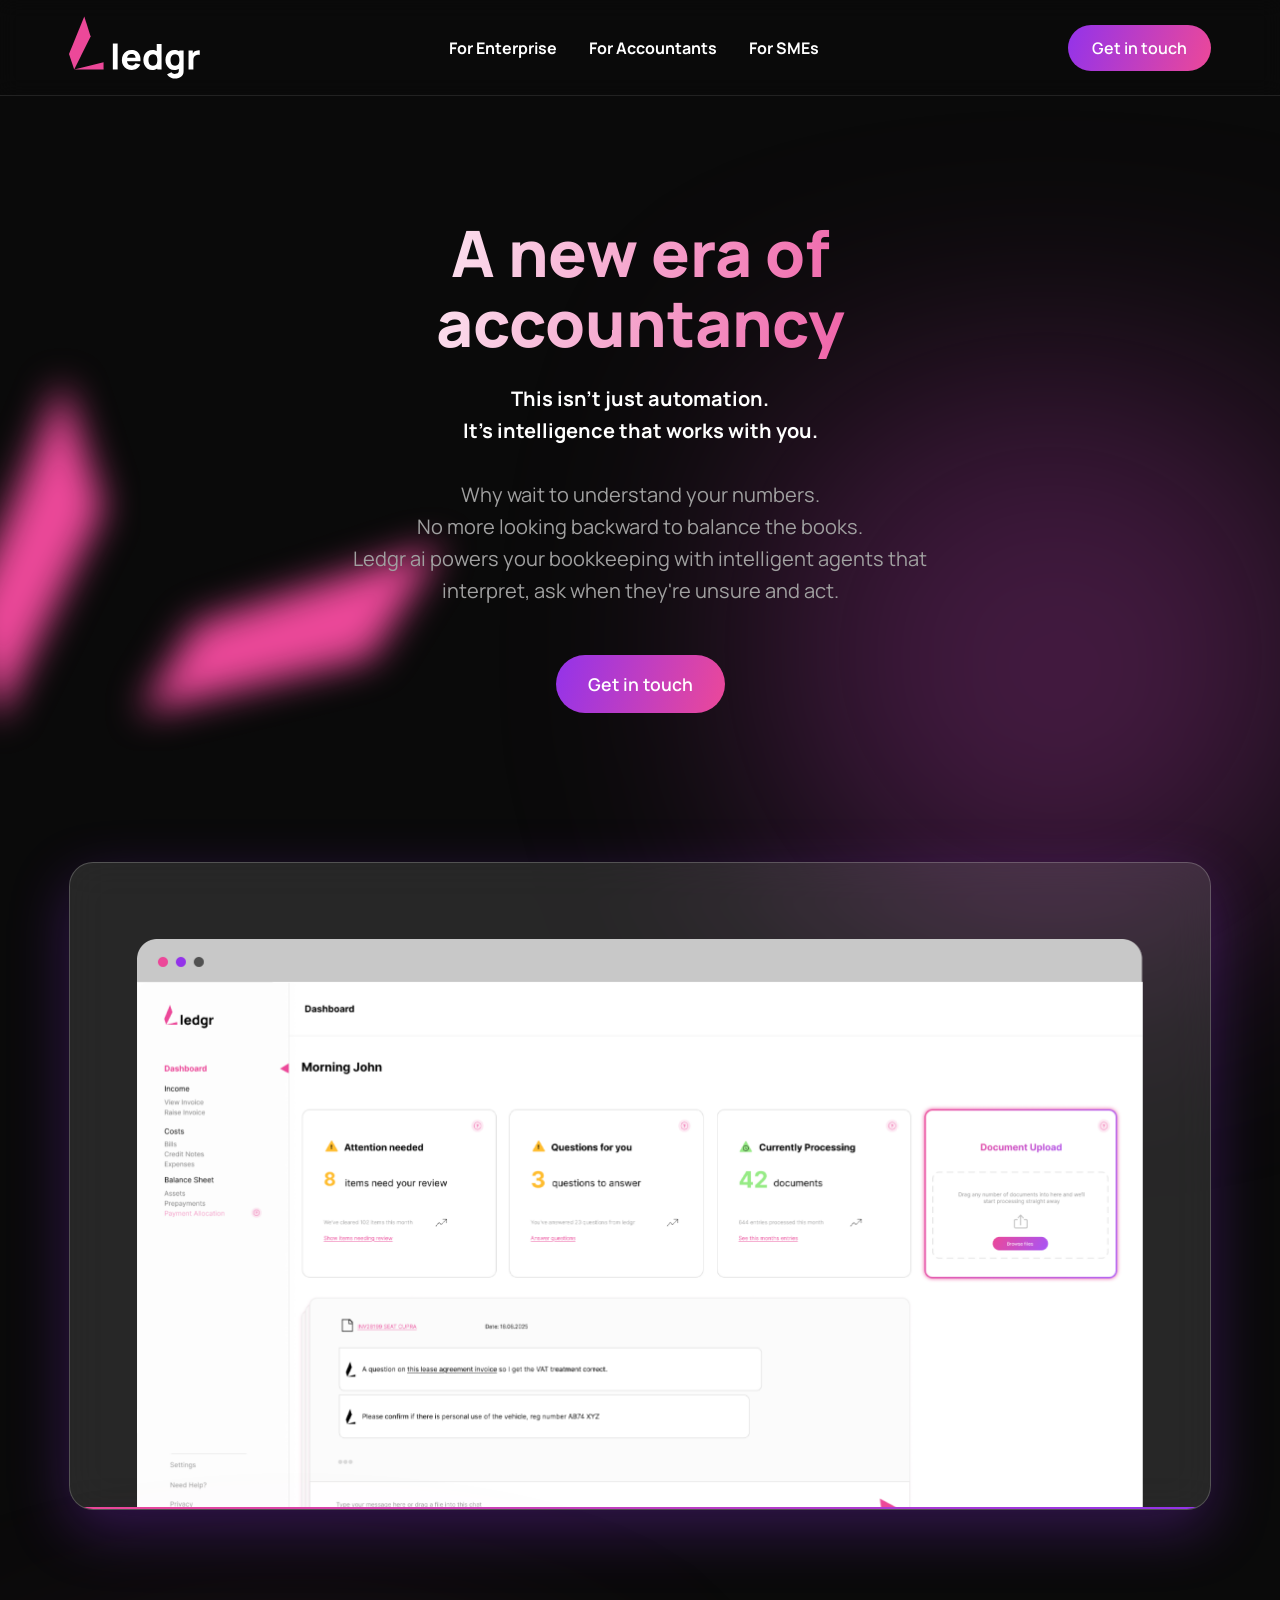
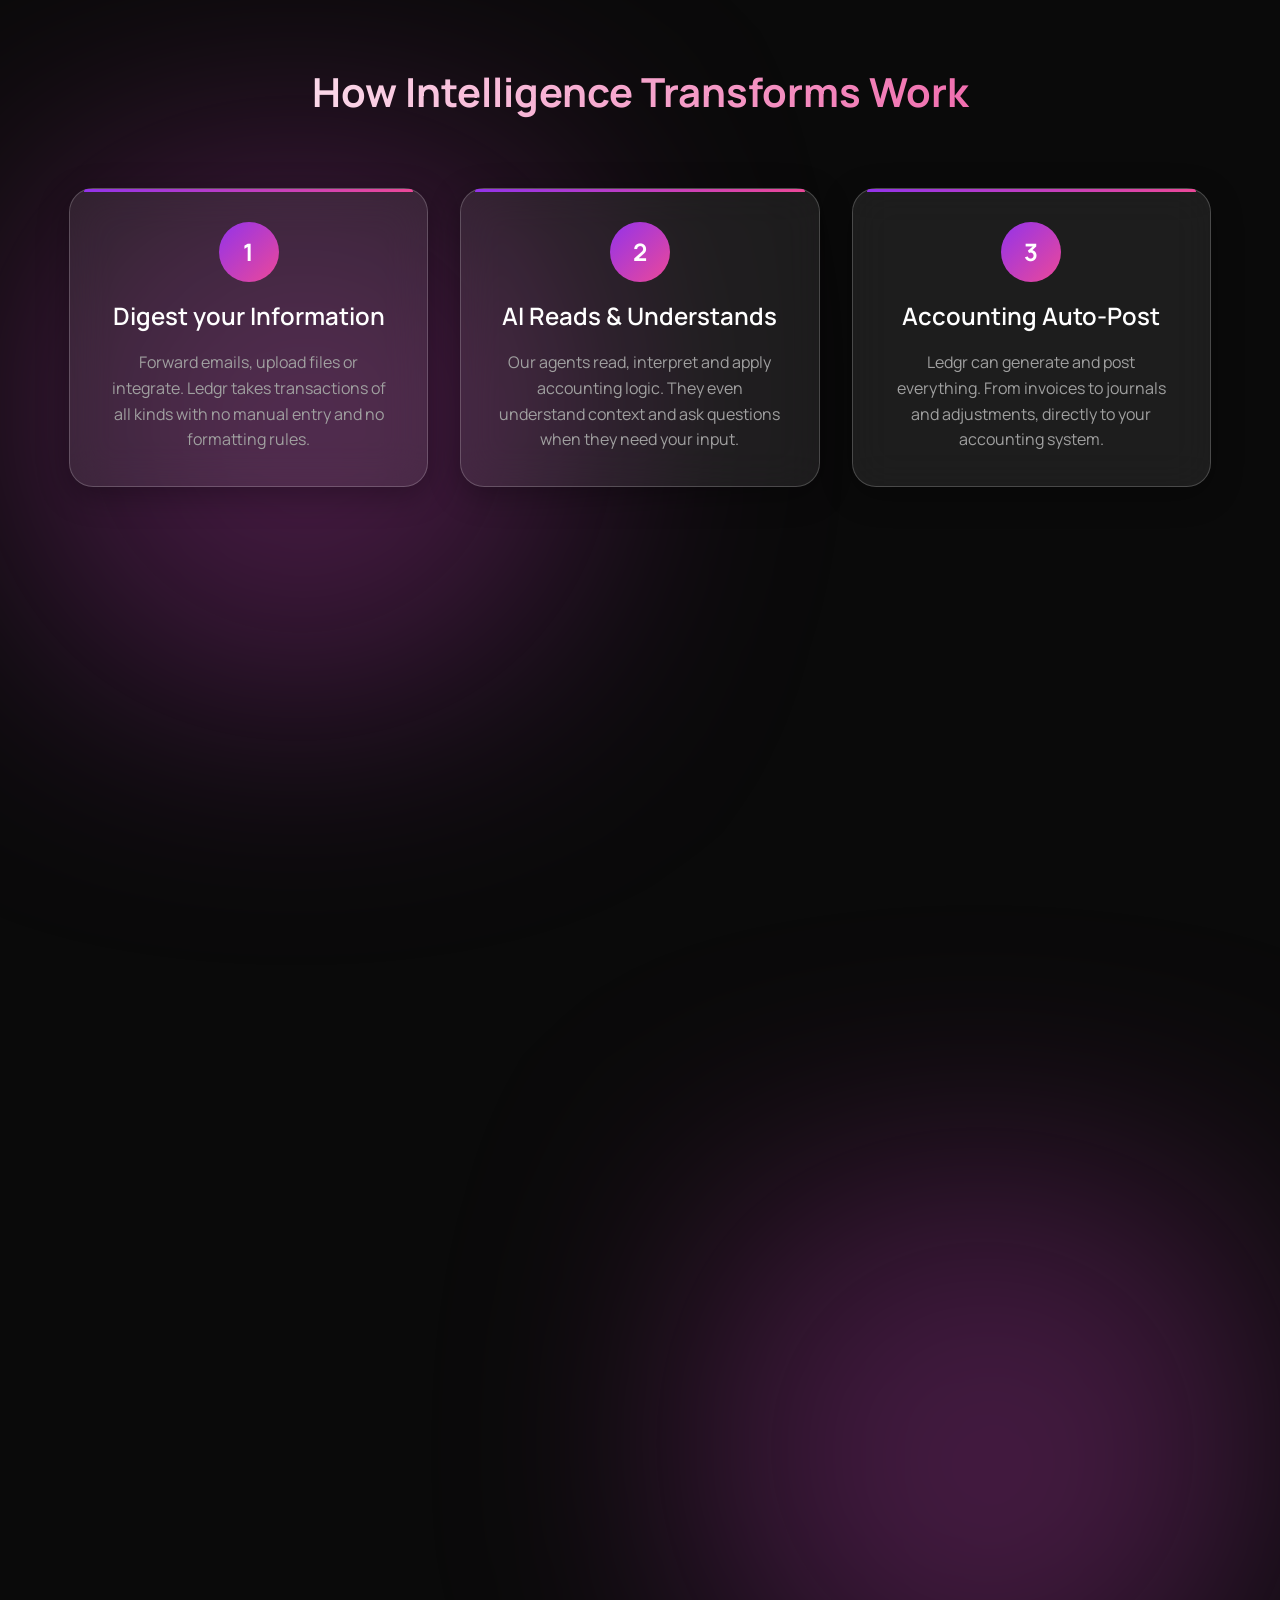
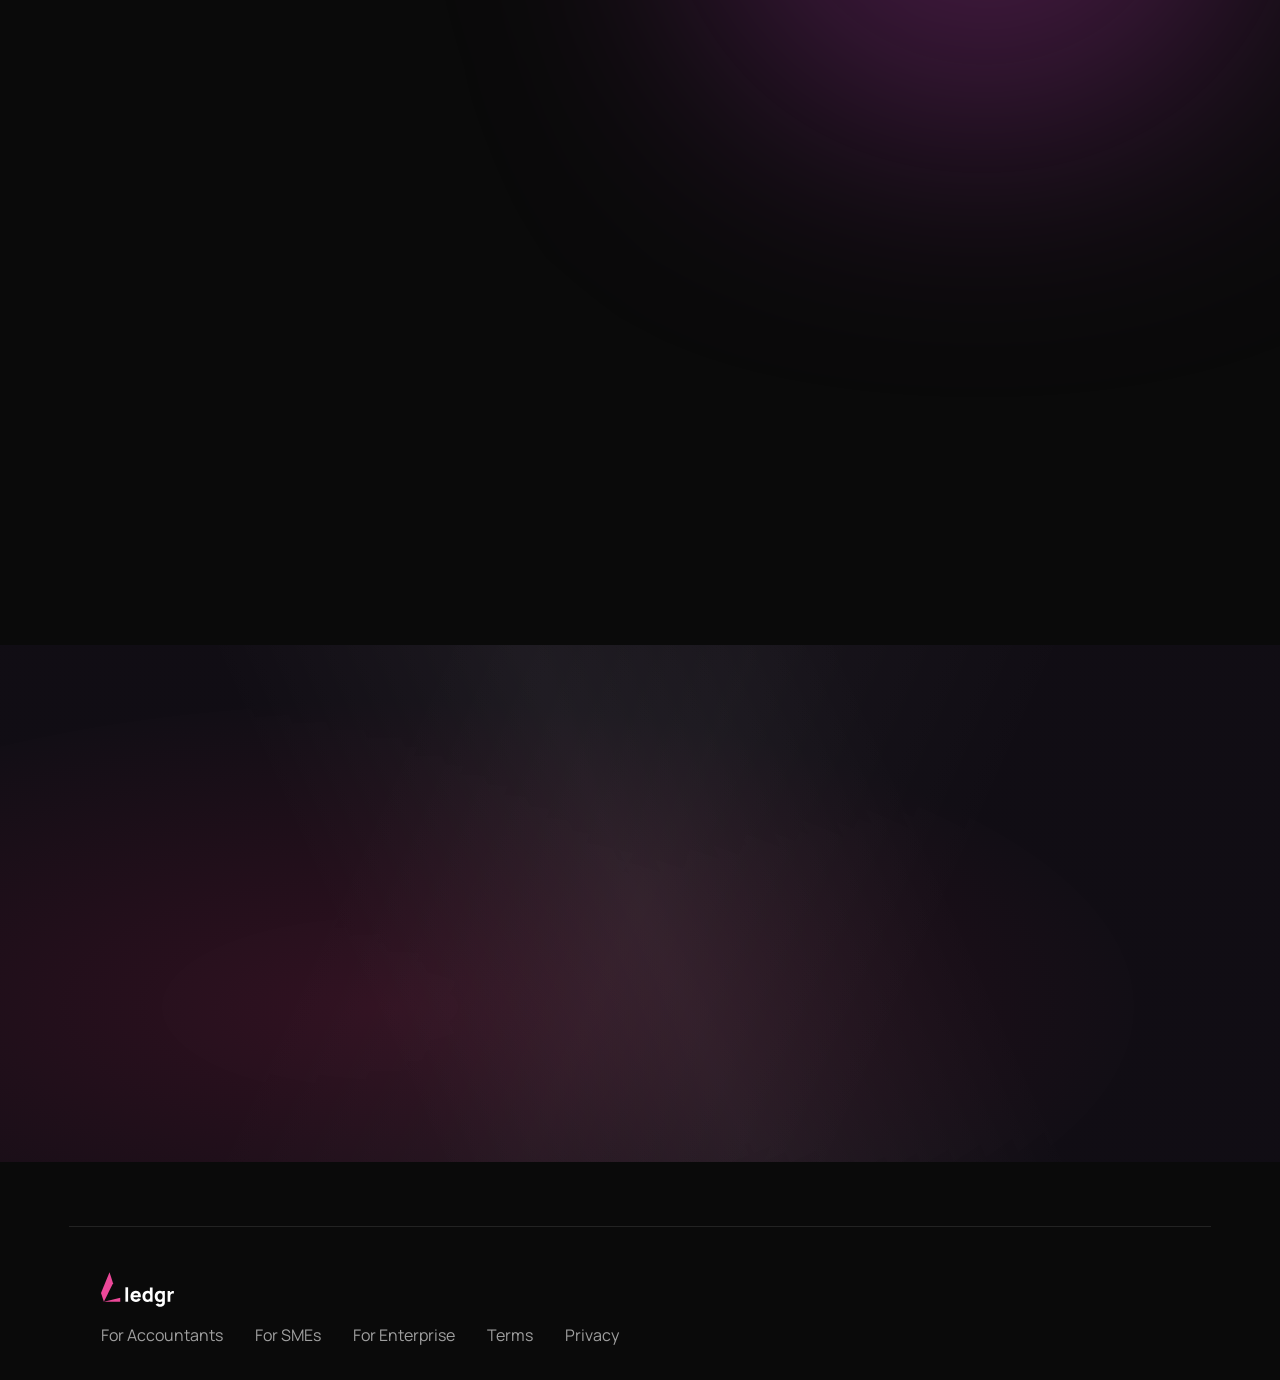
<file: index.html>
<!DOCTYPE html>
<html lang="en-GB">
<head>
	<meta charset="utf-8">
	<meta name="viewport" content="width=device-width, initial-scale=1">
	<link rel="shortcut icon" href="./images/favicon.png" />

	<link rel="preconnect" href="https://fonts.googleapis.com">
	<link rel="preconnect" href="https://fonts.gstatic.com" crossorigin>
	<link href="https://fonts.googleapis.com/css2?family=Manrope:wght@200..800&display=swap" rel="stylesheet">
	<link rel="stylesheet" href="https://sibforms.com/forms/end-form/build/sib-styles.css">
	<link rel="stylesheet" href="./css/main.css?v=2" type="text/css" media="all" />

	<title>Ledgr - A new era of accountancy</title>
</head>
<body>

	<header id="site-header">
		<div class="container">
			<a href="/"><img src="./images/logo.svg" alt="ledgr logo" /></a>
			<nav>
				<ul>
					<li><a href="./for-enterprise">For Enterprise</a></li>
					<li><a href="./for-accountants">For Accountants</a></li>
					<li><a href="./for-business">For SMEs</a></li>
				</ul>
			</nav>
			<div class="header-right">
				<a href="#get-a-demo" class="button modal-link"><span>Get in touch</span></a>
				<a href="#" class="button button-secondary toggle-nav"><span>Menu</span></a>
			</div>
		</div>
	</header>

	<div id="primary">

		<section class="page-block page-block-masthead">
			<span class="masthead-parallax-a"></span>
			<span class="masthead-parallax-b"></span>
			<div class="container">
				<article class="animate" data-animate="fadeInUp">
					<h1>A new era of accountancy</h1>
					<h2>This isn't just automation. <br/>It's intelligence that works with you.</h2>
					<p>Why wait to understand your numbers. <br/>No more looking backward to balance the books. <br/>Ledgr ai powers your bookkeeping with intelligent agents that interpret, ask when they're unsure and act.</p>
				</article>
				<div class="buttons">
					<a href="#get-a-demo" class="button modal-link animate animated-delay-600" data-animate="fadeInUp"><span>Get in touch</span></a>
				</div>
			</div>
		</section>

		<section class="page-block page-block-video">
			<div class="container">
				<div class="video-holder">
					<img src="./images/video-demo-placholder.png" alt="Screenshot of ledgr dashboard" class="animate" data-animate="fadeInUp" />
				</div>
			</div>
		</section>

		<section class="page-block page-block-how-it-works">
			<div class="container">
				<h2 class="animate" data-animate="fadeInUp">How Intelligence Transforms Work</h2>
				<div class="how-it-works">
					<div class="how-it-works-card animate animated-delay-200" data-animate="fadeInUp">
						<span class="how-it-works-card-number">1</span>
						<h3>Digest your Information</h3>
						<p>Forward emails, upload files or integrate. Ledgr takes transactions of all kinds with no manual entry and no formatting rules.</p>
					</div>
					<div class="how-it-works-card animate animated-delay-400" data-animate="fadeInUp">
						<span class="how-it-works-card-number">2</span>
						<h3>AI Reads & Understands</h3>
						<p>Our agents read, interpret and apply accounting logic. They even understand context and ask questions when they need your input.</p>
					</div>
					<div class="how-it-works-card animate animated-delay-600" data-animate="fadeInUp">
						<span class="how-it-works-card-number">3</span>
						<h3>Accounting Auto-Post</h3>
						<p>Ledgr can generate and post everything. From invoices to journals and adjustments, directly to your accounting system.</p>
					</div>
				</div>
				<div class="buttons animate" data-animate="fadeInUp">
					<a href="#get-a-demo" class="button modal-link"><span>Get in touch</span></a>
				</div>
			</div>
		</section>

		<section class="page-block page-block-built-for">
			<div class="container">
				<h2 class="animate" data-animate="fadeInUp">Built for the Future of Finance</h2>
				<div class="built-for">
					<div class="built-for-card built-for-card-two-thirds animate animated-delay-200" data-animate="fadeInUp">
						<span class="built-for-card-icon">🧠</span>
						<h3>Intelligence On Tap</h3>
						<p>Ledgr’s specialist agents handle every step — from understanding documents and applying VAT to generating journals and posting the entries. Smart, coordinated, and always working in the background</p>
					</div>
					<div class="built-for-card built-for-card-third animate animated-delay-400" data-animate="fadeInUp">
						<span class="built-for-card-icon">⚡</span>
						<h3>Real-Time Processing</h3>
						<p>Transactions are interpreted, coded and posted within minutes, not hours or days.</p>
					</div>
					<div class="built-for-card built-for-card-third animate animated-delay-600" data-animate="fadeInUp">
						<span class="built-for-card-icon">🔒</span>
						<h3>Secure By Design</h3>
						<p>Enterprise-grade encryption, audit trails and secure infrastructure. Ledgr is built for trust.</p>
					</div>
					<div class="built-for-card built-for-card-two-thirds animate animated-delay-800" data-animate="fadeInUp">
						<span class="built-for-card-icon">🕹️</span>
						<h3>Stay In Control</h3>
						<p>Review, approve or override entries before or after they're posted. Ledgr handles the work but you make the calls. </p>
					</div>
					<div class="built-for-card built-for-card-half animate animated-delay-1000" data-animate="fadeInUp">
						<span class="built-for-card-icon">🎯</span>
						<h3>Designed to Add Value</h3>
						<p>Ledgr reduces effort, increases accuracy and scales your capacity so you can grow and deliver more without adding overhead.</p>
					</div>
					<div class="built-for-card built-for-card-half animate animated-delay-1200" data-animate="fadeInUp">
						<span class="built-for-card-icon">🚀</span>
						<h3>Scale Effortlessly</h3>
						<p>Handle 10 or 10,000. Ledgr scales with your workload so you don't have to add complexity or headcount.</p>
					</div>
				</div>
			</div>
		</section>

		<section class="page-block page-block-works-with">
			<div class="container">
				<div class="works-with-heading animate" data-animate="fadeInUp">
					<h2>Built To Work With Your Existing Tools</h2>
				</div>
				<div class="works-with">
					<img src="./images/works-with-logos/xero.png" alt="Xero" class="animate animated-delay-200" data-animate="fadeInUp" />
					<img src="./images/works-with-logos/qb.png" alt="QuickBooks" class="animate animated-delay-400" data-animate="fadeInUp" />
					<img src="./images/works-with-logos/iris.png" alt="Iris" class="animate animated-delay-600" data-animate="fadeInUp" />
					<img src="./images/works-with-logos/api.png" alt="api" class="animate animated-delay-800" data-animate="fadeInUp" />
					<img src="./images/works-with-logos/excel.png" alt="Excel" class="animate animated-delay-1000" data-animate="fadeInUp" />
				</div>
			</div>
		</section>

		<section class="page-block page-block-shape-the-future">
			<div class="container">
				<h2 class="animate" data-animate="fadeInUp">Shape the Future</h2>
				<p class="animate animated-delay-200" data-animate="fadeInUp">Join forward-thinking accountants and business owners who are defining what comes next. Early access means early advantage.</p>
				<div class="buttons animate animated-delay-400" data-animate="fadeInUp">
					<a href="#get-a-demo" class="button modal-link"><span>Get in touch</span></a>
				</div>
			</div>
		</section>

		<footer id="site-footer">
			<div class="container">
				<img src="./images/logo.svg" alt="ledgr logo" class="footer-logo" />
				<nav>
					<ul>
						<li><a href="./for-accountants">For Accountants</a></li>
						<li><a href="./for-business">For SMEs</a></li>
						<li><a href="./for-enterprise">For Enterprise</a></li>
						<li><a href="./terms">Terms</a></li>
						<li><a href="./privacy">Privacy</a></li>
					</ul>
				</nav>
			</div>
		</footer>

	</div>

	<!-- Start of modal forms -->
	<div class="modal-back"></div>
	<div class="modal-window">
		<span class="modal-window-gradient"></span>
		<a href="#" class="close-modal-window-link close-modal-window">Close</a>
		<div class="modal-window-content">

			<div class="modal-form">
				<div class="modal-form-heading">
					<h5>Get in touch with Ledgr</h5>
					<p>Contact us for more information or to book a meeting or start a conversation with the team.</p>
				</div>

				<div class="sib-form">
				    <div id="sib-form-container" class="sib-form-container">
				        <div
				            id="error-message"
				            class="sib-form-message-panel"
				        >
				            <div class="sib-form-message-panel__text sib-form-message-panel__text--center">
				                <svg viewBox="0 0 512 512" class="sib-icon sib-notification__icon">
				                    <path
				                        d="M256 40c118.621 0 216 96.075 216 216 0 119.291-96.61 216-216 216-119.244 0-216-96.562-216-216 0-119.203 96.602-216 216-216m0-32C119.043 8 8 119.083 8 256c0 136.997 111.043 248 248 248s248-111.003 248-248C504 119.083 392.957 8 256 8zm-11.49 120h22.979c6.823 0 12.274 5.682 11.99 12.5l-7 168c-.268 6.428-5.556 11.5-11.99 11.5h-8.979c-6.433 0-11.722-5.073-11.99-11.5l-7-168c-.283-6.818 5.167-12.5 11.99-12.5zM256 340c-15.464 0-28 12.536-28 28s12.536 28 28 28 28-12.536 28-28-12.536-28-28-28z"
				                    />
				                </svg>
				                <span class="sib-form-message-panel__inner-text"> Your data could not be saved. Please try again. </span>
				            </div>
				        </div>
				        <div></div>
				        <div
				            id="success-message"
				            class="sib-form-message-panel"
				            
				        >
				        	<div class="modal-form-success">
								<h5>Thanks, we've got it!</h5>
								<p>Thanks for reaching out.<br/>A member of the Ledgr team will be in touch shortly.</p>
								<div class="buttons">
									<a href="/" class="button close-modal-window-link"><span>Back to site</span></a>
								</div>
							</div>
				        	<span class="sib-form-message-panel__inner-text" style="position: absolute; left: -9999px;">
				        	</span>
				        </div>
				        <div></div>
				        <div
				            id="sib-container"
				            class="sib-container--large sib-container--vertical"
				            
				        >
				            <form
				                id="sib-form"
				                method="POST"
				                action="https://a8857b0c.sibforms.com/serve/[base64]"
				                data-type="subscription"
				            >
				                <div>
				                    <div class="modal-form-field sib-input sib-form-block">
				                        <div class="form__entry entry_block">
				                            <div class="form__label-row">
				                                <label
				                                    class="entry__label"
				                                    for="FIRSTNAME"
				                                    data-required="*"
				                                >
				                                    First name
				                                </label>
				                                <div class="entry__field"><input class="input" maxlength="200" type="text" id="FIRSTNAME" name="FIRSTNAME" autocomplete="off" placeholder="" data-required="true" required /></div>
				                            </div>
				                            <label
				                                class="entry__error entry__error--primary"
				                            >
				                            </label>
				                        </div>
				                    </div>
				                </div>
				                <div>
				                    <div class="modal-form-field sib-input sib-form-block">
				                        <div class="form__entry entry_block">
				                            <div class="form__label-row">
				                                <label
				                                    class="entry__label"
				                                    for="LASTNAME"
				                                    data-required="*"
				                                >
				                                    Last name
				                                </label>
				                                <div class="entry__field"><input class="input" maxlength="200" type="text" id="LASTNAME" name="LASTNAME" autocomplete="off" placeholder="" data-required="true" required /></div>
				                            </div>
				                            <label
				                                class="entry__error entry__error--primary"
				                            >
				                            </label>
				                        </div>
				                    </div>
				                </div>
				                <div>
				                    <div class="modal-form-field sib-input sib-form-block">
				                        <div class="form__entry entry_block">
				                            <div class="form__label-row">
				                                <label
				                                    class="entry__label"
				                                    for="COMPANY"
				                                    data-required="*"
				                                >
				                                    Company
				                                </label>
				                                <div class="entry__field"><input class="input" maxlength="200" type="text" id="COMPANY" name="COMPANY" autocomplete="off" placeholder="" data-required="true" required /></div>
				                            </div>
				                            <label
				                                class="entry__error entry__error--primary"
				                            >
				                            </label>
				                        </div>
				                    </div>
				                </div>
				                <div>
				                    <div class="modal-form-field sib-input sib-form-block">
				                        <div class="form__entry entry_block">
				                            <div class="form__label-row">
				                                <label class="entry__label" for="EMAIL" data-required="*">
				                                    Email
				                                </label>
				                                <div class="entry__field"><input class="input" type="text" id="EMAIL" name="EMAIL" autocomplete="off" placeholder="" data-required="true" required /></div>
				                            </div>
				                            <label
				                                class="entry__error entry__error--primary"
				                            >
				                            </label>
				                        </div>
				                    </div>
				                </div>
				                <div>
				                    <div class="sib-form-block">
				                        <button
				                            class="sib-form-block__button sib-form-block__button-with-loader button"
				                            form="sib-form"
				                            type="submit"
				                        >
				                            <svg class="icon clickable__icon progress-indicator__icon sib-hide-loader-icon" viewBox="0 0 512 512">
				                                <path
				                                    d="M460.116 373.846l-20.823-12.022c-5.541-3.199-7.54-10.159-4.663-15.874 30.137-59.886 28.343-131.652-5.386-189.946-33.641-58.394-94.896-95.833-161.827-99.676C261.028 55.961 256 50.751 256 44.352V20.309c0-6.904 5.808-12.337 12.703-11.982 83.556 4.306 160.163 50.864 202.11 123.677 42.063 72.696 44.079 162.316 6.031 236.832-3.14 6.148-10.75 8.461-16.728 5.01z"
				                                />
				                            </svg>
				                            Submit
				                        </button>
				                    </div>
				                </div>
				                <input type="text" name="email_address_check" value="" class="input--hidden" /> <input type="hidden" name="locale" value="en" />
				            </form>
				        </div>
				    </div>
				</div>





			

		</div>
	</div>
	<!-- End of modal forms -->

<script>
    window.REQUIRED_CODE_ERROR_MESSAGE = "Please choose a country code";
    window.LOCALE = "en";
    window.EMAIL_INVALID_MESSAGE = window.SMS_INVALID_MESSAGE = "The information provided is invalid. Please review the field format and try again.";
    window.REQUIRED_ERROR_MESSAGE = "This field cannot be left blank. ";
    window.GENERIC_INVALID_MESSAGE = "The information provided is invalid. Please review the field format and try again.";
    window.translation = { common: { selectedList: "{quantity} list selected", selectedLists: "{quantity} lists selected", selectedOption: "{quantity} selected", selectedOptions: "{quantity} selected" } };
    var AUTOHIDE = Boolean(0);
</script>
<script defer src="https://sibforms.com/forms/end-form/build/main.js"></script>


	<script type="text/javascript" src="./js/jquery.js"></script>
	<script type="text/javascript" src="./js/script.js?v=1"></script>

</body>
</html>
</file>
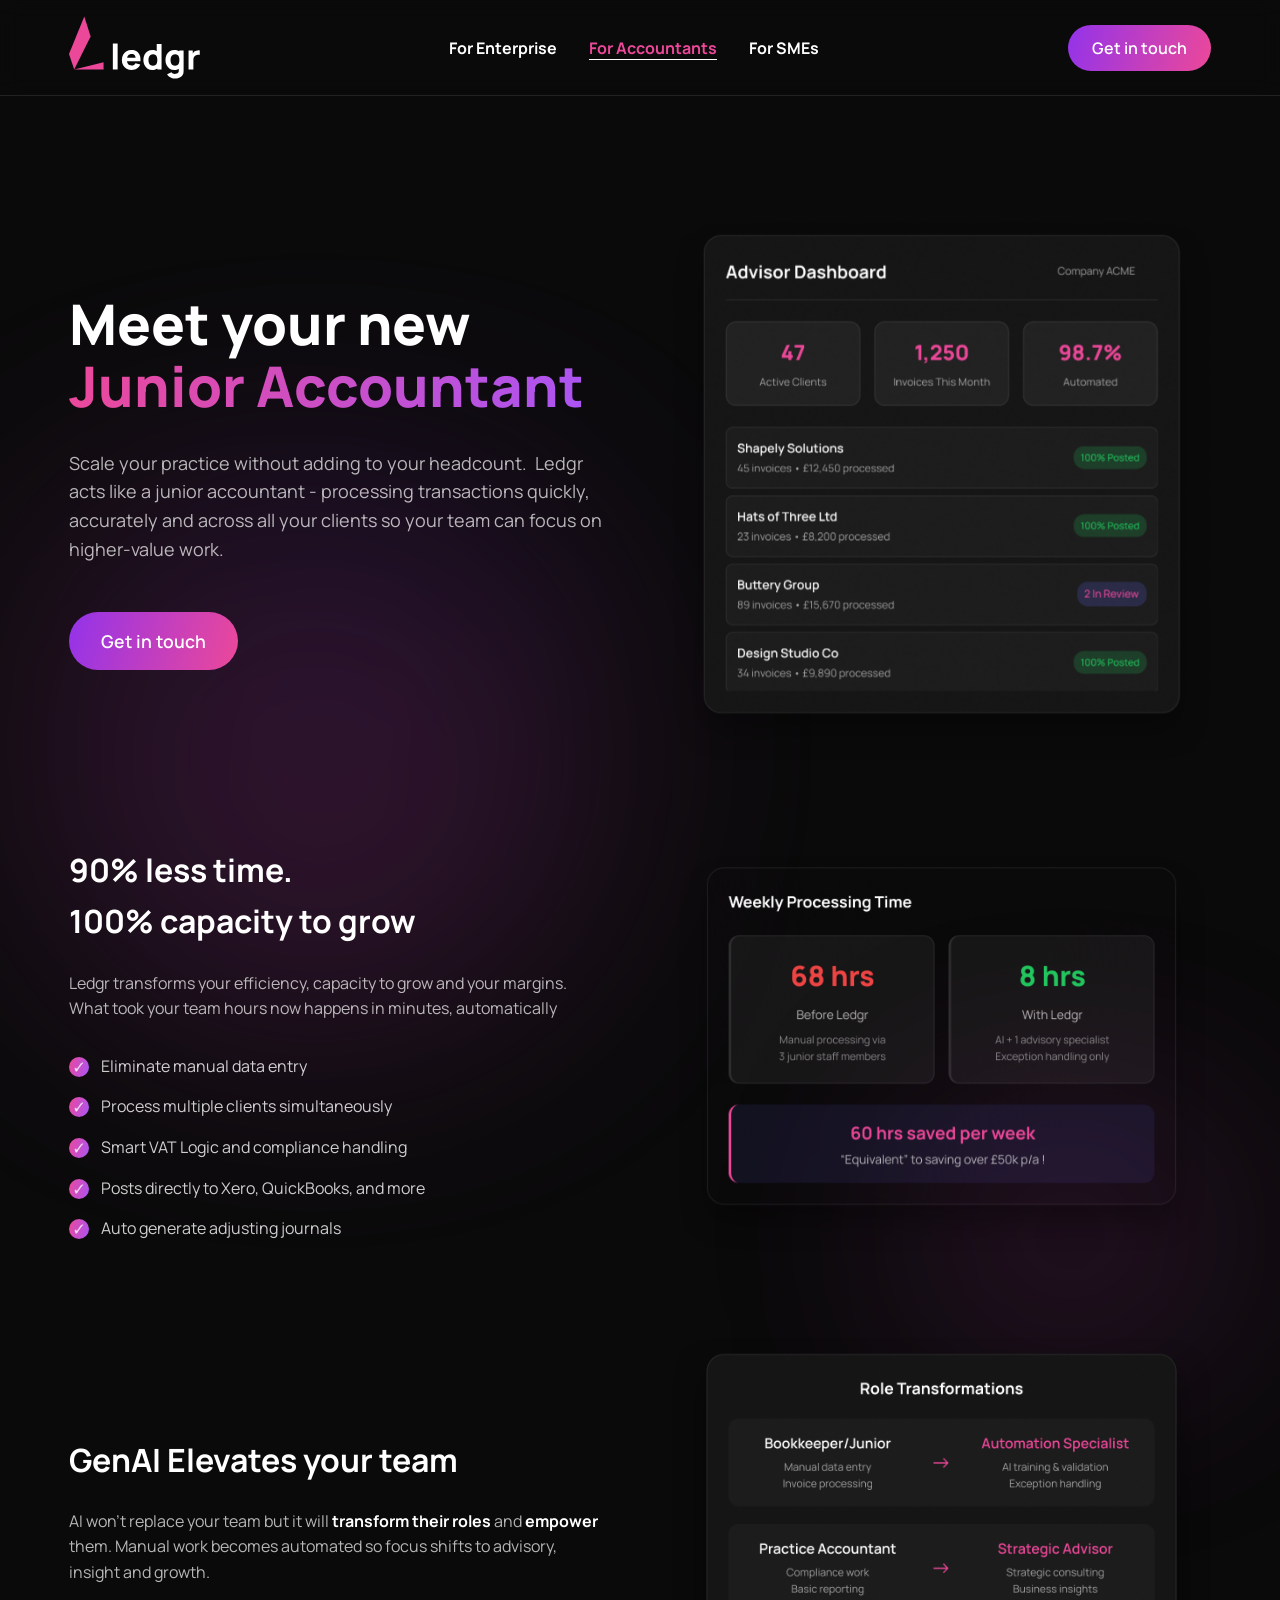
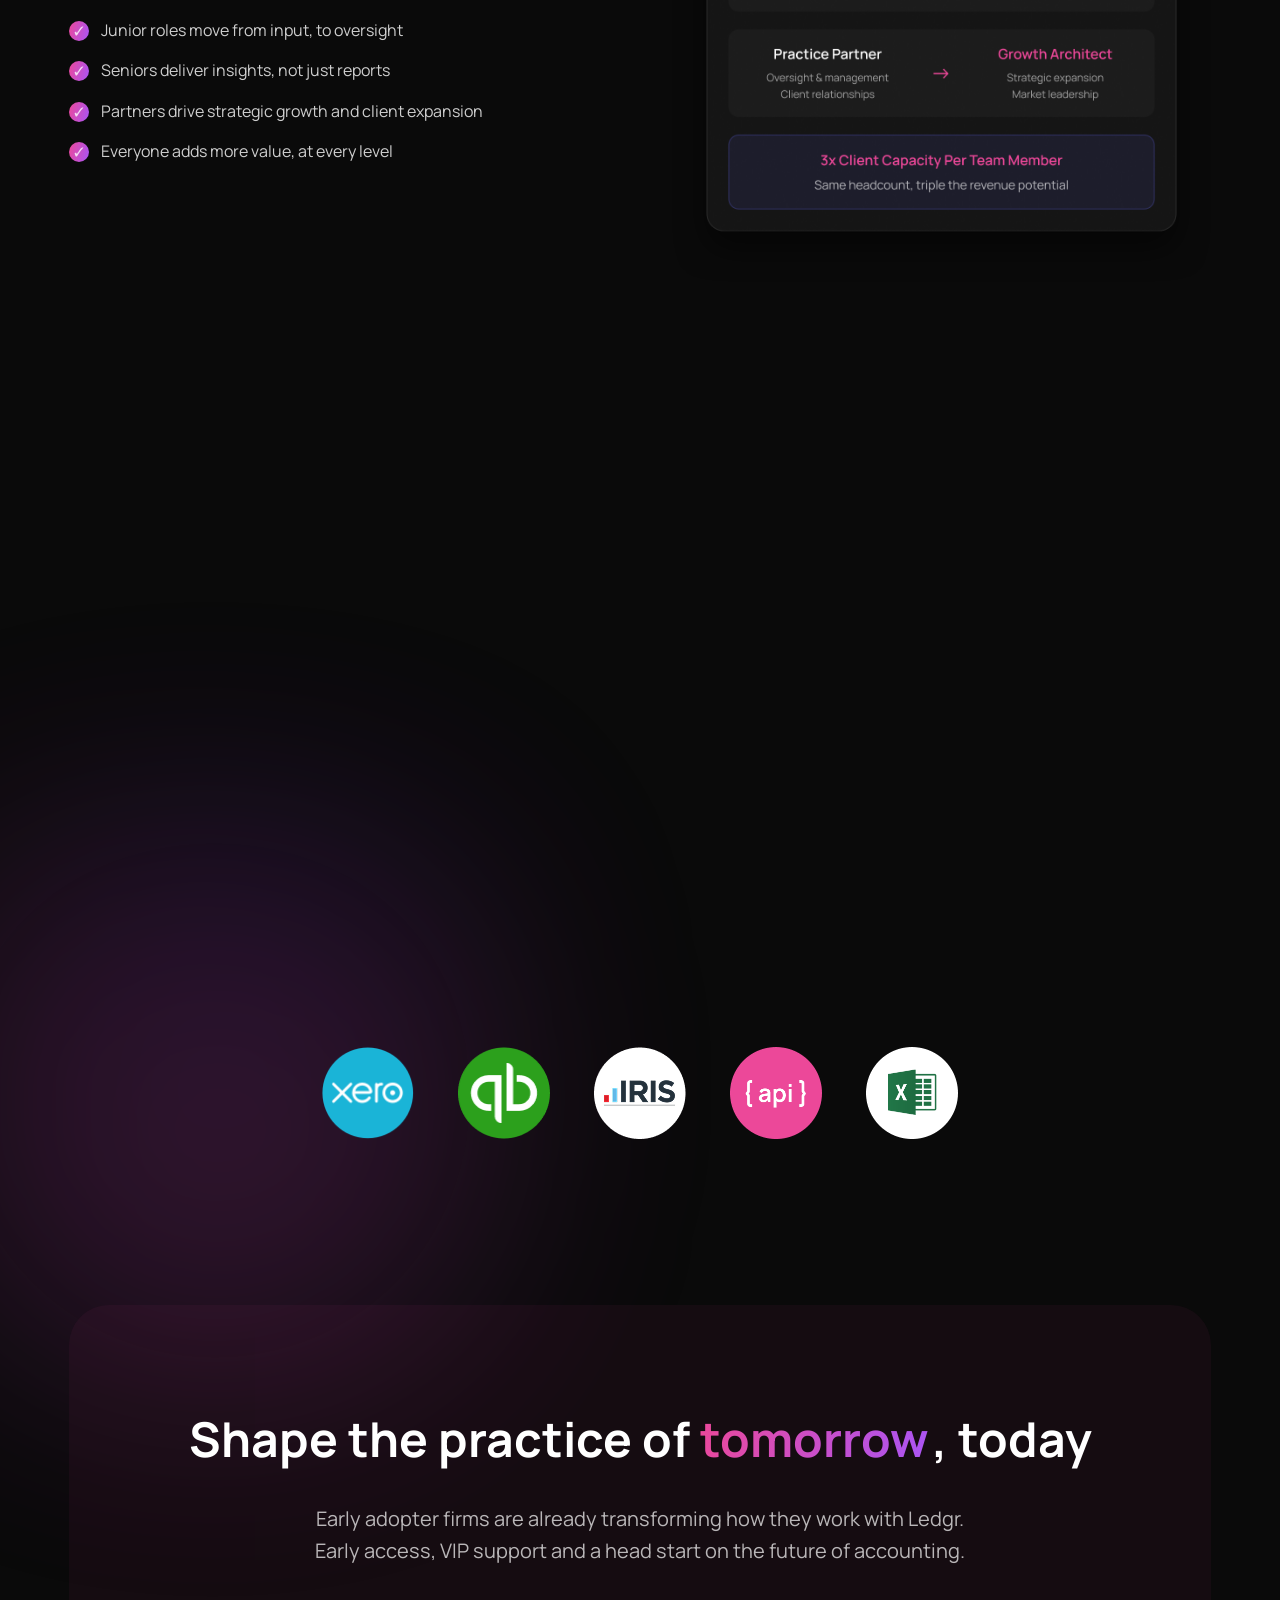
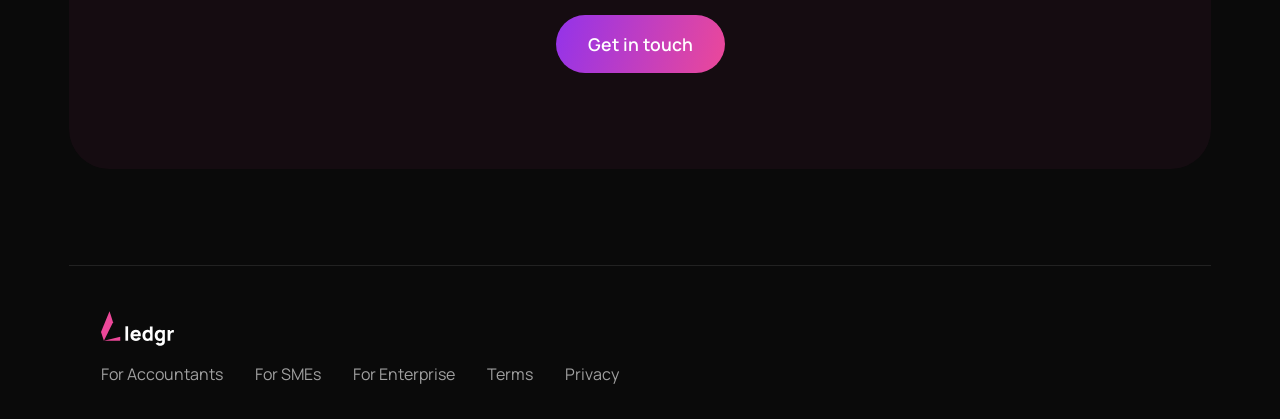
<file: for-accountants/index.html>
<!DOCTYPE html>
<html lang="en-GB">
<head>
	<meta charset="utf-8">
	<meta name="viewport" content="width=device-width, initial-scale=1">
	<link rel="shortcut icon" href="../images/favicon.png" />

	<link rel="preconnect" href="https://fonts.googleapis.com">
	<link rel="preconnect" href="https://fonts.gstatic.com" crossorigin>
	<link href="https://fonts.googleapis.com/css2?family=Manrope:wght@200..800&display=swap" rel="stylesheet">
	<link rel="stylesheet" href="https://sibforms.com/forms/end-form/build/sib-styles.css">
	<link rel="stylesheet" href="../css/main.css?v=2" type="text/css" media="all" />

	<title>Ledgr - A new era of accountancy</title>
</head>
<body>

	<header id="site-header">
		<div class="container">
			<a href="/"><img src="../images/logo.svg" alt="ledgr logo" /></a>
			<nav>
				<ul>
					<li><a href="../for-enterprise">For Enterprise</a></li>
					<li class="current-page"><a href="../for-accountants">For Accountants</a></li>
					<li><a href="../for-business">For SMEs</a></li>
				</ul>
			</nav>
			<div class="header-right">
				<a href="#get-a-demo" class="button modal-link"><span>Get in touch</span></a>
				<a href="#" class="button button-secondary toggle-nav"><span>Menu</span></a>
			</div>
		</div>
	</header>

	<div id="primary">

		<section class="page-block page-block-image-and-content page-block-accountants-banner">
			<div class="container">
				<div class="image-and-content image-on-right">
					<figure class="image-holder animate animated-delay-200" data-animate="fadeInUp">
						<img src="../images/accountants-image-1.png" alt="" />
					</figure>
					<article class="page-banner-text animate" data-animate="fadeInUp">
						<h1>Meet your new <span>Junior Accountant</span></h1>
						<p>Scale your practice without adding to your headcount.  Ledgr acts like a junior accountant - processing transactions quickly, accurately and across all your clients so your team can focus on higher-value work.</p>
						<div class="buttons">
							<a href="#get-a-demo" class="button modal-link animate animated-delay-600" data-animate="fadeInUp"><span>Get in touch</span></a>
						</div>
					</article>
				</div>
			</div>
		</section>

		<section class="page-block page-block-image-and-content page-block-accountants-content-1">
			<div class="container">
				<div class="image-and-content image-on-right">
					<figure class="image-holder animate animated-delay-200" data-animate="fadeInUp">
						<img src="../images/accountants-image-savings.png" alt="" />
					</figure>
					<article class="animate" data-animate="fadeInUp">
						<h2>90% less time. <br/>100% capacity to grow</h2>
						<p>Ledgr transforms your efficiency, capacity to grow and your margins. What took your team hours now happens in minutes, automatically</p>
						<ul class="tick-list">
							<li>Eliminate manual data entry </li>
							<li>Process multiple clients simultaneously</li>
							<li>Smart VAT Logic and compliance handling</li>
							<li>Posts directly to Xero, QuickBooks, and more</li>
							<li>Auto generate adjusting journals</li>
						</ul>
					</article>
				</div>
			</div>
		</section>

		<section class="page-block page-block-image-and-content page-block-accountants-content-2">
			<div class="container">
				<div class="image-and-content image-on-right">
					<figure class="image-holder animate animated-delay-200" data-animate="fadeInUp">
						<img src="../images/accountants-image-3.png" alt="" />
					</figure>
					<article class="animate" data-animate="fadeInUp">
						<h2>GenAI Elevates your team</h2>
						<p>AI won't replace your team but it will <strong>transform their roles</strong> and <strong>empower</strong> them. Manual work becomes automated so focus shifts to advisory, insight and growth.</p>
						<ul class="tick-list">
							<li>Junior roles move from input, to oversight</li>
							<li>Seniors deliver insights, not just reports</li>
							<li>Partners drive strategic growth and client expansion</li>
							<li>Everyone adds more value, at every level</li>
						</ul>
					</article>
				</div>
			</div>
		</section>

		<section class="page-block page-block-stats page-block-accountants-stats">
			<div class="container">
				<div class="stats-header animate" data-animate="fadeInUp">
					<h2>Numbers matter. <span>Here’s what to expect</span></h2>
					<p>Working closely with early adopters to deliver these outcomes and start to add real value</p>
				</div>
				<div class="stats-bar">
					<div class="stat animate animated-delay-200" data-animate="fadeInUp">
						<div class="stat-number">90%</div>
						<p>Reduction in <br/>processing time</p>
					</div>
					<div class="stat animate animated-delay-400" data-animate="fadeInUp">
						<div class="stat-number">3x</div>
						<p>Client capacity per team member</p>
					</div>
					<div class="stat animate animated-delay-600" data-animate="fadeInUp">
						<div class="stat-number">£125k +</div>
						<p>Estimated additional billable time p/a</p>
					</div>
					<div class="stat animate animated-delay-800" data-animate="fadeInUp">
						<div class="stat-number">48 hrs</div>
						<p>Setup and integration time</p>
					</div>
				</div>
			</div>
		</section>

		<section class="page-block page-block-works-with page-block-accountants-works-with">
			<div class="container">
				<div class="works-with-heading animate" data-animate="fadeInUp">
					<h2>Built To Work With Your Existing Tools</h2>
					<p>*Contact us for any specific tool at hello@ledgr.team</p>
				</div>
				<div class="works-with">
					<img src="../images/works-with-logos/xero.png" alt="Xero" class="animate animated-delay-200" data-animate="fadeInUp" />
					<img src="../images/works-with-logos/qb.png" alt="QuickBooks" class="animate animated-delay-400" data-animate="fadeInUp" />
					<img src="../images/works-with-logos/iris.png" alt="Iris" class="animate animated-delay-600" data-animate="fadeInUp" />
					<img src="../images/works-with-logos/api.png" alt="api" class="animate animated-delay-800" data-animate="fadeInUp" />
					<img src="../images/works-with-logos/excel.png" alt="Excel" class="animate animated-delay-1000" data-animate="fadeInUp" />
				</div>
			</div>
		</section>

		<section class="page-block page-block-call-to-action page-block-accountants-call-to-action">
			<div class="container">
				<div class="call-to-action">
					<h2 class="animate" data-animate="fadeInUp">Shape the practice of <span>tomorrow</span>, today</h2>
					<p class="animate animated-delay-200" data-animate="fadeInUp">Early adopter firms are already transforming how they work with Ledgr.<br/>Early access, VIP support and a head start on the future of accounting.</p>
					<div class="buttons animate animated-delay-400" data-animate="fadeInUp">
						<a href="#get-a-demo" class="button modal-link"><span>Get in touch</span></a>
					</div>
				</div>
			</div>
		</section>

		<footer id="site-footer">
			<div class="container">
				<img src="../images/logo.svg" alt="ledgr logo" class="footer-logo" />
				<nav>
					<ul>
						<li><a href="../for-accountants">For Accountants</a></li>
						<li><a href="../for-business">For SMEs</a></li>
						<li><a href="../for-enterprise">For Enterprise</a></li>
						<li><a href="../terms">Terms</a></li>
						<li><a href="../privacy">Privacy</a></li>
					</ul>
				</nav>
			</div>
		</footer>

	</div>

	<!-- Start of modal forms -->
	<div class="modal-back"></div>
	<div class="modal-window">
		<span class="modal-window-gradient"></span>
		<a href="#" class="close-modal-window-link close-modal-window">Close</a>
		<div class="modal-window-content">

			<div class="modal-form">
				<div class="modal-form-heading">
					<h5>Get in touch with Ledgr</h5>
					<p>Contact us for more information or to book a meeting or start a conversation with the team.</p>
				</div>

				<div class="sib-form">
				    <div id="sib-form-container" class="sib-form-container">
				        <div
				            id="error-message"
				            class="sib-form-message-panel"
				        >
				            <div class="sib-form-message-panel__text sib-form-message-panel__text--center">
				                <svg viewBox="0 0 512 512" class="sib-icon sib-notification__icon">
				                    <path
				                        d="M256 40c118.621 0 216 96.075 216 216 0 119.291-96.61 216-216 216-119.244 0-216-96.562-216-216 0-119.203 96.602-216 216-216m0-32C119.043 8 8 119.083 8 256c0 136.997 111.043 248 248 248s248-111.003 248-248C504 119.083 392.957 8 256 8zm-11.49 120h22.979c6.823 0 12.274 5.682 11.99 12.5l-7 168c-.268 6.428-5.556 11.5-11.99 11.5h-8.979c-6.433 0-11.722-5.073-11.99-11.5l-7-168c-.283-6.818 5.167-12.5 11.99-12.5zM256 340c-15.464 0-28 12.536-28 28s12.536 28 28 28 28-12.536 28-28-12.536-28-28-28z"
				                    />
				                </svg>
				                <span class="sib-form-message-panel__inner-text"> Your data could not be saved. Please try again. </span>
				            </div>
				        </div>
				        <div></div>
				        <div
				            id="success-message"
				            class="sib-form-message-panel"
				            
				        >
				        	<div class="modal-form-success">
								<h5>Thanks, we've got it!</h5>
								<p>Thanks for reaching out.<br/>A member of the Ledgr team will be in touch shortly.</p>
								<div class="buttons">
									<a href="/" class="button close-modal-window-link"><span>Back to site</span></a>
								</div>
							</div>
				        	<span class="sib-form-message-panel__inner-text" style="position: absolute; left: -9999px;">
				        	</span>
				        </div>
				        <div></div>
				        <div
				            id="sib-container"
				            class="sib-container--large sib-container--vertical"
				            
				        >
				            <form
				                id="sib-form"
				                method="POST"
				                action="https://a8857b0c.sibforms.com/serve/[base64]"
				                data-type="subscription"
				            >
				                <div>
				                    <div class="modal-form-field sib-input sib-form-block">
				                        <div class="form__entry entry_block">
				                            <div class="form__label-row">
				                                <label
				                                    class="entry__label"
				                                    for="FIRSTNAME"
				                                    data-required="*"
				                                >
				                                    First name
				                                </label>
				                                <div class="entry__field"><input class="input" maxlength="200" type="text" id="FIRSTNAME" name="FIRSTNAME" autocomplete="off" placeholder="" data-required="true" required /></div>
				                            </div>
				                            <label
				                                class="entry__error entry__error--primary"
				                            >
				                            </label>
				                        </div>
				                    </div>
				                </div>
				                <div>
				                    <div class="modal-form-field sib-input sib-form-block">
				                        <div class="form__entry entry_block">
				                            <div class="form__label-row">
				                                <label
				                                    class="entry__label"
				                                    for="LASTNAME"
				                                    data-required="*"
				                                >
				                                    Last name
				                                </label>
				                                <div class="entry__field"><input class="input" maxlength="200" type="text" id="LASTNAME" name="LASTNAME" autocomplete="off" placeholder="" data-required="true" required /></div>
				                            </div>
				                            <label
				                                class="entry__error entry__error--primary"
				                            >
				                            </label>
				                        </div>
				                    </div>
				                </div>
				                <div>
				                    <div class="modal-form-field sib-input sib-form-block">
				                        <div class="form__entry entry_block">
				                            <div class="form__label-row">
				                                <label
				                                    class="entry__label"
				                                    for="COMPANY"
				                                    data-required="*"
				                                >
				                                    Company
				                                </label>
				                                <div class="entry__field"><input class="input" maxlength="200" type="text" id="COMPANY" name="COMPANY" autocomplete="off" placeholder="" data-required="true" required /></div>
				                            </div>
				                            <label
				                                class="entry__error entry__error--primary"
				                            >
				                            </label>
				                        </div>
				                    </div>
				                </div>
				                <div>
				                    <div class="modal-form-field sib-input sib-form-block">
				                        <div class="form__entry entry_block">
				                            <div class="form__label-row">
				                                <label class="entry__label" for="EMAIL" data-required="*">
				                                    Email
				                                </label>
				                                <div class="entry__field"><input class="input" type="text" id="EMAIL" name="EMAIL" autocomplete="off" placeholder="" data-required="true" required /></div>
				                            </div>
				                            <label
				                                class="entry__error entry__error--primary"
				                            >
				                            </label>
				                        </div>
				                    </div>
				                </div>
				                <div>
				                    <div class="sib-form-block">
				                        <button
				                            class="sib-form-block__button sib-form-block__button-with-loader button"
				                            form="sib-form"
				                            type="submit"
				                        >
				                            <svg class="icon clickable__icon progress-indicator__icon sib-hide-loader-icon" viewBox="0 0 512 512">
				                                <path
				                                    d="M460.116 373.846l-20.823-12.022c-5.541-3.199-7.54-10.159-4.663-15.874 30.137-59.886 28.343-131.652-5.386-189.946-33.641-58.394-94.896-95.833-161.827-99.676C261.028 55.961 256 50.751 256 44.352V20.309c0-6.904 5.808-12.337 12.703-11.982 83.556 4.306 160.163 50.864 202.11 123.677 42.063 72.696 44.079 162.316 6.031 236.832-3.14 6.148-10.75 8.461-16.728 5.01z"
				                                />
				                            </svg>
				                            Submit
				                        </button>
				                    </div>
				                </div>
				                <input type="text" name="email_address_check" value="" class="input--hidden" /> <input type="hidden" name="locale" value="en" />
				            </form>
				        </div>
				    </div>
				</div>





			

		</div>
	</div>
	<!-- End of modal forms -->

<script>
    window.REQUIRED_CODE_ERROR_MESSAGE = "Please choose a country code";
    window.LOCALE = "en";
    window.EMAIL_INVALID_MESSAGE = window.SMS_INVALID_MESSAGE = "The information provided is invalid. Please review the field format and try again.";
    window.REQUIRED_ERROR_MESSAGE = "This field cannot be left blank. ";
    window.GENERIC_INVALID_MESSAGE = "The information provided is invalid. Please review the field format and try again.";
    window.translation = { common: { selectedList: "{quantity} list selected", selectedLists: "{quantity} lists selected", selectedOption: "{quantity} selected", selectedOptions: "{quantity} selected" } };
    var AUTOHIDE = Boolean(0);
</script>
<script defer src="https://sibforms.com/forms/end-form/build/main.js"></script>


	<script type="text/javascript" src="../js/jquery.js"></script>
	<script type="text/javascript" src="../js/script.js?v=1"></script>

</body>
</html>
</file>
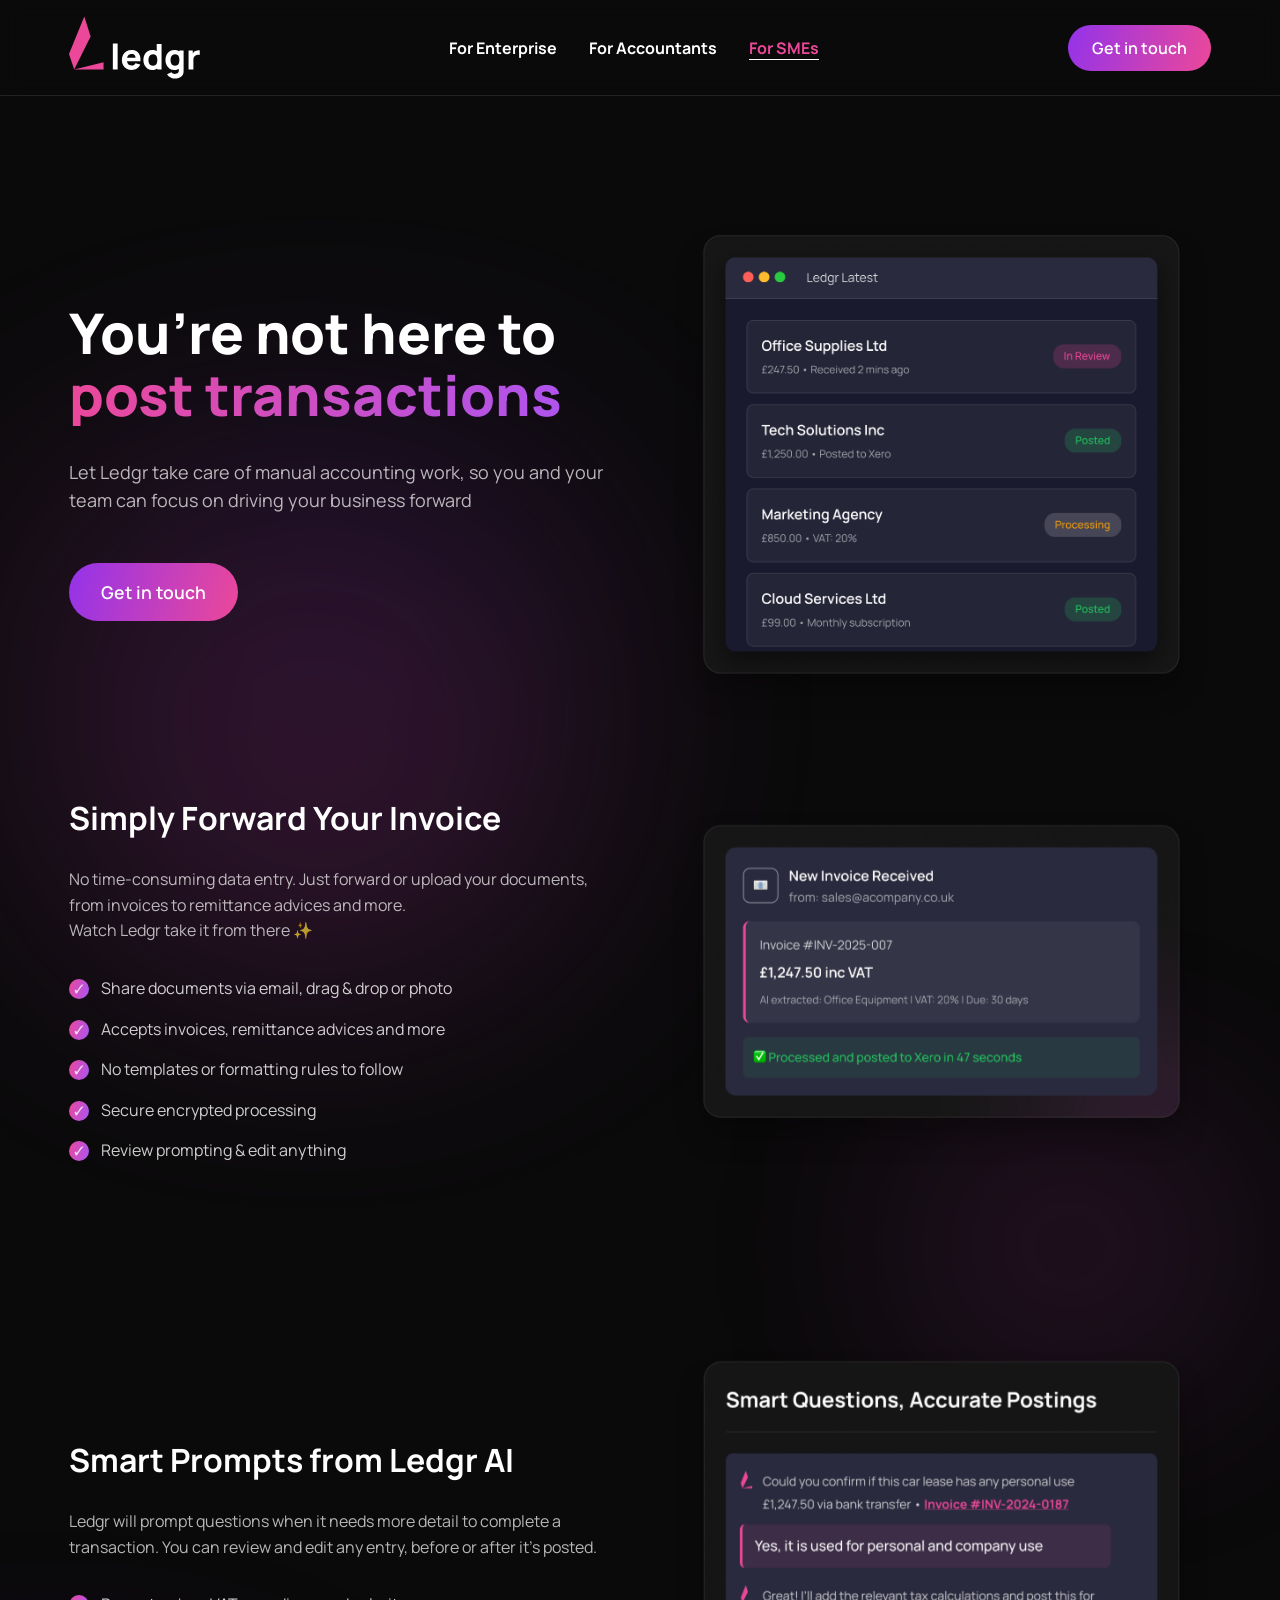
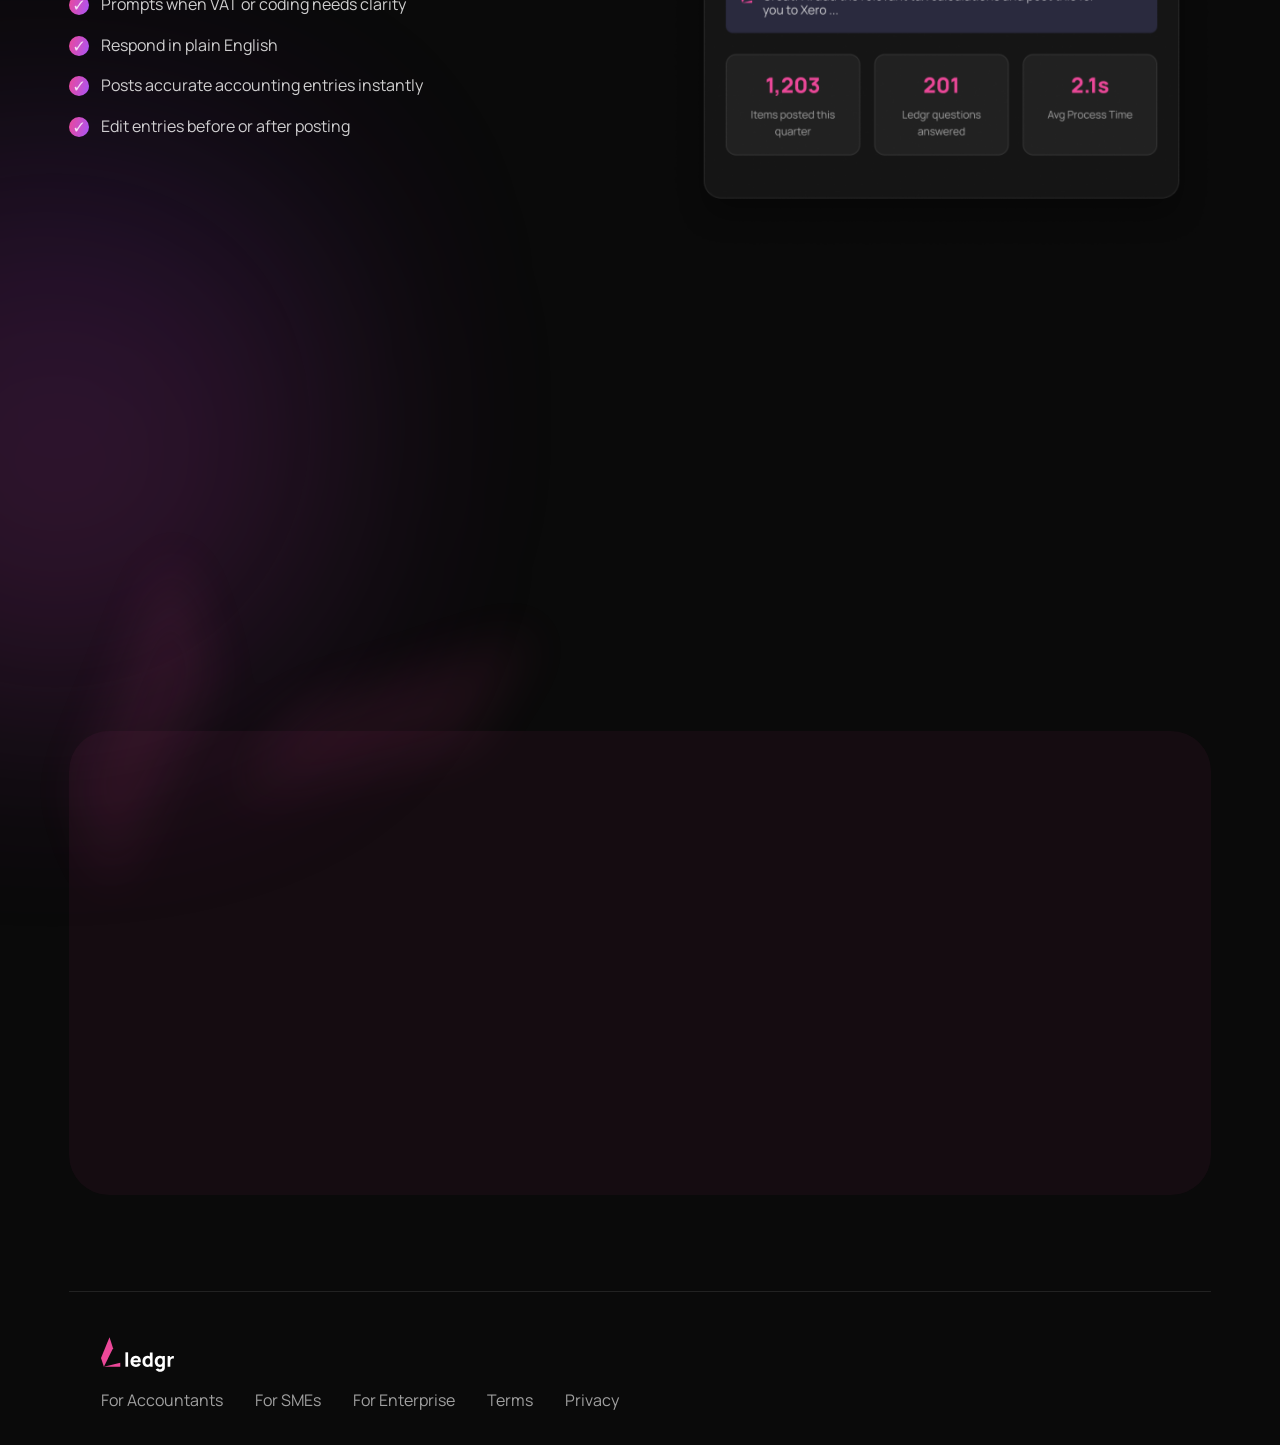
<file: for-business/index.html>
<!DOCTYPE html>
<html lang="en-GB">
<head>
	<meta charset="utf-8">
	<meta name="viewport" content="width=device-width, initial-scale=1">
	<link rel="shortcut icon" href="../images/favicon.png" />

	<link rel="preconnect" href="https://fonts.googleapis.com">
	<link rel="preconnect" href="https://fonts.gstatic.com" crossorigin>
	<link href="https://fonts.googleapis.com/css2?family=Manrope:wght@200..800&display=swap" rel="stylesheet">
	<link rel="stylesheet" href="https://sibforms.com/forms/end-form/build/sib-styles.css">
	<link rel="stylesheet" href="../css/main.css?v=2" type="text/css" media="all" />

	<title>Ledgr - A new era of accountancy</title>
</head>
<body>

	<header id="site-header">
		<div class="container">
			<a href="/"><img src="../images/logo.svg" alt="ledgr logo" /></a>
			<nav>
				<ul>
					<li><a href="../for-enterprise">For Enterprise</a></li>
					<li><a href="../for-accountants">For Accountants</a></li>
					<li class="current-page"><a href="../for-business">For SMEs</a></li>
				</ul>
			</nav>
			<div class="header-right">
				<a href="#get-a-demo" class="button modal-link"><span>Get in touch</span></a>
				<a href="#" class="button button-secondary toggle-nav"><span>Menu</span></a>
			</div>
		</div>
	</header>

	<div id="primary">

		<section class="page-block page-block-image-and-content page-block-business-banner">
			<div class="container">
				<div class="image-and-content image-on-right">
					<figure class="image-holder animate animated-delay-200" data-animate="fadeInUp">
						<img src="../images/business-image-1.png" alt="" />
					</figure>
					<article class="page-banner-text animate" data-animate="fadeInUp">
						<h1>You’re not here to <span>post transactions</span></h1>
						<p>Let Ledgr take care of manual accounting work, so you and your team can focus on driving your business forward</p>
						<div class="buttons">
							<a href="#get-a-demo" class="button modal-link animate animated-delay-600" data-animate="fadeInUp"><span>Get in touch</span></a>
						</div>
					</article>
				</div>
			</div>
		</section>

		<section class="page-block page-block-image-and-content page-block-business-content-1">
			<div class="container">
				<div class="image-and-content image-on-right">
					<figure class="image-holder animate animated-delay-200" data-animate="fadeInUp">
						<img src="../images/business-image-2.png" alt="" />
					</figure>
					<article class="animate" data-animate="fadeInUp">
						<h2>Simply Forward Your Invoice</h2>
						<p>No time-consuming data entry. Just forward or upload your documents, from invoices to remittance advices and more. <br/>Watch Ledgr take it from there ✨</p>
						<ul class="tick-list">
							<li>Share documents via email, drag & drop or photo</li>
							<li>Accepts invoices, remittance advices and more</li>
							<li>No templates or formatting rules to follow</li>
							<li>Secure encrypted processing</li>
							<li>Review prompting & edit anything</li>
						</ul>
					</article>
				</div>
			</div>
		</section>

		<section class="page-block page-block-image-and-content page-block-business-content-2">
			<div class="container">
				<div class="image-and-content image-on-right">
					<figure class="image-holder animate animated-delay-200" data-animate="fadeInUp">
						<img src="../images/business-image-3.png" alt="" />
					</figure>
					<article class="animate" data-animate="fadeInUp">
						<h2>Smart Prompts from Ledgr AI</h2>
						<p>Ledgr will prompt questions when it needs more detail to complete a transaction. You can review and edit any entry, before or after it’s posted.</p>
						<ul class="tick-list">
							<li>Prompts when VAT or coding needs clarity</li>
							<li>Respond in plain English</li>
							<li>Posts accurate accounting entries instantly</li>
							<li>Edit entries before or after posting</li>
						</ul>
					</article>
				</div>
			</div>
		</section>

		<section class="page-block page-block-works-with page-block-business-works-with">
			<div class="container">
				<div class="works-with-heading animate" data-animate="fadeInUp">
					<h2>Built To Work With Your Existing Tools</h2>
					<p>*Contact us for any specific tool at hello@ledgr.team</p>
				</div>
				<div class="works-with">
					<img src="../images/works-with-logos/xero.png" alt="Xero" class="animate animated-delay-200" data-animate="fadeInUp" />
					<img src="../images/works-with-logos/qb.png" alt="QuickBooks" class="animate animated-delay-400" data-animate="fadeInUp" />
					<img src="../images/works-with-logos/iris.png" alt="Iris" class="animate animated-delay-600" data-animate="fadeInUp" />
					<img src="../images/works-with-logos/api.png" alt="api" class="animate animated-delay-800" data-animate="fadeInUp" />
					<img src="../images/works-with-logos/excel.png" alt="Excel" class="animate animated-delay-1000" data-animate="fadeInUp" />
				</div>
			</div>
		</section>

		<section class="page-block page-block-call-to-action page-block-business-call-to-action">
			<div class="container">
				<div class="call-to-action">
					<h2 class="animate" data-animate="fadeInUp">Less admin, more <span>growing</span></h2>
					<p class="animate animated-delay-200" data-animate="fadeInUp">Experience what our early adopters are already automating with Ledgr.</p>
					<div class="buttons animate animated-delay-400" data-animate="fadeInUp">
						<a href="#get-a-demo" class="button modal-link"><span>Get in touch</span></a>
					</div>
				</div>
			</div>
		</section>

		<footer id="site-footer">
			<div class="container">
				<img src="../images/logo.svg" alt="ledgr logo" class="footer-logo" />
				<nav>
					<ul>
						<li><a href="../for-accountants">For Accountants</a></li>
						<li><a href="../for-business">For SMEs</a></li>
						<li><a href="../for-enterprise">For Enterprise</a></li>
						<li><a href="../terms">Terms</a></li>
						<li><a href="../privacy">Privacy</a></li>
					</ul>
				</nav>
			</div>
		</footer>

	</div>

	<!-- Start of modal forms -->
	<div class="modal-back"></div>
	<div class="modal-window">
		<span class="modal-window-gradient"></span>
		<a href="#" class="close-modal-window-link close-modal-window">Close</a>
		<div class="modal-window-content">

			<div class="modal-form">
				<div class="modal-form-heading">
					<h5>Get in touch with Ledgr</h5>
					<p>Contact us for more information or to book a meeting or start a conversation with the team.</p>
				</div>

				<div class="sib-form">
				    <div id="sib-form-container" class="sib-form-container">
				        <div
				            id="error-message"
				            class="sib-form-message-panel"
				        >
				            <div class="sib-form-message-panel__text sib-form-message-panel__text--center">
				                <svg viewBox="0 0 512 512" class="sib-icon sib-notification__icon">
				                    <path
				                        d="M256 40c118.621 0 216 96.075 216 216 0 119.291-96.61 216-216 216-119.244 0-216-96.562-216-216 0-119.203 96.602-216 216-216m0-32C119.043 8 8 119.083 8 256c0 136.997 111.043 248 248 248s248-111.003 248-248C504 119.083 392.957 8 256 8zm-11.49 120h22.979c6.823 0 12.274 5.682 11.99 12.5l-7 168c-.268 6.428-5.556 11.5-11.99 11.5h-8.979c-6.433 0-11.722-5.073-11.99-11.5l-7-168c-.283-6.818 5.167-12.5 11.99-12.5zM256 340c-15.464 0-28 12.536-28 28s12.536 28 28 28 28-12.536 28-28-12.536-28-28-28z"
				                    />
				                </svg>
				                <span class="sib-form-message-panel__inner-text"> Your data could not be saved. Please try again. </span>
				            </div>
				        </div>
				        <div></div>
				        <div
				            id="success-message"
				            class="sib-form-message-panel"
				            
				        >
				        	<div class="modal-form-success">
								<h5>Thanks, we've got it!</h5>
								<p>Thanks for reaching out.<br/>A member of the Ledgr team will be in touch shortly.</p>
								<div class="buttons">
									<a href="/" class="button close-modal-window-link"><span>Back to site</span></a>
								</div>
							</div>
				        	<span class="sib-form-message-panel__inner-text" style="position: absolute; left: -9999px;">
				        	</span>
				        </div>
				        <div></div>
				        <div
				            id="sib-container"
				            class="sib-container--large sib-container--vertical"
				            
				        >
				            <form
				                id="sib-form"
				                method="POST"
				                action="https://a8857b0c.sibforms.com/serve/[base64]"
				                data-type="subscription"
				            >
				                <div>
				                    <div class="modal-form-field sib-input sib-form-block">
				                        <div class="form__entry entry_block">
				                            <div class="form__label-row">
				                                <label
				                                    class="entry__label"
				                                    for="FIRSTNAME"
				                                    data-required="*"
				                                >
				                                    First name
				                                </label>
				                                <div class="entry__field"><input class="input" maxlength="200" type="text" id="FIRSTNAME" name="FIRSTNAME" autocomplete="off" placeholder="" data-required="true" required /></div>
				                            </div>
				                            <label
				                                class="entry__error entry__error--primary"
				                            >
				                            </label>
				                        </div>
				                    </div>
				                </div>
				                <div>
				                    <div class="modal-form-field sib-input sib-form-block">
				                        <div class="form__entry entry_block">
				                            <div class="form__label-row">
				                                <label
				                                    class="entry__label"
				                                    for="LASTNAME"
				                                    data-required="*"
				                                >
				                                    Last name
				                                </label>
				                                <div class="entry__field"><input class="input" maxlength="200" type="text" id="LASTNAME" name="LASTNAME" autocomplete="off" placeholder="" data-required="true" required /></div>
				                            </div>
				                            <label
				                                class="entry__error entry__error--primary"
				                            >
				                            </label>
				                        </div>
				                    </div>
				                </div>
				                <div>
				                    <div class="modal-form-field sib-input sib-form-block">
				                        <div class="form__entry entry_block">
				                            <div class="form__label-row">
				                                <label
				                                    class="entry__label"
				                                    for="COMPANY"
				                                    data-required="*"
				                                >
				                                    Company
				                                </label>
				                                <div class="entry__field"><input class="input" maxlength="200" type="text" id="COMPANY" name="COMPANY" autocomplete="off" placeholder="" data-required="true" required /></div>
				                            </div>
				                            <label
				                                class="entry__error entry__error--primary"
				                            >
				                            </label>
				                        </div>
				                    </div>
				                </div>
				                <div>
				                    <div class="modal-form-field sib-input sib-form-block">
				                        <div class="form__entry entry_block">
				                            <div class="form__label-row">
				                                <label class="entry__label" for="EMAIL" data-required="*">
				                                    Email
				                                </label>
				                                <div class="entry__field"><input class="input" type="text" id="EMAIL" name="EMAIL" autocomplete="off" placeholder="" data-required="true" required /></div>
				                            </div>
				                            <label
				                                class="entry__error entry__error--primary"
				                            >
				                            </label>
				                        </div>
				                    </div>
				                </div>
				                <div>
				                    <div class="sib-form-block">
				                        <button
				                            class="sib-form-block__button sib-form-block__button-with-loader button"
				                            form="sib-form"
				                            type="submit"
				                        >
				                            <svg class="icon clickable__icon progress-indicator__icon sib-hide-loader-icon" viewBox="0 0 512 512">
				                                <path
				                                    d="M460.116 373.846l-20.823-12.022c-5.541-3.199-7.54-10.159-4.663-15.874 30.137-59.886 28.343-131.652-5.386-189.946-33.641-58.394-94.896-95.833-161.827-99.676C261.028 55.961 256 50.751 256 44.352V20.309c0-6.904 5.808-12.337 12.703-11.982 83.556 4.306 160.163 50.864 202.11 123.677 42.063 72.696 44.079 162.316 6.031 236.832-3.14 6.148-10.75 8.461-16.728 5.01z"
				                                />
				                            </svg>
				                            Submit
				                        </button>
				                    </div>
				                </div>
				                <input type="text" name="email_address_check" value="" class="input--hidden" /> <input type="hidden" name="locale" value="en" />
				            </form>
				        </div>
				    </div>
				</div>





			

		</div>
	</div>
	<!-- End of modal forms -->

<script>
    window.REQUIRED_CODE_ERROR_MESSAGE = "Please choose a country code";
    window.LOCALE = "en";
    window.EMAIL_INVALID_MESSAGE = window.SMS_INVALID_MESSAGE = "The information provided is invalid. Please review the field format and try again.";
    window.REQUIRED_ERROR_MESSAGE = "This field cannot be left blank. ";
    window.GENERIC_INVALID_MESSAGE = "The information provided is invalid. Please review the field format and try again.";
    window.translation = { common: { selectedList: "{quantity} list selected", selectedLists: "{quantity} lists selected", selectedOption: "{quantity} selected", selectedOptions: "{quantity} selected" } };
    var AUTOHIDE = Boolean(0);
</script>
<script defer src="https://sibforms.com/forms/end-form/build/main.js"></script>


	<script type="text/javascript" src="../js/jquery.js"></script>
	<script type="text/javascript" src="../js/script.js?v=1"></script>

</body>
</html>
</file>
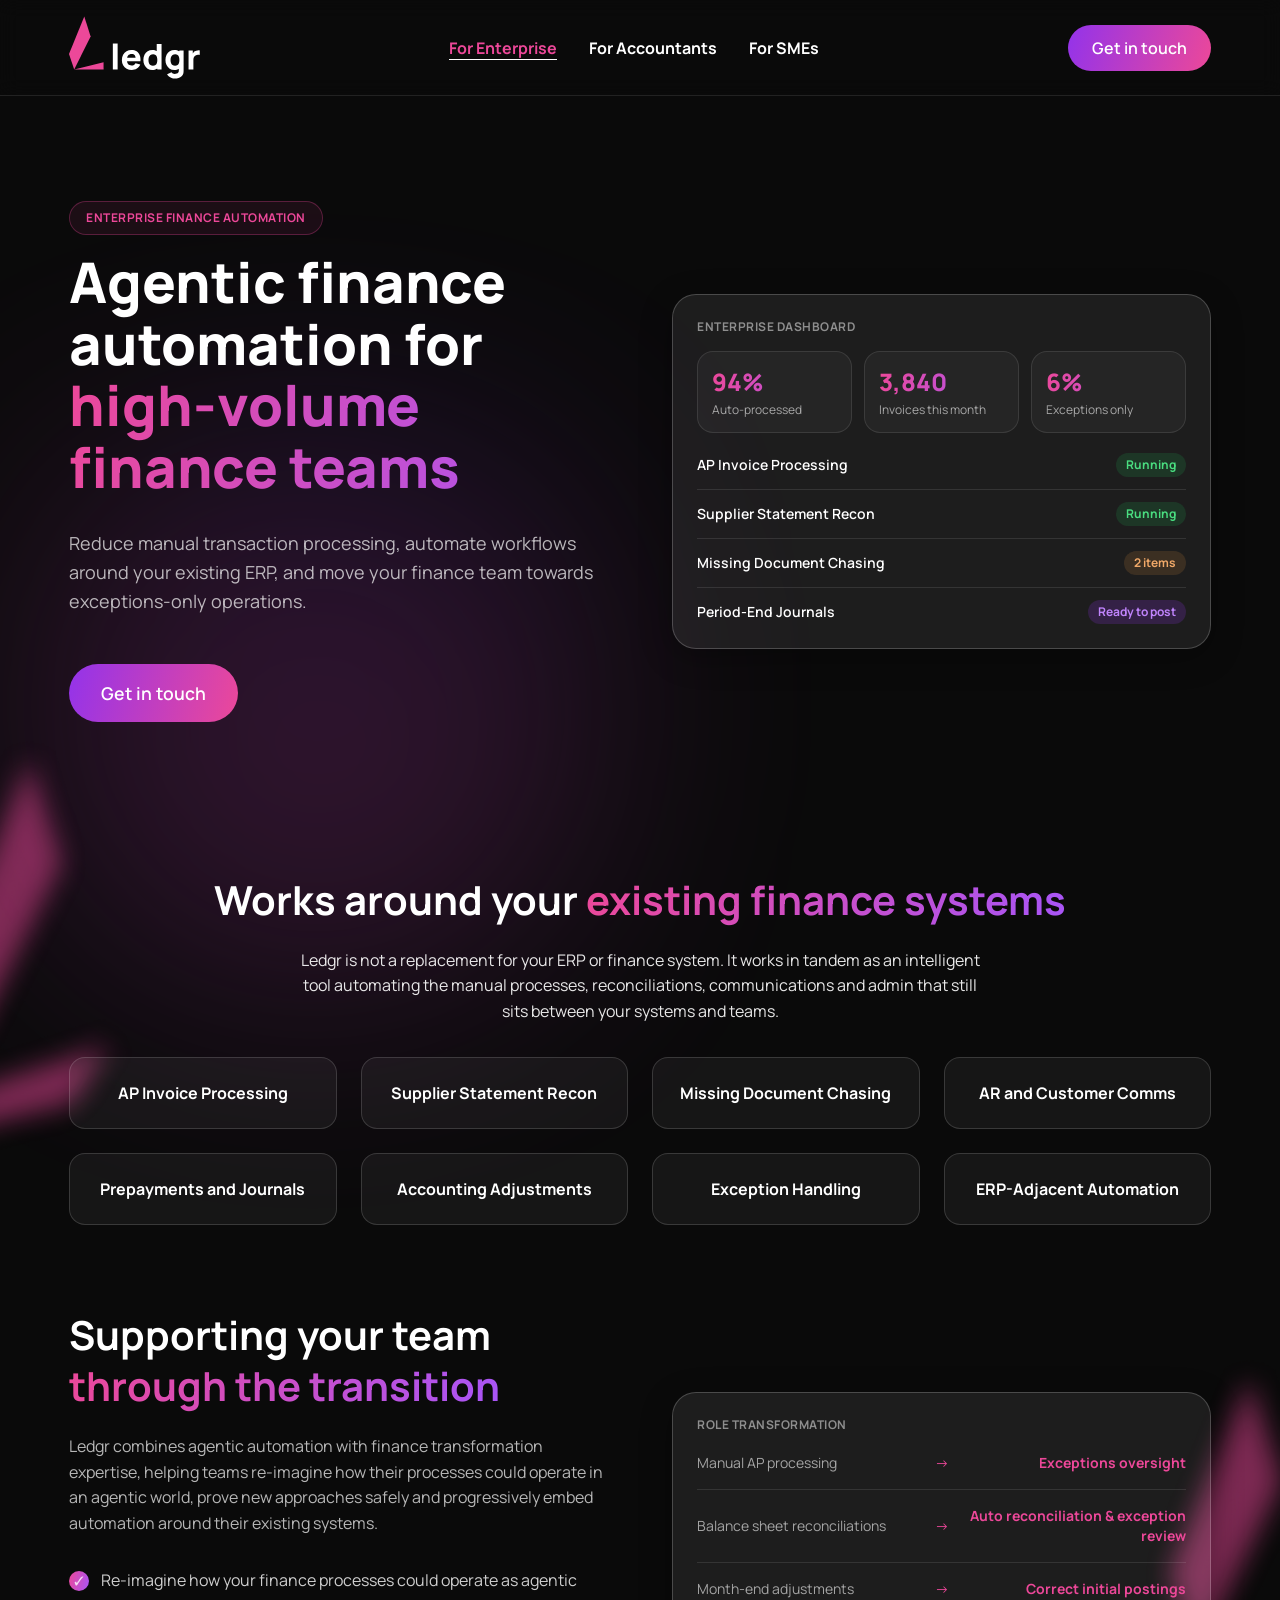
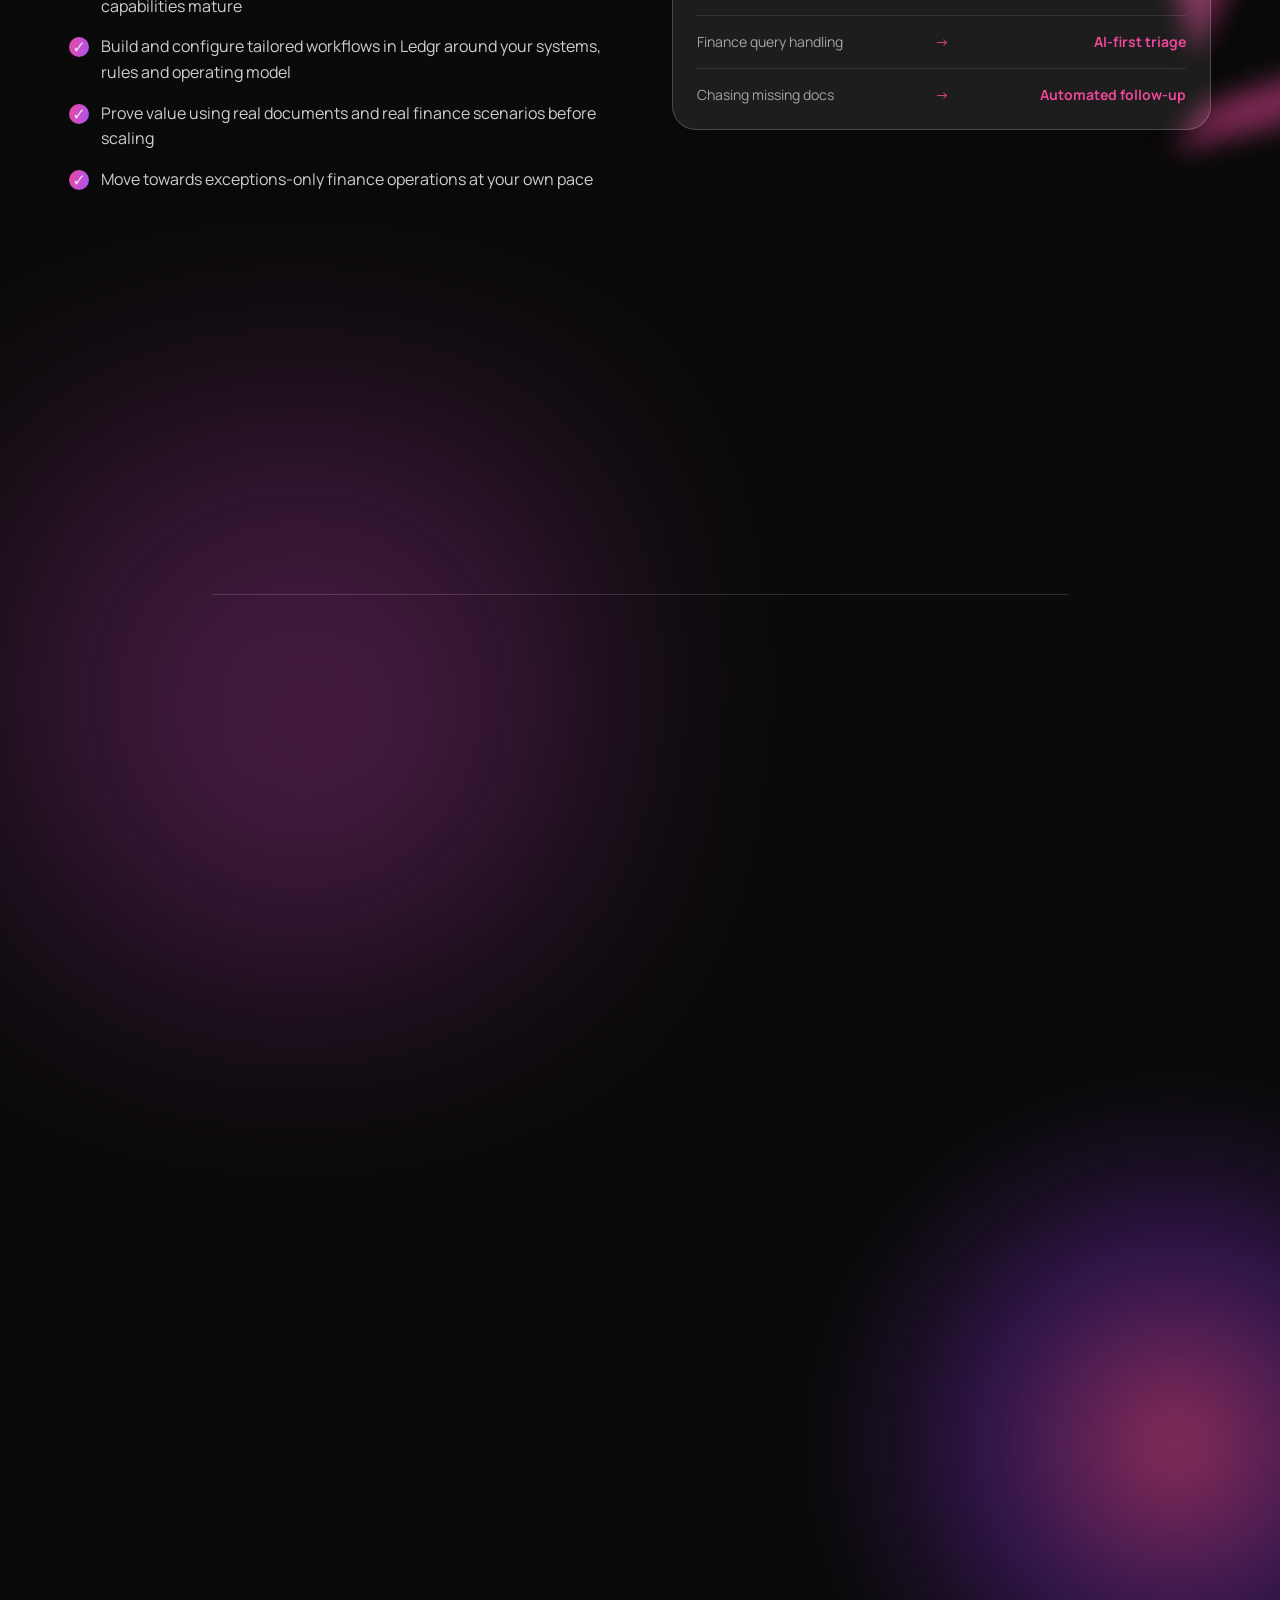
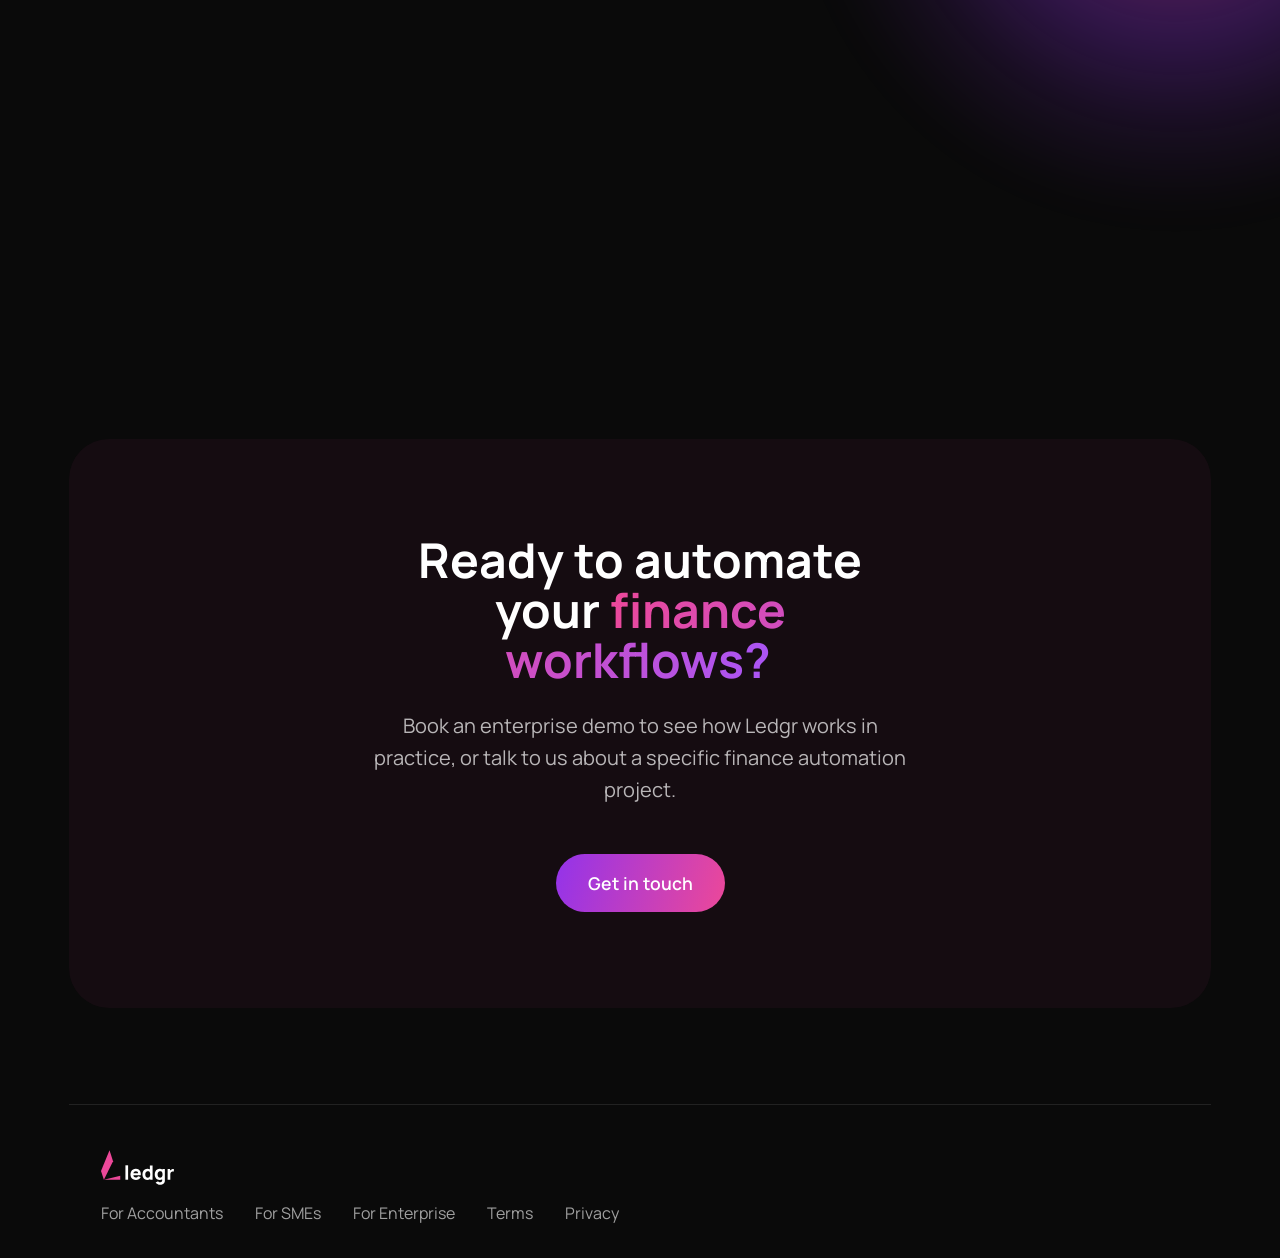
<file: for-enterprise/index.html>
<!DOCTYPE html>
<html lang="en-GB">
<head>
	<meta charset="utf-8">
	<meta name="viewport" content="width=device-width, initial-scale=1">
	<link rel="shortcut icon" href="../images/favicon.png" />

	<link rel="preconnect" href="https://fonts.googleapis.com">
	<link rel="preconnect" href="https://fonts.gstatic.com" crossorigin>
	<link href="https://fonts.googleapis.com/css2?family=Manrope:wght@200..800&display=swap" rel="stylesheet">
	<link rel="stylesheet" href="https://sibforms.com/forms/end-form/build/sib-styles.css">
	<link rel="stylesheet" href="../css/main.css?v=2" type="text/css" media="all" />
	<link rel="stylesheet" href="../css/enterprise.css" type="text/css" media="all" />

	<title>Ledgr - Enterprise finance automation</title>
</head>
<body class="page-enterprise">

	<header id="site-header">
		<div class="container">
			<a href="/"><img src="../images/logo.svg" alt="ledgr logo" /></a>
			<nav>
				<ul>
					<li class="current-page"><a href="../for-enterprise">For Enterprise</a></li>
					<li><a href="../for-accountants">For Accountants</a></li>
					<li><a href="../for-business">For SMEs</a></li>
				</ul>
			</nav>
			<div class="header-right">
				<a href="#get-a-demo" class="button modal-link"><span>Get in touch</span></a>
				<a href="#" class="button button-secondary toggle-nav"><span>Menu</span></a>
			</div>
		</div>
	</header>

	<div id="primary">

		<section class="page-block page-block-image-and-content page-block-accountants-banner">
			<div class="container">
				<div class="image-and-content">
					<article class="page-banner-text animate" data-animate="fadeInUp">
						<span class="enterprise-badge">Enterprise Finance Automation</span>
						<h1>Agentic finance automation for <span>high-volume finance teams</span></h1>
						<p>Reduce manual transaction processing, automate workflows around your existing ERP, and move your finance team towards exceptions-only operations.</p>
						<div class="buttons">
							<a href="#get-a-demo" class="button modal-link"><span>Get in touch</span></a>
						</div>
					</article>
					<figure class="image-holder animate animated-delay-200" data-animate="fadeInUp">
						<div class="enterprise-dashboard">
							<p class="enterprise-dashboard-label">Enterprise Dashboard</p>
							<div class="enterprise-dashboard-stats">
								<div class="stat-tile">
									<div class="stat-figure">94%</div>
									<p class="stat-label">Auto-processed</p>
								</div>
								<div class="stat-tile">
									<div class="stat-figure">3,840</div>
									<p class="stat-label">Invoices this month</p>
								</div>
								<div class="stat-tile">
									<div class="stat-figure">6%</div>
									<p class="stat-label">Exceptions only</p>
								</div>
							</div>
							<div class="enterprise-dashboard-rows">
								<div class="dashboard-row">
									<span>AP Invoice Processing</span>
									<span class="dashboard-status status-running">Running</span>
								</div>
								<div class="dashboard-row">
									<span>Supplier Statement Recon</span>
									<span class="dashboard-status status-running">Running</span>
								</div>
								<div class="dashboard-row">
									<span>Missing Document Chasing</span>
									<span class="dashboard-status status-attention">2 items</span>
								</div>
								<div class="dashboard-row">
									<span>Period-End Journals</span>
									<span class="dashboard-status status-ready">Ready to post</span>
								</div>
							</div>
						</div>
					</figure>
				</div>
			</div>
		</section>

		<section class="page-block page-block-content page-block-enterprise-tools-grid">
			<div class="container">
				<article class="animate" data-animate="fadeInUp" style="max-width: 100%; text-align: center;">
					<h2>Works around your <span>existing finance systems</span></h2>
					<p style="max-width: 700px; margin: 0 auto;">Ledgr is not a replacement for your ERP or finance system. It works in tandem as an intelligent tool automating the manual processes, reconciliations, communications and admin that still sits between your systems and teams.</p>
				</article>
				<div class="spacer spacer-small"></div>
				<div class="enterprise-tools-grid">
					<div class="enterprise-tools-card animate animated-delay-100" data-animate="fadeInUp">AP Invoice Processing</div>
					<div class="enterprise-tools-card animate animated-delay-200" data-animate="fadeInUp">Supplier Statement Recon</div>
					<div class="enterprise-tools-card animate animated-delay-300" data-animate="fadeInUp">Missing Document Chasing</div>
					<div class="enterprise-tools-card animate animated-delay-400" data-animate="fadeInUp">AR and Customer Comms</div>
					<div class="enterprise-tools-card animate animated-delay-500" data-animate="fadeInUp">Prepayments and Journals</div>
					<div class="enterprise-tools-card animate animated-delay-600" data-animate="fadeInUp">Accounting Adjustments</div>
					<div class="enterprise-tools-card animate animated-delay-700" data-animate="fadeInUp">Exception Handling</div>
					<div class="enterprise-tools-card animate animated-delay-800" data-animate="fadeInUp">ERP-Adjacent Automation</div>
				</div>
			</div>
		</section>

		<section class="page-block page-block-image-and-content page-block-enterprise-supporting-team">
			<div class="container">
				<div class="image-and-content">
					<article>
						<span class="screen-reader-text">Finance in an Agentic AI World</span>
						<h2 class="animate" data-animate="fadeInUp">Supporting your team <span>through the transition</span></h2>
						<p class="animate animated-delay-100" data-animate="fadeInUp">Ledgr combines agentic automation with finance transformation expertise, helping teams re-imagine how their processes could operate in an agentic world, prove new approaches safely and progressively embed automation around their existing systems.</p>
						<ul class="tick-list animate animated-delay-200" data-animate="fadeInUp">
							<li>Re-imagine how your finance processes could operate as agentic capabilities mature</li>
							<li>Build and configure tailored workflows in Ledgr around your systems, rules and operating model</li>
							<li>Prove value using real documents and real finance scenarios before scaling</li>
							<li>Move towards exceptions-only finance operations at your own pace</li>
						</ul>
					</article>
					<figure class="image-holder animate animated-delay-300" data-animate="fadeInUp">
						<div class="role-transformation-card">
							<p class="role-transformation-label">Role Transformation</p>
							<div class="role-transformation-rows">
								<div class="role-row">
									<span class="role-from">Manual AP processing</span>
									<span class="role-arrow">&rarr;</span>
									<span class="role-to">Exceptions oversight</span>
								</div>
								<div class="role-row">
									<span class="role-from">Balance sheet reconciliations</span>
									<span class="role-arrow">&rarr;</span>
									<span class="role-to">Auto reconciliation &amp; exception review</span>
								</div>
								<div class="role-row">
									<span class="role-from">Month-end adjustments</span>
									<span class="role-arrow">&rarr;</span>
									<span class="role-to">Correct initial postings</span>
								</div>
								<div class="role-row">
									<span class="role-from">Finance query handling</span>
									<span class="role-arrow">&rarr;</span>
									<span class="role-to">AI-first triage</span>
								</div>
								<div class="role-row">
									<span class="role-from">Chasing missing docs</span>
									<span class="role-arrow">&rarr;</span>
									<span class="role-to">Automated follow-up</span>
								</div>
							</div>
						</div>
					</figure>
				</div>
			</div>
		</section>

		<section class="page-block page-block-how-it-works">
			<div class="container">
				<span class="screen-reader-text">How We Work With Enterprise Clients</span>
				<h2 class="animate" data-animate="fadeInUp">From first conversation to live automation</h2>
				<p class="animate animated-delay-100" data-animate="fadeInUp" style="max-width: 640px; margin: 0 auto 40px auto; text-align: center;">A practical, evidence-led approach. We work closely with your finance team to identify the right workflows, prove them with real data, and expand from there.</p>
				<div class="enterprise-timeline">
					<div class="enterprise-timeline-step animate animated-delay-200" data-animate="fadeInUp">
						<span class="enterprise-timeline-number">1</span>
						<h3>Review</h3>
						<p>Understand your current workflows, systems, volumes and where the manual effort is concentrated.</p>
					</div>
					<div class="enterprise-timeline-step animate animated-delay-400" data-animate="fadeInUp">
						<span class="enterprise-timeline-number">2</span>
						<h3>Prioritise</h3>
						<p>Identify where automation creates the most value, balancing quick wins with bigger opportunities.</p>
					</div>
					<div class="enterprise-timeline-step animate animated-delay-600" data-animate="fadeInUp">
						<span class="enterprise-timeline-number">3</span>
						<h3>Prove</h3>
						<p>Run workflows using real documents and real finance scenarios, with parallel running where appropriate.</p>
					</div>
					<div class="enterprise-timeline-step animate animated-delay-800" data-animate="fadeInUp">
						<span class="enterprise-timeline-number">4</span>
						<h3>Expand</h3>
						<p>Scale into adjacent finance processes once value is proven and your team is confident in the automation.</p>
					</div>
				</div>
			</div>
		</section>

		<section class="page-block page-block-content">
			<div class="container">
				<article class="animate" data-animate="fadeInUp" style="max-width: 100%; text-align: center;">
					<h2>What Ledgr automates <span style="background: var(--pink-violet-gradient, linear-gradient(105deg, #EC4899 0%, #A855F7 100%)); background-clip: text; -webkit-background-clip: text; -webkit-text-fill-color: transparent;">in practice</span></h2>
					<p style="max-width: 700px; margin: 0 auto;">Working around your existing systems, see what financial workflows Ledgr can automate.</p>
				</article>
				<div class="spacer spacer-small"></div>
				<div class="automates-grid">
					<div class="automates-card animate animated-delay-100" data-animate="fadeInUp">
						<span class="automates-card-tick"><svg width="16" height="16" viewBox="0 0 16 16" fill="none" xmlns="http://www.w3.org/2000/svg"><path d="M13.5 4L6 11.5L2.5 8" stroke="white" stroke-width="1.5" stroke-linecap="round" stroke-linejoin="round"/></svg></span>
						<h3>AP Invoice Processing</h3>
						<p>Read, code and post supplier invoices at scale, with AI handling VAT, account coding and exception flagging.</p>
					</div>
					<div class="automates-card animate animated-delay-200" data-animate="fadeInUp">
						<span class="automates-card-tick"><svg width="16" height="16" viewBox="0 0 16 16" fill="none" xmlns="http://www.w3.org/2000/svg"><path d="M13.5 4L6 11.5L2.5 8" stroke="white" stroke-width="1.5" stroke-linecap="round" stroke-linejoin="round"/></svg></span>
						<h3>Supplier Statement Recon</h3>
						<p>Automated matching against your ledger, with discrepancies surfaced and aged items escalated.</p>
					</div>
					<div class="automates-card animate animated-delay-300" data-animate="fadeInUp">
						<span class="automates-card-tick"><svg width="16" height="16" viewBox="0 0 16 16" fill="none" xmlns="http://www.w3.org/2000/svg"><path d="M13.5 4L6 11.5L2.5 8" stroke="white" stroke-width="1.5" stroke-linecap="round" stroke-linejoin="round"/></svg></span>
						<h3>Missing Document Chasing</h3>
						<p>Agents identify, draft and send chaser emails, and track responses back into your workflow.</p>
					</div>
					<div class="automates-card animate animated-delay-400" data-animate="fadeInUp">
						<span class="automates-card-tick"><svg width="16" height="16" viewBox="0 0 16 16" fill="none" xmlns="http://www.w3.org/2000/svg"><path d="M13.5 4L6 11.5L2.5 8" stroke="white" stroke-width="1.5" stroke-linecap="round" stroke-linejoin="round"/></svg></span>
						<h3>Period-End Journals</h3>
						<p>Prepayments, accruals and month-end journals generated and posted based on your rules.</p>
					</div>
					<div class="automates-card animate animated-delay-500" data-animate="fadeInUp">
						<span class="automates-card-tick"><svg width="16" height="16" viewBox="0 0 16 16" fill="none" xmlns="http://www.w3.org/2000/svg"><path d="M13.5 4L6 11.5L2.5 8" stroke="white" stroke-width="1.5" stroke-linecap="round" stroke-linejoin="round"/></svg></span>
						<h3>Finance Communications</h3>
						<p>Customer and supplier-facing communications handled consistently and at volume.</p>
					</div>
					<div class="automates-card animate animated-delay-600" data-animate="fadeInUp">
						<span class="automates-card-tick"><svg width="16" height="16" viewBox="0 0 16 16" fill="none" xmlns="http://www.w3.org/2000/svg"><path d="M13.5 4L6 11.5L2.5 8" stroke="white" stroke-width="1.5" stroke-linecap="round" stroke-linejoin="round"/></svg></span>
						<h3>Automated Billing</h3>
						<p>Recurring billing, remittance matching and payment allocation running without manual input.</p>
					</div>
					<div class="automates-card animate animated-delay-700" data-animate="fadeInUp">
						<span class="automates-card-tick"><svg width="16" height="16" viewBox="0 0 16 16" fill="none" xmlns="http://www.w3.org/2000/svg"><path d="M13.5 4L6 11.5L2.5 8" stroke="white" stroke-width="1.5" stroke-linecap="round" stroke-linejoin="round"/></svg></span>
						<h3>ERP-Adjacent Automation</h3>
						<p>Plug the manual gaps that still exist around your ERP without touching the core system.</p>
					</div>
					<div class="automates-card animate animated-delay-800" data-animate="fadeInUp">
						<span class="automates-card-tick"><svg width="16" height="16" viewBox="0 0 16 16" fill="none" xmlns="http://www.w3.org/2000/svg"><path d="M13.5 4L6 11.5L2.5 8" stroke="white" stroke-width="1.5" stroke-linecap="round" stroke-linejoin="round"/></svg></span>
						<h3>Finance Query Triage</h3>
						<p>AI-first handling of inbound finance queries, resolved automatically or routed to the right person.</p>
					</div>
				</div>
			</div>
		</section>

		<section class="page-block page-block-works-with page-block-enterprise-tools-with">
			<span class="enterprise-tools-parallax"></span>
			<div class="container">
				<div class="works-with-heading animate" data-animate="fadeInUp">
					<h2>Built to work with your existing tools</h2>
				</div>
				<div class="works-with">
					<img src="../images/works-with-logos/coupa.png?v=2" alt="Coupa" class="animate animated-delay-100" data-animate="fadeInUp" />
					<img src="../images/works-with-logos/dynamics365.png?v=2" alt="Microsoft Dynamics 365" class="animate animated-delay-300" data-animate="fadeInUp" />
					<img src="../images/works-with-logos/sap.png" alt="SAP" class="animate animated-delay-500" data-animate="fadeInUp" />
					<img src="../images/works-with-logos/netsuite.png?v=2" alt="NetSuite" class="animate animated-delay-700" data-animate="fadeInUp" />
					<img src="../images/works-with-logos/api.png" alt="api" class="animate animated-delay-900" data-animate="fadeInUp" />
					<img src="../images/works-with-logos/excel.png" alt="Excel" class="animate animated-delay-1100" data-animate="fadeInUp" />
				</div>
			</div>
		</section>

		<section class="page-block page-block-call-to-action">
			<div class="container">
				<div class="call-to-action enterprise-cta animate" data-animate="fadeInUp">
					<h2>Ready to automate your <span>finance workflows?</span></h2>
					<p class="enterprise-cta-subtext">Book an enterprise demo to see how Ledgr works in practice, or talk to us about a specific finance automation project.</p>
					<a href="#get-a-demo" class="button modal-link"><span>Get in touch</span></a>
				</div>
			</div>
		</section>

		<footer id="site-footer">
			<div class="container">
				<img src="../images/logo.svg" alt="ledgr logo" class="footer-logo" />
				<nav>
					<ul>
						<li><a href="../for-accountants">For Accountants</a></li>
						<li><a href="../for-business">For SMEs</a></li>
						<li><a href="../for-enterprise">For Enterprise</a></li>
						<li><a href="../terms">Terms</a></li>
						<li><a href="../privacy">Privacy</a></li>
					</ul>
				</nav>
			</div>
		</footer>

	</div>

	<!-- Start of modal forms -->
	<div class="modal-back"></div>
	<div class="modal-window">
		<span class="modal-window-gradient"></span>
		<a href="#" class="close-modal-window-link close-modal-window">Close</a>
		<div class="modal-window-content">

			<div class="modal-form">
				<div class="modal-form-heading">
					<h5>Get in touch with Ledgr</h5>
					<p>Contact us for more information or to book a meeting or start a conversation with the team.</p>
				</div>

				<div class="sib-form">
				    <div id="sib-form-container" class="sib-form-container">
				        <div
				            id="error-message"
				            class="sib-form-message-panel"
				        >
				            <div class="sib-form-message-panel__text sib-form-message-panel__text--center">
				                <svg viewBox="0 0 512 512" class="sib-icon sib-notification__icon">
				                    <path
				                        d="M256 40c118.621 0 216 96.075 216 216 0 119.291-96.61 216-216 216-119.244 0-216-96.562-216-216 0-119.203 96.602-216 216-216m0-32C119.043 8 8 119.083 8 256c0 136.997 111.043 248 248 248s248-111.003 248-248C504 119.083 392.957 8 256 8zm-11.49 120h22.979c6.823 0 12.274 5.682 11.99 12.5l-7 168c-.268 6.428-5.556 11.5-11.99 11.5h-8.979c-6.433 0-11.722-5.073-11.99-11.5l-7-168c-.283-6.818 5.167-12.5 11.99-12.5zM256 340c-15.464 0-28 12.536-28 28s12.536 28 28 28 28-12.536 28-28-12.536-28-28-28z"
				                    />
				                </svg>
				                <span class="sib-form-message-panel__inner-text"> Your data could not be saved. Please try again. </span>
				            </div>
				        </div>
				        <div></div>
				        <div
				            id="success-message"
				            class="sib-form-message-panel"
				            
				        >
				        	<div class="modal-form-success">
								<h5>Thanks, we've got it!</h5>
								<p>Thanks for reaching out.<br/>A member of the Ledgr team will be in touch shortly.</p>
								<div class="buttons">
									<a href="/" class="button close-modal-window-link"><span>Back to site</span></a>
								</div>
							</div>
				        	<span class="sib-form-message-panel__inner-text" style="position: absolute; left: -9999px;">
				        	</span>
				        </div>
				        <div></div>
				        <div
				            id="sib-container"
				            class="sib-container--large sib-container--vertical"
				            
				        >
				            <form
				                id="sib-form"
				                method="POST"
				                action="https://a8857b0c.sibforms.com/serve/[base64]"
				                data-type="subscription"
				            >
				                <div>
				                    <div class="modal-form-field sib-input sib-form-block">
				                        <div class="form__entry entry_block">
				                            <div class="form__label-row">
				                                <label
				                                    class="entry__label"
				                                    for="FIRSTNAME"
				                                    data-required="*"
				                                >
				                                    First name
				                                </label>
				                                <div class="entry__field"><input class="input" maxlength="200" type="text" id="FIRSTNAME" name="FIRSTNAME" autocomplete="off" placeholder="" data-required="true" required /></div>
				                            </div>
				                            <label
				                                class="entry__error entry__error--primary"
				                            >
				                            </label>
				                        </div>
				                    </div>
				                </div>
				                <div>
				                    <div class="modal-form-field sib-input sib-form-block">
				                        <div class="form__entry entry_block">
				                            <div class="form__label-row">
				                                <label
				                                    class="entry__label"
				                                    for="LASTNAME"
				                                    data-required="*"
				                                >
				                                    Last name
				                                </label>
				                                <div class="entry__field"><input class="input" maxlength="200" type="text" id="LASTNAME" name="LASTNAME" autocomplete="off" placeholder="" data-required="true" required /></div>
				                            </div>
				                            <label
				                                class="entry__error entry__error--primary"
				                            >
				                            </label>
				                        </div>
				                    </div>
				                </div>
				                <div>
				                    <div class="modal-form-field sib-input sib-form-block">
				                        <div class="form__entry entry_block">
				                            <div class="form__label-row">
				                                <label
				                                    class="entry__label"
				                                    for="COMPANY"
				                                    data-required="*"
				                                >
				                                    Company
				                                </label>
				                                <div class="entry__field"><input class="input" maxlength="200" type="text" id="COMPANY" name="COMPANY" autocomplete="off" placeholder="" data-required="true" required /></div>
				                            </div>
				                            <label
				                                class="entry__error entry__error--primary"
				                            >
				                            </label>
				                        </div>
				                    </div>
				                </div>
				                <div>
				                    <div class="modal-form-field sib-input sib-form-block">
				                        <div class="form__entry entry_block">
				                            <div class="form__label-row">
				                                <label class="entry__label" for="EMAIL" data-required="*">
				                                    Email
				                                </label>
				                                <div class="entry__field"><input class="input" type="text" id="EMAIL" name="EMAIL" autocomplete="off" placeholder="" data-required="true" required /></div>
				                            </div>
				                            <label
				                                class="entry__error entry__error--primary"
				                            >
				                            </label>
				                        </div>
				                    </div>
				                </div>
				                <div>
				                    <div class="sib-form-block">
				                        <button
				                            class="sib-form-block__button sib-form-block__button-with-loader button"
				                            form="sib-form"
				                            type="submit"
				                        >
				                            <svg class="icon clickable__icon progress-indicator__icon sib-hide-loader-icon" viewBox="0 0 512 512">
				                                <path
				                                    d="M460.116 373.846l-20.823-12.022c-5.541-3.199-7.54-10.159-4.663-15.874 30.137-59.886 28.343-131.652-5.386-189.946-33.641-58.394-94.896-95.833-161.827-99.676C261.028 55.961 256 50.751 256 44.352V20.309c0-6.904 5.808-12.337 12.703-11.982 83.556 4.306 160.163 50.864 202.11 123.677 42.063 72.696 44.079 162.316 6.031 236.832-3.14 6.148-10.75 8.461-16.728 5.01z"
				                                />
				                            </svg>
				                            Submit
				                        </button>
				                    </div>
				                </div>
				                <input type="text" name="email_address_check" value="" class="input--hidden" /> <input type="hidden" name="locale" value="en" />
				            </form>
				        </div>
				    </div>
				</div>





			

		</div>
	</div>
	<!-- End of modal forms -->

<script>
    window.REQUIRED_CODE_ERROR_MESSAGE = "Please choose a country code";
    window.LOCALE = "en";
    window.EMAIL_INVALID_MESSAGE = window.SMS_INVALID_MESSAGE = "The information provided is invalid. Please review the field format and try again.";
    window.REQUIRED_ERROR_MESSAGE = "This field cannot be left blank. ";
    window.GENERIC_INVALID_MESSAGE = "The information provided is invalid. Please review the field format and try again.";
    window.translation = { common: { selectedList: "{quantity} list selected", selectedLists: "{quantity} lists selected", selectedOption: "{quantity} selected", selectedOptions: "{quantity} selected" } };
    var AUTOHIDE = Boolean(0);
</script>
<script defer src="https://sibforms.com/forms/end-form/build/main.js"></script>


	<script type="text/javascript" src="../js/jquery.js"></script>
	<script type="text/javascript" src="../js/script.js?v=1"></script>

</body>
</html>
</file>
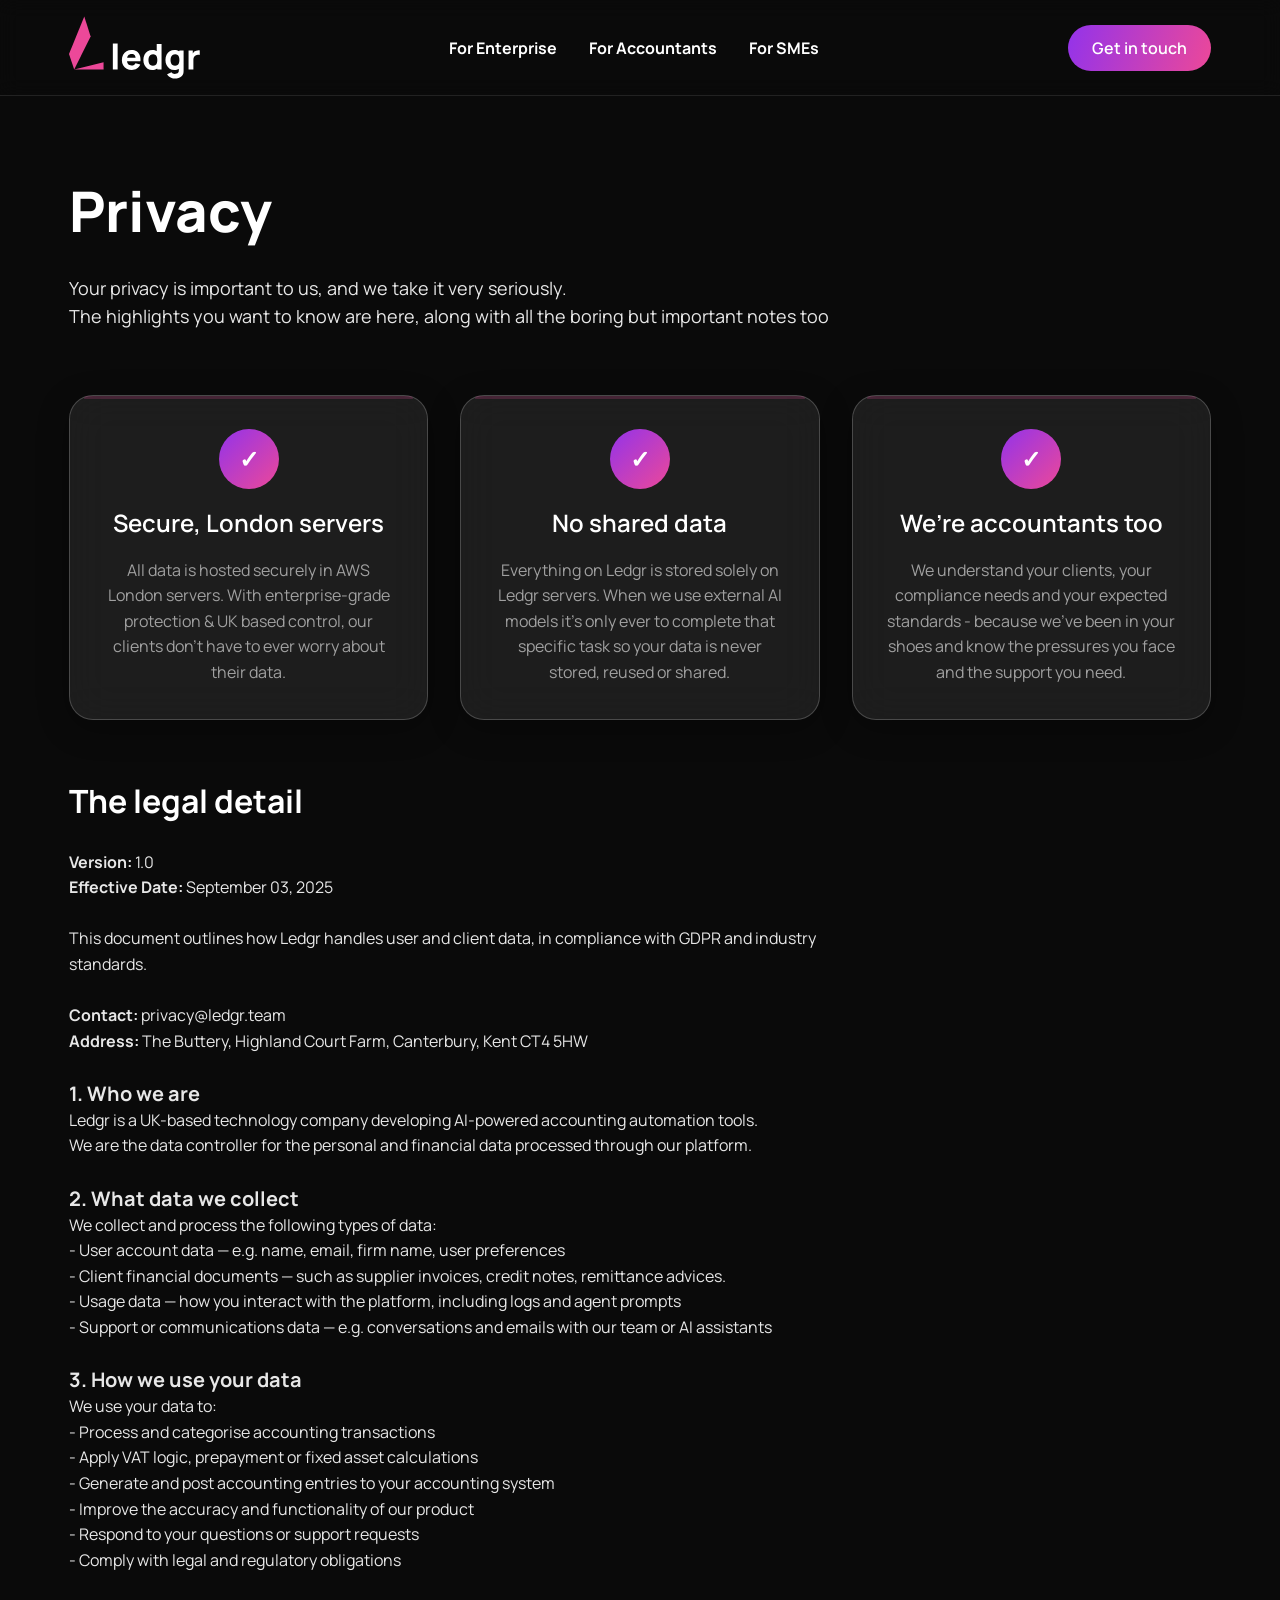
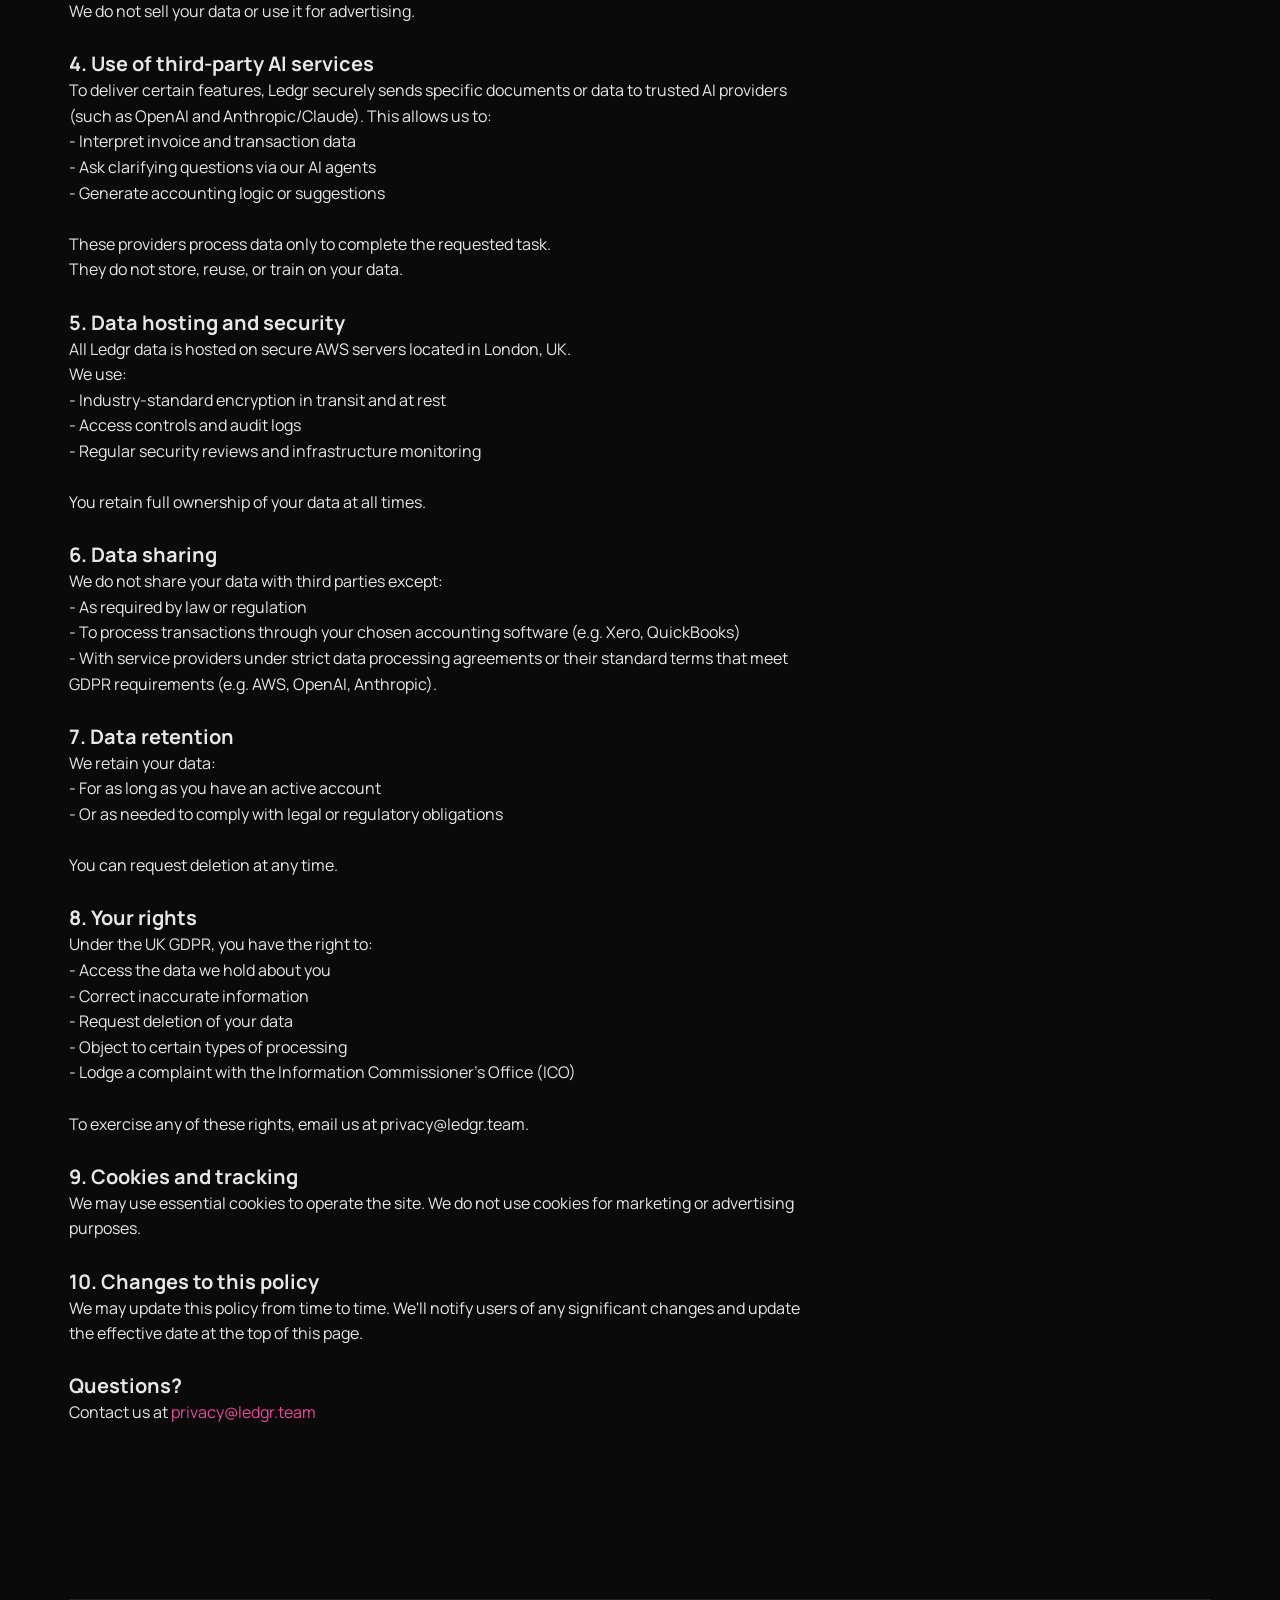
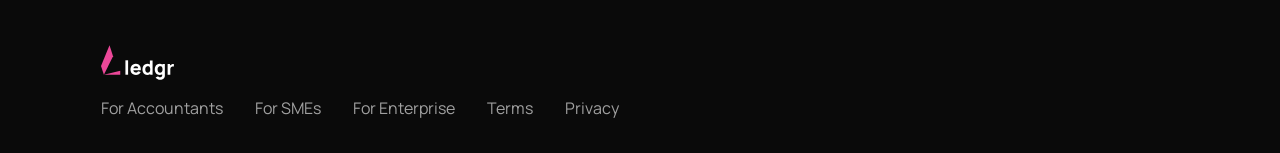
<file: privacy/index.html>
<!DOCTYPE html>
<html lang="en-GB">
<head>
	<meta charset="utf-8">
	<meta name="viewport" content="width=device-width, initial-scale=1">
	<link rel="shortcut icon" href="../images/favicon.png" />

	<link rel="preconnect" href="https://fonts.googleapis.com">
	<link rel="preconnect" href="https://fonts.gstatic.com" crossorigin>
	<link href="https://fonts.googleapis.com/css2?family=Manrope:wght@200..800&display=swap" rel="stylesheet">
	<link rel="stylesheet" href="https://sibforms.com/forms/end-form/build/sib-styles.css">
	<link rel="stylesheet" href="../css/main.css?v=2" type="text/css" media="all" />

	<title>Ledgr - A new era of accountancy</title>
</head>
<body>

	<header id="site-header">
		<div class="container">
			<a href="/"><img src="../images/logo.svg" alt="ledgr logo" /></a>
			<nav>
				<ul>
					<li><a href="../for-enterprise">For Enterprise</a></li>
					<li><a href="../for-accountants">For Accountants</a></li>
					<li><a href="../for-business">For SMEs</a></li>
				</ul>
			</nav>
			<div class="header-right">
				<a href="#get-a-demo" class="button modal-link"><span>Get in touch</span></a>
				<a href="#" class="button button-secondary toggle-nav"><span>Menu</span></a>
			</div>
		</div>
	</header>

	<div id="primary">

		<section class="page-block page-block-content">
			<div class="container">
				<article class="privacy-intro">
					<h1>Privacy</h1>
					<p>Your privacy is important to us, and we take it very seriously. <br/>The highlights you want to know are here, along with all the boring but important notes too</p>
				</article>
				<div class="feature-boxes">
					<div class="feature-boxes-card">
						<span class="feature-boxes-card-tick">✓</span>
						<h3>Secure, London servers</h3>
						<p>All data is hosted securely in AWS London servers. With enterprise-grade protection & UK based control, our clients don't have to ever worry about their data.</p>
					</div>
					<div class="feature-boxes-card">
						<span class="feature-boxes-card-tick">✓</span>
						<h3>No shared data</h3>
						<p>Everything on Ledgr is stored solely on Ledgr servers. When we use external AI models it's only ever to complete that specific task so your data is never stored, reused or shared.</p>
					</div>
					<div class="feature-boxes-card">
						<span class="feature-boxes-card-tick">✓</span>
						<h3>We’re accountants too</h3>
						<p>We understand your clients, your compliance needs and your expected standards - because we've been in your shoes and know the pressures you face and the support you need.</p>
					</div>
				</div>
				<article class="privacy-terms">
					<h2>The legal detail</h2>
					<p><strong>Version:</strong> 1.0<br/><strong>Effective Date:</strong> September 03, 2025</p>
					<p>This document outlines how Ledgr handles user and client data, in compliance with GDPR and industry standards.</p>
					<p><strong>Contact:</strong> privacy@ledgr.team<br/><strong>Address:</strong> The Buttery, Highland Court Farm, Canterbury, Kent CT4 5HW</p>
					<h4>1. Who we are</h4>
					<p>Ledgr is a UK-based technology company developing AI-powered accounting automation tools.<br/>We are the data controller for the personal and financial data processed through our platform.</p>
					<h4>2. What data we collect</h4>
					<p>We collect and process the following types of data:<br/>- User account data — e.g. name, email, firm name, user preferences<br/>- Client financial documents — such as supplier invoices, credit notes, remittance advices.<br/>- Usage data — how you interact with the platform, including logs and agent prompts<br/>- Support or communications data — e.g. conversations and emails with our team or AI assistants</p>
					<h4>3. How we use your data</h4>
					<p>We use your data to:<br/>- Process and categorise accounting transactions<br/>- Apply VAT logic, prepayment or fixed asset calculations<br/>- Generate and post accounting entries to your accounting system<br/>- Improve the accuracy and functionality of our product<br/>- Respond to your questions or support requests<br/>- Comply with legal and regulatory obligations<br/><br/>We do not sell your data or use it for advertising.</p>
					<h4>4. Use of third-party AI services</h4>
					<p>To deliver certain features, Ledgr securely sends specific documents or data to trusted AI providers (such as OpenAI and Anthropic/Claude). This allows us to:<br/>- Interpret invoice and transaction data<br/>- Ask clarifying questions via our AI agents<br/>- Generate accounting logic or suggestions<br/><br/>These providers process data only to complete the requested task. <br/>They do not store, reuse, or train on your data.</p>
					<h4>5. Data hosting and security</h4>
					<p>All Ledgr data is hosted on secure AWS servers located in London, UK.<br/>We use:<br/>- Industry-standard encryption in transit and at rest<br/>- Access controls and audit logs<br/>- Regular security reviews and infrastructure monitoring<br/><br/>You retain full ownership of your data at all times.</p>
					<h4>6. Data sharing</h4>
					<p>We do not share your data with third parties except:<br/>- As required by law or regulation<br/>- To process transactions through your chosen accounting software (e.g. Xero, QuickBooks)<br/>- With service providers under strict data processing agreements or their standard terms that meet GDPR requirements (e.g. AWS, OpenAI, Anthropic).</p>
					<h4>7. Data retention</h4>
					<p>We retain your data:<br/>- For as long as you have an active account<br/>- Or as needed to comply with legal or regulatory obligations<br/><br/>You can request deletion at any time.</p>
					<h4>8. Your rights</h4>
					<p>Under the UK GDPR, you have the right to:<br/>- Access the data we hold about you<br/>- Correct inaccurate information<br/>- Request deletion of your data<br/>- Object to certain types of processing<br/>- Lodge a complaint with the Information Commissioner’s Office (ICO)<br/><br/>To exercise any of these rights, email us at privacy@ledgr.team.</p>
					<h4>9. Cookies and tracking</h4>
					<p>We may use essential cookies to operate the site. We do not use cookies for marketing or advertising purposes.</p>
					<h4>10. Changes to this policy</h4>
					<p>We may update this policy from time to time. We'll notify users of any significant changes and update the effective date at the top of this page.</p>
					<h4>Questions?</h4>
					<p>Contact us at <a href="mailto:privacy@ledgr.team">privacy@ledgr.team</a></p>
				</article>
			</div>
		</section>

		<footer id="site-footer">
			<div class="container">
				<img src="../images/logo.svg" alt="ledgr logo" class="footer-logo" />
				<nav>
					<ul>
						<li><a href="../for-accountants">For Accountants</a></li>
						<li><a href="../for-business">For SMEs</a></li>
						<li><a href="../for-enterprise">For Enterprise</a></li>
						<li><a href="../terms">Terms</a></li>
						<li><a href="../privacy">Privacy</a></li>
					</ul>
				</nav>
			</div>
		</footer>

	</div>

	<!-- Start of modal forms -->
	<div class="modal-back"></div>
	<div class="modal-window">
		<span class="modal-window-gradient"></span>
		<a href="#" class="close-modal-window-link close-modal-window">Close</a>
		<div class="modal-window-content">

			<div class="modal-form">
				<div class="modal-form-heading">
					<h5>Get in touch with Ledgr</h5>
					<p>Contact us for more information or to book a meeting or start a conversation with the team.</p>
				</div>

				<div class="sib-form">
				    <div id="sib-form-container" class="sib-form-container">
				        <div
				            id="error-message"
				            class="sib-form-message-panel"
				        >
				            <div class="sib-form-message-panel__text sib-form-message-panel__text--center">
				                <svg viewBox="0 0 512 512" class="sib-icon sib-notification__icon">
				                    <path
				                        d="M256 40c118.621 0 216 96.075 216 216 0 119.291-96.61 216-216 216-119.244 0-216-96.562-216-216 0-119.203 96.602-216 216-216m0-32C119.043 8 8 119.083 8 256c0 136.997 111.043 248 248 248s248-111.003 248-248C504 119.083 392.957 8 256 8zm-11.49 120h22.979c6.823 0 12.274 5.682 11.99 12.5l-7 168c-.268 6.428-5.556 11.5-11.99 11.5h-8.979c-6.433 0-11.722-5.073-11.99-11.5l-7-168c-.283-6.818 5.167-12.5 11.99-12.5zM256 340c-15.464 0-28 12.536-28 28s12.536 28 28 28 28-12.536 28-28-12.536-28-28-28z"
				                    />
				                </svg>
				                <span class="sib-form-message-panel__inner-text"> Your data could not be saved. Please try again. </span>
				            </div>
				        </div>
				        <div></div>
				        <div
				            id="success-message"
				            class="sib-form-message-panel"
				            
				        >
				        	<div class="modal-form-success">
								<h5>Thanks, we've got it!</h5>
								<p>Thanks for reaching out.<br/>A member of the Ledgr team will be in touch shortly.</p>
								<div class="buttons">
									<a href="/" class="button close-modal-window-link"><span>Back to site</span></a>
								</div>
							</div>
				        	<span class="sib-form-message-panel__inner-text" style="position: absolute; left: -9999px;">
				        	</span>
				        </div>
				        <div></div>
				        <div
				            id="sib-container"
				            class="sib-container--large sib-container--vertical"
				            
				        >
				            <form
				                id="sib-form"
				                method="POST"
				                action="https://a8857b0c.sibforms.com/serve/[base64]"
				                data-type="subscription"
				            >
				                <div>
				                    <div class="modal-form-field sib-input sib-form-block">
				                        <div class="form__entry entry_block">
				                            <div class="form__label-row">
				                                <label
				                                    class="entry__label"
				                                    for="FIRSTNAME"
				                                    data-required="*"
				                                >
				                                    First name
				                                </label>
				                                <div class="entry__field"><input class="input" maxlength="200" type="text" id="FIRSTNAME" name="FIRSTNAME" autocomplete="off" placeholder="" data-required="true" required /></div>
				                            </div>
				                            <label
				                                class="entry__error entry__error--primary"
				                            >
				                            </label>
				                        </div>
				                    </div>
				                </div>
				                <div>
				                    <div class="modal-form-field sib-input sib-form-block">
				                        <div class="form__entry entry_block">
				                            <div class="form__label-row">
				                                <label
				                                    class="entry__label"
				                                    for="LASTNAME"
				                                    data-required="*"
				                                >
				                                    Last name
				                                </label>
				                                <div class="entry__field"><input class="input" maxlength="200" type="text" id="LASTNAME" name="LASTNAME" autocomplete="off" placeholder="" data-required="true" required /></div>
				                            </div>
				                            <label
				                                class="entry__error entry__error--primary"
				                            >
				                            </label>
				                        </div>
				                    </div>
				                </div>
				                <div>
				                    <div class="modal-form-field sib-input sib-form-block">
				                        <div class="form__entry entry_block">
				                            <div class="form__label-row">
				                                <label
				                                    class="entry__label"
				                                    for="COMPANY"
				                                    data-required="*"
				                                >
				                                    Company
				                                </label>
				                                <div class="entry__field"><input class="input" maxlength="200" type="text" id="COMPANY" name="COMPANY" autocomplete="off" placeholder="" data-required="true" required /></div>
				                            </div>
				                            <label
				                                class="entry__error entry__error--primary"
				                            >
				                            </label>
				                        </div>
				                    </div>
				                </div>
				                <div>
				                    <div class="modal-form-field sib-input sib-form-block">
				                        <div class="form__entry entry_block">
				                            <div class="form__label-row">
				                                <label class="entry__label" for="EMAIL" data-required="*">
				                                    Email
				                                </label>
				                                <div class="entry__field"><input class="input" type="text" id="EMAIL" name="EMAIL" autocomplete="off" placeholder="" data-required="true" required /></div>
				                            </div>
				                            <label
				                                class="entry__error entry__error--primary"
				                            >
				                            </label>
				                        </div>
				                    </div>
				                </div>
				                <div>
				                    <div class="sib-form-block">
				                        <button
				                            class="sib-form-block__button sib-form-block__button-with-loader button"
				                            form="sib-form"
				                            type="submit"
				                        >
				                            <svg class="icon clickable__icon progress-indicator__icon sib-hide-loader-icon" viewBox="0 0 512 512">
				                                <path
				                                    d="M460.116 373.846l-20.823-12.022c-5.541-3.199-7.54-10.159-4.663-15.874 30.137-59.886 28.343-131.652-5.386-189.946-33.641-58.394-94.896-95.833-161.827-99.676C261.028 55.961 256 50.751 256 44.352V20.309c0-6.904 5.808-12.337 12.703-11.982 83.556 4.306 160.163 50.864 202.11 123.677 42.063 72.696 44.079 162.316 6.031 236.832-3.14 6.148-10.75 8.461-16.728 5.01z"
				                                />
				                            </svg>
				                            Submit
				                        </button>
				                    </div>
				                </div>
				                <input type="text" name="email_address_check" value="" class="input--hidden" /> <input type="hidden" name="locale" value="en" />
				            </form>
				        </div>
				    </div>
				</div>





			

		</div>
	</div>
	<!-- End of modal forms -->

<script>
    window.REQUIRED_CODE_ERROR_MESSAGE = "Please choose a country code";
    window.LOCALE = "en";
    window.EMAIL_INVALID_MESSAGE = window.SMS_INVALID_MESSAGE = "The information provided is invalid. Please review the field format and try again.";
    window.REQUIRED_ERROR_MESSAGE = "This field cannot be left blank. ";
    window.GENERIC_INVALID_MESSAGE = "The information provided is invalid. Please review the field format and try again.";
    window.translation = { common: { selectedList: "{quantity} list selected", selectedLists: "{quantity} lists selected", selectedOption: "{quantity} selected", selectedOptions: "{quantity} selected" } };
    var AUTOHIDE = Boolean(0);
</script>
<script defer src="https://sibforms.com/forms/end-form/build/main.js"></script>


	<script type="text/javascript" src="../js/jquery.js"></script>
	<script type="text/javascript" src="../js/script.js?v=1"></script>

</body>
</html>
</file>
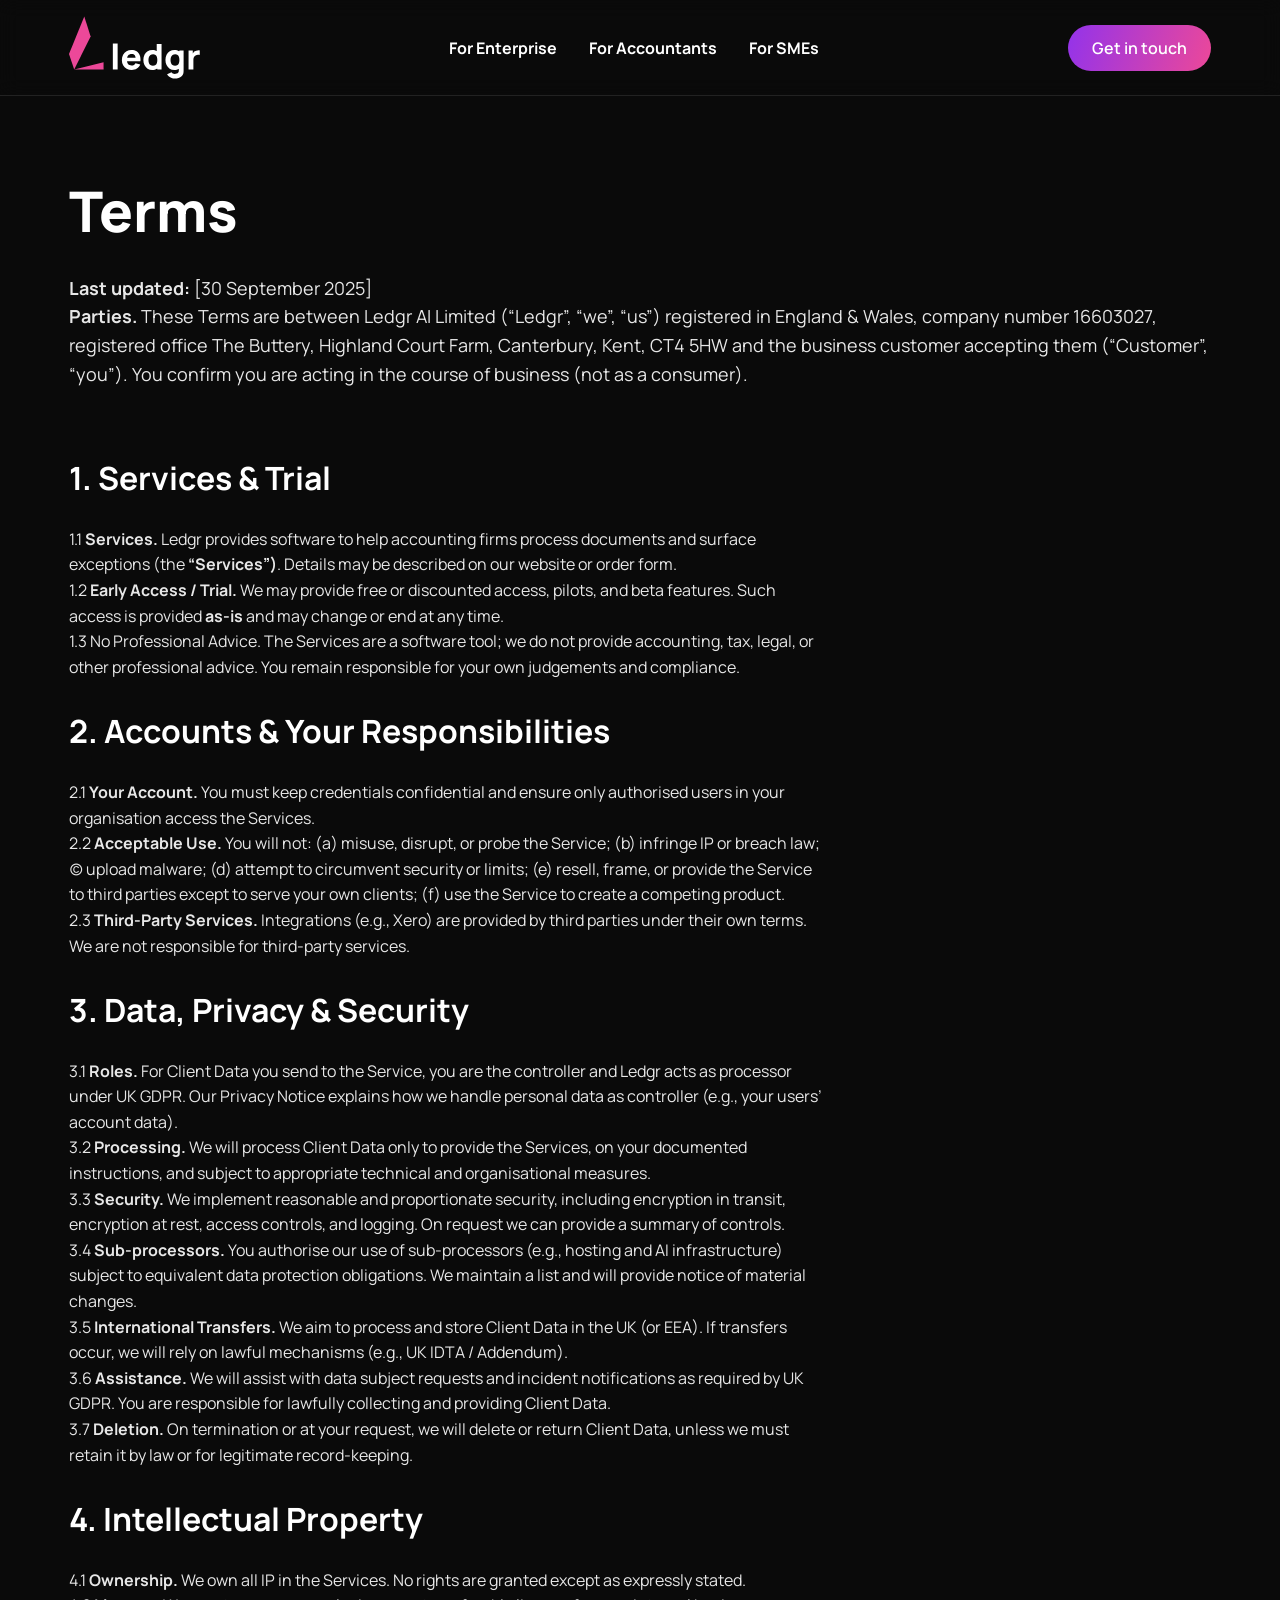
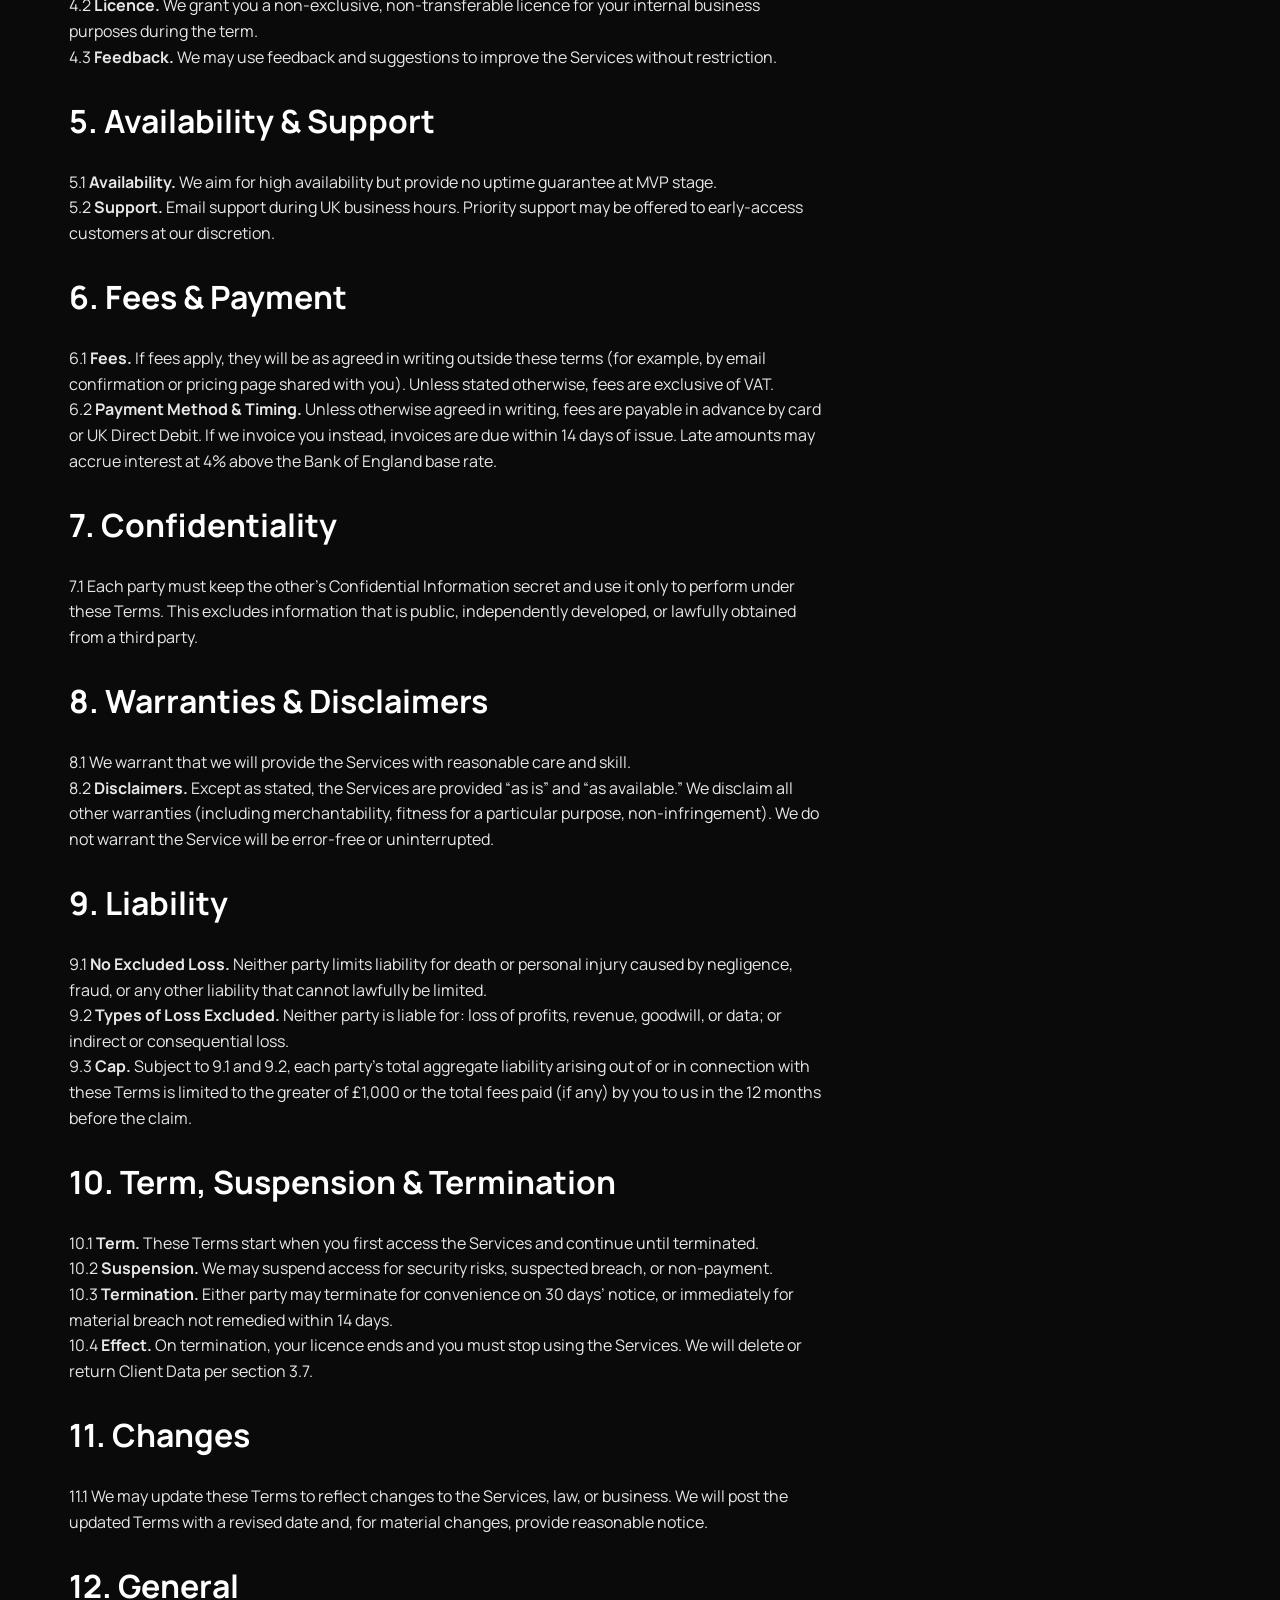
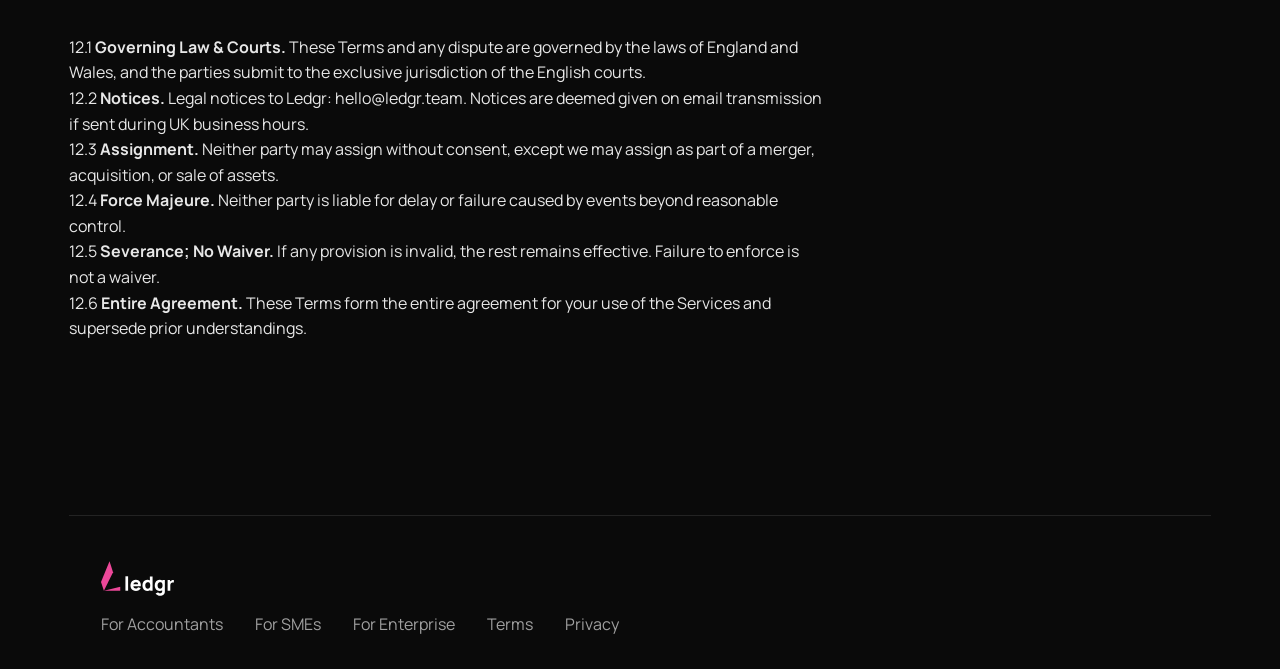
<file: terms/index.html>
<!DOCTYPE html>
<html lang="en-GB">
<head>
	<meta charset="utf-8">
	<meta name="viewport" content="width=device-width, initial-scale=1">
	<link rel="shortcut icon" href="../images/favicon.png" />

	<link rel="preconnect" href="https://fonts.googleapis.com">
	<link rel="preconnect" href="https://fonts.gstatic.com" crossorigin>
	<link href="https://fonts.googleapis.com/css2?family=Manrope:wght@200..800&display=swap" rel="stylesheet">
	<link rel="stylesheet" href="https://sibforms.com/forms/end-form/build/sib-styles.css">
	<link rel="stylesheet" href="../css/main.css?v=2" type="text/css" media="all" />

	<title>Ledgr - A new era of accountancy</title>
</head>
<body>

	<header id="site-header">
		<div class="container">
			<a href="/"><img src="../images/logo.svg" alt="ledgr logo" /></a>
			<nav>
				<ul>
					<li><a href="../for-enterprise">For Enterprise</a></li>
					<li><a href="../for-accountants">For Accountants</a></li>
					<li><a href="../for-business">For SMEs</a></li>
				</ul>
			</nav>
			<div class="header-right">
				<a href="#get-a-demo" class="button modal-link"><span>Get in touch</span></a>
				<a href="#" class="button button-secondary toggle-nav"><span>Menu</span></a>
			</div>
		</div>
	</header>

	<div id="primary">

		<section class="page-block page-block-content">
			<div class="container">
				<article class="privacy-intro">
					<h1>Terms</h1>
					<p><strong>Last updated:</strong> [30 September 2025]<br><strong>Parties.</strong> These Terms are between Ledgr AI Limited (“Ledgr”, “we”, “us”) registered in England & Wales, company number 16603027, registered office The Buttery, Highland Court Farm, Canterbury, Kent, CT4 5HW and the business customer accepting them (“Customer”, “you”). You confirm you are acting in the course of business (not as a consumer).</p>
				</article>
				<article class="privacy-terms">
					<h2>1. Services & Trial</h2>
					<p>1.1 <strong>Services.</strong> Ledgr provides software to help accounting firms process documents and surface exceptions (the <strong>“Services”)</strong>. Details may be described on our website or order form. <br>
1.2 <strong>Early Access / Trial.</strong> We may provide free or discounted access, pilots, and beta features. Such access is provided <strong>as‑is</strong> and may change or end at any time. <br>
1.3 No Professional Advice. The Services are a software tool; we do not provide accounting, tax, legal, or other professional advice. You remain responsible for your own judgements and compliance.
</p>
<article class="privacy-terms">
					<h2>2. Accounts & Your Responsibilities</h2>
					<p>2.1 <strong>Your Account.</strong> You must keep credentials confidential and ensure only authorised users in your organisation access the Services. <br>
2.2 <strong>Acceptable Use.</strong> You will not: (a) misuse, disrupt, or probe the Service; (b) infringe IP or breach law; (c) upload malware; (d) attempt to circumvent security or limits; (e) resell, frame, or provide the Service to third parties except to serve your own clients; (f) use the Service to create a competing product. <br>
2.3 <strong>Third‑Party Services.</strong> Integrations (e.g., Xero) are provided by third parties under their own terms. We are not responsible for third‑party services.
<article class="privacy-terms">
	<h2>3. Data, Privacy & Security</h2>
<p>3.1 <strong>Roles.</strong> For Client Data you send to the Service, you are the controller and Ledgr acts as processor under UK GDPR. Our Privacy Notice explains how we handle personal data as controller (e.g., your users’ account data). <br>
3.2 <strong>Processing.</strong> We will process Client Data only to provide the Services, on your documented instructions, and subject to appropriate technical and organisational measures. <br>
3.3 <strong>Security.</strong> We implement reasonable and proportionate security, including encryption in transit, encryption at rest, access controls, and logging. On request we can provide a summary of controls. <br>
3.4 <strong>Sub‑processors.</strong> You authorise our use of sub‑processors (e.g., hosting and AI infrastructure) subject to equivalent data protection obligations. We maintain a list and will provide notice of material changes. <br>
3.5 <strong>International Transfers.</strong> We aim to process and store Client Data in the UK (or EEA). If transfers occur, we will rely on lawful mechanisms (e.g., UK IDTA / Addendum).<br>
3.6 <strong>Assistance.</strong> We will assist with data subject requests and incident notifications as required by UK GDPR. You are responsible for lawfully collecting and providing Client Data. <br>
3.7 <strong>Deletion.</strong> On termination or at your request, we will delete or return Client Data, unless we must retain it by law or for legitimate record‑keeping. </p>
<article class="privacy-terms">
	<h2>4. Intellectual Property</h2>
<p>4.1 <strong>Ownership.</strong> We own all IP in the Services. No rights are granted except as expressly stated. <br>
4.2 <strong>Licence.</strong> We grant you a non‑exclusive, non‑transferable licence for your internal business purposes during the term. <br>
4.3 <strong>Feedback.</strong> We may use feedback and suggestions to improve the Services without restriction.</p>
<article class="privacy-terms">
	<h2>5. Availability & Support</h2>
<p>5.1 <strong>Availability.</strong> We aim for high availability but provide no uptime guarantee at MVP stage. <br>
5.2 <strong>Support.</strong> Email support during UK business hours. Priority support may be offered to early‑access customers at our discretion.</p>
<article class="privacy-terms">
	<h2>6. Fees & Payment</h2>
<p>6.1 <strong>Fees.</strong> If fees apply, they will be as agreed in writing outside these terms (for example, by email confirmation or pricing page shared with you). Unless stated otherwise, fees are exclusive of VAT. <br>
6.2 <strong>Payment Method & Timing.</strong> Unless otherwise agreed in writing, fees are payable in advance by card or UK Direct Debit. If we invoice you instead, invoices are due within 14 days of issue. Late amounts may accrue interest at 4% above the Bank of England base rate.</p>
<article class="privacy-terms">
	<h2>7. Confidentiality</h2>
<p>7.1 Each party must keep the other’s Confidential Information secret and use it only to perform under these Terms. This excludes information that is public, independently developed, or lawfully obtained from a third party.</p>
<article class="privacy-terms">
<h2>8. Warranties & Disclaimers</h2>
<p>8.1 We warrant that we will provide the Services with reasonable care and skill. <br>
8.2 <strong>Disclaimers.</strong> Except as stated, the Services are provided “as is” and “as available.” We disclaim all other warranties (including merchantability, fitness for a particular purpose, non‑infringement). We do not warrant the Service will be error‑free or uninterrupted.</p>
<article class="privacy-terms">
	<h2>9. Liability</h2>
<p>9.1 <strong>No Excluded Loss.</strong> Neither party limits liability for death or personal injury caused by negligence, fraud, or any other liability that cannot lawfully be limited. <br>
9.2 <strong>Types of Loss Excluded.</strong> Neither party is liable for: loss of profits, revenue, goodwill, or data; or indirect or consequential loss. <br>
9.3 <strong>Cap.</strong> Subject to 9.1 and 9.2, each party’s total aggregate liability arising out of or in connection with these Terms is limited to the greater of £1,000 or the total fees paid (if any) by you to us in the 12 months before the claim.</p>
<article class="privacy-terms">
	<h2>10. Term, Suspension & Termination</h2>
<p>10.1 <strong>Term.</strong> These Terms start when you first access the Services and continue until terminated. <br>
10.2 <strong>Suspension.</strong> We may suspend access for security risks, suspected breach, or non‑payment. <br>
10.3 <strong>Termination.</strong> Either party may terminate for convenience on 30 days’ notice, or immediately for material breach not remedied within 14 days. <br>
10.4 <strong>Effect.</strong> On termination, your licence ends and you must stop using the Services. We will delete or return Client Data per section 3.7.</p>
<article class="privacy-terms">
	<h2>11. Changes</h2>
<p>11.1 We may update these Terms to reflect changes to the Services, law, or business. We will post the updated Terms with a revised date and, for material changes, provide reasonable notice.</p>
<article class="privacy-terms">
	<h2>12. General</h2>
<p>12.1 <strong>Governing Law & Courts.</strong> These Terms and any dispute are governed by the laws of England and Wales, and the parties submit to the exclusive jurisdiction of the English courts. <br>
12.2 <strong>Notices.</strong> Legal notices to Ledgr: hello@ledgr.team. Notices are deemed given on email transmission if sent during UK business hours. <br>
12.3 <strong>Assignment.</strong> Neither party may assign without consent, except we may assign as part of a merger, acquisition, or sale of assets. <br>
12.4 <strong>Force Majeure.</strong> Neither party is liable for delay or failure caused by events beyond reasonable control. <br>
12.5 <strong>Severance; No Waiver.</strong> If any provision is invalid, the rest remains effective. Failure to enforce is not a waiver. <br>
12.6 <strong>Entire Agreement.</strong> These Terms form the entire agreement for your use of the Services and supersede prior understandings.
</p>
				</article>
			</div>
		</section>

		<footer id="site-footer">
			<div class="container">
				<img src="../images/logo.svg" alt="ledgr logo" class="footer-logo" />
				<nav>
					<ul>
						<li><a href="../for-accountants">For Accountants</a></li>
						<li><a href="../for-business">For SMEs</a></li>
						<li><a href="../for-enterprise">For Enterprise</a></li>
						<li><a href="../terms">Terms</a></li>
						<li><a href="../privacy">Privacy</a></li>
					</ul>
				</nav>
			</div>
		</footer>

	</div>

	<!-- Start of modal forms -->
	<div class="modal-back"></div>
	<div class="modal-window">
		<span class="modal-window-gradient"></span>
		<a href="#" class="close-modal-window-link close-modal-window">Close</a>
		<div class="modal-window-content">

			<div class="modal-form">
				<div class="modal-form-heading">
					<h5>Get in touch with Ledgr</h5>
					<p>Contact us for more information or to book a meeting or start a conversation with the team.</p>
				</div>

				<div class="sib-form">
				    <div id="sib-form-container" class="sib-form-container">
				        <div
				            id="error-message"
				            class="sib-form-message-panel"
				        >
				            <div class="sib-form-message-panel__text sib-form-message-panel__text--center">
				                <svg viewBox="0 0 512 512" class="sib-icon sib-notification__icon">
				                    <path
				                        d="M256 40c118.621 0 216 96.075 216 216 0 119.291-96.61 216-216 216-119.244 0-216-96.562-216-216 0-119.203 96.602-216 216-216m0-32C119.043 8 8 119.083 8 256c0 136.997 111.043 248 248 248s248-111.003 248-248C504 119.083 392.957 8 256 8zm-11.49 120h22.979c6.823 0 12.274 5.682 11.99 12.5l-7 168c-.268 6.428-5.556 11.5-11.99 11.5h-8.979c-6.433 0-11.722-5.073-11.99-11.5l-7-168c-.283-6.818 5.167-12.5 11.99-12.5zM256 340c-15.464 0-28 12.536-28 28s12.536 28 28 28 28-12.536 28-28-12.536-28-28-28z"
				                    />
				                </svg>
				                <span class="sib-form-message-panel__inner-text"> Your data could not be saved. Please try again. </span>
				            </div>
				        </div>
				        <div></div>
				        <div
				            id="success-message"
				            class="sib-form-message-panel"
				            
				        >
				        	<div class="modal-form-success">
								<h5>Thanks, we've got it!</h5>
								<p>Thanks for reaching out.<br/>A member of the Ledgr team will be in touch shortly.</p>
								<div class="buttons">
									<a href="/" class="button close-modal-window-link"><span>Back to site</span></a>
								</div>
							</div>
				        	<span class="sib-form-message-panel__inner-text" style="position: absolute; left: -9999px;">
				        	</span>
				        </div>
				        <div></div>
				        <div
				            id="sib-container"
				            class="sib-container--large sib-container--vertical"
				            
				        >
				            <form
				                id="sib-form"
				                method="POST"
				                action="https://a8857b0c.sibforms.com/serve/[base64]"
				                data-type="subscription"
				            >
				                <div>
				                    <div class="modal-form-field sib-input sib-form-block">
				                        <div class="form__entry entry_block">
				                            <div class="form__label-row">
				                                <label
				                                    class="entry__label"
				                                    for="FIRSTNAME"
				                                    data-required="*"
				                                >
				                                    First name
				                                </label>
				                                <div class="entry__field"><input class="input" maxlength="200" type="text" id="FIRSTNAME" name="FIRSTNAME" autocomplete="off" placeholder="" data-required="true" required /></div>
				                            </div>
				                            <label
				                                class="entry__error entry__error--primary"
				                            >
				                            </label>
				                        </div>
				                    </div>
				                </div>
				                <div>
				                    <div class="modal-form-field sib-input sib-form-block">
				                        <div class="form__entry entry_block">
				                            <div class="form__label-row">
				                                <label
				                                    class="entry__label"
				                                    for="LASTNAME"
				                                    data-required="*"
				                                >
				                                    Last name
				                                </label>
				                                <div class="entry__field"><input class="input" maxlength="200" type="text" id="LASTNAME" name="LASTNAME" autocomplete="off" placeholder="" data-required="true" required /></div>
				                            </div>
				                            <label
				                                class="entry__error entry__error--primary"
				                            >
				                            </label>
				                        </div>
				                    </div>
				                </div>
				                <div>
				                    <div class="modal-form-field sib-input sib-form-block">
				                        <div class="form__entry entry_block">
				                            <div class="form__label-row">
				                                <label
				                                    class="entry__label"
				                                    for="COMPANY"
				                                    data-required="*"
				                                >
				                                    Company
				                                </label>
				                                <div class="entry__field"><input class="input" maxlength="200" type="text" id="COMPANY" name="COMPANY" autocomplete="off" placeholder="" data-required="true" required /></div>
				                            </div>
				                            <label
				                                class="entry__error entry__error--primary"
				                            >
				                            </label>
				                        </div>
				                    </div>
				                </div>
				                <div>
				                    <div class="modal-form-field sib-input sib-form-block">
				                        <div class="form__entry entry_block">
				                            <div class="form__label-row">
				                                <label class="entry__label" for="EMAIL" data-required="*">
				                                    Email
				                                </label>
				                                <div class="entry__field"><input class="input" type="text" id="EMAIL" name="EMAIL" autocomplete="off" placeholder="" data-required="true" required /></div>
				                            </div>
				                            <label
				                                class="entry__error entry__error--primary"
				                            >
				                            </label>
				                        </div>
				                    </div>
				                </div>
				                <div>
				                    <div class="sib-form-block">
				                        <button
				                            class="sib-form-block__button sib-form-block__button-with-loader button"
				                            form="sib-form"
				                            type="submit"
				                        >
				                            <svg class="icon clickable__icon progress-indicator__icon sib-hide-loader-icon" viewBox="0 0 512 512">
				                                <path
				                                    d="M460.116 373.846l-20.823-12.022c-5.541-3.199-7.54-10.159-4.663-15.874 30.137-59.886 28.343-131.652-5.386-189.946-33.641-58.394-94.896-95.833-161.827-99.676C261.028 55.961 256 50.751 256 44.352V20.309c0-6.904 5.808-12.337 12.703-11.982 83.556 4.306 160.163 50.864 202.11 123.677 42.063 72.696 44.079 162.316 6.031 236.832-3.14 6.148-10.75 8.461-16.728 5.01z"
				                                />
				                            </svg>
				                            Submit
				                        </button>
				                    </div>
				                </div>
				                <input type="text" name="email_address_check" value="" class="input--hidden" /> <input type="hidden" name="locale" value="en" />
				            </form>
				        </div>
				    </div>
				</div>





			

		</div>
	</div>
	<!-- End of modal forms -->

<script>
    window.REQUIRED_CODE_ERROR_MESSAGE = "Please choose a country code";
    window.LOCALE = "en";
    window.EMAIL_INVALID_MESSAGE = window.SMS_INVALID_MESSAGE = "The information provided is invalid. Please review the field format and try again.";
    window.REQUIRED_ERROR_MESSAGE = "This field cannot be left blank. ";
    window.GENERIC_INVALID_MESSAGE = "The information provided is invalid. Please review the field format and try again.";
    window.translation = { common: { selectedList: "{quantity} list selected", selectedLists: "{quantity} lists selected", selectedOption: "{quantity} selected", selectedOptions: "{quantity} selected" } };
    var AUTOHIDE = Boolean(0);
</script>
<script defer src="https://sibforms.com/forms/end-form/build/main.js"></script>


	<script type="text/javascript" src="../js/jquery.js"></script>
	<script type="text/javascript" src="../js/script.js?v=1"></script>

</body>
</html>
</file>
<file: css/main.css>
html, body, div, span, applet, object, iframe, h1, h2, h3, h4, h5, h6, p, blockquote, pre, a, abbr, acronym, address, big, cite, code, del, dfn, font, img, ins, kbd, q, s, samp, small, strike, tt, var, dl, dt, dd, ol, ul, li, fieldset, form, label, legend, table, caption, tbody, tfoot, thead, tr, th, td {
  margin: 0;
  padding: 0;
  border: 0;
  outline: 0;
  font-weight: inherit;
  font-style: inherit;
  font-size: 100%;
  font-family: inherit;
  vertical-align: baseline;
}

:focus {
  outline: 0;
}

body {
  line-height: 1;
  color: black;
  background: white;
}

ol, ul {
  list-style: none;
}

table {
  border-collapse: separate;
  border-spacing: 0;
}

caption, th, td {
  text-align: left;
  font-weight: normal;
}

blockquote:before, blockquote:after, q:before, q:after {
  content: "";
}

blockquote, q {
  quotes: "" "";
}

div, nav, header, footer, aside, section {
  display: block;
}

/* Animate.css at top, added CSS at bottom */
/*!
 * animate.css -https://daneden.github.io/animate.css/
 * Version - 3.7.2
 * Licensed under the MIT license - http://opensource.org/licenses/MIT
 *
 * Copyright (c) 2019 Daniel Eden
 */
/*!
 * animate.css -http://daneden.me/animate
 * Version - 3.6.0
 * Licensed under the MIT license - http://opensource.org/licenses/MIT
 *
 * Copyright (c) 2018 Daniel Eden
 */
.animated {
  -webkit-animation-duration: 1.5s;
  animation-duration: 1.5s;
  -webkit-animation-fill-mode: both;
  animation-fill-mode: both;
}

.animated.infinite {
  -webkit-animation-iteration-count: infinite;
  animation-iteration-count: infinite;
}

@-webkit-keyframes bounce {
  from, 20%, 53%, 80%, to {
    -webkit-animation-timing-function: cubic-bezier(0.215, 0.61, 0.355, 1);
    animation-timing-function: cubic-bezier(0.215, 0.61, 0.355, 1);
    -webkit-transform: translate3d(0, 0, 0);
    transform: translate3d(0, 0, 0);
  }
  40%, 43% {
    -webkit-animation-timing-function: cubic-bezier(0.755, 0.05, 0.855, 0.06);
    animation-timing-function: cubic-bezier(0.755, 0.05, 0.855, 0.06);
    -webkit-transform: translate3d(0, -30px, 0);
    transform: translate3d(0, -30px, 0);
  }
  70% {
    -webkit-animation-timing-function: cubic-bezier(0.755, 0.05, 0.855, 0.06);
    animation-timing-function: cubic-bezier(0.755, 0.05, 0.855, 0.06);
    -webkit-transform: translate3d(0, -15px, 0);
    transform: translate3d(0, -15px, 0);
  }
  90% {
    -webkit-transform: translate3d(0, -4px, 0);
    transform: translate3d(0, -4px, 0);
  }
}
@keyframes bounce {
  from, 20%, 53%, 80%, to {
    -webkit-animation-timing-function: cubic-bezier(0.215, 0.61, 0.355, 1);
    animation-timing-function: cubic-bezier(0.215, 0.61, 0.355, 1);
    -webkit-transform: translate3d(0, 0, 0);
    transform: translate3d(0, 0, 0);
  }
  40%, 43% {
    -webkit-animation-timing-function: cubic-bezier(0.755, 0.05, 0.855, 0.06);
    animation-timing-function: cubic-bezier(0.755, 0.05, 0.855, 0.06);
    -webkit-transform: translate3d(0, -30px, 0);
    transform: translate3d(0, -30px, 0);
  }
  70% {
    -webkit-animation-timing-function: cubic-bezier(0.755, 0.05, 0.855, 0.06);
    animation-timing-function: cubic-bezier(0.755, 0.05, 0.855, 0.06);
    -webkit-transform: translate3d(0, -15px, 0);
    transform: translate3d(0, -15px, 0);
  }
  90% {
    -webkit-transform: translate3d(0, -4px, 0);
    transform: translate3d(0, -4px, 0);
  }
}
.bounce {
  -webkit-animation-name: bounce;
  animation-name: bounce;
  -webkit-transform-origin: center bottom;
  transform-origin: center bottom;
}

@-webkit-keyframes flash {
  from, 50%, to {
    opacity: 1;
  }
  25%, 75% {
    opacity: 0;
  }
}
@keyframes flash {
  from, 50%, to {
    opacity: 1;
  }
  25%, 75% {
    opacity: 0;
  }
}
.flash {
  -webkit-animation-name: flash;
  animation-name: flash;
}

/* originally authored by Nick Pettit - https://github.com/nickpettit/glide */
@-webkit-keyframes pulse {
  from {
    -webkit-transform: scale3d(1, 1, 1);
    transform: scale3d(1, 1, 1);
  }
  50% {
    -webkit-transform: scale3d(1.05, 1.05, 1.05);
    transform: scale3d(1.05, 1.05, 1.05);
  }
  to {
    -webkit-transform: scale3d(1, 1, 1);
    transform: scale3d(1, 1, 1);
  }
}
@keyframes pulse {
  from {
    -webkit-transform: scale3d(1, 1, 1);
    transform: scale3d(1, 1, 1);
  }
  50% {
    -webkit-transform: scale3d(1.05, 1.05, 1.05);
    transform: scale3d(1.05, 1.05, 1.05);
  }
  to {
    -webkit-transform: scale3d(1, 1, 1);
    transform: scale3d(1, 1, 1);
  }
}
.pulse {
  -webkit-animation-name: pulse;
  animation-name: pulse;
}

@-webkit-keyframes rubberBand {
  from {
    -webkit-transform: scale3d(1, 1, 1);
    transform: scale3d(1, 1, 1);
  }
  30% {
    -webkit-transform: scale3d(1.25, 0.75, 1);
    transform: scale3d(1.25, 0.75, 1);
  }
  40% {
    -webkit-transform: scale3d(0.75, 1.25, 1);
    transform: scale3d(0.75, 1.25, 1);
  }
  50% {
    -webkit-transform: scale3d(1.15, 0.85, 1);
    transform: scale3d(1.15, 0.85, 1);
  }
  65% {
    -webkit-transform: scale3d(0.95, 1.05, 1);
    transform: scale3d(0.95, 1.05, 1);
  }
  75% {
    -webkit-transform: scale3d(1.05, 0.95, 1);
    transform: scale3d(1.05, 0.95, 1);
  }
  to {
    -webkit-transform: scale3d(1, 1, 1);
    transform: scale3d(1, 1, 1);
  }
}
@keyframes rubberBand {
  from {
    -webkit-transform: scale3d(1, 1, 1);
    transform: scale3d(1, 1, 1);
  }
  30% {
    -webkit-transform: scale3d(1.25, 0.75, 1);
    transform: scale3d(1.25, 0.75, 1);
  }
  40% {
    -webkit-transform: scale3d(0.75, 1.25, 1);
    transform: scale3d(0.75, 1.25, 1);
  }
  50% {
    -webkit-transform: scale3d(1.15, 0.85, 1);
    transform: scale3d(1.15, 0.85, 1);
  }
  65% {
    -webkit-transform: scale3d(0.95, 1.05, 1);
    transform: scale3d(0.95, 1.05, 1);
  }
  75% {
    -webkit-transform: scale3d(1.05, 0.95, 1);
    transform: scale3d(1.05, 0.95, 1);
  }
  to {
    -webkit-transform: scale3d(1, 1, 1);
    transform: scale3d(1, 1, 1);
  }
}
.rubberBand {
  -webkit-animation-name: rubberBand;
  animation-name: rubberBand;
}

@-webkit-keyframes shake {
  from, to {
    -webkit-transform: translate3d(0, 0, 0);
    transform: translate3d(0, 0, 0);
  }
  10%, 30%, 50%, 70%, 90% {
    -webkit-transform: translate3d(-10px, 0, 0);
    transform: translate3d(-10px, 0, 0);
  }
  20%, 40%, 60%, 80% {
    -webkit-transform: translate3d(10px, 0, 0);
    transform: translate3d(10px, 0, 0);
  }
}
@keyframes shake {
  from, to {
    -webkit-transform: translate3d(0, 0, 0);
    transform: translate3d(0, 0, 0);
  }
  10%, 30%, 50%, 70%, 90% {
    -webkit-transform: translate3d(-10px, 0, 0);
    transform: translate3d(-10px, 0, 0);
  }
  20%, 40%, 60%, 80% {
    -webkit-transform: translate3d(10px, 0, 0);
    transform: translate3d(10px, 0, 0);
  }
}
.shake {
  -webkit-animation-name: shake;
  animation-name: shake;
}

@-webkit-keyframes headShake {
  0% {
    -webkit-transform: translateX(0);
    transform: translateX(0);
  }
  6.5% {
    -webkit-transform: translateX(-6px) rotateY(-9deg);
    transform: translateX(-6px) rotateY(-9deg);
  }
  18.5% {
    -webkit-transform: translateX(5px) rotateY(7deg);
    transform: translateX(5px) rotateY(7deg);
  }
  31.5% {
    -webkit-transform: translateX(-3px) rotateY(-5deg);
    transform: translateX(-3px) rotateY(-5deg);
  }
  43.5% {
    -webkit-transform: translateX(2px) rotateY(3deg);
    transform: translateX(2px) rotateY(3deg);
  }
  50% {
    -webkit-transform: translateX(0);
    transform: translateX(0);
  }
}
@keyframes headShake {
  0% {
    -webkit-transform: translateX(0);
    transform: translateX(0);
  }
  6.5% {
    -webkit-transform: translateX(-6px) rotateY(-9deg);
    transform: translateX(-6px) rotateY(-9deg);
  }
  18.5% {
    -webkit-transform: translateX(5px) rotateY(7deg);
    transform: translateX(5px) rotateY(7deg);
  }
  31.5% {
    -webkit-transform: translateX(-3px) rotateY(-5deg);
    transform: translateX(-3px) rotateY(-5deg);
  }
  43.5% {
    -webkit-transform: translateX(2px) rotateY(3deg);
    transform: translateX(2px) rotateY(3deg);
  }
  50% {
    -webkit-transform: translateX(0);
    transform: translateX(0);
  }
}
.headShake {
  -webkit-animation-timing-function: ease-in-out;
  animation-timing-function: ease-in-out;
  -webkit-animation-name: headShake;
  animation-name: headShake;
}

@-webkit-keyframes swing {
  20% {
    -webkit-transform: rotate3d(0, 0, 1, 15deg);
    transform: rotate3d(0, 0, 1, 15deg);
  }
  40% {
    -webkit-transform: rotate3d(0, 0, 1, -10deg);
    transform: rotate3d(0, 0, 1, -10deg);
  }
  60% {
    -webkit-transform: rotate3d(0, 0, 1, 5deg);
    transform: rotate3d(0, 0, 1, 5deg);
  }
  80% {
    -webkit-transform: rotate3d(0, 0, 1, -5deg);
    transform: rotate3d(0, 0, 1, -5deg);
  }
  to {
    -webkit-transform: rotate3d(0, 0, 1, 0deg);
    transform: rotate3d(0, 0, 1, 0deg);
  }
}
@keyframes swing {
  20% {
    -webkit-transform: rotate3d(0, 0, 1, 15deg);
    transform: rotate3d(0, 0, 1, 15deg);
  }
  40% {
    -webkit-transform: rotate3d(0, 0, 1, -10deg);
    transform: rotate3d(0, 0, 1, -10deg);
  }
  60% {
    -webkit-transform: rotate3d(0, 0, 1, 5deg);
    transform: rotate3d(0, 0, 1, 5deg);
  }
  80% {
    -webkit-transform: rotate3d(0, 0, 1, -5deg);
    transform: rotate3d(0, 0, 1, -5deg);
  }
  to {
    -webkit-transform: rotate3d(0, 0, 1, 0deg);
    transform: rotate3d(0, 0, 1, 0deg);
  }
}
.swing {
  -webkit-transform-origin: top center;
  transform-origin: top center;
  -webkit-animation-name: swing;
  animation-name: swing;
}

@-webkit-keyframes tada {
  from {
    -webkit-transform: scale3d(1, 1, 1);
    transform: scale3d(1, 1, 1);
  }
  10%, 20% {
    -webkit-transform: scale3d(0.9, 0.9, 0.9) rotate3d(0, 0, 1, -3deg);
    transform: scale3d(0.9, 0.9, 0.9) rotate3d(0, 0, 1, -3deg);
  }
  30%, 50%, 70%, 90% {
    -webkit-transform: scale3d(1.1, 1.1, 1.1) rotate3d(0, 0, 1, 3deg);
    transform: scale3d(1.1, 1.1, 1.1) rotate3d(0, 0, 1, 3deg);
  }
  40%, 60%, 80% {
    -webkit-transform: scale3d(1.1, 1.1, 1.1) rotate3d(0, 0, 1, -3deg);
    transform: scale3d(1.1, 1.1, 1.1) rotate3d(0, 0, 1, -3deg);
  }
  to {
    -webkit-transform: scale3d(1, 1, 1);
    transform: scale3d(1, 1, 1);
  }
}
@keyframes tada {
  from {
    -webkit-transform: scale3d(1, 1, 1);
    transform: scale3d(1, 1, 1);
  }
  10%, 20% {
    -webkit-transform: scale3d(0.9, 0.9, 0.9) rotate3d(0, 0, 1, -3deg);
    transform: scale3d(0.9, 0.9, 0.9) rotate3d(0, 0, 1, -3deg);
  }
  30%, 50%, 70%, 90% {
    -webkit-transform: scale3d(1.1, 1.1, 1.1) rotate3d(0, 0, 1, 3deg);
    transform: scale3d(1.1, 1.1, 1.1) rotate3d(0, 0, 1, 3deg);
  }
  40%, 60%, 80% {
    -webkit-transform: scale3d(1.1, 1.1, 1.1) rotate3d(0, 0, 1, -3deg);
    transform: scale3d(1.1, 1.1, 1.1) rotate3d(0, 0, 1, -3deg);
  }
  to {
    -webkit-transform: scale3d(1, 1, 1);
    transform: scale3d(1, 1, 1);
  }
}
.tada {
  -webkit-animation-name: tada;
  animation-name: tada;
}

/* originally authored by Nick Pettit - https://github.com/nickpettit/glide */
@-webkit-keyframes wobble {
  from {
    -webkit-transform: translate3d(0, 0, 0);
    transform: translate3d(0, 0, 0);
  }
  15% {
    -webkit-transform: translate3d(-25%, 0, 0) rotate3d(0, 0, 1, -5deg);
    transform: translate3d(-25%, 0, 0) rotate3d(0, 0, 1, -5deg);
  }
  30% {
    -webkit-transform: translate3d(20%, 0, 0) rotate3d(0, 0, 1, 3deg);
    transform: translate3d(20%, 0, 0) rotate3d(0, 0, 1, 3deg);
  }
  45% {
    -webkit-transform: translate3d(-15%, 0, 0) rotate3d(0, 0, 1, -3deg);
    transform: translate3d(-15%, 0, 0) rotate3d(0, 0, 1, -3deg);
  }
  60% {
    -webkit-transform: translate3d(10%, 0, 0) rotate3d(0, 0, 1, 2deg);
    transform: translate3d(10%, 0, 0) rotate3d(0, 0, 1, 2deg);
  }
  75% {
    -webkit-transform: translate3d(-5%, 0, 0) rotate3d(0, 0, 1, -1deg);
    transform: translate3d(-5%, 0, 0) rotate3d(0, 0, 1, -1deg);
  }
  to {
    -webkit-transform: translate3d(0, 0, 0);
    transform: translate3d(0, 0, 0);
  }
}
@keyframes wobble {
  from {
    -webkit-transform: translate3d(0, 0, 0);
    transform: translate3d(0, 0, 0);
  }
  15% {
    -webkit-transform: translate3d(-25%, 0, 0) rotate3d(0, 0, 1, -5deg);
    transform: translate3d(-25%, 0, 0) rotate3d(0, 0, 1, -5deg);
  }
  30% {
    -webkit-transform: translate3d(20%, 0, 0) rotate3d(0, 0, 1, 3deg);
    transform: translate3d(20%, 0, 0) rotate3d(0, 0, 1, 3deg);
  }
  45% {
    -webkit-transform: translate3d(-15%, 0, 0) rotate3d(0, 0, 1, -3deg);
    transform: translate3d(-15%, 0, 0) rotate3d(0, 0, 1, -3deg);
  }
  60% {
    -webkit-transform: translate3d(10%, 0, 0) rotate3d(0, 0, 1, 2deg);
    transform: translate3d(10%, 0, 0) rotate3d(0, 0, 1, 2deg);
  }
  75% {
    -webkit-transform: translate3d(-5%, 0, 0) rotate3d(0, 0, 1, -1deg);
    transform: translate3d(-5%, 0, 0) rotate3d(0, 0, 1, -1deg);
  }
  to {
    -webkit-transform: translate3d(0, 0, 0);
    transform: translate3d(0, 0, 0);
  }
}
.wobble {
  -webkit-animation-name: wobble;
  animation-name: wobble;
}

@-webkit-keyframes jello {
  from, 11.1%, to {
    -webkit-transform: translate3d(0, 0, 0);
    transform: translate3d(0, 0, 0);
  }
  22.2% {
    -webkit-transform: skewX(-12.5deg) skewY(-12.5deg);
    transform: skewX(-12.5deg) skewY(-12.5deg);
  }
  33.3% {
    -webkit-transform: skewX(6.25deg) skewY(6.25deg);
    transform: skewX(6.25deg) skewY(6.25deg);
  }
  44.4% {
    -webkit-transform: skewX(-3.125deg) skewY(-3.125deg);
    transform: skewX(-3.125deg) skewY(-3.125deg);
  }
  55.5% {
    -webkit-transform: skewX(1.5625deg) skewY(1.5625deg);
    transform: skewX(1.5625deg) skewY(1.5625deg);
  }
  66.6% {
    -webkit-transform: skewX(-0.78125deg) skewY(-0.78125deg);
    transform: skewX(-0.78125deg) skewY(-0.78125deg);
  }
  77.7% {
    -webkit-transform: skewX(0.390625deg) skewY(0.390625deg);
    transform: skewX(0.390625deg) skewY(0.390625deg);
  }
  88.8% {
    -webkit-transform: skewX(-0.1953125deg) skewY(-0.1953125deg);
    transform: skewX(-0.1953125deg) skewY(-0.1953125deg);
  }
}
@keyframes jello {
  from, 11.1%, to {
    -webkit-transform: translate3d(0, 0, 0);
    transform: translate3d(0, 0, 0);
  }
  22.2% {
    -webkit-transform: skewX(-12.5deg) skewY(-12.5deg);
    transform: skewX(-12.5deg) skewY(-12.5deg);
  }
  33.3% {
    -webkit-transform: skewX(6.25deg) skewY(6.25deg);
    transform: skewX(6.25deg) skewY(6.25deg);
  }
  44.4% {
    -webkit-transform: skewX(-3.125deg) skewY(-3.125deg);
    transform: skewX(-3.125deg) skewY(-3.125deg);
  }
  55.5% {
    -webkit-transform: skewX(1.5625deg) skewY(1.5625deg);
    transform: skewX(1.5625deg) skewY(1.5625deg);
  }
  66.6% {
    -webkit-transform: skewX(-0.78125deg) skewY(-0.78125deg);
    transform: skewX(-0.78125deg) skewY(-0.78125deg);
  }
  77.7% {
    -webkit-transform: skewX(0.390625deg) skewY(0.390625deg);
    transform: skewX(0.390625deg) skewY(0.390625deg);
  }
  88.8% {
    -webkit-transform: skewX(-0.1953125deg) skewY(-0.1953125deg);
    transform: skewX(-0.1953125deg) skewY(-0.1953125deg);
  }
}
.jello {
  -webkit-animation-name: jello;
  animation-name: jello;
  -webkit-transform-origin: center;
  transform-origin: center;
}

@-webkit-keyframes bounceIn {
  from, 20%, 40%, 60%, 80%, to {
    -webkit-animation-timing-function: cubic-bezier(0.215, 0.61, 0.355, 1);
    animation-timing-function: cubic-bezier(0.215, 0.61, 0.355, 1);
  }
  0% {
    opacity: 0;
    -webkit-transform: scale3d(0.3, 0.3, 0.3);
    transform: scale3d(0.3, 0.3, 0.3);
  }
  20% {
    -webkit-transform: scale3d(1.1, 1.1, 1.1);
    transform: scale3d(1.1, 1.1, 1.1);
  }
  40% {
    -webkit-transform: scale3d(0.9, 0.9, 0.9);
    transform: scale3d(0.9, 0.9, 0.9);
  }
  60% {
    opacity: 1;
    -webkit-transform: scale3d(1.03, 1.03, 1.03);
    transform: scale3d(1.03, 1.03, 1.03);
  }
  80% {
    -webkit-transform: scale3d(0.97, 0.97, 0.97);
    transform: scale3d(0.97, 0.97, 0.97);
  }
  to {
    opacity: 1;
    -webkit-transform: scale3d(1, 1, 1);
    transform: scale3d(1, 1, 1);
  }
}
@keyframes bounceIn {
  from, 20%, 40%, 60%, 80%, to {
    -webkit-animation-timing-function: cubic-bezier(0.215, 0.61, 0.355, 1);
    animation-timing-function: cubic-bezier(0.215, 0.61, 0.355, 1);
  }
  0% {
    opacity: 0;
    -webkit-transform: scale3d(0.3, 0.3, 0.3);
    transform: scale3d(0.3, 0.3, 0.3);
  }
  20% {
    -webkit-transform: scale3d(1.1, 1.1, 1.1);
    transform: scale3d(1.1, 1.1, 1.1);
  }
  40% {
    -webkit-transform: scale3d(0.9, 0.9, 0.9);
    transform: scale3d(0.9, 0.9, 0.9);
  }
  60% {
    opacity: 1;
    -webkit-transform: scale3d(1.03, 1.03, 1.03);
    transform: scale3d(1.03, 1.03, 1.03);
  }
  80% {
    -webkit-transform: scale3d(0.97, 0.97, 0.97);
    transform: scale3d(0.97, 0.97, 0.97);
  }
  to {
    opacity: 1;
    -webkit-transform: scale3d(1, 1, 1);
    transform: scale3d(1, 1, 1);
  }
}
.bounceIn {
  -webkit-animation-duration: 0.75s;
  animation-duration: 0.75s;
  -webkit-animation-name: bounceIn;
  animation-name: bounceIn;
}

@-webkit-keyframes bounceInDown {
  from, 60%, 75%, 90%, to {
    -webkit-animation-timing-function: cubic-bezier(0.215, 0.61, 0.355, 1);
    animation-timing-function: cubic-bezier(0.215, 0.61, 0.355, 1);
  }
  0% {
    opacity: 0;
    -webkit-transform: translate3d(0, -3000px, 0);
    transform: translate3d(0, -3000px, 0);
  }
  60% {
    opacity: 1;
    -webkit-transform: translate3d(0, 25px, 0);
    transform: translate3d(0, 25px, 0);
  }
  75% {
    -webkit-transform: translate3d(0, -10px, 0);
    transform: translate3d(0, -10px, 0);
  }
  90% {
    -webkit-transform: translate3d(0, 5px, 0);
    transform: translate3d(0, 5px, 0);
  }
  to {
    -webkit-transform: translate3d(0, 0, 0);
    transform: translate3d(0, 0, 0);
  }
}
@keyframes bounceInDown {
  from, 60%, 75%, 90%, to {
    -webkit-animation-timing-function: cubic-bezier(0.215, 0.61, 0.355, 1);
    animation-timing-function: cubic-bezier(0.215, 0.61, 0.355, 1);
  }
  0% {
    opacity: 0;
    -webkit-transform: translate3d(0, -3000px, 0);
    transform: translate3d(0, -3000px, 0);
  }
  60% {
    opacity: 1;
    -webkit-transform: translate3d(0, 25px, 0);
    transform: translate3d(0, 25px, 0);
  }
  75% {
    -webkit-transform: translate3d(0, -10px, 0);
    transform: translate3d(0, -10px, 0);
  }
  90% {
    -webkit-transform: translate3d(0, 5px, 0);
    transform: translate3d(0, 5px, 0);
  }
  to {
    -webkit-transform: translate3d(0, 0, 0);
    transform: translate3d(0, 0, 0);
  }
}
.bounceInDown {
  -webkit-animation-name: bounceInDown;
  animation-name: bounceInDown;
}

@-webkit-keyframes bounceInLeft {
  from, 60%, 75%, 90%, to {
    -webkit-animation-timing-function: cubic-bezier(0.215, 0.61, 0.355, 1);
    animation-timing-function: cubic-bezier(0.215, 0.61, 0.355, 1);
  }
  0% {
    opacity: 0;
    -webkit-transform: translate3d(-3000px, 0, 0);
    transform: translate3d(-3000px, 0, 0);
  }
  60% {
    opacity: 1;
    -webkit-transform: translate3d(25px, 0, 0);
    transform: translate3d(25px, 0, 0);
  }
  75% {
    -webkit-transform: translate3d(-10px, 0, 0);
    transform: translate3d(-10px, 0, 0);
  }
  90% {
    -webkit-transform: translate3d(5px, 0, 0);
    transform: translate3d(5px, 0, 0);
  }
  to {
    -webkit-transform: translate3d(0, 0, 0);
    transform: translate3d(0, 0, 0);
  }
}
@keyframes bounceInLeft {
  from, 60%, 75%, 90%, to {
    -webkit-animation-timing-function: cubic-bezier(0.215, 0.61, 0.355, 1);
    animation-timing-function: cubic-bezier(0.215, 0.61, 0.355, 1);
  }
  0% {
    opacity: 0;
    -webkit-transform: translate3d(-3000px, 0, 0);
    transform: translate3d(-3000px, 0, 0);
  }
  60% {
    opacity: 1;
    -webkit-transform: translate3d(25px, 0, 0);
    transform: translate3d(25px, 0, 0);
  }
  75% {
    -webkit-transform: translate3d(-10px, 0, 0);
    transform: translate3d(-10px, 0, 0);
  }
  90% {
    -webkit-transform: translate3d(5px, 0, 0);
    transform: translate3d(5px, 0, 0);
  }
  to {
    -webkit-transform: translate3d(0, 0, 0);
    transform: translate3d(0, 0, 0);
  }
}
.bounceInLeft {
  -webkit-animation-name: bounceInLeft;
  animation-name: bounceInLeft;
}

@-webkit-keyframes bounceInRight {
  from, 60%, 75%, 90%, to {
    -webkit-animation-timing-function: cubic-bezier(0.215, 0.61, 0.355, 1);
    animation-timing-function: cubic-bezier(0.215, 0.61, 0.355, 1);
  }
  from {
    opacity: 0;
    -webkit-transform: translate3d(3000px, 0, 0);
    transform: translate3d(3000px, 0, 0);
  }
  60% {
    opacity: 1;
    -webkit-transform: translate3d(-25px, 0, 0);
    transform: translate3d(-25px, 0, 0);
  }
  75% {
    -webkit-transform: translate3d(10px, 0, 0);
    transform: translate3d(10px, 0, 0);
  }
  90% {
    -webkit-transform: translate3d(-5px, 0, 0);
    transform: translate3d(-5px, 0, 0);
  }
  to {
    -webkit-transform: translate3d(0, 0, 0);
    transform: translate3d(0, 0, 0);
  }
}
@keyframes bounceInRight {
  from, 60%, 75%, 90%, to {
    -webkit-animation-timing-function: cubic-bezier(0.215, 0.61, 0.355, 1);
    animation-timing-function: cubic-bezier(0.215, 0.61, 0.355, 1);
  }
  from {
    opacity: 0;
    -webkit-transform: translate3d(3000px, 0, 0);
    transform: translate3d(3000px, 0, 0);
  }
  60% {
    opacity: 1;
    -webkit-transform: translate3d(-25px, 0, 0);
    transform: translate3d(-25px, 0, 0);
  }
  75% {
    -webkit-transform: translate3d(10px, 0, 0);
    transform: translate3d(10px, 0, 0);
  }
  90% {
    -webkit-transform: translate3d(-5px, 0, 0);
    transform: translate3d(-5px, 0, 0);
  }
  to {
    -webkit-transform: translate3d(0, 0, 0);
    transform: translate3d(0, 0, 0);
  }
}
.bounceInRight {
  -webkit-animation-name: bounceInRight;
  animation-name: bounceInRight;
}

@-webkit-keyframes bounceInUp {
  from, 60%, 75%, 90%, to {
    -webkit-animation-timing-function: cubic-bezier(0.215, 0.61, 0.355, 1);
    animation-timing-function: cubic-bezier(0.215, 0.61, 0.355, 1);
  }
  from {
    opacity: 0;
    -webkit-transform: translate3d(0, 3000px, 0);
    transform: translate3d(0, 3000px, 0);
  }
  60% {
    opacity: 1;
    -webkit-transform: translate3d(0, -20px, 0);
    transform: translate3d(0, -20px, 0);
  }
  75% {
    -webkit-transform: translate3d(0, 10px, 0);
    transform: translate3d(0, 10px, 0);
  }
  90% {
    -webkit-transform: translate3d(0, -5px, 0);
    transform: translate3d(0, -5px, 0);
  }
  to {
    -webkit-transform: translate3d(0, 0, 0);
    transform: translate3d(0, 0, 0);
  }
}
@keyframes bounceInUp {
  from, 60%, 75%, 90%, to {
    -webkit-animation-timing-function: cubic-bezier(0.215, 0.61, 0.355, 1);
    animation-timing-function: cubic-bezier(0.215, 0.61, 0.355, 1);
  }
  from {
    opacity: 0;
    -webkit-transform: translate3d(0, 3000px, 0);
    transform: translate3d(0, 3000px, 0);
  }
  60% {
    opacity: 1;
    -webkit-transform: translate3d(0, -20px, 0);
    transform: translate3d(0, -20px, 0);
  }
  75% {
    -webkit-transform: translate3d(0, 10px, 0);
    transform: translate3d(0, 10px, 0);
  }
  90% {
    -webkit-transform: translate3d(0, -5px, 0);
    transform: translate3d(0, -5px, 0);
  }
  to {
    -webkit-transform: translate3d(0, 0, 0);
    transform: translate3d(0, 0, 0);
  }
}
.bounceInUp {
  -webkit-animation-name: bounceInUp;
  animation-name: bounceInUp;
}

@-webkit-keyframes bounceOut {
  20% {
    -webkit-transform: scale3d(0.9, 0.9, 0.9);
    transform: scale3d(0.9, 0.9, 0.9);
  }
  50%, 55% {
    opacity: 1;
    -webkit-transform: scale3d(1.1, 1.1, 1.1);
    transform: scale3d(1.1, 1.1, 1.1);
  }
  to {
    opacity: 0;
    -webkit-transform: scale3d(0.3, 0.3, 0.3);
    transform: scale3d(0.3, 0.3, 0.3);
  }
}
@keyframes bounceOut {
  20% {
    -webkit-transform: scale3d(0.9, 0.9, 0.9);
    transform: scale3d(0.9, 0.9, 0.9);
  }
  50%, 55% {
    opacity: 1;
    -webkit-transform: scale3d(1.1, 1.1, 1.1);
    transform: scale3d(1.1, 1.1, 1.1);
  }
  to {
    opacity: 0;
    -webkit-transform: scale3d(0.3, 0.3, 0.3);
    transform: scale3d(0.3, 0.3, 0.3);
  }
}
.bounceOut {
  -webkit-animation-duration: 0.75s;
  animation-duration: 0.75s;
  -webkit-animation-name: bounceOut;
  animation-name: bounceOut;
}

@-webkit-keyframes bounceOutDown {
  20% {
    -webkit-transform: translate3d(0, 10px, 0);
    transform: translate3d(0, 10px, 0);
  }
  40%, 45% {
    opacity: 1;
    -webkit-transform: translate3d(0, -20px, 0);
    transform: translate3d(0, -20px, 0);
  }
  to {
    opacity: 0;
    -webkit-transform: translate3d(0, 2000px, 0);
    transform: translate3d(0, 2000px, 0);
  }
}
@keyframes bounceOutDown {
  20% {
    -webkit-transform: translate3d(0, 10px, 0);
    transform: translate3d(0, 10px, 0);
  }
  40%, 45% {
    opacity: 1;
    -webkit-transform: translate3d(0, -20px, 0);
    transform: translate3d(0, -20px, 0);
  }
  to {
    opacity: 0;
    -webkit-transform: translate3d(0, 2000px, 0);
    transform: translate3d(0, 2000px, 0);
  }
}
.bounceOutDown {
  -webkit-animation-name: bounceOutDown;
  animation-name: bounceOutDown;
}

@-webkit-keyframes bounceOutLeft {
  20% {
    opacity: 1;
    -webkit-transform: translate3d(20px, 0, 0);
    transform: translate3d(20px, 0, 0);
  }
  to {
    opacity: 0;
    -webkit-transform: translate3d(-2000px, 0, 0);
    transform: translate3d(-2000px, 0, 0);
  }
}
@keyframes bounceOutLeft {
  20% {
    opacity: 1;
    -webkit-transform: translate3d(20px, 0, 0);
    transform: translate3d(20px, 0, 0);
  }
  to {
    opacity: 0;
    -webkit-transform: translate3d(-2000px, 0, 0);
    transform: translate3d(-2000px, 0, 0);
  }
}
.bounceOutLeft {
  -webkit-animation-name: bounceOutLeft;
  animation-name: bounceOutLeft;
}

@-webkit-keyframes bounceOutRight {
  20% {
    opacity: 1;
    -webkit-transform: translate3d(-20px, 0, 0);
    transform: translate3d(-20px, 0, 0);
  }
  to {
    opacity: 0;
    -webkit-transform: translate3d(2000px, 0, 0);
    transform: translate3d(2000px, 0, 0);
  }
}
@keyframes bounceOutRight {
  20% {
    opacity: 1;
    -webkit-transform: translate3d(-20px, 0, 0);
    transform: translate3d(-20px, 0, 0);
  }
  to {
    opacity: 0;
    -webkit-transform: translate3d(2000px, 0, 0);
    transform: translate3d(2000px, 0, 0);
  }
}
.bounceOutRight {
  -webkit-animation-name: bounceOutRight;
  animation-name: bounceOutRight;
}

@-webkit-keyframes bounceOutUp {
  20% {
    -webkit-transform: translate3d(0, -10px, 0);
    transform: translate3d(0, -10px, 0);
  }
  40%, 45% {
    opacity: 1;
    -webkit-transform: translate3d(0, 20px, 0);
    transform: translate3d(0, 20px, 0);
  }
  to {
    opacity: 0;
    -webkit-transform: translate3d(0, -2000px, 0);
    transform: translate3d(0, -2000px, 0);
  }
}
@keyframes bounceOutUp {
  20% {
    -webkit-transform: translate3d(0, -10px, 0);
    transform: translate3d(0, -10px, 0);
  }
  40%, 45% {
    opacity: 1;
    -webkit-transform: translate3d(0, 20px, 0);
    transform: translate3d(0, 20px, 0);
  }
  to {
    opacity: 0;
    -webkit-transform: translate3d(0, -2000px, 0);
    transform: translate3d(0, -2000px, 0);
  }
}
.bounceOutUp {
  -webkit-animation-name: bounceOutUp;
  animation-name: bounceOutUp;
}

@-webkit-keyframes fadeIn {
  from {
    opacity: 0;
  }
  to {
    opacity: 1;
  }
}
@keyframes fadeIn {
  from {
    opacity: 0;
  }
  to {
    opacity: 1;
  }
}
.fadeIn {
  -webkit-animation-name: fadeIn;
  animation-name: fadeIn;
}

@-webkit-keyframes fadeInDown {
  from {
    opacity: 0;
    -webkit-transform: translate3d(0, -100%, 0);
    transform: translate3d(0, -100%, 0);
  }
  to {
    opacity: 1;
    -webkit-transform: translate3d(0, 0, 0);
    transform: translate3d(0, 0, 0);
  }
}
@keyframes fadeInDown {
  from {
    opacity: 0;
    -webkit-transform: translate3d(0, -100%, 0);
    transform: translate3d(0, -100%, 0);
  }
  to {
    opacity: 1;
    -webkit-transform: translate3d(0, 0, 0);
    transform: translate3d(0, 0, 0);
  }
}
.fadeInDown {
  -webkit-animation-name: fadeInDown;
  animation-name: fadeInDown;
}

@-webkit-keyframes fadeInDownBig {
  from {
    opacity: 0;
    -webkit-transform: translate3d(0, -2000px, 0);
    transform: translate3d(0, -2000px, 0);
  }
  to {
    opacity: 1;
    -webkit-transform: translate3d(0, 0, 0);
    transform: translate3d(0, 0, 0);
  }
}
@keyframes fadeInDownBig {
  from {
    opacity: 0;
    -webkit-transform: translate3d(0, -2000px, 0);
    transform: translate3d(0, -2000px, 0);
  }
  to {
    opacity: 1;
    -webkit-transform: translate3d(0, 0, 0);
    transform: translate3d(0, 0, 0);
  }
}
.fadeInDownBig {
  -webkit-animation-name: fadeInDownBig;
  animation-name: fadeInDownBig;
}

@-webkit-keyframes fadeInLeft {
  from {
    opacity: 0;
    -webkit-transform: translate3d(-100%, 0, 0);
    transform: translate3d(-100%, 0, 0);
  }
  to {
    opacity: 1;
    -webkit-transform: translate3d(0, 0, 0);
    transform: translate3d(0, 0, 0);
  }
}
@keyframes fadeInLeft {
  from {
    opacity: 0;
    -webkit-transform: translate3d(-100%, 0, 0);
    transform: translate3d(-100%, 0, 0);
  }
  to {
    opacity: 1;
    -webkit-transform: translate3d(0, 0, 0);
    transform: translate3d(0, 0, 0);
  }
}
.fadeInLeft {
  -webkit-animation-name: fadeInLeft;
  animation-name: fadeInLeft;
}

@-webkit-keyframes fadeInLeftBig {
  from {
    opacity: 0;
    -webkit-transform: translate3d(-2000px, 0, 0);
    transform: translate3d(-2000px, 0, 0);
  }
  to {
    opacity: 1;
    -webkit-transform: translate3d(0, 0, 0);
    transform: translate3d(0, 0, 0);
  }
}
@keyframes fadeInLeftBig {
  from {
    opacity: 0;
    -webkit-transform: translate3d(-2000px, 0, 0);
    transform: translate3d(-2000px, 0, 0);
  }
  to {
    opacity: 1;
    -webkit-transform: translate3d(0, 0, 0);
    transform: translate3d(0, 0, 0);
  }
}
.fadeInLeftBig {
  -webkit-animation-name: fadeInLeftBig;
  animation-name: fadeInLeftBig;
}

@-webkit-keyframes fadeInRight {
  from {
    opacity: 0;
    -webkit-transform: translate3d(100%, 0, 0);
    transform: translate3d(100%, 0, 0);
  }
  to {
    opacity: 1;
    -webkit-transform: translate3d(0, 0, 0);
    transform: translate3d(0, 0, 0);
  }
}
@keyframes fadeInRight {
  from {
    opacity: 0;
    -webkit-transform: translate3d(100%, 0, 0);
    transform: translate3d(100%, 0, 0);
  }
  to {
    opacity: 1;
    -webkit-transform: translate3d(0, 0, 0);
    transform: translate3d(0, 0, 0);
  }
}
.fadeInRight {
  -webkit-animation-name: fadeInRight;
  animation-name: fadeInRight;
}

@-webkit-keyframes fadeInRightBig {
  from {
    opacity: 0;
    -webkit-transform: translate3d(2000px, 0, 0);
    transform: translate3d(2000px, 0, 0);
  }
  to {
    opacity: 1;
    -webkit-transform: translate3d(0, 0, 0);
    transform: translate3d(0, 0, 0);
  }
}
@keyframes fadeInRightBig {
  from {
    opacity: 0;
    -webkit-transform: translate3d(2000px, 0, 0);
    transform: translate3d(2000px, 0, 0);
  }
  to {
    opacity: 1;
    -webkit-transform: translate3d(0, 0, 0);
    transform: translate3d(0, 0, 0);
  }
}
.fadeInRightBig {
  -webkit-animation-name: fadeInRightBig;
  animation-name: fadeInRightBig;
}

@-webkit-keyframes fadeInUp {
  from {
    opacity: 0;
    -webkit-transform: translate3d(0, 30%, 0);
    transform: translate3d(0, 30%, 0);
  }
  to {
    opacity: 1;
    -webkit-transform: translate3d(0, 0, 0);
    transform: translate3d(0, 0, 0);
  }
}
@keyframes fadeInUp {
  from {
    opacity: 0;
    -webkit-transform: translate3d(0, 30%, 0);
    transform: translate3d(0, 30%, 0);
  }
  to {
    opacity: 1;
    -webkit-transform: translate3d(0, 0, 0);
    transform: translate3d(0, 0, 0);
  }
}
.fadeInUp {
  -webkit-animation-name: fadeInUp;
  animation-name: fadeInUp;
}

@-webkit-keyframes fadeInUpBig {
  from {
    opacity: 0;
    -webkit-transform: translate3d(0, 2000px, 0);
    transform: translate3d(0, 2000px, 0);
  }
  to {
    opacity: 1;
    -webkit-transform: translate3d(0, 0, 0);
    transform: translate3d(0, 0, 0);
  }
}
@keyframes fadeInUpBig {
  from {
    opacity: 0;
    -webkit-transform: translate3d(0, 2000px, 0);
    transform: translate3d(0, 2000px, 0);
  }
  to {
    opacity: 1;
    -webkit-transform: translate3d(0, 0, 0);
    transform: translate3d(0, 0, 0);
  }
}
.fadeInUpBig {
  -webkit-animation-name: fadeInUpBig;
  animation-name: fadeInUpBig;
}

@-webkit-keyframes fadeOut {
  from {
    opacity: 1;
  }
  to {
    opacity: 0;
  }
}
@keyframes fadeOut {
  from {
    opacity: 1;
  }
  to {
    opacity: 0;
  }
}
.fadeOut {
  -webkit-animation-name: fadeOut;
  animation-name: fadeOut;
}

@-webkit-keyframes fadeOutDown {
  from {
    opacity: 1;
  }
  to {
    opacity: 0;
    -webkit-transform: translate3d(0, 100%, 0);
    transform: translate3d(0, 100%, 0);
  }
}
@keyframes fadeOutDown {
  from {
    opacity: 1;
  }
  to {
    opacity: 0;
    -webkit-transform: translate3d(0, 100%, 0);
    transform: translate3d(0, 100%, 0);
  }
}
.fadeOutDown {
  -webkit-animation-name: fadeOutDown;
  animation-name: fadeOutDown;
}

@-webkit-keyframes fadeOutDownBig {
  from {
    opacity: 1;
  }
  to {
    opacity: 0;
    -webkit-transform: translate3d(0, 2000px, 0);
    transform: translate3d(0, 2000px, 0);
  }
}
@keyframes fadeOutDownBig {
  from {
    opacity: 1;
  }
  to {
    opacity: 0;
    -webkit-transform: translate3d(0, 2000px, 0);
    transform: translate3d(0, 2000px, 0);
  }
}
.fadeOutDownBig {
  -webkit-animation-name: fadeOutDownBig;
  animation-name: fadeOutDownBig;
}

@-webkit-keyframes fadeOutLeft {
  from {
    opacity: 1;
  }
  to {
    opacity: 0;
    -webkit-transform: translate3d(-100%, 0, 0);
    transform: translate3d(-100%, 0, 0);
  }
}
@keyframes fadeOutLeft {
  from {
    opacity: 1;
  }
  to {
    opacity: 0;
    -webkit-transform: translate3d(-100%, 0, 0);
    transform: translate3d(-100%, 0, 0);
  }
}
.fadeOutLeft {
  -webkit-animation-name: fadeOutLeft;
  animation-name: fadeOutLeft;
}

@-webkit-keyframes fadeOutLeftBig {
  from {
    opacity: 1;
  }
  to {
    opacity: 0;
    -webkit-transform: translate3d(-2000px, 0, 0);
    transform: translate3d(-2000px, 0, 0);
  }
}
@keyframes fadeOutLeftBig {
  from {
    opacity: 1;
  }
  to {
    opacity: 0;
    -webkit-transform: translate3d(-2000px, 0, 0);
    transform: translate3d(-2000px, 0, 0);
  }
}
.fadeOutLeftBig {
  -webkit-animation-name: fadeOutLeftBig;
  animation-name: fadeOutLeftBig;
}

@-webkit-keyframes fadeOutRight {
  from {
    opacity: 1;
  }
  to {
    opacity: 0;
    -webkit-transform: translate3d(100%, 0, 0);
    transform: translate3d(100%, 0, 0);
  }
}
@keyframes fadeOutRight {
  from {
    opacity: 1;
  }
  to {
    opacity: 0;
    -webkit-transform: translate3d(100%, 0, 0);
    transform: translate3d(100%, 0, 0);
  }
}
.fadeOutRight {
  -webkit-animation-name: fadeOutRight;
  animation-name: fadeOutRight;
}

@-webkit-keyframes fadeOutRightBig {
  from {
    opacity: 1;
  }
  to {
    opacity: 0;
    -webkit-transform: translate3d(2000px, 0, 0);
    transform: translate3d(2000px, 0, 0);
  }
}
@keyframes fadeOutRightBig {
  from {
    opacity: 1;
  }
  to {
    opacity: 0;
    -webkit-transform: translate3d(2000px, 0, 0);
    transform: translate3d(2000px, 0, 0);
  }
}
.fadeOutRightBig {
  -webkit-animation-name: fadeOutRightBig;
  animation-name: fadeOutRightBig;
}

@-webkit-keyframes fadeOutUp {
  from {
    opacity: 1;
  }
  to {
    opacity: 0;
    -webkit-transform: translate3d(0, -100%, 0);
    transform: translate3d(0, -100%, 0);
  }
}
@keyframes fadeOutUp {
  from {
    opacity: 1;
  }
  to {
    opacity: 0;
    -webkit-transform: translate3d(0, -100%, 0);
    transform: translate3d(0, -100%, 0);
  }
}
.fadeOutUp {
  -webkit-animation-name: fadeOutUp;
  animation-name: fadeOutUp;
}

@-webkit-keyframes fadeOutUpBig {
  from {
    opacity: 1;
  }
  to {
    opacity: 0;
    -webkit-transform: translate3d(0, -2000px, 0);
    transform: translate3d(0, -2000px, 0);
  }
}
@keyframes fadeOutUpBig {
  from {
    opacity: 1;
  }
  to {
    opacity: 0;
    -webkit-transform: translate3d(0, -2000px, 0);
    transform: translate3d(0, -2000px, 0);
  }
}
.fadeOutUpBig {
  -webkit-animation-name: fadeOutUpBig;
  animation-name: fadeOutUpBig;
}

@-webkit-keyframes flip {
  from {
    -webkit-transform: perspective(400px) rotate3d(0, 1, 0, -360deg);
    transform: perspective(400px) rotate3d(0, 1, 0, -360deg);
    -webkit-animation-timing-function: ease-out;
    animation-timing-function: ease-out;
  }
  40% {
    -webkit-transform: perspective(400px) translate3d(0, 0, 150px) rotate3d(0, 1, 0, -190deg);
    transform: perspective(400px) translate3d(0, 0, 150px) rotate3d(0, 1, 0, -190deg);
    -webkit-animation-timing-function: ease-out;
    animation-timing-function: ease-out;
  }
  50% {
    -webkit-transform: perspective(400px) translate3d(0, 0, 150px) rotate3d(0, 1, 0, -170deg);
    transform: perspective(400px) translate3d(0, 0, 150px) rotate3d(0, 1, 0, -170deg);
    -webkit-animation-timing-function: ease-in;
    animation-timing-function: ease-in;
  }
  80% {
    -webkit-transform: perspective(400px) scale3d(0.95, 0.95, 0.95);
    transform: perspective(400px) scale3d(0.95, 0.95, 0.95);
    -webkit-animation-timing-function: ease-in;
    animation-timing-function: ease-in;
  }
  to {
    -webkit-transform: perspective(400px);
    transform: perspective(400px);
    -webkit-animation-timing-function: ease-in;
    animation-timing-function: ease-in;
  }
}
@keyframes flip {
  from {
    -webkit-transform: perspective(400px) rotate3d(0, 1, 0, -360deg);
    transform: perspective(400px) rotate3d(0, 1, 0, -360deg);
    -webkit-animation-timing-function: ease-out;
    animation-timing-function: ease-out;
  }
  40% {
    -webkit-transform: perspective(400px) translate3d(0, 0, 150px) rotate3d(0, 1, 0, -190deg);
    transform: perspective(400px) translate3d(0, 0, 150px) rotate3d(0, 1, 0, -190deg);
    -webkit-animation-timing-function: ease-out;
    animation-timing-function: ease-out;
  }
  50% {
    -webkit-transform: perspective(400px) translate3d(0, 0, 150px) rotate3d(0, 1, 0, -170deg);
    transform: perspective(400px) translate3d(0, 0, 150px) rotate3d(0, 1, 0, -170deg);
    -webkit-animation-timing-function: ease-in;
    animation-timing-function: ease-in;
  }
  80% {
    -webkit-transform: perspective(400px) scale3d(0.95, 0.95, 0.95);
    transform: perspective(400px) scale3d(0.95, 0.95, 0.95);
    -webkit-animation-timing-function: ease-in;
    animation-timing-function: ease-in;
  }
  to {
    -webkit-transform: perspective(400px);
    transform: perspective(400px);
    -webkit-animation-timing-function: ease-in;
    animation-timing-function: ease-in;
  }
}
.animated.flip {
  -webkit-backface-visibility: visible;
  backface-visibility: visible;
  -webkit-animation-name: flip;
  animation-name: flip;
}

@-webkit-keyframes flipInX {
  from {
    -webkit-transform: perspective(400px) rotate3d(1, 0, 0, 90deg);
    transform: perspective(400px) rotate3d(1, 0, 0, 90deg);
    -webkit-animation-timing-function: ease-in;
    animation-timing-function: ease-in;
    opacity: 0;
  }
  40% {
    -webkit-transform: perspective(400px) rotate3d(1, 0, 0, -20deg);
    transform: perspective(400px) rotate3d(1, 0, 0, -20deg);
    -webkit-animation-timing-function: ease-in;
    animation-timing-function: ease-in;
  }
  60% {
    -webkit-transform: perspective(400px) rotate3d(1, 0, 0, 10deg);
    transform: perspective(400px) rotate3d(1, 0, 0, 10deg);
    opacity: 1;
  }
  80% {
    -webkit-transform: perspective(400px) rotate3d(1, 0, 0, -5deg);
    transform: perspective(400px) rotate3d(1, 0, 0, -5deg);
  }
  to {
    -webkit-transform: perspective(400px);
    transform: perspective(400px);
  }
}
@keyframes flipInX {
  from {
    -webkit-transform: perspective(400px) rotate3d(1, 0, 0, 90deg);
    transform: perspective(400px) rotate3d(1, 0, 0, 90deg);
    -webkit-animation-timing-function: ease-in;
    animation-timing-function: ease-in;
    opacity: 0;
  }
  40% {
    -webkit-transform: perspective(400px) rotate3d(1, 0, 0, -20deg);
    transform: perspective(400px) rotate3d(1, 0, 0, -20deg);
    -webkit-animation-timing-function: ease-in;
    animation-timing-function: ease-in;
  }
  60% {
    -webkit-transform: perspective(400px) rotate3d(1, 0, 0, 10deg);
    transform: perspective(400px) rotate3d(1, 0, 0, 10deg);
    opacity: 1;
  }
  80% {
    -webkit-transform: perspective(400px) rotate3d(1, 0, 0, -5deg);
    transform: perspective(400px) rotate3d(1, 0, 0, -5deg);
  }
  to {
    -webkit-transform: perspective(400px);
    transform: perspective(400px);
  }
}
.flipInX {
  -webkit-backface-visibility: visible !important;
  backface-visibility: visible !important;
  -webkit-animation-name: flipInX;
  animation-name: flipInX;
}

@-webkit-keyframes flipInY {
  from {
    -webkit-transform: perspective(400px) rotate3d(0, 1, 0, 90deg);
    transform: perspective(400px) rotate3d(0, 1, 0, 90deg);
    -webkit-animation-timing-function: ease-in;
    animation-timing-function: ease-in;
    opacity: 0;
  }
  40% {
    -webkit-transform: perspective(400px) rotate3d(0, 1, 0, -20deg);
    transform: perspective(400px) rotate3d(0, 1, 0, -20deg);
    -webkit-animation-timing-function: ease-in;
    animation-timing-function: ease-in;
  }
  60% {
    -webkit-transform: perspective(400px) rotate3d(0, 1, 0, 10deg);
    transform: perspective(400px) rotate3d(0, 1, 0, 10deg);
    opacity: 1;
  }
  80% {
    -webkit-transform: perspective(400px) rotate3d(0, 1, 0, -5deg);
    transform: perspective(400px) rotate3d(0, 1, 0, -5deg);
  }
  to {
    -webkit-transform: perspective(400px);
    transform: perspective(400px);
  }
}
@keyframes flipInY {
  from {
    -webkit-transform: perspective(400px) rotate3d(0, 1, 0, 90deg);
    transform: perspective(400px) rotate3d(0, 1, 0, 90deg);
    -webkit-animation-timing-function: ease-in;
    animation-timing-function: ease-in;
    opacity: 0;
  }
  40% {
    -webkit-transform: perspective(400px) rotate3d(0, 1, 0, -20deg);
    transform: perspective(400px) rotate3d(0, 1, 0, -20deg);
    -webkit-animation-timing-function: ease-in;
    animation-timing-function: ease-in;
  }
  60% {
    -webkit-transform: perspective(400px) rotate3d(0, 1, 0, 10deg);
    transform: perspective(400px) rotate3d(0, 1, 0, 10deg);
    opacity: 1;
  }
  80% {
    -webkit-transform: perspective(400px) rotate3d(0, 1, 0, -5deg);
    transform: perspective(400px) rotate3d(0, 1, 0, -5deg);
  }
  to {
    -webkit-transform: perspective(400px);
    transform: perspective(400px);
  }
}
.flipInY {
  -webkit-backface-visibility: visible !important;
  backface-visibility: visible !important;
  -webkit-animation-name: flipInY;
  animation-name: flipInY;
}

@-webkit-keyframes flipOutX {
  from {
    -webkit-transform: perspective(400px);
    transform: perspective(400px);
  }
  30% {
    -webkit-transform: perspective(400px) rotate3d(1, 0, 0, -20deg);
    transform: perspective(400px) rotate3d(1, 0, 0, -20deg);
    opacity: 1;
  }
  to {
    -webkit-transform: perspective(400px) rotate3d(1, 0, 0, 90deg);
    transform: perspective(400px) rotate3d(1, 0, 0, 90deg);
    opacity: 0;
  }
}
@keyframes flipOutX {
  from {
    -webkit-transform: perspective(400px);
    transform: perspective(400px);
  }
  30% {
    -webkit-transform: perspective(400px) rotate3d(1, 0, 0, -20deg);
    transform: perspective(400px) rotate3d(1, 0, 0, -20deg);
    opacity: 1;
  }
  to {
    -webkit-transform: perspective(400px) rotate3d(1, 0, 0, 90deg);
    transform: perspective(400px) rotate3d(1, 0, 0, 90deg);
    opacity: 0;
  }
}
.flipOutX {
  -webkit-animation-duration: 0.75s;
  animation-duration: 0.75s;
  -webkit-animation-name: flipOutX;
  animation-name: flipOutX;
  -webkit-backface-visibility: visible !important;
  backface-visibility: visible !important;
}

@-webkit-keyframes flipOutY {
  from {
    -webkit-transform: perspective(400px);
    transform: perspective(400px);
  }
  30% {
    -webkit-transform: perspective(400px) rotate3d(0, 1, 0, -15deg);
    transform: perspective(400px) rotate3d(0, 1, 0, -15deg);
    opacity: 1;
  }
  to {
    -webkit-transform: perspective(400px) rotate3d(0, 1, 0, 90deg);
    transform: perspective(400px) rotate3d(0, 1, 0, 90deg);
    opacity: 0;
  }
}
@keyframes flipOutY {
  from {
    -webkit-transform: perspective(400px);
    transform: perspective(400px);
  }
  30% {
    -webkit-transform: perspective(400px) rotate3d(0, 1, 0, -15deg);
    transform: perspective(400px) rotate3d(0, 1, 0, -15deg);
    opacity: 1;
  }
  to {
    -webkit-transform: perspective(400px) rotate3d(0, 1, 0, 90deg);
    transform: perspective(400px) rotate3d(0, 1, 0, 90deg);
    opacity: 0;
  }
}
.flipOutY {
  -webkit-animation-duration: 0.75s;
  animation-duration: 0.75s;
  -webkit-backface-visibility: visible !important;
  backface-visibility: visible !important;
  -webkit-animation-name: flipOutY;
  animation-name: flipOutY;
}

@-webkit-keyframes lightSpeedIn {
  from {
    -webkit-transform: translate3d(100%, 0, 0) skewX(-30deg);
    transform: translate3d(100%, 0, 0) skewX(-30deg);
    opacity: 0;
  }
  60% {
    -webkit-transform: skewX(20deg);
    transform: skewX(20deg);
    opacity: 1;
  }
  80% {
    -webkit-transform: skewX(-5deg);
    transform: skewX(-5deg);
    opacity: 1;
  }
  to {
    -webkit-transform: translate3d(0, 0, 0);
    transform: translate3d(0, 0, 0);
    opacity: 1;
  }
}
@keyframes lightSpeedIn {
  from {
    -webkit-transform: translate3d(100%, 0, 0) skewX(-30deg);
    transform: translate3d(100%, 0, 0) skewX(-30deg);
    opacity: 0;
  }
  60% {
    -webkit-transform: skewX(20deg);
    transform: skewX(20deg);
    opacity: 1;
  }
  80% {
    -webkit-transform: skewX(-5deg);
    transform: skewX(-5deg);
    opacity: 1;
  }
  to {
    -webkit-transform: translate3d(0, 0, 0);
    transform: translate3d(0, 0, 0);
    opacity: 1;
  }
}
.lightSpeedIn {
  -webkit-animation-name: lightSpeedIn;
  animation-name: lightSpeedIn;
  -webkit-animation-timing-function: ease-out;
  animation-timing-function: ease-out;
}

@-webkit-keyframes lightSpeedOut {
  from {
    opacity: 1;
  }
  to {
    -webkit-transform: translate3d(100%, 0, 0) skewX(30deg);
    transform: translate3d(100%, 0, 0) skewX(30deg);
    opacity: 0;
  }
}
@keyframes lightSpeedOut {
  from {
    opacity: 1;
  }
  to {
    -webkit-transform: translate3d(100%, 0, 0) skewX(30deg);
    transform: translate3d(100%, 0, 0) skewX(30deg);
    opacity: 0;
  }
}
.lightSpeedOut {
  -webkit-animation-name: lightSpeedOut;
  animation-name: lightSpeedOut;
  -webkit-animation-timing-function: ease-in;
  animation-timing-function: ease-in;
}

@-webkit-keyframes rotateIn {
  from {
    -webkit-transform-origin: center;
    transform-origin: center;
    -webkit-transform: rotate3d(0, 0, 1, -200deg);
    transform: rotate3d(0, 0, 1, -200deg);
    opacity: 0;
  }
  to {
    -webkit-transform-origin: center;
    transform-origin: center;
    -webkit-transform: translate3d(0, 0, 0);
    transform: translate3d(0, 0, 0);
    opacity: 1;
  }
}
@keyframes rotateIn {
  from {
    -webkit-transform-origin: center;
    transform-origin: center;
    -webkit-transform: rotate3d(0, 0, 1, -200deg);
    transform: rotate3d(0, 0, 1, -200deg);
    opacity: 0;
  }
  to {
    -webkit-transform-origin: center;
    transform-origin: center;
    -webkit-transform: translate3d(0, 0, 0);
    transform: translate3d(0, 0, 0);
    opacity: 1;
  }
}
.rotateIn {
  -webkit-animation-name: rotateIn;
  animation-name: rotateIn;
}

@-webkit-keyframes rotateInDownLeft {
  from {
    -webkit-transform-origin: left bottom;
    transform-origin: left bottom;
    -webkit-transform: rotate3d(0, 0, 1, -45deg);
    transform: rotate3d(0, 0, 1, -45deg);
    opacity: 0;
  }
  to {
    -webkit-transform-origin: left bottom;
    transform-origin: left bottom;
    -webkit-transform: translate3d(0, 0, 0);
    transform: translate3d(0, 0, 0);
    opacity: 1;
  }
}
@keyframes rotateInDownLeft {
  from {
    -webkit-transform-origin: left bottom;
    transform-origin: left bottom;
    -webkit-transform: rotate3d(0, 0, 1, -45deg);
    transform: rotate3d(0, 0, 1, -45deg);
    opacity: 0;
  }
  to {
    -webkit-transform-origin: left bottom;
    transform-origin: left bottom;
    -webkit-transform: translate3d(0, 0, 0);
    transform: translate3d(0, 0, 0);
    opacity: 1;
  }
}
.rotateInDownLeft {
  -webkit-animation-name: rotateInDownLeft;
  animation-name: rotateInDownLeft;
}

@-webkit-keyframes rotateInDownRight {
  from {
    -webkit-transform-origin: right bottom;
    transform-origin: right bottom;
    -webkit-transform: rotate3d(0, 0, 1, 45deg);
    transform: rotate3d(0, 0, 1, 45deg);
    opacity: 0;
  }
  to {
    -webkit-transform-origin: right bottom;
    transform-origin: right bottom;
    -webkit-transform: translate3d(0, 0, 0);
    transform: translate3d(0, 0, 0);
    opacity: 1;
  }
}
@keyframes rotateInDownRight {
  from {
    -webkit-transform-origin: right bottom;
    transform-origin: right bottom;
    -webkit-transform: rotate3d(0, 0, 1, 45deg);
    transform: rotate3d(0, 0, 1, 45deg);
    opacity: 0;
  }
  to {
    -webkit-transform-origin: right bottom;
    transform-origin: right bottom;
    -webkit-transform: translate3d(0, 0, 0);
    transform: translate3d(0, 0, 0);
    opacity: 1;
  }
}
.rotateInDownRight {
  -webkit-animation-name: rotateInDownRight;
  animation-name: rotateInDownRight;
}

@-webkit-keyframes rotateInUpLeft {
  from {
    -webkit-transform-origin: left bottom;
    transform-origin: left bottom;
    -webkit-transform: rotate3d(0, 0, 1, 45deg);
    transform: rotate3d(0, 0, 1, 45deg);
    opacity: 0;
  }
  to {
    -webkit-transform-origin: left bottom;
    transform-origin: left bottom;
    -webkit-transform: translate3d(0, 0, 0);
    transform: translate3d(0, 0, 0);
    opacity: 1;
  }
}
@keyframes rotateInUpLeft {
  from {
    -webkit-transform-origin: left bottom;
    transform-origin: left bottom;
    -webkit-transform: rotate3d(0, 0, 1, 45deg);
    transform: rotate3d(0, 0, 1, 45deg);
    opacity: 0;
  }
  to {
    -webkit-transform-origin: left bottom;
    transform-origin: left bottom;
    -webkit-transform: translate3d(0, 0, 0);
    transform: translate3d(0, 0, 0);
    opacity: 1;
  }
}
.rotateInUpLeft {
  -webkit-animation-name: rotateInUpLeft;
  animation-name: rotateInUpLeft;
}

@-webkit-keyframes rotateInUpRight {
  from {
    -webkit-transform-origin: right bottom;
    transform-origin: right bottom;
    -webkit-transform: rotate3d(0, 0, 1, -90deg);
    transform: rotate3d(0, 0, 1, -90deg);
    opacity: 0;
  }
  to {
    -webkit-transform-origin: right bottom;
    transform-origin: right bottom;
    -webkit-transform: translate3d(0, 0, 0);
    transform: translate3d(0, 0, 0);
    opacity: 1;
  }
}
@keyframes rotateInUpRight {
  from {
    -webkit-transform-origin: right bottom;
    transform-origin: right bottom;
    -webkit-transform: rotate3d(0, 0, 1, -90deg);
    transform: rotate3d(0, 0, 1, -90deg);
    opacity: 0;
  }
  to {
    -webkit-transform-origin: right bottom;
    transform-origin: right bottom;
    -webkit-transform: translate3d(0, 0, 0);
    transform: translate3d(0, 0, 0);
    opacity: 1;
  }
}
.rotateInUpRight {
  -webkit-animation-name: rotateInUpRight;
  animation-name: rotateInUpRight;
}

@-webkit-keyframes rotateOut {
  from {
    -webkit-transform-origin: center;
    transform-origin: center;
    opacity: 1;
  }
  to {
    -webkit-transform-origin: center;
    transform-origin: center;
    -webkit-transform: rotate3d(0, 0, 1, 200deg);
    transform: rotate3d(0, 0, 1, 200deg);
    opacity: 0;
  }
}
@keyframes rotateOut {
  from {
    -webkit-transform-origin: center;
    transform-origin: center;
    opacity: 1;
  }
  to {
    -webkit-transform-origin: center;
    transform-origin: center;
    -webkit-transform: rotate3d(0, 0, 1, 200deg);
    transform: rotate3d(0, 0, 1, 200deg);
    opacity: 0;
  }
}
.rotateOut {
  -webkit-animation-name: rotateOut;
  animation-name: rotateOut;
}

@-webkit-keyframes rotateOutDownLeft {
  from {
    -webkit-transform-origin: left bottom;
    transform-origin: left bottom;
    opacity: 1;
  }
  to {
    -webkit-transform-origin: left bottom;
    transform-origin: left bottom;
    -webkit-transform: rotate3d(0, 0, 1, 45deg);
    transform: rotate3d(0, 0, 1, 45deg);
    opacity: 0;
  }
}
@keyframes rotateOutDownLeft {
  from {
    -webkit-transform-origin: left bottom;
    transform-origin: left bottom;
    opacity: 1;
  }
  to {
    -webkit-transform-origin: left bottom;
    transform-origin: left bottom;
    -webkit-transform: rotate3d(0, 0, 1, 45deg);
    transform: rotate3d(0, 0, 1, 45deg);
    opacity: 0;
  }
}
.rotateOutDownLeft {
  -webkit-animation-name: rotateOutDownLeft;
  animation-name: rotateOutDownLeft;
}

@-webkit-keyframes rotateOutDownRight {
  from {
    -webkit-transform-origin: right bottom;
    transform-origin: right bottom;
    opacity: 1;
  }
  to {
    -webkit-transform-origin: right bottom;
    transform-origin: right bottom;
    -webkit-transform: rotate3d(0, 0, 1, -45deg);
    transform: rotate3d(0, 0, 1, -45deg);
    opacity: 0;
  }
}
@keyframes rotateOutDownRight {
  from {
    -webkit-transform-origin: right bottom;
    transform-origin: right bottom;
    opacity: 1;
  }
  to {
    -webkit-transform-origin: right bottom;
    transform-origin: right bottom;
    -webkit-transform: rotate3d(0, 0, 1, -45deg);
    transform: rotate3d(0, 0, 1, -45deg);
    opacity: 0;
  }
}
.rotateOutDownRight {
  -webkit-animation-name: rotateOutDownRight;
  animation-name: rotateOutDownRight;
}

@-webkit-keyframes rotateOutUpLeft {
  from {
    -webkit-transform-origin: left bottom;
    transform-origin: left bottom;
    opacity: 1;
  }
  to {
    -webkit-transform-origin: left bottom;
    transform-origin: left bottom;
    -webkit-transform: rotate3d(0, 0, 1, -45deg);
    transform: rotate3d(0, 0, 1, -45deg);
    opacity: 0;
  }
}
@keyframes rotateOutUpLeft {
  from {
    -webkit-transform-origin: left bottom;
    transform-origin: left bottom;
    opacity: 1;
  }
  to {
    -webkit-transform-origin: left bottom;
    transform-origin: left bottom;
    -webkit-transform: rotate3d(0, 0, 1, -45deg);
    transform: rotate3d(0, 0, 1, -45deg);
    opacity: 0;
  }
}
.rotateOutUpLeft {
  -webkit-animation-name: rotateOutUpLeft;
  animation-name: rotateOutUpLeft;
}

@-webkit-keyframes rotateOutUpRight {
  from {
    -webkit-transform-origin: right bottom;
    transform-origin: right bottom;
    opacity: 1;
  }
  to {
    -webkit-transform-origin: right bottom;
    transform-origin: right bottom;
    -webkit-transform: rotate3d(0, 0, 1, 90deg);
    transform: rotate3d(0, 0, 1, 90deg);
    opacity: 0;
  }
}
@keyframes rotateOutUpRight {
  from {
    -webkit-transform-origin: right bottom;
    transform-origin: right bottom;
    opacity: 1;
  }
  to {
    -webkit-transform-origin: right bottom;
    transform-origin: right bottom;
    -webkit-transform: rotate3d(0, 0, 1, 90deg);
    transform: rotate3d(0, 0, 1, 90deg);
    opacity: 0;
  }
}
.rotateOutUpRight {
  -webkit-animation-name: rotateOutUpRight;
  animation-name: rotateOutUpRight;
}

@-webkit-keyframes hinge {
  0% {
    -webkit-transform-origin: top left;
    transform-origin: top left;
    -webkit-animation-timing-function: ease-in-out;
    animation-timing-function: ease-in-out;
  }
  20%, 60% {
    -webkit-transform: rotate3d(0, 0, 1, 80deg);
    transform: rotate3d(0, 0, 1, 80deg);
    -webkit-transform-origin: top left;
    transform-origin: top left;
    -webkit-animation-timing-function: ease-in-out;
    animation-timing-function: ease-in-out;
  }
  40%, 80% {
    -webkit-transform: rotate3d(0, 0, 1, 60deg);
    transform: rotate3d(0, 0, 1, 60deg);
    -webkit-transform-origin: top left;
    transform-origin: top left;
    -webkit-animation-timing-function: ease-in-out;
    animation-timing-function: ease-in-out;
    opacity: 1;
  }
  to {
    -webkit-transform: translate3d(0, 700px, 0);
    transform: translate3d(0, 700px, 0);
    opacity: 0;
  }
}
@keyframes hinge {
  0% {
    -webkit-transform-origin: top left;
    transform-origin: top left;
    -webkit-animation-timing-function: ease-in-out;
    animation-timing-function: ease-in-out;
  }
  20%, 60% {
    -webkit-transform: rotate3d(0, 0, 1, 80deg);
    transform: rotate3d(0, 0, 1, 80deg);
    -webkit-transform-origin: top left;
    transform-origin: top left;
    -webkit-animation-timing-function: ease-in-out;
    animation-timing-function: ease-in-out;
  }
  40%, 80% {
    -webkit-transform: rotate3d(0, 0, 1, 60deg);
    transform: rotate3d(0, 0, 1, 60deg);
    -webkit-transform-origin: top left;
    transform-origin: top left;
    -webkit-animation-timing-function: ease-in-out;
    animation-timing-function: ease-in-out;
    opacity: 1;
  }
  to {
    -webkit-transform: translate3d(0, 700px, 0);
    transform: translate3d(0, 700px, 0);
    opacity: 0;
  }
}
.hinge {
  -webkit-animation-duration: 2s;
  animation-duration: 2s;
  -webkit-animation-name: hinge;
  animation-name: hinge;
}

@-webkit-keyframes jackInTheBox {
  from {
    opacity: 0;
    -webkit-transform: scale(0.1) rotate(30deg);
    transform: scale(0.1) rotate(30deg);
    -webkit-transform-origin: center bottom;
    transform-origin: center bottom;
  }
  50% {
    -webkit-transform: rotate(-10deg);
    transform: rotate(-10deg);
  }
  70% {
    -webkit-transform: rotate(3deg);
    transform: rotate(3deg);
  }
  to {
    opacity: 1;
    -webkit-transform: scale(1);
    transform: scale(1);
  }
}
@keyframes jackInTheBox {
  from {
    opacity: 0;
    -webkit-transform: scale(0.1) rotate(30deg);
    transform: scale(0.1) rotate(30deg);
    -webkit-transform-origin: center bottom;
    transform-origin: center bottom;
  }
  50% {
    -webkit-transform: rotate(-10deg);
    transform: rotate(-10deg);
  }
  70% {
    -webkit-transform: rotate(3deg);
    transform: rotate(3deg);
  }
  to {
    opacity: 1;
    -webkit-transform: scale(1);
    transform: scale(1);
  }
}
.jackInTheBox {
  -webkit-animation-name: jackInTheBox;
  animation-name: jackInTheBox;
}

/* originally authored by Nick Pettit - https://github.com/nickpettit/glide */
@-webkit-keyframes rollIn {
  from {
    opacity: 0;
    -webkit-transform: translate3d(-100%, 0, 0) rotate3d(0, 0, 1, -120deg);
    transform: translate3d(-100%, 0, 0) rotate3d(0, 0, 1, -120deg);
  }
  to {
    opacity: 1;
    -webkit-transform: translate3d(0, 0, 0);
    transform: translate3d(0, 0, 0);
  }
}
@keyframes rollIn {
  from {
    opacity: 0;
    -webkit-transform: translate3d(-100%, 0, 0) rotate3d(0, 0, 1, -120deg);
    transform: translate3d(-100%, 0, 0) rotate3d(0, 0, 1, -120deg);
  }
  to {
    opacity: 1;
    -webkit-transform: translate3d(0, 0, 0);
    transform: translate3d(0, 0, 0);
  }
}
.rollIn {
  -webkit-animation-name: rollIn;
  animation-name: rollIn;
}

/* originally authored by Nick Pettit - https://github.com/nickpettit/glide */
@-webkit-keyframes rollOut {
  from {
    opacity: 1;
  }
  to {
    opacity: 0;
    -webkit-transform: translate3d(100%, 0, 0) rotate3d(0, 0, 1, 120deg);
    transform: translate3d(100%, 0, 0) rotate3d(0, 0, 1, 120deg);
  }
}
@keyframes rollOut {
  from {
    opacity: 1;
  }
  to {
    opacity: 0;
    -webkit-transform: translate3d(100%, 0, 0) rotate3d(0, 0, 1, 120deg);
    transform: translate3d(100%, 0, 0) rotate3d(0, 0, 1, 120deg);
  }
}
.rollOut {
  -webkit-animation-name: rollOut;
  animation-name: rollOut;
}

@-webkit-keyframes zoomIn {
  from {
    opacity: 0;
    -webkit-transform: scale3d(0.3, 0.3, 0.3);
    transform: scale3d(0.3, 0.3, 0.3);
  }
  50% {
    opacity: 1;
  }
}
@keyframes zoomIn {
  from {
    opacity: 0;
    -webkit-transform: scale3d(0.3, 0.3, 0.3);
    transform: scale3d(0.3, 0.3, 0.3);
  }
  50% {
    opacity: 1;
  }
}
.zoomIn {
  -webkit-animation-name: zoomIn;
  animation-name: zoomIn;
}

@-webkit-keyframes zoomInDown {
  from {
    opacity: 0;
    -webkit-transform: scale3d(0.1, 0.1, 0.1) translate3d(0, -1000px, 0);
    transform: scale3d(0.1, 0.1, 0.1) translate3d(0, -1000px, 0);
    -webkit-animation-timing-function: cubic-bezier(0.55, 0.055, 0.675, 0.19);
    animation-timing-function: cubic-bezier(0.55, 0.055, 0.675, 0.19);
  }
  60% {
    opacity: 1;
    -webkit-transform: scale3d(0.475, 0.475, 0.475) translate3d(0, 60px, 0);
    transform: scale3d(0.475, 0.475, 0.475) translate3d(0, 60px, 0);
    -webkit-animation-timing-function: cubic-bezier(0.175, 0.885, 0.32, 1);
    animation-timing-function: cubic-bezier(0.175, 0.885, 0.32, 1);
  }
}
@keyframes zoomInDown {
  from {
    opacity: 0;
    -webkit-transform: scale3d(0.1, 0.1, 0.1) translate3d(0, -1000px, 0);
    transform: scale3d(0.1, 0.1, 0.1) translate3d(0, -1000px, 0);
    -webkit-animation-timing-function: cubic-bezier(0.55, 0.055, 0.675, 0.19);
    animation-timing-function: cubic-bezier(0.55, 0.055, 0.675, 0.19);
  }
  60% {
    opacity: 1;
    -webkit-transform: scale3d(0.475, 0.475, 0.475) translate3d(0, 60px, 0);
    transform: scale3d(0.475, 0.475, 0.475) translate3d(0, 60px, 0);
    -webkit-animation-timing-function: cubic-bezier(0.175, 0.885, 0.32, 1);
    animation-timing-function: cubic-bezier(0.175, 0.885, 0.32, 1);
  }
}
.zoomInDown {
  -webkit-animation-name: zoomInDown;
  animation-name: zoomInDown;
}

@-webkit-keyframes zoomInLeft {
  from {
    opacity: 0;
    -webkit-transform: scale3d(0.1, 0.1, 0.1) translate3d(-1000px, 0, 0);
    transform: scale3d(0.1, 0.1, 0.1) translate3d(-1000px, 0, 0);
    -webkit-animation-timing-function: cubic-bezier(0.55, 0.055, 0.675, 0.19);
    animation-timing-function: cubic-bezier(0.55, 0.055, 0.675, 0.19);
  }
  60% {
    opacity: 1;
    -webkit-transform: scale3d(0.475, 0.475, 0.475) translate3d(10px, 0, 0);
    transform: scale3d(0.475, 0.475, 0.475) translate3d(10px, 0, 0);
    -webkit-animation-timing-function: cubic-bezier(0.175, 0.885, 0.32, 1);
    animation-timing-function: cubic-bezier(0.175, 0.885, 0.32, 1);
  }
}
@keyframes zoomInLeft {
  from {
    opacity: 0;
    -webkit-transform: scale3d(0.1, 0.1, 0.1) translate3d(-1000px, 0, 0);
    transform: scale3d(0.1, 0.1, 0.1) translate3d(-1000px, 0, 0);
    -webkit-animation-timing-function: cubic-bezier(0.55, 0.055, 0.675, 0.19);
    animation-timing-function: cubic-bezier(0.55, 0.055, 0.675, 0.19);
  }
  60% {
    opacity: 1;
    -webkit-transform: scale3d(0.475, 0.475, 0.475) translate3d(10px, 0, 0);
    transform: scale3d(0.475, 0.475, 0.475) translate3d(10px, 0, 0);
    -webkit-animation-timing-function: cubic-bezier(0.175, 0.885, 0.32, 1);
    animation-timing-function: cubic-bezier(0.175, 0.885, 0.32, 1);
  }
}
.zoomInLeft {
  -webkit-animation-name: zoomInLeft;
  animation-name: zoomInLeft;
}

@-webkit-keyframes zoomInRight {
  from {
    opacity: 0;
    -webkit-transform: scale3d(0.1, 0.1, 0.1) translate3d(1000px, 0, 0);
    transform: scale3d(0.1, 0.1, 0.1) translate3d(1000px, 0, 0);
    -webkit-animation-timing-function: cubic-bezier(0.55, 0.055, 0.675, 0.19);
    animation-timing-function: cubic-bezier(0.55, 0.055, 0.675, 0.19);
  }
  60% {
    opacity: 1;
    -webkit-transform: scale3d(0.475, 0.475, 0.475) translate3d(-10px, 0, 0);
    transform: scale3d(0.475, 0.475, 0.475) translate3d(-10px, 0, 0);
    -webkit-animation-timing-function: cubic-bezier(0.175, 0.885, 0.32, 1);
    animation-timing-function: cubic-bezier(0.175, 0.885, 0.32, 1);
  }
}
@keyframes zoomInRight {
  from {
    opacity: 0;
    -webkit-transform: scale3d(0.1, 0.1, 0.1) translate3d(1000px, 0, 0);
    transform: scale3d(0.1, 0.1, 0.1) translate3d(1000px, 0, 0);
    -webkit-animation-timing-function: cubic-bezier(0.55, 0.055, 0.675, 0.19);
    animation-timing-function: cubic-bezier(0.55, 0.055, 0.675, 0.19);
  }
  60% {
    opacity: 1;
    -webkit-transform: scale3d(0.475, 0.475, 0.475) translate3d(-10px, 0, 0);
    transform: scale3d(0.475, 0.475, 0.475) translate3d(-10px, 0, 0);
    -webkit-animation-timing-function: cubic-bezier(0.175, 0.885, 0.32, 1);
    animation-timing-function: cubic-bezier(0.175, 0.885, 0.32, 1);
  }
}
.zoomInRight {
  -webkit-animation-name: zoomInRight;
  animation-name: zoomInRight;
}

@-webkit-keyframes zoomInUp {
  from {
    opacity: 0;
    -webkit-transform: scale3d(0.1, 0.1, 0.1) translate3d(0, 1000px, 0);
    transform: scale3d(0.1, 0.1, 0.1) translate3d(0, 1000px, 0);
    -webkit-animation-timing-function: cubic-bezier(0.55, 0.055, 0.675, 0.19);
    animation-timing-function: cubic-bezier(0.55, 0.055, 0.675, 0.19);
  }
  60% {
    opacity: 1;
    -webkit-transform: scale3d(0.475, 0.475, 0.475) translate3d(0, -60px, 0);
    transform: scale3d(0.475, 0.475, 0.475) translate3d(0, -60px, 0);
    -webkit-animation-timing-function: cubic-bezier(0.175, 0.885, 0.32, 1);
    animation-timing-function: cubic-bezier(0.175, 0.885, 0.32, 1);
  }
}
@keyframes zoomInUp {
  from {
    opacity: 0;
    -webkit-transform: scale3d(0.1, 0.1, 0.1) translate3d(0, 1000px, 0);
    transform: scale3d(0.1, 0.1, 0.1) translate3d(0, 1000px, 0);
    -webkit-animation-timing-function: cubic-bezier(0.55, 0.055, 0.675, 0.19);
    animation-timing-function: cubic-bezier(0.55, 0.055, 0.675, 0.19);
  }
  60% {
    opacity: 1;
    -webkit-transform: scale3d(0.475, 0.475, 0.475) translate3d(0, -60px, 0);
    transform: scale3d(0.475, 0.475, 0.475) translate3d(0, -60px, 0);
    -webkit-animation-timing-function: cubic-bezier(0.175, 0.885, 0.32, 1);
    animation-timing-function: cubic-bezier(0.175, 0.885, 0.32, 1);
  }
}
.zoomInUp {
  -webkit-animation-name: zoomInUp;
  animation-name: zoomInUp;
}

@-webkit-keyframes zoomOut {
  from {
    opacity: 1;
  }
  50% {
    opacity: 0;
    -webkit-transform: scale3d(0.3, 0.3, 0.3);
    transform: scale3d(0.3, 0.3, 0.3);
  }
  to {
    opacity: 0;
  }
}
@keyframes zoomOut {
  from {
    opacity: 1;
  }
  50% {
    opacity: 0;
    -webkit-transform: scale3d(0.3, 0.3, 0.3);
    transform: scale3d(0.3, 0.3, 0.3);
  }
  to {
    opacity: 0;
  }
}
.zoomOut {
  -webkit-animation-name: zoomOut;
  animation-name: zoomOut;
}

@-webkit-keyframes zoomOutDown {
  40% {
    opacity: 1;
    -webkit-transform: scale3d(0.475, 0.475, 0.475) translate3d(0, -60px, 0);
    transform: scale3d(0.475, 0.475, 0.475) translate3d(0, -60px, 0);
    -webkit-animation-timing-function: cubic-bezier(0.55, 0.055, 0.675, 0.19);
    animation-timing-function: cubic-bezier(0.55, 0.055, 0.675, 0.19);
  }
  to {
    opacity: 0;
    -webkit-transform: scale3d(0.1, 0.1, 0.1) translate3d(0, 2000px, 0);
    transform: scale3d(0.1, 0.1, 0.1) translate3d(0, 2000px, 0);
    -webkit-transform-origin: center bottom;
    transform-origin: center bottom;
    -webkit-animation-timing-function: cubic-bezier(0.175, 0.885, 0.32, 1);
    animation-timing-function: cubic-bezier(0.175, 0.885, 0.32, 1);
  }
}
@keyframes zoomOutDown {
  40% {
    opacity: 1;
    -webkit-transform: scale3d(0.475, 0.475, 0.475) translate3d(0, -60px, 0);
    transform: scale3d(0.475, 0.475, 0.475) translate3d(0, -60px, 0);
    -webkit-animation-timing-function: cubic-bezier(0.55, 0.055, 0.675, 0.19);
    animation-timing-function: cubic-bezier(0.55, 0.055, 0.675, 0.19);
  }
  to {
    opacity: 0;
    -webkit-transform: scale3d(0.1, 0.1, 0.1) translate3d(0, 2000px, 0);
    transform: scale3d(0.1, 0.1, 0.1) translate3d(0, 2000px, 0);
    -webkit-transform-origin: center bottom;
    transform-origin: center bottom;
    -webkit-animation-timing-function: cubic-bezier(0.175, 0.885, 0.32, 1);
    animation-timing-function: cubic-bezier(0.175, 0.885, 0.32, 1);
  }
}
.zoomOutDown {
  -webkit-animation-name: zoomOutDown;
  animation-name: zoomOutDown;
}

@-webkit-keyframes zoomOutLeft {
  40% {
    opacity: 1;
    -webkit-transform: scale3d(0.475, 0.475, 0.475) translate3d(42px, 0, 0);
    transform: scale3d(0.475, 0.475, 0.475) translate3d(42px, 0, 0);
  }
  to {
    opacity: 0;
    -webkit-transform: scale(0.1) translate3d(-2000px, 0, 0);
    transform: scale(0.1) translate3d(-2000px, 0, 0);
    -webkit-transform-origin: left center;
    transform-origin: left center;
  }
}
@keyframes zoomOutLeft {
  40% {
    opacity: 1;
    -webkit-transform: scale3d(0.475, 0.475, 0.475) translate3d(42px, 0, 0);
    transform: scale3d(0.475, 0.475, 0.475) translate3d(42px, 0, 0);
  }
  to {
    opacity: 0;
    -webkit-transform: scale(0.1) translate3d(-2000px, 0, 0);
    transform: scale(0.1) translate3d(-2000px, 0, 0);
    -webkit-transform-origin: left center;
    transform-origin: left center;
  }
}
.zoomOutLeft {
  -webkit-animation-name: zoomOutLeft;
  animation-name: zoomOutLeft;
}

@-webkit-keyframes zoomOutRight {
  40% {
    opacity: 1;
    -webkit-transform: scale3d(0.475, 0.475, 0.475) translate3d(-42px, 0, 0);
    transform: scale3d(0.475, 0.475, 0.475) translate3d(-42px, 0, 0);
  }
  to {
    opacity: 0;
    -webkit-transform: scale(0.1) translate3d(2000px, 0, 0);
    transform: scale(0.1) translate3d(2000px, 0, 0);
    -webkit-transform-origin: right center;
    transform-origin: right center;
  }
}
@keyframes zoomOutRight {
  40% {
    opacity: 1;
    -webkit-transform: scale3d(0.475, 0.475, 0.475) translate3d(-42px, 0, 0);
    transform: scale3d(0.475, 0.475, 0.475) translate3d(-42px, 0, 0);
  }
  to {
    opacity: 0;
    -webkit-transform: scale(0.1) translate3d(2000px, 0, 0);
    transform: scale(0.1) translate3d(2000px, 0, 0);
    -webkit-transform-origin: right center;
    transform-origin: right center;
  }
}
.zoomOutRight {
  -webkit-animation-name: zoomOutRight;
  animation-name: zoomOutRight;
}

@-webkit-keyframes zoomOutUp {
  40% {
    opacity: 1;
    -webkit-transform: scale3d(0.475, 0.475, 0.475) translate3d(0, 60px, 0);
    transform: scale3d(0.475, 0.475, 0.475) translate3d(0, 60px, 0);
    -webkit-animation-timing-function: cubic-bezier(0.55, 0.055, 0.675, 0.19);
    animation-timing-function: cubic-bezier(0.55, 0.055, 0.675, 0.19);
  }
  to {
    opacity: 0;
    -webkit-transform: scale3d(0.1, 0.1, 0.1) translate3d(0, -2000px, 0);
    transform: scale3d(0.1, 0.1, 0.1) translate3d(0, -2000px, 0);
    -webkit-transform-origin: center bottom;
    transform-origin: center bottom;
    -webkit-animation-timing-function: cubic-bezier(0.175, 0.885, 0.32, 1);
    animation-timing-function: cubic-bezier(0.175, 0.885, 0.32, 1);
  }
}
@keyframes zoomOutUp {
  40% {
    opacity: 1;
    -webkit-transform: scale3d(0.475, 0.475, 0.475) translate3d(0, 60px, 0);
    transform: scale3d(0.475, 0.475, 0.475) translate3d(0, 60px, 0);
    -webkit-animation-timing-function: cubic-bezier(0.55, 0.055, 0.675, 0.19);
    animation-timing-function: cubic-bezier(0.55, 0.055, 0.675, 0.19);
  }
  to {
    opacity: 0;
    -webkit-transform: scale3d(0.1, 0.1, 0.1) translate3d(0, -2000px, 0);
    transform: scale3d(0.1, 0.1, 0.1) translate3d(0, -2000px, 0);
    -webkit-transform-origin: center bottom;
    transform-origin: center bottom;
    -webkit-animation-timing-function: cubic-bezier(0.175, 0.885, 0.32, 1);
    animation-timing-function: cubic-bezier(0.175, 0.885, 0.32, 1);
  }
}
.zoomOutUp {
  -webkit-animation-name: zoomOutUp;
  animation-name: zoomOutUp;
}

@-webkit-keyframes slideInDown {
  from {
    -webkit-transform: translate3d(0, -100%, 0);
    transform: translate3d(0, -100%, 0);
    visibility: visible;
  }
  to {
    -webkit-transform: translate3d(0, 0, 0);
    transform: translate3d(0, 0, 0);
  }
}
@keyframes slideInDown {
  from {
    -webkit-transform: translate3d(0, -100%, 0);
    transform: translate3d(0, -100%, 0);
    visibility: visible;
  }
  to {
    -webkit-transform: translate3d(0, 0, 0);
    transform: translate3d(0, 0, 0);
  }
}
.slideInDown {
  -webkit-animation-name: slideInDown;
  animation-name: slideInDown;
}

@-webkit-keyframes slideInLeft {
  from {
    -webkit-transform: translate3d(-100%, 0, 0);
    transform: translate3d(-100%, 0, 0);
    visibility: visible;
  }
  to {
    -webkit-transform: translate3d(0, 0, 0);
    transform: translate3d(0, 0, 0);
  }
}
@keyframes slideInLeft {
  from {
    -webkit-transform: translate3d(-100%, 0, 0);
    transform: translate3d(-100%, 0, 0);
    visibility: visible;
  }
  to {
    -webkit-transform: translate3d(0, 0, 0);
    transform: translate3d(0, 0, 0);
  }
}
.slideInLeft {
  -webkit-animation-name: slideInLeft;
  animation-name: slideInLeft;
}

@-webkit-keyframes slideInRight {
  from {
    -webkit-transform: translate3d(100%, 0, 0);
    transform: translate3d(100%, 0, 0);
    visibility: visible;
  }
  to {
    -webkit-transform: translate3d(0, 0, 0);
    transform: translate3d(0, 0, 0);
  }
}
@keyframes slideInRight {
  from {
    -webkit-transform: translate3d(100%, 0, 0);
    transform: translate3d(100%, 0, 0);
    visibility: visible;
  }
  to {
    -webkit-transform: translate3d(0, 0, 0);
    transform: translate3d(0, 0, 0);
  }
}
.slideInRight {
  -webkit-animation-name: slideInRight;
  animation-name: slideInRight;
}

@-webkit-keyframes slideInUp {
  from {
    -webkit-transform: translate3d(0, 100%, 0);
    transform: translate3d(0, 100%, 0);
    visibility: visible;
  }
  to {
    -webkit-transform: translate3d(0, 0, 0);
    transform: translate3d(0, 0, 0);
  }
}
@keyframes slideInUp {
  from {
    -webkit-transform: translate3d(0, 100%, 0);
    transform: translate3d(0, 100%, 0);
    visibility: visible;
  }
  to {
    -webkit-transform: translate3d(0, 0, 0);
    transform: translate3d(0, 0, 0);
  }
}
.slideInUp {
  -webkit-animation-name: slideInUp;
  animation-name: slideInUp;
}

@-webkit-keyframes slideOutDown {
  from {
    -webkit-transform: translate3d(0, 0, 0);
    transform: translate3d(0, 0, 0);
  }
  to {
    visibility: hidden;
    -webkit-transform: translate3d(0, 100%, 0);
    transform: translate3d(0, 100%, 0);
  }
}
@keyframes slideOutDown {
  from {
    -webkit-transform: translate3d(0, 0, 0);
    transform: translate3d(0, 0, 0);
  }
  to {
    visibility: hidden;
    -webkit-transform: translate3d(0, 100%, 0);
    transform: translate3d(0, 100%, 0);
  }
}
.slideOutDown {
  -webkit-animation-name: slideOutDown;
  animation-name: slideOutDown;
}

@-webkit-keyframes slideOutLeft {
  from {
    -webkit-transform: translate3d(0, 0, 0);
    transform: translate3d(0, 0, 0);
  }
  to {
    visibility: hidden;
    -webkit-transform: translate3d(-100%, 0, 0);
    transform: translate3d(-100%, 0, 0);
  }
}
@keyframes slideOutLeft {
  from {
    -webkit-transform: translate3d(0, 0, 0);
    transform: translate3d(0, 0, 0);
  }
  to {
    visibility: hidden;
    -webkit-transform: translate3d(-100%, 0, 0);
    transform: translate3d(-100%, 0, 0);
  }
}
.slideOutLeft {
  -webkit-animation-name: slideOutLeft;
  animation-name: slideOutLeft;
}

@-webkit-keyframes slideOutRight {
  from {
    -webkit-transform: translate3d(0, 0, 0);
    transform: translate3d(0, 0, 0);
  }
  to {
    visibility: hidden;
    -webkit-transform: translate3d(100%, 0, 0);
    transform: translate3d(100%, 0, 0);
  }
}
@keyframes slideOutRight {
  from {
    -webkit-transform: translate3d(0, 0, 0);
    transform: translate3d(0, 0, 0);
  }
  to {
    visibility: hidden;
    -webkit-transform: translate3d(100%, 0, 0);
    transform: translate3d(100%, 0, 0);
  }
}
.slideOutRight {
  -webkit-animation-name: slideOutRight;
  animation-name: slideOutRight;
}

@-webkit-keyframes slideOutUp {
  from {
    -webkit-transform: translate3d(0, 0, 0);
    transform: translate3d(0, 0, 0);
  }
  to {
    visibility: hidden;
    -webkit-transform: translate3d(0, -100%, 0);
    transform: translate3d(0, -100%, 0);
  }
}
@keyframes slideOutUp {
  from {
    -webkit-transform: translate3d(0, 0, 0);
    transform: translate3d(0, 0, 0);
  }
  to {
    visibility: hidden;
    -webkit-transform: translate3d(0, -100%, 0);
    transform: translate3d(0, -100%, 0);
  }
}
.slideOutUp {
  -webkit-animation-name: slideOutUp;
  animation-name: slideOutUp;
}

/* Added animation */
.animate {
  opacity: 0;
}

.animated-delay-100 {
  animation-delay: 0.1s;
  -webkit-animation-delay: 0.1s;
}

.animated-delay-200 {
  animation-delay: 0.2s;
  -webkit-animation-delay: 0.2s;
}

.animated-delay-300 {
  animation-delay: 0.3s;
  -webkit-animation-delay: 0.3s;
}

.animated-delay-400 {
  animation-delay: 0.4s;
  -webkit-animation-delay: 0.4s;
}

.animated-delay-500 {
  animation-delay: 0.5s;
  -webkit-animation-delay: 0.5s;
}

.animated-delay-600 {
  animation-delay: 0.6s;
  -webkit-animation-delay: 0.6s;
}

.animated-delay-700 {
  animation-delay: 0.7s;
  -webkit-animation-delay: 0.7s;
}

.animated-delay-800 {
  animation-delay: 0.8s;
  -webkit-animation-delay: 0.8s;
}

.animated-delay-900 {
  animation-delay: 0.9s;
  -webkit-animation-delay: 0.9s;
}

.animated-delay-1000 {
  animation-delay: 1s;
  -webkit-animation-delay: 1s;
}

.animated-delay-1100 {
  animation-delay: 1s;
  -webkit-animation-delay: 1.1s;
}

.animated-delay-1200 {
  animation-delay: 1.2s;
  -webkit-animation-delay: 1.2s;
}

.animated {
  opacity: 1;
}

body {
  background: #0A0A0A;
  text-align: center;
  font-family: "Manrope", Helvetica, Arial, sans-serif;
  font-size: 20px;
  color: #A0A0A0;
  font-weight: 400;
  -webkit-font-smoothing: antialiased;
  padding: 96px 0 0 0;
}

* {
  box-sizing: border-box;
  -webkit-box-sizing: border-box;
  -moz-box-sizing: border-box;
}

#primary {
  overflow: hidden;
}

.container {
  width: auto;
  text-align: left;
  margin: 0 20px;
  position: relative;
}

@media all and (min-width: 1024px) {
  .container {
    width: auto;
    margin: 0 32px;
  }

  .page-block-pad-container .container {
    padding: 0 128px;
  }
}
@media all and (min-width: 1280px) {
  .container {
    width: 1142px;
    margin: auto;
  }

  .page-block-pad-container .container {
    padding: 0 214px;
  }
}
body .hide {
  display: none;
}

@media all and (max-width: 1023px) {
  body .hide-sm {
    display: none;
  }
}
@media all and (min-width: 1024px) {
  body .hide-lg {
    display: none;
  }
}
a {
  color: #FFF;
  text-decoration: none;
  transition: 0.3s ease-in-out;
}
a:hover, a:active, a:focus {
  color: #A0A0A0;
}

.clearfix {
  display: block;
  clear: both;
}

img {
  max-width: 100%;
  height: auto;
}

.page-block {
  position: relative;
}

.spacer {
  height: 48px;
}
.spacer.spacer-extra-small {
  height: 12px;
}
.spacer.spacer-small {
  height: 24px;
}
.spacer.spacer-large {
  height: 64px;
}
.spacer.spacer-extra-large {
  height: 96px;
}

@media all and (min-width: 1024px) {
  .spacer {
    height: 64px;
  }
  .spacer.spacer-extra-small {
    height: 24px;
  }
  .spacer.spacer-small {
    height: 32px;
  }
  .spacer.spacer-large {
    height: 96px;
  }
  .spacer.spacer-extra-large {
    height: 128px;
  }
}
.screen-reader-text {
  border: 0;
  clip: rect(1px, 1px, 1px, 1px);
  clip-path: inset(50%);
  height: 1px;
  margin: -1px;
  overflow: hidden;
  padding: 0;
  position: absolute !important;
  width: 1px;
  word-wrap: normal !important;
}
.screen-reader-text:focus {
  background-color: #f1f1f1;
  border-radius: 3px;
  box-shadow: 0 0 2px 2px rgba(0, 0, 0, 0.6);
  clip: auto !important;
  clip-path: none;
  color: #21759b;
  display: block;
  font-size: 14px;
  font-size: 0.875rem;
  font-weight: bold;
  height: auto;
  left: 5px;
  line-height: normal;
  padding: 15px 23px 14px;
  text-decoration: none;
  top: 5px;
  width: auto;
  z-index: 100000;
}

.button {
  appearance: none;
  -webkit-appearance: none;
  -moz-appearance: none;
  cursor: pointer;
  border: none;
  display: flex;
  height: 58px;
  padding: 16px 32px;
  border-radius: 50px;
  color: #FFF;
  font-weight: 600;
  transition: 0.3s ease-in-out;
  justify-content: center;
  background: linear-gradient(106deg, #9333EA 0%, #EC4899 100%);
}
.button.button-full {
  display: block;
  width: 100%;
}
.button span:not([class]) {
  position: relative;
  z-index: 1;
  transition: color 0.3s, background 0.3s;
  line-height: 24px;
  font-size: 17.6px;
  display: flex;
  align-items: center;
  justify-content: center;
  column-gap: 8px;
}
.button:hover, .button:active, .button:focus {
  background: linear-gradient(106deg, var(--color-violet-56, #9333EA) 0%, var(--color-rose-60, #EC4899) 100%);
  box-shadow: 0 15px 35px 0 rgba(147, 51, 234, 0.4);
  color: #FFF;
}
.button.button-secondary {
  background: rgba(255, 255, 255, 0.1);
  backdrop-filter: blur(10px);
  border: var(--stroke-weight-1, 1px) solid rgba(255, 255, 255, 0.2);
}
.button.button-secondary:hover, .button.button-secondary:active, .button.button-secondary:focus {
  border: var(--stroke-weight-1, 1px) solid var(--color-white-20, rgba(255, 255, 255, 0.2));
  background: var(--color-white-20, rgba(255, 255, 255, 0.2));
  backdrop-filter: blur(10px);
  box-shadow: none;
}

#site-header {
  border-bottom: var(--stroke-weight-1, 1px) solid var(--color-white-10, rgba(255, 255, 255, 0.1));
  background: var(--color-grey-480, rgba(10, 10, 10, 0.8));
  backdrop-filter: blur(10px);
  position: fixed;
  top: 0px;
  left: 0px;
  width: 100%;
  z-index: 10;
}
#site-header .container {
  display: flex;
  justify-content: space-between;
  align-items: center;
}
#site-header .container img {
  display: block;
}
#site-header .container nav ul li a {
  font-size: 16px;
  line-height: 22px;
  color: #FFF;
  font-weight: 700;
  padding: 20px 0;
}
#site-header .container nav ul li a:hover, #site-header .container nav ul li a:active, #site-header .container nav ul li a:focus {
  color: #EC4899;
}
#site-header .container nav ul li.current-page a {
  color: #EC4899;
  border-bottom: 1px solid #FFF;
}
#site-header .container .button {
  padding: 12px 24px;
  height: 46px;
}
#site-header .container .button span:not([class]) {
  font-size: 16px;
  line-height: 22px;
  font-weight: 600;
}

@media all and (max-width: 1023px) and (min-width: 0px) {
  #site-header .container {
    flex-wrap: wrap;
    padding: 16px 0;
  }
  #site-header .container img {
    order: 1;
    height: 44px;
  }
  #site-header .container nav {
    display: none;
    order: 3;
    flex: 1 1 100%;
    padding: 20px 0 0 0;
  }
  #site-header .container nav ul li {
    border-bottom: var(--stroke-weight-1, 1px) solid var(--color-white-10, rgba(255, 255, 255, 0.1));
  }
  #site-header .container nav ul li a {
    display: block;
    padding: 10px 0;
    font-size: 18px;
    line-height: 24px;
  }
  #site-header .container nav ul li:last-child {
    border-bottom: none;
  }
  #site-header .container .header-right {
    display: flex;
    column-gap: 8px;
    order: 2;
  }
  #site-header .container .header-right .button {
    padding: 12px 16px;
  }
}
@media all and (min-width: 1024px) {
  #site-header .container {
    padding: 16px 32px;
  }
  #site-header .container nav ul {
    display: flex;
    column-gap: 32px;
  }
  #site-header .container nav ul li a {
    padding: 0px;
  }
  #site-header .container .toggle-nav {
    display: none;
  }
}
@media all and (min-width: 1280px) {
  #site-header .container {
    padding: 16px 0;
  }
}
.page-block-masthead {
  padding: 64px 0 72px 0;
  position: relative;
}
.page-block-masthead:before {
  background: url('data:image/svg+xml,<svg width="1128" height="1128" viewBox="0 0 1128 1128" fill="none" xmlns="http://www.w3.org/2000/svg"><g clip-path="url(%23clip0_227_595)" filter="url(%23filter0_f_227_595)"><path d="M630.47 636.8H469.044L469.345 676.365" fill="url(%23paint0_linear_227_595)"/><path d="M575.079 928L658.957 722.261L630.47 636.8L540.262 818.8L575.079 928Z" fill="url(%23paint1_linear_227_595)"/><path d="M559.521 662.486L445.383 548.348L417.624 576.55" fill="url(%23paint2_linear_227_595)"/><path d="M314.454 829.214L519.244 743.056L559.521 662.486L367.044 727.389L314.454 829.214Z" fill="url(%23paint3_linear_227_595)"/><path d="M491.2 630.47V469.043L451.635 469.344" fill="url(%23paint4_linear_227_595)"/><path d="M200 575.078L405.739 658.957L491.2 630.47L309.2 540.261L200 575.078Z" fill="url(%23paint5_linear_227_595)"/><path d="M465.514 559.521L579.651 445.383L551.449 417.625" fill="url(%23paint6_linear_227_595)"/><path d="M298.786 314.454L384.943 519.244L465.514 559.521L400.611 367.044L298.786 314.454Z" fill="url(%23paint7_linear_227_595)"/><path d="M497.531 491.2H658.957L658.657 451.635" fill="url(%23paint8_linear_227_595)"/><path d="M552.922 200L469.044 405.739L497.531 491.2L587.74 309.2L552.922 200Z" fill="url(%23paint9_linear_227_595)"/><path d="M568.479 465.514L682.616 579.652L710.375 551.45" fill="url(%23paint10_linear_227_595)"/><path d="M813.545 298.786L608.756 384.944L568.479 465.514L760.955 400.611L813.545 298.786Z" fill="url(%23paint11_linear_227_595)"/><path d="M636.8 497.53V658.956L676.365 658.656" fill="url(%23paint12_linear_227_595)"/><path d="M928 552.922L722.261 469.043L636.8 497.53L818.8 587.739L928 552.922Z" fill="url(%23paint13_linear_227_595)"/><path d="M662.485 568.479L548.348 682.617L576.55 710.375" fill="url(%23paint14_linear_227_595)"/><path d="M829.213 813.546L743.056 608.756L662.485 568.479L727.388 760.956L829.213 813.546Z" fill="url(%23paint15_linear_227_595)"/></g><defs><filter id="filter0_f_227_595" x="0" y="0" width="1128" height="1128" filterUnits="userSpaceOnUse" color-interpolation-filters="sRGB"><feFlood flood-opacity="0" result="BackgroundImageFix"/><feBlend mode="normal" in="SourceGraphic" in2="BackgroundImageFix" result="shape"/><feGaussianBlur stdDeviation="100" result="effect1_foregroundBlur_227_595"/></filter><linearGradient id="paint0_linear_227_595" x1="549.757" y1="636.8" x2="549.757" y2="676.365" gradientUnits="userSpaceOnUse"><stop stop-color="%23EC4899"/><stop offset="1" stop-color="%239333EA" stop-opacity="0.26"/></linearGradient><linearGradient id="paint1_linear_227_595" x1="599.61" y1="636.8" x2="599.61" y2="928" gradientUnits="userSpaceOnUse"><stop stop-color="%23EC4899"/><stop offset="1" stop-color="%239333EA" stop-opacity="0.26"/></linearGradient><linearGradient id="paint2_linear_227_595" x1="488.572" y1="548.348" x2="488.572" y2="662.486" gradientUnits="userSpaceOnUse"><stop stop-color="%23EC4899"/><stop offset="1" stop-color="%239333EA" stop-opacity="0.26"/></linearGradient><linearGradient id="paint3_linear_227_595" x1="436.988" y1="662.486" x2="436.988" y2="829.214" gradientUnits="userSpaceOnUse"><stop stop-color="%23EC4899"/><stop offset="1" stop-color="%239333EA" stop-opacity="0.26"/></linearGradient><linearGradient id="paint4_linear_227_595" x1="471.417" y1="469.043" x2="471.417" y2="630.47" gradientUnits="userSpaceOnUse"><stop stop-color="%23EC4899"/><stop offset="1" stop-color="%239333EA" stop-opacity="0.26"/></linearGradient><linearGradient id="paint5_linear_227_595" x1="345.6" y1="540.261" x2="345.6" y2="658.957" gradientUnits="userSpaceOnUse"><stop stop-color="%23EC4899"/><stop offset="1" stop-color="%239333EA" stop-opacity="0.26"/></linearGradient><linearGradient id="paint6_linear_227_595" x1="522.583" y1="417.625" x2="522.583" y2="559.521" gradientUnits="userSpaceOnUse"><stop stop-color="%23EC4899"/><stop offset="1" stop-color="%239333EA" stop-opacity="0.26"/></linearGradient><linearGradient id="paint7_linear_227_595" x1="382.15" y1="314.454" x2="382.15" y2="559.521" gradientUnits="userSpaceOnUse"><stop stop-color="%23EC4899"/><stop offset="1" stop-color="%239333EA" stop-opacity="0.26"/></linearGradient><linearGradient id="paint8_linear_227_595" x1="578.244" y1="451.635" x2="578.244" y2="491.2" gradientUnits="userSpaceOnUse"><stop stop-color="%23EC4899"/><stop offset="1" stop-color="%239333EA" stop-opacity="0.26"/></linearGradient><linearGradient id="paint9_linear_227_595" x1="528.392" y1="200" x2="528.392" y2="491.2" gradientUnits="userSpaceOnUse"><stop stop-color="%23EC4899"/><stop offset="1" stop-color="%239333EA" stop-opacity="0.26"/></linearGradient><linearGradient id="paint10_linear_227_595" x1="639.427" y1="465.514" x2="639.427" y2="579.652" gradientUnits="userSpaceOnUse"><stop stop-color="%23EC4899"/><stop offset="1" stop-color="%239333EA" stop-opacity="0.26"/></linearGradient><linearGradient id="paint11_linear_227_595" x1="691.012" y1="298.786" x2="691.012" y2="465.514" gradientUnits="userSpaceOnUse"><stop stop-color="%23EC4899"/><stop offset="1" stop-color="%239333EA" stop-opacity="0.26"/></linearGradient><linearGradient id="paint12_linear_227_595" x1="656.583" y1="497.53" x2="656.583" y2="658.956" gradientUnits="userSpaceOnUse"><stop stop-color="%23EC4899"/><stop offset="1" stop-color="%239333EA" stop-opacity="0.26"/></linearGradient><linearGradient id="paint13_linear_227_595" x1="782.4" y1="469.043" x2="782.4" y2="587.739" gradientUnits="userSpaceOnUse"><stop stop-color="%23EC4899"/><stop offset="1" stop-color="%239333EA" stop-opacity="0.26"/></linearGradient><linearGradient id="paint14_linear_227_595" x1="605.417" y1="568.479" x2="605.417" y2="710.375" gradientUnits="userSpaceOnUse"><stop stop-color="%23EC4899"/><stop offset="1" stop-color="%239333EA" stop-opacity="0.26"/></linearGradient><linearGradient id="paint15_linear_227_595" x1="745.849" y1="568.479" x2="745.849" y2="813.546" gradientUnits="userSpaceOnUse"><stop stop-color="%23EC4899"/><stop offset="1" stop-color="%239333EA" stop-opacity="0.26"/></linearGradient><clipPath id="clip0_227_595"><rect width="728" height="728" fill="white" transform="translate(200 200)"/></clipPath></defs></svg>') no-repeat;
  width: 1128px;
  height: 1128px;
  position: absolute;
  content: "";
  top: 0px;
  right: -334px;
  z-index: 0;
  display: block;
  filter: blur(100px);
}
.page-block-masthead .masthead-parallax-a {
  background: url('data:image/svg+xml,<svg width="214" height="414" viewBox="0 0 214 414" fill="none" xmlns="http://www.w3.org/2000/svg"><g filter="url(%23filter0_f_261_825)"><path d="M135.728 36.895L37.5 277.116L70.8542 376.895L176.5 164.402L135.728 36.895Z" fill="%23EC4899"/></g><defs><filter id="filter0_f_261_825" x="0.799999" y="0.195019" width="212.4" height="413.4" filterUnits="userSpaceOnUse" color-interpolation-filters="sRGB"><feFlood flood-opacity="0" result="BackgroundImageFix"/><feBlend mode="normal" in="SourceGraphic" in2="BackgroundImageFix" result="shape"/><feGaussianBlur stdDeviation="18.35" result="effect1_foregroundBlur_261_825"/></filter></defs></svg>') no-repeat;
  width: 214px;
  height: 414px;
  position: absolute;
  left: -73px;
  bottom: 104px;
  content: "";
  display: block;
  z-index: 0;
}
.page-block-masthead .masthead-parallax-b {
  background: url('data:image/svg+xml,<svg width="376" height="244" viewBox="0 0 376 244" fill="none" xmlns="http://www.w3.org/2000/svg"><g filter="url(%23filter0_f_227_745)"><path d="M339.028 37.5582L91.9047 116.839L36.9517 206.552L267.613 150.785L339.028 37.5582Z" fill="%23EC4899"/></g><defs><filter id="filter0_f_227_745" x="0.251652" y="0.858227" width="375.476" height="242.393" filterUnits="userSpaceOnUse" color-interpolation-filters="sRGB"><feFlood flood-opacity="0" result="BackgroundImageFix"/><feBlend mode="normal" in="SourceGraphic" in2="BackgroundImageFix" result="shape"/><feGaussianBlur stdDeviation="18.35" result="effect1_foregroundBlur_227_745"/></filter></defs></svg>') no-repeat;
  width: 376px;
  height: 244px;
  position: absolute;
  left: 103px;
  bottom: 111px;
  content: "";
  display: block;
  z-index: 0;
}
.page-block-masthead .container {
  z-index: 2;
  text-align: center;
}
.page-block-masthead .container article {
  max-width: 600px;
  margin: 0 auto -32px auto;
}
.page-block-masthead .container h1 {
  font-size: 48px;
  line-height: 60px;
  background: linear-gradient(100deg, var(--color-white-solid, #FFF) 0%, var(--color-rose-60, #EC4899) 100%);
  background-clip: text;
  -webkit-background-clip: text;
  -webkit-text-fill-color: transparent;
  margin: 0 0 24px 0;
  font-weight: 800;
}
.page-block-masthead .container h2 {
  font-size: 16px;
  line-height: 26px;
  color: #FFF;
  font-weight: 700;
  margin: 0 0 24px 0;
}
.page-block-masthead .container p {
  font-size: 15px;
  line-height: 24px;
  margin: 0 0 24px 0;
}
.page-block-masthead .container .buttons {
  padding: 48px 0 0 0;
  display: flex;
  align-items: center;
  justify-content: center;
  column-gap: 16px;
}

@media all and (max-width: 1023px) and (min-width: 0px) {
  .page-block-masthead:before {
    width: 600px;
    height: 600px;
    background-size: 600px 600px;
    right: -164px;
    bottom: -100px;
    filter: blur(50px);
  }
  .page-block-masthead .masthead-parallax-a {
    width: 107px;
    height: 212px;
    top: 20px;
    bottom: auto;
    left: -40px;
    background-size: 107px 212px;
  }
  .page-block-masthead .masthead-parallax-b {
    width: 188px;
    height: 122px;
    left: 20px;
    height: 212px;
    top: 100px;
    bottom: auto;
    background-size: 188px 122px;
  }
}
@media all and (max-width: 480px) and (min-width: 0px) {
  .page-block-masthead .container .buttons {
    flex-direction: column;
    row-gap: 16px;
    column-gap: 0px;
  }
  .page-block-masthead .container .buttons .button {
    width: 100%;
  }
  .page-block-masthead .container p br {
    display: none;
  }
}
@media all and (min-width: 1024px) {
  .page-block-masthead {
    padding: 122px 0 149px 0;
  }
  .page-block-masthead .container h1 {
    font-size: 64px;
    line-height: 70.4px;
  }
  .page-block-masthead .container h2 {
    font-size: 20px;
    line-height: 32px;
    margin: 0 0 32px 0;
  }
  .page-block-masthead .container p {
    font-size: 20px;
    line-height: 32px;
    margin: 0 0 32px 0;
  }
}
.page-block-video .video-holder {
  overflow: hidden;
  position: relative;
  border-radius: 24px;
  border: 1px solid rgba(255, 255, 255, 0.2);
  background: rgba(255, 255, 255, 0.12);
  box-shadow: 0 20px 60px 0 rgba(147, 51, 234, 0.3);
  backdrop-filter: blur(20px);
  padding: 20px 20px 0 20px;
}
.page-block-video .video-holder:before {
  width: calc(100% - 28px);
  left: 14px;
  bottom: -1px;
  position: absolute;
  border-radius: 0 0 var(--radius-20, 20px) var(--radius-20, 20px);
  background: linear-gradient(270deg, var(--color-violet-56, #9333EA) 0%, var(--color-rose-60, #EC4899) 100%);
  height: 3px;
  display: block;
  content: "";
  z-index: 2;
}
.page-block-video .video-holder img {
  display: block;
  position: relative;
  z-index: 1;
}

@media all and (min-width: 1024px) {
  .page-block-video .video-holder {
    padding: 76px 67px 0 67px;
  }
}
.page-block-how-it-works {
  padding: 64px 0;
  position: relative;
}
.page-block-how-it-works:before {
  background: url('data:image/svg+xml,<svg width="1128" height="1128" viewBox="0 0 1128 1128" fill="none" xmlns="http://www.w3.org/2000/svg"><g clip-path="url(%23clip0_227_620)" filter="url(%23filter0_f_227_620)"><path d="M630.47 636.8H469.043L469.344 676.365" fill="url(%23paint0_linear_227_620)"/><path d="M575.078 928L658.957 722.261L630.47 636.8L540.261 818.8L575.078 928Z" fill="url(%23paint1_linear_227_620)"/><path d="M559.521 662.486L445.383 548.348L417.625 576.55" fill="url(%23paint2_linear_227_620)"/><path d="M314.454 829.214L519.244 743.056L559.521 662.486L367.044 727.389L314.454 829.214Z" fill="url(%23paint3_linear_227_620)"/><path d="M491.2 630.47V469.043L451.635 469.344" fill="url(%23paint4_linear_227_620)"/><path d="M200 575.078L405.739 658.957L491.2 630.47L309.2 540.261L200 575.078Z" fill="url(%23paint5_linear_227_620)"/><path d="M465.514 559.521L579.652 445.383L551.45 417.625" fill="url(%23paint6_linear_227_620)"/><path d="M298.786 314.454L384.944 519.244L465.514 559.521L400.611 367.044L298.786 314.454Z" fill="url(%23paint7_linear_227_620)"/><path d="M497.53 491.2H658.957L658.656 451.635" fill="url(%23paint8_linear_227_620)"/><path d="M552.922 200L469.043 405.739L497.53 491.2L587.739 309.2L552.922 200Z" fill="url(%23paint9_linear_227_620)"/><path d="M568.479 465.514L682.616 579.652L710.375 551.45" fill="url(%23paint10_linear_227_620)"/><path d="M813.545 298.786L608.756 384.944L568.479 465.514L760.955 400.611L813.545 298.786Z" fill="url(%23paint11_linear_227_620)"/><path d="M636.8 497.53V658.956L676.365 658.656" fill="url(%23paint12_linear_227_620)"/><path d="M928 552.922L722.261 469.043L636.8 497.53L818.8 587.739L928 552.922Z" fill="url(%23paint13_linear_227_620)"/><path d="M662.486 568.479L548.348 682.617L576.55 710.375" fill="url(%23paint14_linear_227_620)"/><path d="M829.214 813.546L743.056 608.756L662.486 568.479L727.388 760.956L829.214 813.546Z" fill="url(%23paint15_linear_227_620)"/></g><defs><filter id="filter0_f_227_620" x="0" y="0" width="1128" height="1128" filterUnits="userSpaceOnUse" color-interpolation-filters="sRGB"><feFlood flood-opacity="0" result="BackgroundImageFix"/><feBlend mode="normal" in="SourceGraphic" in2="BackgroundImageFix" result="shape"/><feGaussianBlur stdDeviation="100" result="effect1_foregroundBlur_227_620"/></filter><linearGradient id="paint0_linear_227_620" x1="549.757" y1="636.8" x2="549.757" y2="676.365" gradientUnits="userSpaceOnUse"><stop stop-color="%23EC4899"/><stop offset="1" stop-color="%239333EA" stop-opacity="0.26"/></linearGradient><linearGradient id="paint1_linear_227_620" x1="599.609" y1="636.8" x2="599.609" y2="928" gradientUnits="userSpaceOnUse"><stop stop-color="%23EC4899"/><stop offset="1" stop-color="%239333EA" stop-opacity="0.26"/></linearGradient><linearGradient id="paint2_linear_227_620" x1="488.573" y1="548.348" x2="488.573" y2="662.486" gradientUnits="userSpaceOnUse"><stop stop-color="%23EC4899"/><stop offset="1" stop-color="%239333EA" stop-opacity="0.26"/></linearGradient><linearGradient id="paint3_linear_227_620" x1="436.988" y1="662.486" x2="436.988" y2="829.214" gradientUnits="userSpaceOnUse"><stop stop-color="%23EC4899"/><stop offset="1" stop-color="%239333EA" stop-opacity="0.26"/></linearGradient><linearGradient id="paint4_linear_227_620" x1="471.417" y1="469.043" x2="471.417" y2="630.47" gradientUnits="userSpaceOnUse"><stop stop-color="%23EC4899"/><stop offset="1" stop-color="%239333EA" stop-opacity="0.26"/></linearGradient><linearGradient id="paint5_linear_227_620" x1="345.6" y1="540.261" x2="345.6" y2="658.957" gradientUnits="userSpaceOnUse"><stop stop-color="%23EC4899"/><stop offset="1" stop-color="%239333EA" stop-opacity="0.26"/></linearGradient><linearGradient id="paint6_linear_227_620" x1="522.583" y1="417.625" x2="522.583" y2="559.521" gradientUnits="userSpaceOnUse"><stop stop-color="%23EC4899"/><stop offset="1" stop-color="%239333EA" stop-opacity="0.26"/></linearGradient><linearGradient id="paint7_linear_227_620" x1="382.15" y1="314.454" x2="382.15" y2="559.521" gradientUnits="userSpaceOnUse"><stop stop-color="%23EC4899"/><stop offset="1" stop-color="%239333EA" stop-opacity="0.26"/></linearGradient><linearGradient id="paint8_linear_227_620" x1="578.243" y1="451.635" x2="578.243" y2="491.2" gradientUnits="userSpaceOnUse"><stop stop-color="%23EC4899"/><stop offset="1" stop-color="%239333EA" stop-opacity="0.26"/></linearGradient><linearGradient id="paint9_linear_227_620" x1="528.391" y1="200" x2="528.391" y2="491.2" gradientUnits="userSpaceOnUse"><stop stop-color="%23EC4899"/><stop offset="1" stop-color="%239333EA" stop-opacity="0.26"/></linearGradient><linearGradient id="paint10_linear_227_620" x1="639.427" y1="465.514" x2="639.427" y2="579.652" gradientUnits="userSpaceOnUse"><stop stop-color="%23EC4899"/><stop offset="1" stop-color="%239333EA" stop-opacity="0.26"/></linearGradient><linearGradient id="paint11_linear_227_620" x1="691.012" y1="298.786" x2="691.012" y2="465.514" gradientUnits="userSpaceOnUse"><stop stop-color="%23EC4899"/><stop offset="1" stop-color="%239333EA" stop-opacity="0.26"/></linearGradient><linearGradient id="paint12_linear_227_620" x1="656.583" y1="497.53" x2="656.583" y2="658.956" gradientUnits="userSpaceOnUse"><stop stop-color="%23EC4899"/><stop offset="1" stop-color="%239333EA" stop-opacity="0.26"/></linearGradient><linearGradient id="paint13_linear_227_620" x1="782.4" y1="469.043" x2="782.4" y2="587.739" gradientUnits="userSpaceOnUse"><stop stop-color="%23EC4899"/><stop offset="1" stop-color="%239333EA" stop-opacity="0.26"/></linearGradient><linearGradient id="paint14_linear_227_620" x1="605.417" y1="568.479" x2="605.417" y2="710.375" gradientUnits="userSpaceOnUse"><stop stop-color="%23EC4899"/><stop offset="1" stop-color="%239333EA" stop-opacity="0.26"/></linearGradient><linearGradient id="paint15_linear_227_620" x1="745.85" y1="568.479" x2="745.85" y2="813.546" gradientUnits="userSpaceOnUse"><stop stop-color="%23EC4899"/><stop offset="1" stop-color="%239333EA" stop-opacity="0.26"/></linearGradient><clipPath id="clip0_227_620"><rect width="728" height="728" fill="white" transform="translate(200 200)"/></clipPath></defs></svg>') no-repeat;
  width: 1128px;
  height: 1128px;
  position: absolute;
  content: "";
  top: -51px;
  left: -266px;
  z-index: 0;
  display: block;
  filter: blur(100px);
}
.page-block-how-it-works .container {
  text-align: center;
  z-index: 1;
}
.page-block-how-it-works h2 {
  background: linear-gradient(93deg, var(--color-white-solid, #FFF) 0%, var(--color-rose-60, #EC4899) 100%);
  background-clip: text;
  -webkit-background-clip: text;
  -webkit-text-fill-color: transparent;
  font-size: 30px;
  line-height: 44px;
  margin: 0 0 32px 0;
  font-weight: 700;
}
.page-block-how-it-works .how-it-works {
  display: grid;
  row-gap: 32px;
}
.page-block-how-it-works .how-it-works-card {
  display: flex;
  flex-direction: column;
  align-items: center;
  row-gap: 15px;
  justify-content: center;
  align-self: stretch;
  border-radius: 24px;
  border: var(--stroke-weight-1, 1px) solid rgba(255, 255, 255, 0.2);
  background: rgba(255, 255, 255, 0.08);
  box-shadow: 0 8px 32px 0 rgba(0, 0, 0, 0.3);
  backdrop-filter: blur(20px);
  padding: 33px;
  position: relative;
}
.page-block-how-it-works .how-it-works-card:before {
  width: calc(100% - 28px);
  left: 14px;
  top: 0px;
  position: absolute;
  border-radius: var(--radius-20, 20px) var(--radius-20, 20px) 0 0;
  background: linear-gradient(90deg, var(--color-violet-56, #9333EA) 0%, var(--color-rose-60, #EC4899) 100%);
  height: 3px;
  display: block;
  content: "";
}
.page-block-how-it-works .how-it-works-card .how-it-works-card-number {
  width: 40px;
  height: 40px;
  font-size: 18px;
  line-height: 40px;
  text-align: center;
  border-radius: 30px;
  background: linear-gradient(135deg, #9333EA 0%, #EC4899 100%);
  color: #FFF;
  font-weight: 700;
  display: block;
  margin: 0 auto;
}
.page-block-how-it-works .how-it-works-card h3 {
  font-size: 20px;
  line-height: 32px;
  color: #FFF;
  font-weight: 600;
}
.page-block-how-it-works .how-it-works-card p {
  font-size: 15px;
  line-height: 24px;
}
.page-block-how-it-works .buttons {
  padding: 45px 0 0 0;
  display: flex;
  justify-content: center;
}

@media all and (min-width: 1024px) {
  .page-block-how-it-works {
    padding: 150px 0 80px 0;
  }
  .page-block-how-it-works h2 {
    font-size: 40px;
    line-height: 64px;
    margin: 0 0 64px 0;
  }
  .page-block-how-it-works .how-it-works {
    column-gap: 32px;
    row-gap: 32px;
    grid-template-columns: repeat(3, 1fr);
  }
  .page-block-how-it-works .how-it-works-card .how-it-works-card-number {
    width: 60px;
    height: 60px;
    font-size: 24px;
    line-height: 60px;
  }
  .page-block-how-it-works .how-it-works-card h3 {
    font-size: 24px;
    line-height: 38.4px;
  }
  .page-block-how-it-works .how-it-works-card p {
    font-size: 16px;
    line-height: 25.6px;
  }
  .page-block-how-it-works .buttons {
    padding: 90px 0 0 0;
  }
}
.page-block-built-for {
  padding: 40px 0 64px 0;
  position: relative;
}
.page-block-built-for:before {
  background: url('data:image/svg+xml,<svg width="1128" height="1128" viewBox="0 0 1128 1128" fill="none" xmlns="http://www.w3.org/2000/svg"><g clip-path="url(%23clip0_227_620)" filter="url(%23filter0_f_227_620)"><path d="M630.47 636.8H469.043L469.344 676.365" fill="url(%23paint0_linear_227_620)"/><path d="M575.078 928L658.957 722.261L630.47 636.8L540.261 818.8L575.078 928Z" fill="url(%23paint1_linear_227_620)"/><path d="M559.521 662.486L445.383 548.348L417.625 576.55" fill="url(%23paint2_linear_227_620)"/><path d="M314.454 829.214L519.244 743.056L559.521 662.486L367.044 727.389L314.454 829.214Z" fill="url(%23paint3_linear_227_620)"/><path d="M491.2 630.47V469.043L451.635 469.344" fill="url(%23paint4_linear_227_620)"/><path d="M200 575.078L405.739 658.957L491.2 630.47L309.2 540.261L200 575.078Z" fill="url(%23paint5_linear_227_620)"/><path d="M465.514 559.521L579.652 445.383L551.45 417.625" fill="url(%23paint6_linear_227_620)"/><path d="M298.786 314.454L384.944 519.244L465.514 559.521L400.611 367.044L298.786 314.454Z" fill="url(%23paint7_linear_227_620)"/><path d="M497.53 491.2H658.957L658.656 451.635" fill="url(%23paint8_linear_227_620)"/><path d="M552.922 200L469.043 405.739L497.53 491.2L587.739 309.2L552.922 200Z" fill="url(%23paint9_linear_227_620)"/><path d="M568.479 465.514L682.616 579.652L710.375 551.45" fill="url(%23paint10_linear_227_620)"/><path d="M813.545 298.786L608.756 384.944L568.479 465.514L760.955 400.611L813.545 298.786Z" fill="url(%23paint11_linear_227_620)"/><path d="M636.8 497.53V658.956L676.365 658.656" fill="url(%23paint12_linear_227_620)"/><path d="M928 552.922L722.261 469.043L636.8 497.53L818.8 587.739L928 552.922Z" fill="url(%23paint13_linear_227_620)"/><path d="M662.486 568.479L548.348 682.617L576.55 710.375" fill="url(%23paint14_linear_227_620)"/><path d="M829.214 813.546L743.056 608.756L662.486 568.479L727.388 760.956L829.214 813.546Z" fill="url(%23paint15_linear_227_620)"/></g><defs><filter id="filter0_f_227_620" x="0" y="0" width="1128" height="1128" filterUnits="userSpaceOnUse" color-interpolation-filters="sRGB"><feFlood flood-opacity="0" result="BackgroundImageFix"/><feBlend mode="normal" in="SourceGraphic" in2="BackgroundImageFix" result="shape"/><feGaussianBlur stdDeviation="100" result="effect1_foregroundBlur_227_620"/></filter><linearGradient id="paint0_linear_227_620" x1="549.757" y1="636.8" x2="549.757" y2="676.365" gradientUnits="userSpaceOnUse"><stop stop-color="%23EC4899"/><stop offset="1" stop-color="%239333EA" stop-opacity="0.26"/></linearGradient><linearGradient id="paint1_linear_227_620" x1="599.609" y1="636.8" x2="599.609" y2="928" gradientUnits="userSpaceOnUse"><stop stop-color="%23EC4899"/><stop offset="1" stop-color="%239333EA" stop-opacity="0.26"/></linearGradient><linearGradient id="paint2_linear_227_620" x1="488.573" y1="548.348" x2="488.573" y2="662.486" gradientUnits="userSpaceOnUse"><stop stop-color="%23EC4899"/><stop offset="1" stop-color="%239333EA" stop-opacity="0.26"/></linearGradient><linearGradient id="paint3_linear_227_620" x1="436.988" y1="662.486" x2="436.988" y2="829.214" gradientUnits="userSpaceOnUse"><stop stop-color="%23EC4899"/><stop offset="1" stop-color="%239333EA" stop-opacity="0.26"/></linearGradient><linearGradient id="paint4_linear_227_620" x1="471.417" y1="469.043" x2="471.417" y2="630.47" gradientUnits="userSpaceOnUse"><stop stop-color="%23EC4899"/><stop offset="1" stop-color="%239333EA" stop-opacity="0.26"/></linearGradient><linearGradient id="paint5_linear_227_620" x1="345.6" y1="540.261" x2="345.6" y2="658.957" gradientUnits="userSpaceOnUse"><stop stop-color="%23EC4899"/><stop offset="1" stop-color="%239333EA" stop-opacity="0.26"/></linearGradient><linearGradient id="paint6_linear_227_620" x1="522.583" y1="417.625" x2="522.583" y2="559.521" gradientUnits="userSpaceOnUse"><stop stop-color="%23EC4899"/><stop offset="1" stop-color="%239333EA" stop-opacity="0.26"/></linearGradient><linearGradient id="paint7_linear_227_620" x1="382.15" y1="314.454" x2="382.15" y2="559.521" gradientUnits="userSpaceOnUse"><stop stop-color="%23EC4899"/><stop offset="1" stop-color="%239333EA" stop-opacity="0.26"/></linearGradient><linearGradient id="paint8_linear_227_620" x1="578.243" y1="451.635" x2="578.243" y2="491.2" gradientUnits="userSpaceOnUse"><stop stop-color="%23EC4899"/><stop offset="1" stop-color="%239333EA" stop-opacity="0.26"/></linearGradient><linearGradient id="paint9_linear_227_620" x1="528.391" y1="200" x2="528.391" y2="491.2" gradientUnits="userSpaceOnUse"><stop stop-color="%23EC4899"/><stop offset="1" stop-color="%239333EA" stop-opacity="0.26"/></linearGradient><linearGradient id="paint10_linear_227_620" x1="639.427" y1="465.514" x2="639.427" y2="579.652" gradientUnits="userSpaceOnUse"><stop stop-color="%23EC4899"/><stop offset="1" stop-color="%239333EA" stop-opacity="0.26"/></linearGradient><linearGradient id="paint11_linear_227_620" x1="691.012" y1="298.786" x2="691.012" y2="465.514" gradientUnits="userSpaceOnUse"><stop stop-color="%23EC4899"/><stop offset="1" stop-color="%239333EA" stop-opacity="0.26"/></linearGradient><linearGradient id="paint12_linear_227_620" x1="656.583" y1="497.53" x2="656.583" y2="658.956" gradientUnits="userSpaceOnUse"><stop stop-color="%23EC4899"/><stop offset="1" stop-color="%239333EA" stop-opacity="0.26"/></linearGradient><linearGradient id="paint13_linear_227_620" x1="782.4" y1="469.043" x2="782.4" y2="587.739" gradientUnits="userSpaceOnUse"><stop stop-color="%23EC4899"/><stop offset="1" stop-color="%239333EA" stop-opacity="0.26"/></linearGradient><linearGradient id="paint14_linear_227_620" x1="605.417" y1="568.479" x2="605.417" y2="710.375" gradientUnits="userSpaceOnUse"><stop stop-color="%23EC4899"/><stop offset="1" stop-color="%239333EA" stop-opacity="0.26"/></linearGradient><linearGradient id="paint15_linear_227_620" x1="745.85" y1="568.479" x2="745.85" y2="813.546" gradientUnits="userSpaceOnUse"><stop stop-color="%23EC4899"/><stop offset="1" stop-color="%239333EA" stop-opacity="0.26"/></linearGradient><clipPath id="clip0_227_620"><rect width="728" height="728" fill="white" transform="translate(200 200)"/></clipPath></defs></svg>') no-repeat;
  width: 1128px;
  height: 1128px;
  position: absolute;
  content: "";
  bottom: -254px;
  right: -266px;
  z-index: 0;
  display: block;
  filter: blur(100px);
}
.page-block-built-for .container {
  z-index: 1;
}
.page-block-built-for h2 {
  background: linear-gradient(93deg, var(--color-white-solid, #FFF) 0%, var(--color-rose-60, #EC4899) 100%);
  background-clip: text;
  -webkit-background-clip: text;
  -webkit-text-fill-color: transparent;
  font-size: 30px;
  line-height: 44px;
  margin: 0 0 32px 0;
  font-weight: 700;
  text-align: center;
}
.page-block-built-for .built-for {
  display: grid;
  row-gap: 24px;
}
.page-block-built-for .built-for-card {
  display: flex;
  flex-direction: column;
  row-gap: 8px;
  align-self: stretch;
  border-radius: 24px;
  border: var(--stroke-weight-1, 1px) solid rgba(255, 255, 255, 0.2);
  background: rgba(255, 255, 255, 0.08);
  box-shadow: 0 8px 32px 0 rgba(0, 0, 0, 0.3);
  backdrop-filter: blur(20px);
  padding: 24px;
}
.page-block-built-for .built-for-card .built-for-card-icon {
  width: 50px;
  height: 50px;
  border-radius: 10px;
  border: 1px solid rgba(251, 125, 187, 0.44);
  line-height: 50px;
  text-align: center;
  font-size: 24px;
  display: block;
  margin: 0 0 8px 0;
}
.page-block-built-for .built-for-card h3 {
  font-size: 18px;
  line-height: 28px;
  color: #FFF;
  font-weight: 600;
}
.page-block-built-for .built-for-card p {
  font-size: 15px;
  line-height: 22px;
}
.page-block-built-for .buttons {
  padding: 45px 0 0 0;
  display: flex;
  justify-content: center;
}

@media all and (max-width: 1023px) and (min-width: 0px) {
  .page-block-built-for:before {
    width: 600px;
    height: 600px;
    background-size: 600px 600px;
    right: -164px;
    bottom: -100px;
    filter: blur(50px);
  }
}
@media all and (min-width: 1024px) {
  .page-block-built-for {
    padding: 80px 0 80px 0;
  }
  .page-block-built-for h2 {
    font-size: 40px;
    line-height: 64px;
    margin: 0 0 64px 0;
  }
  .page-block-built-for .built-for {
    column-gap: 24px;
    row-gap: 24px;
    grid-template-columns: repeat(14, 1fr);
  }
  .page-block-built-for .built-for .built-for-card.built-for-card-third {
    grid-column: span 5;
  }
  .page-block-built-for .built-for .built-for-card.built-for-card-two-thirds {
    grid-column: span 9;
  }
  .page-block-built-for .built-for .built-for-card.built-for-card-half {
    grid-column: span 7;
  }
  .page-block-built-for .built-for-card {
    padding: 33px;
  }
  .page-block-built-for .built-for-card h3 {
    font-size: 20px;
    line-height: 32px;
  }
  .page-block-built-for .built-for-card p {
    font-size: 16px;
    line-height: 24px;
  }
}
.page-block-works-with {
  padding: 16px 0 72px 0;
}
.page-block-works-with .works-with-heading {
  margin: 0 0 32px 0;
}
.page-block-works-with .works-with-heading h2 {
  background: linear-gradient(93deg, var(--color-white-solid, #FFF) 0%, var(--color-rose-60, #EC4899) 100%);
  background-clip: text;
  -webkit-background-clip: text;
  -webkit-text-fill-color: transparent;
  font-size: 30px;
  line-height: 44px;
  font-weight: 700;
  text-align: center;
}
.page-block-works-with .works-with-heading p {
  font-size: 16px;
  line-height: 25.6px;
  column-gap: rgba(255, 255, 255, 0.8);
  padding: 2px 0 0 0;
  text-align: center;
}
.page-block-works-with .works-with {
  display: flex;
  align-items: center;
  row-gap: 12px;
  column-gap: 12px;
  justify-content: center;
}
.page-block-works-with .works-with img {
  height: 48px;
  width: 48px;
}

@media all and (min-width: 1024px) {
  .page-block-works-with {
    padding: 110px 0 166px 0;
  }
  .page-block-works-with .works-with-heading {
    margin: 0 0 48px 0;
  }
  .page-block-works-with .works-with-heading h2 {
    font-size: 40px;
    line-height: 64px;
  }
  .page-block-works-with .works-with {
    row-gap: 44px;
    column-gap: 44px;
  }
  .page-block-works-with .works-with img {
    height: 92px;
    width: 92px;
  }

  .page-block-business-works-with {
    padding: 110px 0 142px 0;
  }
}
.page-block-shape-the-future {
  background: radial-gradient(98.99% 98.99% at 30% 70%, rgba(255, 56, 154, 0.16) 0%, rgba(35, 23, 46, 0.3) 60%);
  padding: 64px 0;
  position: relative;
  overflow: hidden;
}
.page-block-shape-the-future:before {
  width: 100%;
  height: calc(100% + 200px);
  z-index: 0;
  content: "";
  display: block;
  position: absolute;
  top: -100px;
  left: 0px;
  background: linear-gradient(66deg, var(--color-white-0, rgba(255, 255, 255, 0)) 30%, var(--color-white-5, rgba(255, 255, 255, 0.05)) 50%, var(--color-white-0, rgba(255, 255, 255, 0)) 70%), linear-gradient(294deg, var(--color-white-0, rgba(255, 255, 255, 0)) 30%, var(--color-white-3, rgba(255, 255, 255, 0.03)) 50%, var(--color-white-0, rgba(255, 255, 255, 0)) 70%);
}
.page-block-shape-the-future .container {
  z-index: 1;
  text-align: center;
}
.page-block-shape-the-future .container h2 {
  background: linear-gradient(93deg, var(--color-white-solid, #FFF) 0%, var(--color-rose-60, #EC4899) 50%, var(--color-violet-56, #9333EA) 100%);
  background-clip: text;
  -webkit-background-clip: text;
  -webkit-text-fill-color: transparent;
  font-size: 32px;
  line-height: 40px;
  margin: 0 0 16px 0;
  font-weight: 700;
}
.page-block-shape-the-future .container p {
  font-size: 17px;
  line-height: 26px;
  margin: 0 auto 0 auto;
  max-width: 600px;
  color: #FFF;
}
.page-block-shape-the-future .container .buttons {
  padding: 24px 0 0 0;
  justify-content: center;
  display: flex;
}

@media all and (min-width: 1024px) {
  .page-block-shape-the-future {
    padding: 127px 0;
  }
  .page-block-shape-the-future .container h2 {
    font-size: 48px;
    line-height: 76.8px;
  }
  .page-block-shape-the-future .container p {
    font-size: 20px;
    line-height: 32px;
  }
  .page-block-shape-the-future .container .buttons {
    padding: 48px 0 0 0;
  }
}
.image-and-content figure {
  margin: 0px;
  padding-top: 20px;
}
.image-and-content figure img {
  display: block;
  width: 100%;
  max-width: 540px;
  margin: 0 0 0 -3%;
}
.image-and-content article h1 {
  font-size: 48px;
  line-height: 56px;
  font-weight: 800;
  color: #FFF;
  margin: 0 0 32px 0;
}
.image-and-content article h1 span {
  background: var(--pink-violet-gradient, linear-gradient(105deg, #EC4899 0%, #A855F7 100%));
  background-clip: text;
  -webkit-background-clip: text;
  -webkit-text-fill-color: transparent;
  display: block;
}
.image-and-content article h2 {
  font-size: 28px;
  line-height: 44px;
  margin: 0 0 23px 0;
  color: #FFF;
  font-weight: 700;
}
.image-and-content article p {
  font-size: 16px;
  line-height: 25.6px;
  color: rgba(255, 255, 255, 0.7);
  margin: 0 0 32px 0;
}
.image-and-content article p strong {
  font-weight: bold;
  color: #FFF;
}
.image-and-content article ul {
  display: flex;
  flex-direction: column;
  row-gap: 15px;
}
.image-and-content article ul li {
  font-size: 16px;
  line-height: 25.6px;
  color: rgba(255, 255, 255, 0.8);
}
.image-and-content article ul.tick-list li {
  padding: 0 0 0 32px;
  background: url('data:image/svg+xml,<svg width="20" height="21" viewBox="0 0 20 21" fill="none" xmlns="http://www.w3.org/2000/svg"><rect y="0.0150146" width="20" height="20" rx="10" fill="url(%23paint0_linear_450_3316)"/><path d="M7.53339 14.543C7.53339 14.439 7.51339 14.387 7.47339 14.387L7.19739 14.519C7.19739 14.463 7.16539 14.423 7.10139 14.399L7.00539 14.387C6.94139 14.387 6.86139 14.415 6.76539 14.471C6.74939 14.431 6.72939 14.391 6.70539 14.351C6.68139 14.311 6.66139 14.275 6.64539 14.243C6.54139 14.043 6.43739 13.823 6.33339 13.583C6.23739 13.335 6.14539 13.099 6.05739 12.875C5.97739 12.651 5.91339 12.475 5.86539 12.347C5.83339 12.243 5.79739 12.087 5.75739 11.879C5.71739 11.671 5.67739 11.407 5.63739 11.087C5.72539 11.143 5.79339 11.171 5.84139 11.171C5.89739 11.171 5.94939 11.087 5.99739 10.919C6.02139 10.951 6.06539 10.967 6.12939 10.967C6.17739 10.967 6.21339 10.951 6.23739 10.919L6.42939 10.631L6.64539 10.703H6.65739C6.67339 10.703 6.68939 10.695 6.70539 10.679C6.72139 10.663 6.74539 10.647 6.77739 10.631C6.84139 10.591 6.88939 10.571 6.92139 10.571L6.95739 10.583C7.15739 10.679 7.28539 10.855 7.34139 11.111C7.48539 11.719 7.62939 12.023 7.77339 12.023C7.91739 12.023 8.08539 11.871 8.27739 11.567C8.37339 11.415 8.46939 11.239 8.56539 11.039C8.66939 10.839 8.77339 10.615 8.87739 10.367C8.89339 10.463 8.90939 10.511 8.92539 10.511C8.96539 10.511 9.03339 10.411 9.12939 10.211C9.23339 10.011 9.39739 9.73501 9.62139 9.38301C9.74939 9.16701 9.90939 8.92301 10.1014 8.65101C10.3014 8.37901 10.5134 8.09901 10.7374 7.81101C10.9614 7.52301 11.1774 7.25101 11.3854 6.99501C11.6014 6.73901 11.7934 6.51901 11.9614 6.33501C12.1294 6.15101 12.2534 6.03101 12.3334 5.97501C12.6374 5.76701 12.8774 5.56701 13.0534 5.37501C13.0454 5.43101 13.0334 5.48301 13.0174 5.53101C13.0094 5.57101 13.0054 5.59901 13.0054 5.61501C13.0054 5.64701 13.0214 5.66301 13.0534 5.66301L13.3894 5.49501V5.54301C13.3894 5.60701 13.4054 5.63901 13.4374 5.63901C13.4614 5.63901 13.5094 5.60301 13.5814 5.53101C13.6534 5.45901 13.6934 5.40701 13.7014 5.37501L13.6774 5.54301L14.0854 5.30301L13.9894 5.51901C14.1174 5.43101 14.2094 5.38701 14.2654 5.38701C14.2974 5.38701 14.3214 5.40701 14.3374 5.44701C14.3534 5.47901 14.3614 5.51101 14.3614 5.54301C14.3614 5.59101 14.3414 5.64701 14.3014 5.71101C14.2614 5.77501 14.2094 5.85101 14.1454 5.93901C14.0974 6.00301 14.0174 6.09901 13.9054 6.22701C13.8014 6.34701 13.6414 6.52701 13.4254 6.76701C13.2094 6.99901 12.9214 7.32301 12.5614 7.73901C12.4654 7.84301 12.3174 8.02701 12.1174 8.29101C11.9174 8.54701 11.6894 8.84701 11.4334 9.19101C11.1854 9.52701 10.9374 9.86701 10.6894 10.211C10.4414 10.555 10.2214 10.867 10.0294 11.147C9.83739 11.419 9.70139 11.623 9.62139 11.759L8.87739 13.019C8.71739 13.291 8.58539 13.515 8.48139 13.691C8.37739 13.859 8.29739 13.975 8.24139 14.039C8.12139 14.183 7.98939 14.311 7.84539 14.423L7.73739 14.363L7.64139 14.423L7.53339 14.543Z" fill="white" fill-opacity="0.8"/><defs><linearGradient id="paint0_linear_450_3316" x1="3.62592" y1="-13.1789" x2="27.3319" y2="-6.66415" gradientUnits="userSpaceOnUse"><stop stop-color="%23EC4899"/><stop offset="1" stop-color="%23A855F7"/></linearGradient></defs></svg>') no-repeat left 3px;
}
.image-and-content article.page-banner-text p {
  font-size: 18px;
  line-height: 28.8px;
  margin: 0 0 48px 0;
}
.image-and-content article .buttons {
  display: flex;
  align-items: center;
  column-gap: 16px;
}

.page-block-business-banner {
  padding: 0 0 32px 0;
  position: relative;
}
.page-block-business-banner:before {
  background: url('data:image/svg+xml,<svg width="1128" height="1128" viewBox="0 0 1128 1128" fill="none" xmlns="http://www.w3.org/2000/svg"><g opacity="0.8" clip-path="url(%23clip0_450_3149)" filter="url(%23filter0_f_450_3149)"><path d="M630.47 636.8H469.044L469.345 676.365" fill="url(%23paint0_linear_450_3149)"/><path d="M575.079 928L658.957 722.261L630.47 636.8L540.262 818.8L575.079 928Z" fill="url(%23paint1_linear_450_3149)"/><path d="M559.521 662.486L445.383 548.348L417.624 576.55" fill="url(%23paint2_linear_450_3149)"/><path d="M314.454 829.214L519.244 743.056L559.521 662.486L367.044 727.389L314.454 829.214Z" fill="url(%23paint3_linear_450_3149)"/><path d="M491.2 630.47V469.043L451.635 469.344" fill="url(%23paint4_linear_450_3149)"/><path d="M200 575.078L405.739 658.957L491.2 630.47L309.2 540.261L200 575.078Z" fill="url(%23paint5_linear_450_3149)"/><path d="M465.514 559.521L579.651 445.383L551.449 417.625" fill="url(%23paint6_linear_450_3149)"/><path d="M298.786 314.454L384.943 519.244L465.514 559.521L400.611 367.044L298.786 314.454Z" fill="url(%23paint7_linear_450_3149)"/><path d="M497.531 491.2H658.957L658.657 451.635" fill="url(%23paint8_linear_450_3149)"/><path d="M552.922 200L469.044 405.739L497.531 491.2L587.74 309.2L552.922 200Z" fill="url(%23paint9_linear_450_3149)"/><path d="M568.479 465.514L682.616 579.652L710.375 551.45" fill="url(%23paint10_linear_450_3149)"/><path d="M813.545 298.786L608.756 384.944L568.479 465.514L664.717 433.063L760.955 400.611L813.545 298.786Z" fill="url(%23paint11_linear_450_3149)"/><path d="M636.8 497.53V658.956L676.365 658.656" fill="url(%23paint12_linear_450_3149)"/><path d="M928 552.922L722.261 469.043L636.8 497.53L818.8 587.739L928 552.922Z" fill="url(%23paint13_linear_450_3149)"/><path d="M662.485 568.479L548.348 682.617L576.55 710.375" fill="url(%23paint14_linear_450_3149)"/><path d="M829.213 813.546L743.056 608.756L662.485 568.479L727.388 760.956L829.213 813.546Z" fill="url(%23paint15_linear_450_3149)"/></g><defs><filter id="filter0_f_450_3149" x="0" y="0" width="1128" height="1128" filterUnits="userSpaceOnUse" color-interpolation-filters="sRGB"><feFlood flood-opacity="0" result="BackgroundImageFix"/><feBlend mode="normal" in="SourceGraphic" in2="BackgroundImageFix" result="shape"/><feGaussianBlur stdDeviation="100" result="effect1_foregroundBlur_450_3149"/></filter><linearGradient id="paint0_linear_450_3149" x1="549.757" y1="636.8" x2="549.757" y2="676.365" gradientUnits="userSpaceOnUse"><stop stop-color="%23EC4899"/><stop offset="1" stop-color="%239333EA" stop-opacity="0.26"/></linearGradient><linearGradient id="paint1_linear_450_3149" x1="599.61" y1="636.8" x2="599.61" y2="928" gradientUnits="userSpaceOnUse"><stop stop-color="%23EC4899"/><stop offset="1" stop-color="%239333EA" stop-opacity="0.26"/></linearGradient><linearGradient id="paint2_linear_450_3149" x1="488.573" y1="548.348" x2="488.573" y2="662.486" gradientUnits="userSpaceOnUse"><stop stop-color="%23EC4899"/><stop offset="1" stop-color="%239333EA" stop-opacity="0.26"/></linearGradient><linearGradient id="paint3_linear_450_3149" x1="436.988" y1="662.486" x2="436.988" y2="829.214" gradientUnits="userSpaceOnUse"><stop stop-color="%23EC4899"/><stop offset="1" stop-color="%239333EA" stop-opacity="0.26"/></linearGradient><linearGradient id="paint4_linear_450_3149" x1="471.417" y1="469.043" x2="471.417" y2="630.47" gradientUnits="userSpaceOnUse"><stop stop-color="%23EC4899"/><stop offset="1" stop-color="%239333EA" stop-opacity="0.26"/></linearGradient><linearGradient id="paint5_linear_450_3149" x1="345.6" y1="540.261" x2="345.6" y2="658.957" gradientUnits="userSpaceOnUse"><stop stop-color="%23EC4899"/><stop offset="1" stop-color="%239333EA" stop-opacity="0.26"/></linearGradient><linearGradient id="paint6_linear_450_3149" x1="522.583" y1="417.625" x2="522.583" y2="559.521" gradientUnits="userSpaceOnUse"><stop stop-color="%23EC4899"/><stop offset="1" stop-color="%239333EA" stop-opacity="0.26"/></linearGradient><linearGradient id="paint7_linear_450_3149" x1="382.15" y1="314.454" x2="382.15" y2="559.521" gradientUnits="userSpaceOnUse"><stop stop-color="%23EC4899"/><stop offset="1" stop-color="%239333EA" stop-opacity="0.26"/></linearGradient><linearGradient id="paint8_linear_450_3149" x1="578.244" y1="451.635" x2="578.244" y2="491.2" gradientUnits="userSpaceOnUse"><stop stop-color="%23EC4899"/><stop offset="1" stop-color="%239333EA" stop-opacity="0.26"/></linearGradient><linearGradient id="paint9_linear_450_3149" x1="528.392" y1="200" x2="528.392" y2="491.2" gradientUnits="userSpaceOnUse"><stop stop-color="%239333EA"/><stop offset="1" stop-color="%239333EA" stop-opacity="0.26"/></linearGradient><linearGradient id="paint10_linear_450_3149" x1="639.427" y1="465.514" x2="639.427" y2="579.652" gradientUnits="userSpaceOnUse"><stop stop-color="%23EC4899"/><stop offset="1" stop-color="%239333EA" stop-opacity="0.26"/></linearGradient><linearGradient id="paint11_linear_450_3149" x1="691.012" y1="298.786" x2="691.012" y2="465.514" gradientUnits="userSpaceOnUse"><stop stop-color="%239333EA"/><stop offset="1" stop-color="%239333EA" stop-opacity="0.26"/></linearGradient><linearGradient id="paint12_linear_450_3149" x1="656.583" y1="497.53" x2="656.583" y2="658.956" gradientUnits="userSpaceOnUse"><stop stop-color="%23EC4899"/><stop offset="1" stop-color="%239333EA" stop-opacity="0.26"/></linearGradient><linearGradient id="paint13_linear_450_3149" x1="782.4" y1="469.043" x2="782.4" y2="587.739" gradientUnits="userSpaceOnUse"><stop stop-color="%23EC4899"/><stop offset="1" stop-color="%239333EA" stop-opacity="0.26"/></linearGradient><linearGradient id="paint14_linear_450_3149" x1="605.417" y1="568.479" x2="605.417" y2="710.375" gradientUnits="userSpaceOnUse"><stop stop-color="%23EC4899"/><stop offset="1" stop-color="%239333EA" stop-opacity="0.26"/></linearGradient><linearGradient id="paint15_linear_450_3149" x1="745.849" y1="568.479" x2="745.849" y2="813.546" gradientUnits="userSpaceOnUse"><stop stop-color="%23EC4899"/><stop offset="1" stop-color="%239333EA" stop-opacity="0.26"/></linearGradient><clipPath id="clip0_450_3149"><rect width="728" height="728" fill="white" transform="translate(200 200)"/></clipPath></defs></svg>') no-repeat;
  width: 1128px;
  height: 1128px;
  position: absolute;
  content: "";
  bottom: -490px;
  left: -250px;
  opacity: 0.8;
  filter: blur(100px);
}

.page-block-business-content-1 {
  padding: 0 0 72px 0;
  position: relative;
}
.page-block-business-content-1:before {
  background: url('data:image/svg+xml,<svg width="839" height="775" viewBox="0 0 839 775" fill="none" xmlns="http://www.w3.org/2000/svg"><g opacity="0.8" clip-path="url(%23clip0_450_3124)" filter="url(%23filter0_f_450_3124)"><path d="M459.583 425H362.239L362.421 445.38" fill="url(%23paint0_linear_450_3124)"/><path d="M426.181 575L476.762 469.022L459.583 425L405.186 518.75L426.181 575Z" fill="url(%23paint1_linear_450_3124)"/><path d="M416.799 438.231L347.972 379.438L331.232 393.965" fill="url(%23paint2_linear_450_3124)"/><path d="M269.019 524.114L392.511 479.734L416.799 438.231L300.732 471.663L269.019 524.114Z" fill="url(%23paint3_linear_450_3124)"/><path d="M375.6 421.739V338.587L351.741 338.742" fill="url(%23paint4_linear_450_3124)"/><path d="M200 393.207L324.065 436.413L375.6 421.739L265.85 375.272L200 393.207Z" fill="url(%23paint5_linear_450_3124)"/><path d="M360.11 385.193L428.938 326.4L411.931 312.101" fill="url(%23paint6_linear_450_3124)"/><path d="M259.57 258.957L311.525 364.446L360.111 385.193L320.973 286.046L259.57 258.957Z" fill="url(%23paint7_linear_450_3124)"/><path d="M379.418 350H476.761L476.58 329.62" fill="url(%23paint8_linear_450_3124)"/><path d="M412.82 200L362.239 305.978L379.418 350L433.815 256.25L412.82 200Z" fill="url(%23paint9_linear_450_3124)"/><path d="M422.2 336.769L491.028 395.563L507.767 381.035" fill="url(%23paint10_linear_450_3124)"/><path d="M569.981 250.886L446.488 295.266L422.2 336.769L538.268 303.337L569.981 250.886Z" fill="url(%23paint11_linear_450_3124)"/><path d="M463.4 353.261V436.413L487.259 436.258" fill="url(%23paint12_linear_450_3124)"/><path d="M639 381.793L514.935 338.587L463.4 353.261L573.15 399.728L639 381.793Z" fill="url(%23paint13_linear_450_3124)"/><path d="M478.889 389.807L410.062 448.6L427.068 462.899" fill="url(%23paint14_linear_450_3124)"/><path d="M579.429 516.043L527.475 410.554L478.889 389.807L518.026 488.954L579.429 516.043Z" fill="url(%23paint15_linear_450_3124)"/></g><defs><filter id="filter0_f_450_3124" x="0" y="0" width="839" height="775" filterUnits="userSpaceOnUse" color-interpolation-filters="sRGB"><feFlood flood-opacity="0" result="BackgroundImageFix"/><feBlend mode="normal" in="SourceGraphic" in2="BackgroundImageFix" result="shape"/><feGaussianBlur stdDeviation="100" result="effect1_foregroundBlur_450_3124"/></filter><linearGradient id="paint0_linear_450_3124" x1="410.911" y1="425" x2="410.911" y2="445.38" gradientUnits="userSpaceOnUse"><stop stop-color="%23EC4899"/><stop offset="1" stop-color="%239333EA" stop-opacity="0.26"/></linearGradient><linearGradient id="paint1_linear_450_3124" x1="440.974" y1="425" x2="440.974" y2="575" gradientUnits="userSpaceOnUse"><stop stop-color="%23EC4899"/><stop offset="1" stop-color="%239333EA" stop-opacity="0.26"/></linearGradient><linearGradient id="paint2_linear_450_3124" x1="374.016" y1="379.438" x2="374.016" y2="438.231" gradientUnits="userSpaceOnUse"><stop stop-color="%23EC4899"/><stop offset="1" stop-color="%239333EA" stop-opacity="0.26"/></linearGradient><linearGradient id="paint3_linear_450_3124" x1="342.909" y1="438.231" x2="342.909" y2="524.114" gradientUnits="userSpaceOnUse"><stop stop-color="%23EC4899"/><stop offset="1" stop-color="%239333EA" stop-opacity="0.26"/></linearGradient><linearGradient id="paint4_linear_450_3124" x1="363.671" y1="338.587" x2="363.671" y2="421.739" gradientUnits="userSpaceOnUse"><stop stop-color="%23EC4899"/><stop offset="1" stop-color="%239333EA" stop-opacity="0.26"/></linearGradient><linearGradient id="paint5_linear_450_3124" x1="287.8" y1="375.272" x2="287.8" y2="436.413" gradientUnits="userSpaceOnUse"><stop stop-color="%23EC4899"/><stop offset="1" stop-color="%239333EA" stop-opacity="0.26"/></linearGradient><linearGradient id="paint6_linear_450_3124" x1="394.524" y1="312.101" x2="394.524" y2="385.193" gradientUnits="userSpaceOnUse"><stop stop-color="%23EC4899"/><stop offset="1" stop-color="%239333EA" stop-opacity="0.26"/></linearGradient><linearGradient id="paint7_linear_450_3124" x1="309.841" y1="258.957" x2="309.841" y2="385.193" gradientUnits="userSpaceOnUse"><stop stop-color="%23EC4899"/><stop offset="1" stop-color="%239333EA" stop-opacity="0.26"/></linearGradient><linearGradient id="paint8_linear_450_3124" x1="428.09" y1="329.62" x2="428.09" y2="350" gradientUnits="userSpaceOnUse"><stop stop-color="%23EC4899"/><stop offset="1" stop-color="%239333EA" stop-opacity="0.26"/></linearGradient><linearGradient id="paint9_linear_450_3124" x1="398.027" y1="200" x2="398.027" y2="350" gradientUnits="userSpaceOnUse"><stop stop-color="%23EC4899"/><stop offset="1" stop-color="%239333EA" stop-opacity="0.26"/></linearGradient><linearGradient id="paint10_linear_450_3124" x1="464.984" y1="336.769" x2="464.984" y2="395.563" gradientUnits="userSpaceOnUse"><stop stop-color="%23EC4899"/><stop offset="1" stop-color="%239333EA" stop-opacity="0.26"/></linearGradient><linearGradient id="paint11_linear_450_3124" x1="496.091" y1="250.886" x2="496.091" y2="336.769" gradientUnits="userSpaceOnUse"><stop stop-color="%23EC4899"/><stop offset="1" stop-color="%239333EA" stop-opacity="0.26"/></linearGradient><linearGradient id="paint12_linear_450_3124" x1="475.33" y1="353.261" x2="475.33" y2="436.413" gradientUnits="userSpaceOnUse"><stop stop-color="%23EC4899"/><stop offset="1" stop-color="%239333EA" stop-opacity="0.26"/></linearGradient><linearGradient id="paint13_linear_450_3124" x1="551.2" y1="338.587" x2="551.2" y2="399.728" gradientUnits="userSpaceOnUse"><stop stop-color="%23EC4899"/><stop offset="1" stop-color="%239333EA" stop-opacity="0.26"/></linearGradient><linearGradient id="paint14_linear_450_3124" x1="444.475" y1="389.807" x2="444.475" y2="462.899" gradientUnits="userSpaceOnUse"><stop stop-color="%23EC4899"/><stop offset="1" stop-color="%239333EA" stop-opacity="0.26"/></linearGradient><linearGradient id="paint15_linear_450_3124" x1="529.159" y1="389.807" x2="529.159" y2="516.043" gradientUnits="userSpaceOnUse"><stop stop-color="%23EC4899"/><stop offset="1" stop-color="%239333EA" stop-opacity="0.26"/></linearGradient><clipPath id="clip0_450_3124"><rect width="439" height="375" fill="white" transform="translate(200 200)"/></clipPath></defs></svg>') no-repeat;
  width: 839px;
  height: 775px;
  position: absolute;
  content: "";
  bottom: -310px;
  right: -210px;
  opacity: 0.8;
  filter: blur(100px);
}

.page-block-business-content-2 {
  padding: 0 0 72px 0;
  position: relative;
}
.page-block-business-content-2:before {
  background: url('data:image/svg+xml,<svg width="1128" height="1128" viewBox="0 0 1128 1128" fill="none" xmlns="http://www.w3.org/2000/svg"><g opacity="0.8" clip-path="url(%23clip0_450_3149)" filter="url(%23filter0_f_450_3149)"><path d="M630.47 636.8H469.044L469.345 676.365" fill="url(%23paint0_linear_450_3149)"/><path d="M575.079 928L658.957 722.261L630.47 636.8L540.262 818.8L575.079 928Z" fill="url(%23paint1_linear_450_3149)"/><path d="M559.521 662.486L445.383 548.348L417.624 576.55" fill="url(%23paint2_linear_450_3149)"/><path d="M314.454 829.214L519.244 743.056L559.521 662.486L367.044 727.389L314.454 829.214Z" fill="url(%23paint3_linear_450_3149)"/><path d="M491.2 630.47V469.043L451.635 469.344" fill="url(%23paint4_linear_450_3149)"/><path d="M200 575.078L405.739 658.957L491.2 630.47L309.2 540.261L200 575.078Z" fill="url(%23paint5_linear_450_3149)"/><path d="M465.514 559.521L579.651 445.383L551.449 417.625" fill="url(%23paint6_linear_450_3149)"/><path d="M298.786 314.454L384.943 519.244L465.514 559.521L400.611 367.044L298.786 314.454Z" fill="url(%23paint7_linear_450_3149)"/><path d="M497.531 491.2H658.957L658.657 451.635" fill="url(%23paint8_linear_450_3149)"/><path d="M552.922 200L469.044 405.739L497.531 491.2L587.74 309.2L552.922 200Z" fill="url(%23paint9_linear_450_3149)"/><path d="M568.479 465.514L682.616 579.652L710.375 551.45" fill="url(%23paint10_linear_450_3149)"/><path d="M813.545 298.786L608.756 384.944L568.479 465.514L664.717 433.063L760.955 400.611L813.545 298.786Z" fill="url(%23paint11_linear_450_3149)"/><path d="M636.8 497.53V658.956L676.365 658.656" fill="url(%23paint12_linear_450_3149)"/><path d="M928 552.922L722.261 469.043L636.8 497.53L818.8 587.739L928 552.922Z" fill="url(%23paint13_linear_450_3149)"/><path d="M662.485 568.479L548.348 682.617L576.55 710.375" fill="url(%23paint14_linear_450_3149)"/><path d="M829.213 813.546L743.056 608.756L662.485 568.479L727.388 760.956L829.213 813.546Z" fill="url(%23paint15_linear_450_3149)"/></g><defs><filter id="filter0_f_450_3149" x="0" y="0" width="1128" height="1128" filterUnits="userSpaceOnUse" color-interpolation-filters="sRGB"><feFlood flood-opacity="0" result="BackgroundImageFix"/><feBlend mode="normal" in="SourceGraphic" in2="BackgroundImageFix" result="shape"/><feGaussianBlur stdDeviation="100" result="effect1_foregroundBlur_450_3149"/></filter><linearGradient id="paint0_linear_450_3149" x1="549.757" y1="636.8" x2="549.757" y2="676.365" gradientUnits="userSpaceOnUse"><stop stop-color="%23EC4899"/><stop offset="1" stop-color="%239333EA" stop-opacity="0.26"/></linearGradient><linearGradient id="paint1_linear_450_3149" x1="599.61" y1="636.8" x2="599.61" y2="928" gradientUnits="userSpaceOnUse"><stop stop-color="%23EC4899"/><stop offset="1" stop-color="%239333EA" stop-opacity="0.26"/></linearGradient><linearGradient id="paint2_linear_450_3149" x1="488.573" y1="548.348" x2="488.573" y2="662.486" gradientUnits="userSpaceOnUse"><stop stop-color="%23EC4899"/><stop offset="1" stop-color="%239333EA" stop-opacity="0.26"/></linearGradient><linearGradient id="paint3_linear_450_3149" x1="436.988" y1="662.486" x2="436.988" y2="829.214" gradientUnits="userSpaceOnUse"><stop stop-color="%23EC4899"/><stop offset="1" stop-color="%239333EA" stop-opacity="0.26"/></linearGradient><linearGradient id="paint4_linear_450_3149" x1="471.417" y1="469.043" x2="471.417" y2="630.47" gradientUnits="userSpaceOnUse"><stop stop-color="%23EC4899"/><stop offset="1" stop-color="%239333EA" stop-opacity="0.26"/></linearGradient><linearGradient id="paint5_linear_450_3149" x1="345.6" y1="540.261" x2="345.6" y2="658.957" gradientUnits="userSpaceOnUse"><stop stop-color="%23EC4899"/><stop offset="1" stop-color="%239333EA" stop-opacity="0.26"/></linearGradient><linearGradient id="paint6_linear_450_3149" x1="522.583" y1="417.625" x2="522.583" y2="559.521" gradientUnits="userSpaceOnUse"><stop stop-color="%23EC4899"/><stop offset="1" stop-color="%239333EA" stop-opacity="0.26"/></linearGradient><linearGradient id="paint7_linear_450_3149" x1="382.15" y1="314.454" x2="382.15" y2="559.521" gradientUnits="userSpaceOnUse"><stop stop-color="%23EC4899"/><stop offset="1" stop-color="%239333EA" stop-opacity="0.26"/></linearGradient><linearGradient id="paint8_linear_450_3149" x1="578.244" y1="451.635" x2="578.244" y2="491.2" gradientUnits="userSpaceOnUse"><stop stop-color="%23EC4899"/><stop offset="1" stop-color="%239333EA" stop-opacity="0.26"/></linearGradient><linearGradient id="paint9_linear_450_3149" x1="528.392" y1="200" x2="528.392" y2="491.2" gradientUnits="userSpaceOnUse"><stop stop-color="%239333EA"/><stop offset="1" stop-color="%239333EA" stop-opacity="0.26"/></linearGradient><linearGradient id="paint10_linear_450_3149" x1="639.427" y1="465.514" x2="639.427" y2="579.652" gradientUnits="userSpaceOnUse"><stop stop-color="%23EC4899"/><stop offset="1" stop-color="%239333EA" stop-opacity="0.26"/></linearGradient><linearGradient id="paint11_linear_450_3149" x1="691.012" y1="298.786" x2="691.012" y2="465.514" gradientUnits="userSpaceOnUse"><stop stop-color="%239333EA"/><stop offset="1" stop-color="%239333EA" stop-opacity="0.26"/></linearGradient><linearGradient id="paint12_linear_450_3149" x1="656.583" y1="497.53" x2="656.583" y2="658.956" gradientUnits="userSpaceOnUse"><stop stop-color="%23EC4899"/><stop offset="1" stop-color="%239333EA" stop-opacity="0.26"/></linearGradient><linearGradient id="paint13_linear_450_3149" x1="782.4" y1="469.043" x2="782.4" y2="587.739" gradientUnits="userSpaceOnUse"><stop stop-color="%23EC4899"/><stop offset="1" stop-color="%239333EA" stop-opacity="0.26"/></linearGradient><linearGradient id="paint14_linear_450_3149" x1="605.417" y1="568.479" x2="605.417" y2="710.375" gradientUnits="userSpaceOnUse"><stop stop-color="%23EC4899"/><stop offset="1" stop-color="%239333EA" stop-opacity="0.26"/></linearGradient><linearGradient id="paint15_linear_450_3149" x1="745.849" y1="568.479" x2="745.849" y2="813.546" gradientUnits="userSpaceOnUse"><stop stop-color="%23EC4899"/><stop offset="1" stop-color="%239333EA" stop-opacity="0.26"/></linearGradient><clipPath id="clip0_450_3149"><rect width="728" height="728" fill="white" transform="translate(200 200)"/></clipPath></defs></svg>') no-repeat;
  width: 1128px;
  height: 1128px;
  position: absolute;
  content: "";
  bottom: -750px;
  left: -510px;
  opacity: 0.8;
  filter: blur(100px);
}

.page-block-accountants-banner {
  padding: 0 0 32px 0;
  position: relative;
}
.page-block-accountants-banner:before {
  background: url('data:image/svg+xml,<svg width="1128" height="1128" viewBox="0 0 1128 1128" fill="none" xmlns="http://www.w3.org/2000/svg"><g opacity="0.8" clip-path="url(%23clip0_450_3149)" filter="url(%23filter0_f_450_3149)"><path d="M630.47 636.8H469.044L469.345 676.365" fill="url(%23paint0_linear_450_3149)"/><path d="M575.079 928L658.957 722.261L630.47 636.8L540.262 818.8L575.079 928Z" fill="url(%23paint1_linear_450_3149)"/><path d="M559.521 662.486L445.383 548.348L417.624 576.55" fill="url(%23paint2_linear_450_3149)"/><path d="M314.454 829.214L519.244 743.056L559.521 662.486L367.044 727.389L314.454 829.214Z" fill="url(%23paint3_linear_450_3149)"/><path d="M491.2 630.47V469.043L451.635 469.344" fill="url(%23paint4_linear_450_3149)"/><path d="M200 575.078L405.739 658.957L491.2 630.47L309.2 540.261L200 575.078Z" fill="url(%23paint5_linear_450_3149)"/><path d="M465.514 559.521L579.651 445.383L551.449 417.625" fill="url(%23paint6_linear_450_3149)"/><path d="M298.786 314.454L384.943 519.244L465.514 559.521L400.611 367.044L298.786 314.454Z" fill="url(%23paint7_linear_450_3149)"/><path d="M497.531 491.2H658.957L658.657 451.635" fill="url(%23paint8_linear_450_3149)"/><path d="M552.922 200L469.044 405.739L497.531 491.2L587.74 309.2L552.922 200Z" fill="url(%23paint9_linear_450_3149)"/><path d="M568.479 465.514L682.616 579.652L710.375 551.45" fill="url(%23paint10_linear_450_3149)"/><path d="M813.545 298.786L608.756 384.944L568.479 465.514L664.717 433.063L760.955 400.611L813.545 298.786Z" fill="url(%23paint11_linear_450_3149)"/><path d="M636.8 497.53V658.956L676.365 658.656" fill="url(%23paint12_linear_450_3149)"/><path d="M928 552.922L722.261 469.043L636.8 497.53L818.8 587.739L928 552.922Z" fill="url(%23paint13_linear_450_3149)"/><path d="M662.485 568.479L548.348 682.617L576.55 710.375" fill="url(%23paint14_linear_450_3149)"/><path d="M829.213 813.546L743.056 608.756L662.485 568.479L727.388 760.956L829.213 813.546Z" fill="url(%23paint15_linear_450_3149)"/></g><defs><filter id="filter0_f_450_3149" x="0" y="0" width="1128" height="1128" filterUnits="userSpaceOnUse" color-interpolation-filters="sRGB"><feFlood flood-opacity="0" result="BackgroundImageFix"/><feBlend mode="normal" in="SourceGraphic" in2="BackgroundImageFix" result="shape"/><feGaussianBlur stdDeviation="100" result="effect1_foregroundBlur_450_3149"/></filter><linearGradient id="paint0_linear_450_3149" x1="549.757" y1="636.8" x2="549.757" y2="676.365" gradientUnits="userSpaceOnUse"><stop stop-color="%23EC4899"/><stop offset="1" stop-color="%239333EA" stop-opacity="0.26"/></linearGradient><linearGradient id="paint1_linear_450_3149" x1="599.61" y1="636.8" x2="599.61" y2="928" gradientUnits="userSpaceOnUse"><stop stop-color="%23EC4899"/><stop offset="1" stop-color="%239333EA" stop-opacity="0.26"/></linearGradient><linearGradient id="paint2_linear_450_3149" x1="488.573" y1="548.348" x2="488.573" y2="662.486" gradientUnits="userSpaceOnUse"><stop stop-color="%23EC4899"/><stop offset="1" stop-color="%239333EA" stop-opacity="0.26"/></linearGradient><linearGradient id="paint3_linear_450_3149" x1="436.988" y1="662.486" x2="436.988" y2="829.214" gradientUnits="userSpaceOnUse"><stop stop-color="%23EC4899"/><stop offset="1" stop-color="%239333EA" stop-opacity="0.26"/></linearGradient><linearGradient id="paint4_linear_450_3149" x1="471.417" y1="469.043" x2="471.417" y2="630.47" gradientUnits="userSpaceOnUse"><stop stop-color="%23EC4899"/><stop offset="1" stop-color="%239333EA" stop-opacity="0.26"/></linearGradient><linearGradient id="paint5_linear_450_3149" x1="345.6" y1="540.261" x2="345.6" y2="658.957" gradientUnits="userSpaceOnUse"><stop stop-color="%23EC4899"/><stop offset="1" stop-color="%239333EA" stop-opacity="0.26"/></linearGradient><linearGradient id="paint6_linear_450_3149" x1="522.583" y1="417.625" x2="522.583" y2="559.521" gradientUnits="userSpaceOnUse"><stop stop-color="%23EC4899"/><stop offset="1" stop-color="%239333EA" stop-opacity="0.26"/></linearGradient><linearGradient id="paint7_linear_450_3149" x1="382.15" y1="314.454" x2="382.15" y2="559.521" gradientUnits="userSpaceOnUse"><stop stop-color="%23EC4899"/><stop offset="1" stop-color="%239333EA" stop-opacity="0.26"/></linearGradient><linearGradient id="paint8_linear_450_3149" x1="578.244" y1="451.635" x2="578.244" y2="491.2" gradientUnits="userSpaceOnUse"><stop stop-color="%23EC4899"/><stop offset="1" stop-color="%239333EA" stop-opacity="0.26"/></linearGradient><linearGradient id="paint9_linear_450_3149" x1="528.392" y1="200" x2="528.392" y2="491.2" gradientUnits="userSpaceOnUse"><stop stop-color="%239333EA"/><stop offset="1" stop-color="%239333EA" stop-opacity="0.26"/></linearGradient><linearGradient id="paint10_linear_450_3149" x1="639.427" y1="465.514" x2="639.427" y2="579.652" gradientUnits="userSpaceOnUse"><stop stop-color="%23EC4899"/><stop offset="1" stop-color="%239333EA" stop-opacity="0.26"/></linearGradient><linearGradient id="paint11_linear_450_3149" x1="691.012" y1="298.786" x2="691.012" y2="465.514" gradientUnits="userSpaceOnUse"><stop stop-color="%239333EA"/><stop offset="1" stop-color="%239333EA" stop-opacity="0.26"/></linearGradient><linearGradient id="paint12_linear_450_3149" x1="656.583" y1="497.53" x2="656.583" y2="658.956" gradientUnits="userSpaceOnUse"><stop stop-color="%23EC4899"/><stop offset="1" stop-color="%239333EA" stop-opacity="0.26"/></linearGradient><linearGradient id="paint13_linear_450_3149" x1="782.4" y1="469.043" x2="782.4" y2="587.739" gradientUnits="userSpaceOnUse"><stop stop-color="%23EC4899"/><stop offset="1" stop-color="%239333EA" stop-opacity="0.26"/></linearGradient><linearGradient id="paint14_linear_450_3149" x1="605.417" y1="568.479" x2="605.417" y2="710.375" gradientUnits="userSpaceOnUse"><stop stop-color="%23EC4899"/><stop offset="1" stop-color="%239333EA" stop-opacity="0.26"/></linearGradient><linearGradient id="paint15_linear_450_3149" x1="745.849" y1="568.479" x2="745.849" y2="813.546" gradientUnits="userSpaceOnUse"><stop stop-color="%23EC4899"/><stop offset="1" stop-color="%239333EA" stop-opacity="0.26"/></linearGradient><clipPath id="clip0_450_3149"><rect width="728" height="728" fill="white" transform="translate(200 200)"/></clipPath></defs></svg>') no-repeat;
  width: 1128px;
  height: 1128px;
  position: absolute;
  content: "";
  bottom: -490px;
  left: -250px;
  opacity: 0.8;
  filter: blur(100px);
}

.page-block-accountants-content-1 {
  padding: 0 0 72px 0;
  position: relative;
}
.page-block-accountants-content-1:before {
  background: url('data:image/svg+xml,<svg width="839" height="775" viewBox="0 0 839 775" fill="none" xmlns="http://www.w3.org/2000/svg"><g opacity="0.8" clip-path="url(%23clip0_450_3124)" filter="url(%23filter0_f_450_3124)"><path d="M459.583 425H362.239L362.421 445.38" fill="url(%23paint0_linear_450_3124)"/><path d="M426.181 575L476.762 469.022L459.583 425L405.186 518.75L426.181 575Z" fill="url(%23paint1_linear_450_3124)"/><path d="M416.799 438.231L347.972 379.438L331.232 393.965" fill="url(%23paint2_linear_450_3124)"/><path d="M269.019 524.114L392.511 479.734L416.799 438.231L300.732 471.663L269.019 524.114Z" fill="url(%23paint3_linear_450_3124)"/><path d="M375.6 421.739V338.587L351.741 338.742" fill="url(%23paint4_linear_450_3124)"/><path d="M200 393.207L324.065 436.413L375.6 421.739L265.85 375.272L200 393.207Z" fill="url(%23paint5_linear_450_3124)"/><path d="M360.11 385.193L428.938 326.4L411.931 312.101" fill="url(%23paint6_linear_450_3124)"/><path d="M259.57 258.957L311.525 364.446L360.111 385.193L320.973 286.046L259.57 258.957Z" fill="url(%23paint7_linear_450_3124)"/><path d="M379.418 350H476.761L476.58 329.62" fill="url(%23paint8_linear_450_3124)"/><path d="M412.82 200L362.239 305.978L379.418 350L433.815 256.25L412.82 200Z" fill="url(%23paint9_linear_450_3124)"/><path d="M422.2 336.769L491.028 395.563L507.767 381.035" fill="url(%23paint10_linear_450_3124)"/><path d="M569.981 250.886L446.488 295.266L422.2 336.769L538.268 303.337L569.981 250.886Z" fill="url(%23paint11_linear_450_3124)"/><path d="M463.4 353.261V436.413L487.259 436.258" fill="url(%23paint12_linear_450_3124)"/><path d="M639 381.793L514.935 338.587L463.4 353.261L573.15 399.728L639 381.793Z" fill="url(%23paint13_linear_450_3124)"/><path d="M478.889 389.807L410.062 448.6L427.068 462.899" fill="url(%23paint14_linear_450_3124)"/><path d="M579.429 516.043L527.475 410.554L478.889 389.807L518.026 488.954L579.429 516.043Z" fill="url(%23paint15_linear_450_3124)"/></g><defs><filter id="filter0_f_450_3124" x="0" y="0" width="839" height="775" filterUnits="userSpaceOnUse" color-interpolation-filters="sRGB"><feFlood flood-opacity="0" result="BackgroundImageFix"/><feBlend mode="normal" in="SourceGraphic" in2="BackgroundImageFix" result="shape"/><feGaussianBlur stdDeviation="100" result="effect1_foregroundBlur_450_3124"/></filter><linearGradient id="paint0_linear_450_3124" x1="410.911" y1="425" x2="410.911" y2="445.38" gradientUnits="userSpaceOnUse"><stop stop-color="%23EC4899"/><stop offset="1" stop-color="%239333EA" stop-opacity="0.26"/></linearGradient><linearGradient id="paint1_linear_450_3124" x1="440.974" y1="425" x2="440.974" y2="575" gradientUnits="userSpaceOnUse"><stop stop-color="%23EC4899"/><stop offset="1" stop-color="%239333EA" stop-opacity="0.26"/></linearGradient><linearGradient id="paint2_linear_450_3124" x1="374.016" y1="379.438" x2="374.016" y2="438.231" gradientUnits="userSpaceOnUse"><stop stop-color="%23EC4899"/><stop offset="1" stop-color="%239333EA" stop-opacity="0.26"/></linearGradient><linearGradient id="paint3_linear_450_3124" x1="342.909" y1="438.231" x2="342.909" y2="524.114" gradientUnits="userSpaceOnUse"><stop stop-color="%23EC4899"/><stop offset="1" stop-color="%239333EA" stop-opacity="0.26"/></linearGradient><linearGradient id="paint4_linear_450_3124" x1="363.671" y1="338.587" x2="363.671" y2="421.739" gradientUnits="userSpaceOnUse"><stop stop-color="%23EC4899"/><stop offset="1" stop-color="%239333EA" stop-opacity="0.26"/></linearGradient><linearGradient id="paint5_linear_450_3124" x1="287.8" y1="375.272" x2="287.8" y2="436.413" gradientUnits="userSpaceOnUse"><stop stop-color="%23EC4899"/><stop offset="1" stop-color="%239333EA" stop-opacity="0.26"/></linearGradient><linearGradient id="paint6_linear_450_3124" x1="394.524" y1="312.101" x2="394.524" y2="385.193" gradientUnits="userSpaceOnUse"><stop stop-color="%23EC4899"/><stop offset="1" stop-color="%239333EA" stop-opacity="0.26"/></linearGradient><linearGradient id="paint7_linear_450_3124" x1="309.841" y1="258.957" x2="309.841" y2="385.193" gradientUnits="userSpaceOnUse"><stop stop-color="%23EC4899"/><stop offset="1" stop-color="%239333EA" stop-opacity="0.26"/></linearGradient><linearGradient id="paint8_linear_450_3124" x1="428.09" y1="329.62" x2="428.09" y2="350" gradientUnits="userSpaceOnUse"><stop stop-color="%23EC4899"/><stop offset="1" stop-color="%239333EA" stop-opacity="0.26"/></linearGradient><linearGradient id="paint9_linear_450_3124" x1="398.027" y1="200" x2="398.027" y2="350" gradientUnits="userSpaceOnUse"><stop stop-color="%23EC4899"/><stop offset="1" stop-color="%239333EA" stop-opacity="0.26"/></linearGradient><linearGradient id="paint10_linear_450_3124" x1="464.984" y1="336.769" x2="464.984" y2="395.563" gradientUnits="userSpaceOnUse"><stop stop-color="%23EC4899"/><stop offset="1" stop-color="%239333EA" stop-opacity="0.26"/></linearGradient><linearGradient id="paint11_linear_450_3124" x1="496.091" y1="250.886" x2="496.091" y2="336.769" gradientUnits="userSpaceOnUse"><stop stop-color="%23EC4899"/><stop offset="1" stop-color="%239333EA" stop-opacity="0.26"/></linearGradient><linearGradient id="paint12_linear_450_3124" x1="475.33" y1="353.261" x2="475.33" y2="436.413" gradientUnits="userSpaceOnUse"><stop stop-color="%23EC4899"/><stop offset="1" stop-color="%239333EA" stop-opacity="0.26"/></linearGradient><linearGradient id="paint13_linear_450_3124" x1="551.2" y1="338.587" x2="551.2" y2="399.728" gradientUnits="userSpaceOnUse"><stop stop-color="%23EC4899"/><stop offset="1" stop-color="%239333EA" stop-opacity="0.26"/></linearGradient><linearGradient id="paint14_linear_450_3124" x1="444.475" y1="389.807" x2="444.475" y2="462.899" gradientUnits="userSpaceOnUse"><stop stop-color="%23EC4899"/><stop offset="1" stop-color="%239333EA" stop-opacity="0.26"/></linearGradient><linearGradient id="paint15_linear_450_3124" x1="529.159" y1="389.807" x2="529.159" y2="516.043" gradientUnits="userSpaceOnUse"><stop stop-color="%23EC4899"/><stop offset="1" stop-color="%239333EA" stop-opacity="0.26"/></linearGradient><clipPath id="clip0_450_3124"><rect width="439" height="375" fill="white" transform="translate(200 200)"/></clipPath></defs></svg>') no-repeat;
  width: 839px;
  height: 775px;
  position: absolute;
  content: "";
  bottom: -310px;
  right: -210px;
  opacity: 0.8;
  filter: blur(100px);
}

@media all and (max-width: 480px) and (min-width: 0px) {
  .image-and-content article.page-banner-text {
    text-align: center;
  }
  .image-and-content article .buttons {
    flex-direction: column;
    row-gap: 16px;
    column-gap: 0px;
  }
  .image-and-content article .buttons .button {
    width: 100%;
  }
  .image-and-content .image-holder {
    margin: 0 -20px;
  }
  .image-and-content .image-holder img {
    margin: 0px;
  }
}
@media all and (min-width: 1024px) {
  .image-and-content {
    display: flex;
    align-items: center;
    column-gap: 64px;
  }
  .image-and-content figure {
    width: 50%;
  }
  .image-and-content figure img {
    max-width: 100%;
    margin: 0;
  }
  .image-and-content article {
    width: 50%;
    padding: 0px;
  }
  .image-and-content article h1 {
    font-size: 56px;
    line-height: 61.6px;
  }
  .image-and-content article h2 {
    font-size: 32px;
    line-height: 51.2px;
  }
  .image-and-content.image-on-right {
    flex-direction: row-reverse;
  }

  .page-block-business-banner {
    padding: 105px 0 68px 0;
  }

  .page-block-business-content-1 {
    padding: 0 0 160px 0;
  }

  .page-block-business-content-2 {
    padding: 0;
  }

  .page-block-accountants-banner {
    padding: 105px 0 68px 0;
  }

  .page-block-accountants-content-1 {
    padding: 0 0 60px 0;
  }

  .page-block-accountants-content-2 {
    padding: 0;
  }
}
.page-block-stats {
  padding: 64px 0;
}
.page-block-stats .stats-header {
  margin: 0 0 24px 0;
  text-align: center;
}
.page-block-stats .stats-header h2 {
  font-size: 40px;
  line-height: 48px;
  font-weight: 700;
  margin: 0 0 16px 0;
  color: #FFF;
}
.page-block-stats .stats-header h2 span {
  background: var(--pink-violet-gradient, linear-gradient(105deg, #EC4899 0%, #A855F7 100%));
  background-clip: text;
  -webkit-background-clip: text;
  -webkit-text-fill-color: transparent;
}
.page-block-stats .stats-header p {
  font-size: 16px;
  line-height: 24px;
  color: rgba(255, 255, 255, 0.7);
}

.stats-bar {
  display: grid;
  row-gap: 16px;
}
.stats-bar .stat {
  display: flex;
  padding: 32px;
  flex-direction: column;
  border-radius: 20px;
  border: var(--stroke-weight-1, 1px) solid var(--color-white-10, rgba(255, 255, 255, 0.1));
  background: var(--color-white-5, rgba(255, 255, 255, 0.05));
  backdrop-filter: blur(10px);
  justify-content: center;
  text-align: center;
}
.stats-bar .stat .stat-number {
  font-size: 48px;
  line-height: 76.8px;
  background: var(--pink-violet-gradient, linear-gradient(105deg, #EC4899 0%, #A855F7 100%));
  background-clip: text;
  -webkit-background-clip: text;
  -webkit-text-fill-color: transparent;
  font-weight: 800;
}
.stats-bar .stat p {
  padding: 8px 0 0 0;
  font-size: 16px;
  line-height: 25.6px;
  color: rgba(255, 255, 255, 0.7);
}

@media all and (min-width: 640px) {
  .stats-bar {
    display: grid;
    grid-template-columns: repeat(2, 1fr);
    row-gap: 16px;
    column-gap: 16px;
  }
}
@media all and (min-width: 1024px) {
  .page-block-stats {
    padding: 130px 0 10px 0;
  }
  .page-block-stats .stats-header {
    margin: 0 0 64px 0;
  }
  .page-block-stats .stats-header h2 {
    font-size: 40px;
    line-height: 64px;
  }
  .page-block-stats .stats-header p {
    font-size: 18px;
    line-height: 28.8px;
  }

  .stats-bar {
    grid-template-columns: repeat(4, 1fr);
    row-gap: 32px;
    column-gap: 32px;
  }
}
.page-block-accountants-stats {
  position: relative;
}
.page-block-accountants-stats:before {
  background: url('data:image/svg+xml,<svg width="1128" height="1128" viewBox="0 0 1128 1128" fill="none" xmlns="http://www.w3.org/2000/svg"><g opacity="0.8" clip-path="url(%23clip0_450_3149)" filter="url(%23filter0_f_450_3149)"><path d="M630.47 636.8H469.044L469.345 676.365" fill="url(%23paint0_linear_450_3149)"/><path d="M575.079 928L658.957 722.261L630.47 636.8L540.262 818.8L575.079 928Z" fill="url(%23paint1_linear_450_3149)"/><path d="M559.521 662.486L445.383 548.348L417.624 576.55" fill="url(%23paint2_linear_450_3149)"/><path d="M314.454 829.214L519.244 743.056L559.521 662.486L367.044 727.389L314.454 829.214Z" fill="url(%23paint3_linear_450_3149)"/><path d="M491.2 630.47V469.043L451.635 469.344" fill="url(%23paint4_linear_450_3149)"/><path d="M200 575.078L405.739 658.957L491.2 630.47L309.2 540.261L200 575.078Z" fill="url(%23paint5_linear_450_3149)"/><path d="M465.514 559.521L579.651 445.383L551.449 417.625" fill="url(%23paint6_linear_450_3149)"/><path d="M298.786 314.454L384.943 519.244L465.514 559.521L400.611 367.044L298.786 314.454Z" fill="url(%23paint7_linear_450_3149)"/><path d="M497.531 491.2H658.957L658.657 451.635" fill="url(%23paint8_linear_450_3149)"/><path d="M552.922 200L469.044 405.739L497.531 491.2L587.74 309.2L552.922 200Z" fill="url(%23paint9_linear_450_3149)"/><path d="M568.479 465.514L682.616 579.652L710.375 551.45" fill="url(%23paint10_linear_450_3149)"/><path d="M813.545 298.786L608.756 384.944L568.479 465.514L664.717 433.063L760.955 400.611L813.545 298.786Z" fill="url(%23paint11_linear_450_3149)"/><path d="M636.8 497.53V658.956L676.365 658.656" fill="url(%23paint12_linear_450_3149)"/><path d="M928 552.922L722.261 469.043L636.8 497.53L818.8 587.739L928 552.922Z" fill="url(%23paint13_linear_450_3149)"/><path d="M662.485 568.479L548.348 682.617L576.55 710.375" fill="url(%23paint14_linear_450_3149)"/><path d="M829.213 813.546L743.056 608.756L662.485 568.479L727.388 760.956L829.213 813.546Z" fill="url(%23paint15_linear_450_3149)"/></g><defs><filter id="filter0_f_450_3149" x="0" y="0" width="1128" height="1128" filterUnits="userSpaceOnUse" color-interpolation-filters="sRGB"><feFlood flood-opacity="0" result="BackgroundImageFix"/><feBlend mode="normal" in="SourceGraphic" in2="BackgroundImageFix" result="shape"/><feGaussianBlur stdDeviation="100" result="effect1_foregroundBlur_450_3149"/></filter><linearGradient id="paint0_linear_450_3149" x1="549.757" y1="636.8" x2="549.757" y2="676.365" gradientUnits="userSpaceOnUse"><stop stop-color="%23EC4899"/><stop offset="1" stop-color="%239333EA" stop-opacity="0.26"/></linearGradient><linearGradient id="paint1_linear_450_3149" x1="599.61" y1="636.8" x2="599.61" y2="928" gradientUnits="userSpaceOnUse"><stop stop-color="%23EC4899"/><stop offset="1" stop-color="%239333EA" stop-opacity="0.26"/></linearGradient><linearGradient id="paint2_linear_450_3149" x1="488.573" y1="548.348" x2="488.573" y2="662.486" gradientUnits="userSpaceOnUse"><stop stop-color="%23EC4899"/><stop offset="1" stop-color="%239333EA" stop-opacity="0.26"/></linearGradient><linearGradient id="paint3_linear_450_3149" x1="436.988" y1="662.486" x2="436.988" y2="829.214" gradientUnits="userSpaceOnUse"><stop stop-color="%23EC4899"/><stop offset="1" stop-color="%239333EA" stop-opacity="0.26"/></linearGradient><linearGradient id="paint4_linear_450_3149" x1="471.417" y1="469.043" x2="471.417" y2="630.47" gradientUnits="userSpaceOnUse"><stop stop-color="%23EC4899"/><stop offset="1" stop-color="%239333EA" stop-opacity="0.26"/></linearGradient><linearGradient id="paint5_linear_450_3149" x1="345.6" y1="540.261" x2="345.6" y2="658.957" gradientUnits="userSpaceOnUse"><stop stop-color="%23EC4899"/><stop offset="1" stop-color="%239333EA" stop-opacity="0.26"/></linearGradient><linearGradient id="paint6_linear_450_3149" x1="522.583" y1="417.625" x2="522.583" y2="559.521" gradientUnits="userSpaceOnUse"><stop stop-color="%23EC4899"/><stop offset="1" stop-color="%239333EA" stop-opacity="0.26"/></linearGradient><linearGradient id="paint7_linear_450_3149" x1="382.15" y1="314.454" x2="382.15" y2="559.521" gradientUnits="userSpaceOnUse"><stop stop-color="%23EC4899"/><stop offset="1" stop-color="%239333EA" stop-opacity="0.26"/></linearGradient><linearGradient id="paint8_linear_450_3149" x1="578.244" y1="451.635" x2="578.244" y2="491.2" gradientUnits="userSpaceOnUse"><stop stop-color="%23EC4899"/><stop offset="1" stop-color="%239333EA" stop-opacity="0.26"/></linearGradient><linearGradient id="paint9_linear_450_3149" x1="528.392" y1="200" x2="528.392" y2="491.2" gradientUnits="userSpaceOnUse"><stop stop-color="%239333EA"/><stop offset="1" stop-color="%239333EA" stop-opacity="0.26"/></linearGradient><linearGradient id="paint10_linear_450_3149" x1="639.427" y1="465.514" x2="639.427" y2="579.652" gradientUnits="userSpaceOnUse"><stop stop-color="%23EC4899"/><stop offset="1" stop-color="%239333EA" stop-opacity="0.26"/></linearGradient><linearGradient id="paint11_linear_450_3149" x1="691.012" y1="298.786" x2="691.012" y2="465.514" gradientUnits="userSpaceOnUse"><stop stop-color="%239333EA"/><stop offset="1" stop-color="%239333EA" stop-opacity="0.26"/></linearGradient><linearGradient id="paint12_linear_450_3149" x1="656.583" y1="497.53" x2="656.583" y2="658.956" gradientUnits="userSpaceOnUse"><stop stop-color="%23EC4899"/><stop offset="1" stop-color="%239333EA" stop-opacity="0.26"/></linearGradient><linearGradient id="paint13_linear_450_3149" x1="782.4" y1="469.043" x2="782.4" y2="587.739" gradientUnits="userSpaceOnUse"><stop stop-color="%23EC4899"/><stop offset="1" stop-color="%239333EA" stop-opacity="0.26"/></linearGradient><linearGradient id="paint14_linear_450_3149" x1="605.417" y1="568.479" x2="605.417" y2="710.375" gradientUnits="userSpaceOnUse"><stop stop-color="%23EC4899"/><stop offset="1" stop-color="%239333EA" stop-opacity="0.26"/></linearGradient><linearGradient id="paint15_linear_450_3149" x1="745.849" y1="568.479" x2="745.849" y2="813.546" gradientUnits="userSpaceOnUse"><stop stop-color="%23EC4899"/><stop offset="1" stop-color="%239333EA" stop-opacity="0.26"/></linearGradient><clipPath id="clip0_450_3149"><rect width="728" height="728" fill="white" transform="translate(200 200)"/></clipPath></defs></svg>') no-repeat;
  width: 1128px;
  height: 1128px;
  position: absolute;
  content: "";
  bottom: -870px;
  left: -350px;
  opacity: 0.8;
  filter: blur(100px);
}

.feature-boxes {
  display: grid;
  row-gap: 32px;
  margin: 0 0 56px 0;
}

.feature-boxes-card {
  display: flex;
  flex-direction: column;
  align-items: center;
  row-gap: 15px;
  justify-content: center;
  align-self: stretch;
  border-radius: 24px;
  border: var(--stroke-weight-1, 1px) solid rgba(255, 255, 255, 0.2);
  background: rgba(255, 255, 255, 0.08);
  box-shadow: 0 8px 32px 0 rgba(0, 0, 0, 0.3);
  backdrop-filter: blur(20px);
  padding: 33px;
  position: relative;
  text-align: center;
}
.feature-boxes-card:before {
  width: calc(100% - 28px);
  left: 14px;
  top: 0px;
  position: absolute;
  border-radius: var(--radius-20, 20px) var(--radius-20, 20px) 0 0;
  background: var(--color-rose-6020, rgba(236, 72, 153, 0.2));
  height: 3px;
  display: block;
  content: "";
}
.feature-boxes-card .feature-boxes-card-tick {
  width: 40px;
  height: 40px;
  font-size: 18px;
  line-height: 40px;
  text-align: center;
  border-radius: 30px;
  background: linear-gradient(135deg, #9333EA 0%, #EC4899 100%);
  color: #FFF;
  font-weight: 700;
  display: block;
  margin: 0 auto;
}
.feature-boxes-card h3 {
  font-size: 20px;
  line-height: 32px;
  color: #FFF;
  font-weight: 600;
}
.feature-boxes-card p {
  font-size: 15px;
  line-height: 24px;
}

@media all and (min-width: 1024px) {
  .feature-boxes {
    column-gap: 32px;
    row-gap: 32px;
    grid-template-columns: repeat(3, 1fr);
  }

  .feature-boxes-card .feature-boxes-card-tick {
    width: 60px;
    height: 60px;
    font-size: 24px;
    line-height: 60px;
  }
  .feature-boxes-card h3 {
    font-size: 24px;
    line-height: 38.4px;
  }
  .feature-boxes-card p {
    font-size: 16px;
    line-height: 25.6px;
  }
}
.page-block-content {
  padding: 64px 0;
}
.page-block-content article {
  max-width: 757px;
}
.page-block-content article h1 {
  font-size: 40px;
  line-height: 48px;
  color: #FFF;
  font-weight: 800;
  margin: 0 0 16px 0;
}
.page-block-content article h2 {
  font-size: 28px;
  line-height: 36px;
  color: #FFF;
  font-weight: 700;
  margin: 0 0 23px 0;
}
.page-block-content article h3 {
  font-size: 24px;
  line-height: 30px;
  color: #FFF;
  font-weight: 700;
  margin: 0 0 23px 0;
}
.page-block-content article h4 {
  font-size: 18px;
  line-height: 26px;
  color: rgba(255, 255, 255, 0.9);
  font-weight: 700;
  margin: 0px;
}
.page-block-content article p {
  font-size: 16px;
  line-height: 25.6px;
  font-weight: 400;
  margin: 0 0 25.6px 0;
  color: rgba(255, 255, 255, 0.9);
}
.page-block-content article p a {
  color: #EC4899;
}
.page-block-content article p a:hover, .page-block-content article p a:active, .page-block-content article p a:focus {
  text-decoration: underline;
  color: #EC4899;
}

.page-block-content article.privacy-intro {
  max-width: 100%;
  margin: 0 0 64px 0;
}
.page-block-content article.privacy-intro p {
  font-size: 18px;
  line-height: 28.8px;
}

@media all and (min-width: 1024px) {
  .page-block-content {
    padding: 84px 0;
  }
  .page-block-content article h1 {
    font-size: 56px;
    line-height: 61.6px;
    margin: 0 0 32px 0;
  }
  .page-block-content article h2 {
    font-size: 32px;
    line-height: 51px;
  }
  .page-block-content article h3 {
    font-size: 28px;
    line-height: 34px;
  }
  .page-block-content article h4 {
    font-size: 20px;
    line-height: 28px;
  }
}
.call-to-action {
  border-radius: 40px;
  background: var(--color-rose-605, rgba(236, 72, 153, 0.05));
  padding: 64px 24px;
  display: flex;
  justify-content: center;
  align-items: center;
  text-align: center;
  flex-direction: column;
  position: relative;
  z-index: 1;
}
.call-to-action h2 {
  font-size: 40px;
  line-height: 48px;
  color: #FFF;
  margin: 0 0 25px 0;
  font-weight: 700;
}
.call-to-action h2 span {
  background: var(--pink-violet-gradient, linear-gradient(105deg, #EC4899 0%, #A855F7 100%));
  background-clip: text;
  -webkit-background-clip: text;
  -webkit-text-fill-color: transparent;
  padding-right: 4px;
}
.call-to-action p {
  font-size: 16px;
  line-height: 28px;
  color: rgba(255, 255, 255, 0.7);
  max-width: 370px;
  margin: 0 0 48px 0;
}

.page-block-call-to-action {
  padding: 0 0 32px 0;
}

@media all and (min-width: 1024px) {
  .call-to-action {
    padding: 96px 32px;
  }
  .call-to-action h2 {
    font-size: 48px;
    line-height: 76.8px;
  }
  .call-to-action p {
    font-size: 20px;
    line-height: 32px;
  }
}
.page-block-business-call-to-action .container:before {
  position: absolute;
  background: url('data:image/svg+xml,<svg width="537" height="415" viewBox="0 0 537 415" fill="none" xmlns="http://www.w3.org/2000/svg"><g filter="url(%23filter0_f_227_593)"><path d="M135.228 37.5L37 277.721L70.3542 377.5L176 165.007L135.228 37.5Z" fill="%23EC4899"/></g><g filter="url(%23filter1_f_227_593)"><path d="M499.528 120.163L252.405 199.443L197.452 289.156L428.113 233.39L499.528 120.163Z" fill="%23EC4899"/></g><defs><filter id="filter0_f_227_593" x="0.299999" y="0.799999" width="212.4" height="413.4" filterUnits="userSpaceOnUse" color-interpolation-filters="sRGB"><feFlood flood-opacity="0" result="BackgroundImageFix"/><feBlend mode="normal" in="SourceGraphic" in2="BackgroundImageFix" result="shape"/><feGaussianBlur stdDeviation="18.35" result="effect1_foregroundBlur_227_593"/></filter><filter id="filter1_f_227_593" x="160.752" y="83.4631" width="375.476" height="242.393" filterUnits="userSpaceOnUse" color-interpolation-filters="sRGB"><feFlood flood-opacity="0" result="BackgroundImageFix"/><feBlend mode="normal" in="SourceGraphic" in2="BackgroundImageFix" result="shape"/><feGaussianBlur stdDeviation="18.35" result="effect1_foregroundBlur_227_593"/></filter></defs></svg>') no-repeat;
  width: 537px;
  height: 415px;
  content: "";
  display: block;
  top: -220px;
  left: -30px;
  filter: blur(18.3500003815px);
  opacity: 0.09;
}

@media all and (max-width: 1023px) and (min-width: 0px) {
  .page-block-business-call-to-action .container:before {
    background-size: 100% 100%;
    width: 268px;
    height: 207px;
    top: -110px;
    left: -15px;
  }
}
.page-block-accountants-call-to-action .call-to-action p {
  max-width: 100%;
}

.modal-back {
  position: fixed;
  background: rgba(0, 0, 0, 0.8);
  z-index: 999;
  top: 0px;
  left: 0px;
  width: 100%;
  height: 100%;
  display: none;
}

.modal-window {
  position: fixed;
  background: #FFF;
  box-shadow: 0 4px 17.3px 4px rgba(0, 0, 0, 0.15);
  z-index: 1000;
  display: none;
  text-align: left;
  overflow: auto;
}
.modal-window .modal-window-gradient {
  position: absolute;
  bottom: 0px;
  left: 0px;
  overflow: hidden;
  width: 100%;
  height: 1000px;
  display: block;
}
.modal-window .modal-window-gradient:before {
  background: url('data:image/svg+xml,<svg width="791" height="775" viewBox="0 0 791 775" fill="none" xmlns="http://www.w3.org/2000/svg"><g opacity="0.8" clip-path="url(%23clip0_451_5239)" filter="url(%23filter0_f_451_5239)"><path d="M435.583 425H338.239L338.421 445.38" fill="url(%23paint0_linear_451_5239)"/><path d="M402.181 575L452.762 469.022L435.583 425L381.186 518.75L402.181 575Z" fill="url(%23paint1_linear_451_5239)"/><path d="M392.799 438.231L323.972 379.438L307.232 393.965" fill="url(%23paint2_linear_451_5239)"/><path d="M245.019 524.114L368.511 479.734L392.799 438.231L276.732 471.663L245.019 524.114Z" fill="url(%23paint3_linear_451_5239)"/><path d="M351.6 421.739V338.587L327.741 338.742" fill="url(%23paint4_linear_451_5239)"/><path d="M176 393.207L300.065 436.413L351.6 421.739L241.85 375.272L176 393.207Z" fill="url(%23paint5_linear_451_5239)"/><path d="M336.11 385.193L404.938 326.4L387.931 312.101" fill="url(%23paint6_linear_451_5239)"/><path d="M235.57 258.957L287.525 364.446L336.111 385.193L296.973 286.046L235.57 258.957Z" fill="url(%23paint7_linear_451_5239)"/><path d="M355.418 350H452.761L452.58 329.62" fill="url(%23paint8_linear_451_5239)"/><path d="M388.82 200L338.239 305.978L355.418 350L409.815 256.25L388.82 200Z" fill="url(%23paint9_linear_451_5239)"/><path d="M398.2 336.769L467.028 395.563L483.767 381.035" fill="url(%23paint10_linear_451_5239)"/><path d="M545.981 250.886L422.488 295.266L398.2 336.769L514.268 303.337L545.981 250.886Z" fill="url(%23paint11_linear_451_5239)"/><path d="M439.4 353.261V436.413L463.259 436.258" fill="url(%23paint12_linear_451_5239)"/><path d="M615 381.793L490.935 338.587L439.4 353.261L549.15 399.728L615 381.793Z" fill="url(%23paint13_linear_451_5239)"/><path d="M454.889 389.807L386.062 448.601L403.068 462.899" fill="url(%23paint14_linear_451_5239)"/><path d="M555.429 516.043L503.475 410.554L454.889 389.807L494.026 488.954L555.429 516.043Z" fill="url(%23paint15_linear_451_5239)"/></g><defs><filter id="filter0_f_451_5239" x="-24" y="0" width="839" height="775" filterUnits="userSpaceOnUse" color-interpolation-filters="sRGB"><feFlood flood-opacity="0" result="BackgroundImageFix"/><feBlend mode="normal" in="SourceGraphic" in2="BackgroundImageFix" result="shape"/><feGaussianBlur stdDeviation="100" result="effect1_foregroundBlur_451_5239"/></filter><linearGradient id="paint0_linear_451_5239" x1="386.911" y1="425" x2="386.911" y2="445.38" gradientUnits="userSpaceOnUse"><stop stop-color="%23EC4899"/><stop offset="1" stop-color="%239333EA" stop-opacity="0.26"/></linearGradient><linearGradient id="paint1_linear_451_5239" x1="416.974" y1="425" x2="416.974" y2="575" gradientUnits="userSpaceOnUse"><stop stop-color="%23EC4899"/><stop offset="1" stop-color="%239333EA" stop-opacity="0.26"/></linearGradient><linearGradient id="paint2_linear_451_5239" x1="350.016" y1="379.438" x2="350.016" y2="438.231" gradientUnits="userSpaceOnUse"><stop stop-color="%23EC4899"/><stop offset="1" stop-color="%239333EA" stop-opacity="0.26"/></linearGradient><linearGradient id="paint3_linear_451_5239" x1="318.909" y1="438.231" x2="318.909" y2="524.114" gradientUnits="userSpaceOnUse"><stop stop-color="%23EC4899"/><stop offset="1" stop-color="%239333EA" stop-opacity="0.26"/></linearGradient><linearGradient id="paint4_linear_451_5239" x1="339.671" y1="338.587" x2="339.671" y2="421.739" gradientUnits="userSpaceOnUse"><stop stop-color="%23EC4899"/><stop offset="1" stop-color="%239333EA" stop-opacity="0.26"/></linearGradient><linearGradient id="paint5_linear_451_5239" x1="263.8" y1="375.272" x2="263.8" y2="436.413" gradientUnits="userSpaceOnUse"><stop stop-color="%23EC4899"/><stop offset="1" stop-color="%239333EA" stop-opacity="0.26"/></linearGradient><linearGradient id="paint6_linear_451_5239" x1="370.524" y1="312.101" x2="370.524" y2="385.193" gradientUnits="userSpaceOnUse"><stop stop-color="%23EC4899"/><stop offset="1" stop-color="%239333EA" stop-opacity="0.26"/></linearGradient><linearGradient id="paint7_linear_451_5239" x1="285.841" y1="258.957" x2="285.841" y2="385.193" gradientUnits="userSpaceOnUse"><stop stop-color="%23EC4899"/><stop offset="1" stop-color="%239333EA" stop-opacity="0.26"/></linearGradient><linearGradient id="paint8_linear_451_5239" x1="404.09" y1="329.62" x2="404.09" y2="350" gradientUnits="userSpaceOnUse"><stop stop-color="%23EC4899"/><stop offset="1" stop-color="%239333EA" stop-opacity="0.26"/></linearGradient><linearGradient id="paint9_linear_451_5239" x1="374.027" y1="200" x2="374.027" y2="350" gradientUnits="userSpaceOnUse"><stop stop-color="%23EC4899"/><stop offset="1" stop-color="%239333EA" stop-opacity="0.26"/></linearGradient><linearGradient id="paint10_linear_451_5239" x1="440.984" y1="336.769" x2="440.984" y2="395.563" gradientUnits="userSpaceOnUse"><stop stop-color="%23EC4899"/><stop offset="1" stop-color="%239333EA" stop-opacity="0.26"/></linearGradient><linearGradient id="paint11_linear_451_5239" x1="472.091" y1="250.886" x2="472.091" y2="336.769" gradientUnits="userSpaceOnUse"><stop stop-color="%23EC4899"/><stop offset="1" stop-color="%239333EA" stop-opacity="0.26"/></linearGradient><linearGradient id="paint12_linear_451_5239" x1="451.33" y1="353.261" x2="451.33" y2="436.413" gradientUnits="userSpaceOnUse"><stop stop-color="%23EC4899"/><stop offset="1" stop-color="%239333EA" stop-opacity="0.26"/></linearGradient><linearGradient id="paint13_linear_451_5239" x1="527.2" y1="338.587" x2="527.2" y2="399.728" gradientUnits="userSpaceOnUse"><stop stop-color="%23EC4899"/><stop offset="1" stop-color="%239333EA" stop-opacity="0.26"/></linearGradient><linearGradient id="paint14_linear_451_5239" x1="420.475" y1="389.807" x2="420.475" y2="462.899" gradientUnits="userSpaceOnUse"><stop stop-color="%23EC4899"/><stop offset="1" stop-color="%239333EA" stop-opacity="0.26"/></linearGradient><linearGradient id="paint15_linear_451_5239" x1="505.159" y1="389.807" x2="505.159" y2="516.043" gradientUnits="userSpaceOnUse"><stop stop-color="%23EC4899"/><stop offset="1" stop-color="%239333EA" stop-opacity="0.26"/></linearGradient><clipPath id="clip0_451_5239"><rect width="439" height="375" fill="white" transform="translate(176 200)"/></clipPath></defs></svg>') no-repeat;
  width: 791px;
  height: 775px;
  display: block;
  position: absolute;
  content: "";
  bottom: -270px;
  opacity: 0.8;
  filter: blur(100px);
  left: 50%;
  max-width: 100%;
  transform: translateX(-50%);
  -webkit-transform: translateX(-50%);
  -ms-transform: translateX(-50%);
}
.modal-window .close-modal-window {
  top: 0px;
  right: 0px;
  position: absolute;
  background: url('data:image/svg+xml,<svg width="13" height="12" viewBox="0 0 13 12" fill="none" xmlns="http://www.w3.org/2000/svg"><path d="M9.70368e-08 11.5203L9.67603e-08 11.4875L0.0370371 11.4875L9.70368e-08 11.5203ZM12.963 11.4875L12.963 11.5203L12.9444 11.4875L12.963 11.4875ZM12.963 1.71951e-07L13 1.72443e-07L7.98148 5.76016L12.9815 11.4875L10.0556 11.4875L6.51852 7.43406L2.98148 11.4875L0.0555556 11.4875L5.03704 5.76016L0.0185185 2.45644e-10L2.94444 3.90575e-08L6.5 4.08627L10.0556 1.33385e-07L12.963 1.71951e-07Z" fill="%23EC4899"/></svg>') no-repeat center center;
  width: 52px;
  height: 52px;
  display: block;
  text-indent: -9999px;
}
.modal-window .modal-window-content {
  position: relative;
  z-index: 1;
  text-align: center;
}
.modal-window .modal-window-content #sib-container,
.modal-window .modal-window-content .sib-form {
  padding: 0px;
  background: none transparent;
  margin: 0px;
  font-family: "Manrope", Helvetica, Arial, sans-serif;
}
.modal-window .modal-window-content .sib-form-block {
  padding: 0px;
}
.modal-window .modal-window-content .modal-form .modal-form-heading {
  margin: 0 0 26px 0;
}
.modal-window .modal-window-content .modal-form .modal-form-heading h5 {
  font-size: 20px;
  line-height: 32px;
  font-weight: 700;
  background: var(--pink-violet-gradient, linear-gradient(105deg, #EC4899 0%, #A855F7 100%));
  background-clip: text;
  -webkit-background-clip: text;
  -webkit-text-fill-color: transparent;
  margin: 0 0 6px 0;
}
.modal-window .modal-window-content .modal-form .modal-form-heading p {
  font-size: 14px;
  line-height: 21px;
  color: #1A1A2E;
}
.modal-window .modal-window-content .modal-form form {
  display: flex;
  flex-direction: column;
  row-gap: 8px;
}
.modal-window .modal-window-content .modal-form form .modal-form-checkboxes {
  display: flex;
  justify-content: space-between;
  padding: 0 0 10px 0;
}
.modal-window .modal-window-content .modal-form form .modal-form-checkboxes .entry__choice {
  display: block;
  margin: 0px !important;
  padding: 0px !important;
  text-indent: 0px !important;
}
.modal-window .modal-window-content .modal-form form .modal-form-checkboxes .entry__choice .checkbox__label {
  display: flex !important;
  column-gap: 12px;
  align-items: center;
  color: rgba(0, 0, 0, 0.5);
  font-size: 12px;
}
.modal-window .modal-window-content .modal-form form .modal-form-checkboxes .entry__choice .checkbox__label .checkbox {
  margin: 0px;
  width: 24px;
  height: 24px;
  border-radius: 2px;
  border: 0.5px solid #CCC;
}
.modal-window .modal-window-content .modal-form form .modal-form-checkboxes .entry__choice .checkbox__label .checkbox:before {
  display: none;
}
.modal-window .modal-window-content .modal-form form .modal-form-checkboxes .entry__choice input:checked + .checkbox {
  background: url('data:image/svg+xml,<svg width="11" height="12" viewBox="0 0 11 12" fill="none" xmlns="http://www.w3.org/2000/svg"><path d="M1 7.33333L4.9 10C5.5 7.77778 7.36 2.86667 10 1" stroke="black" stroke-width="2"/></svg>') no-repeat center center transparent;
}
.modal-window .modal-window-content .modal-form form .modal-form-field {
  padding: 0px;
  text-align: left;
}
.modal-window .modal-window-content .modal-form form .modal-form-field .entry__label {
  font-size: 14px;
  line-height: 21px;
  font-weight: 700;
  display: block;
  color: #1E293B;
  margin: 0 0 8px 0;
  margin: 0 0 4px 0;
}
.modal-window .modal-window-content .modal-form form .modal-form-field .entry__field {
  border: none;
  outline: none !important;
  box-shadow: none !important;
}
.modal-window .modal-window-content .modal-form form .modal-form-field input[type=text],
.modal-window .modal-window-content .modal-form form .modal-form-field input[type=email] {
  -webkit-appearance: none;
  -moz-appearance: none;
  appearance: none;
  display: block;
  border-radius: 8px;
  border: var(--stroke-weight-1, 1px) solid var(--color-black-8, rgba(0, 0, 0, 0.08));
  width: 100%;
  height: 45px;
  padding: 13px 17px 13px 17px;
  line-height: 26px;
  font-size: 18px;
  font-family: "Manrope", Helvetica, Arial, sans-serif;
  color: #000;
  position: relative;
  z-index: 1;
  box-shadow: none;
  background: #FFF;
  box-sizing: border-box;
}
.modal-window .modal-window-content .modal-form form .modal-form-field input[type=text]:focus,
.modal-window .modal-window-content .modal-form form .modal-form-field input[type=email]:focus {
  border-color: #999;
}
.modal-window .modal-window-content .modal-form form .modal-form-field .modal-form-field-help {
  display: block;
  padding: 6px 0 0 0;
  font-size: 14px;
  line-height: 21px;
  color: #1E293B;
}
.modal-window .modal-window-content .modal-form form .modal-form-field .entry_errored input[type=text],
.modal-window .modal-window-content .modal-form form .modal-form-field .entry_errored input[type=email] {
  border-color: #b31414;
}
.modal-window .modal-window-content .modal-form form .modal-form-field .entry_errored .modal-form-field-help {
  color: #b31414;
}
.modal-window .modal-window-content .modal-form form .button {
  width: 100%;
  font-weight: none;
  font-size: 18px;
}
.modal-window .modal-window-content #success-message {
  border: none;
  padding: 0px;
}
.modal-window .modal-window-content .modal-form-success {
  padding: 48px 0 0 0;
}
.modal-window .modal-window-content .modal-form-success h5 {
  font-size: 20px;
  line-height: 32px;
  font-weight: 700;
  background: var(--pink-violet-gradient, linear-gradient(105deg, #EC4899 0%, #A855F7 100%));
  background-clip: text;
  -webkit-background-clip: text;
  -webkit-text-fill-color: transparent;
  margin: 0 0 6px 0;
}
.modal-window .modal-window-content .modal-form-success p {
  font-size: 14px;
  line-height: 21px;
  color: #1A1A2E;
}
.modal-window .modal-window-content .modal-form-success .buttons {
  padding: 80px 0 0 0;
}
.modal-window .modal-window-content .modal-form-success .buttons .button {
  width: 100%;
  color: #FFF;
  font-weight: bold;
  text-decoration: none;
}
.modal-window .modal-window-content:has(#success-message.sib-form-message-panel--active) .modal-form-heading {
  display: none !important;
}
.modal-window .modal-window-content:has(#success-message.sib-form-message-panel--active) #sib-container {
  display: none !important;
}

@media all and (max-width: 1023px) and (min-width: 0px) {
  .modal-window {
    top: 0px;
    left: 0px;
    width: 100%;
    height: 100%;
    padding: 64px 20px;
    text-align: center;
  }
}
@media all and (min-width: 1024px) {
  .modal-window {
    top: 50%;
    left: 50%;
    width: 751px;
    transform: translateX(-50%) translateY(-50%);
    -webkit-transform: translateX(-50%) translateY(-50%);
    -ms-transform: translateX(-50%) translateY(-50%);
    padding: 88px 175px;
    padding: 48px 175px;
    max-height: calc(100% - 64px);
  }
}
.modal-active .modal-back {
  display: block;
}
.modal-active .modal-window {
  display: block;
}

#site-footer {
  padding: 32px 0 0 0;
}
#site-footer .container {
  border-top: var(--stroke-weight-1, 1px) solid var(--color-white-10, rgba(255, 255, 255, 0.1));
  padding: 32px 0 32px 0;
}
#site-footer .container .footer-logo {
  margin: 0 0 13px 0;
  height: 35px;
}
#site-footer .container nav ul {
  display: flex;
  flex-direction: column;
  row-gap: 8px;
}
#site-footer .container nav ul li {
  display: block;
}
#site-footer .container nav ul li a {
  font-size: 16px;
  line-height: 25px;
  color: #A0A0A0;
}
#site-footer .container nav ul li a:hover, #site-footer .container nav ul li a:active, #site-footer .container nav ul li a:focus {
  color: #EC4899;
}

@media all and (min-width: 1024px) {
  #site-footer {
    padding: 64px 0 0 0;
  }
  #site-footer .container {
    padding: 45px 32px 32px 32px;
  }
  #site-footer .container nav ul {
    column-gap: 32px;
    flex-direction: row;
  }
}

/*# sourceMappingURL=main.css.map */
</file>
<file: css/enterprise.css>
.enterprise-badge {
  display: inline-block;
  padding: 6px 16px;
  border-radius: 50px;
  border: var(--stroke-weight-1, 1px) solid rgba(236, 72, 153, 0.3);
  background: rgba(236, 72, 153, 0.08);
  font-size: 12px;
  line-height: 20px;
  font-weight: 700;
  letter-spacing: 0.5px;
  text-transform: uppercase;
  color: #EC4899;
  margin: 0 0 16px 0;
}

.enterprise-dashboard {
  width: 100%;
  border-radius: 24px;
  border: var(--stroke-weight-1, 1px) solid rgba(255, 255, 255, 0.2);
  background: rgba(255, 255, 255, 0.08);
  box-shadow: 0 8px 32px 0 rgba(0, 0, 0, 0.3);
  backdrop-filter: blur(20px);
  padding: 24px;
}
.enterprise-dashboard .enterprise-dashboard-label {
  font-size: 12px;
  line-height: 16px;
  letter-spacing: 0.5px;
  text-transform: uppercase;
  color: rgba(255, 255, 255, 0.5);
  font-weight: 700;
  margin: 0 0 16px 0;
}
.enterprise-dashboard .enterprise-dashboard-stats {
  display: grid;
  grid-template-columns: repeat(3, 1fr);
  column-gap: 12px;
  margin: 0 0 20px 0;
}
.enterprise-dashboard .enterprise-dashboard-stats .stat-tile {
  border-radius: 16px;
  border: var(--stroke-weight-1, 1px) solid rgba(255, 255, 255, 0.1);
  background: rgba(255, 255, 255, 0.04);
  padding: 14px;
}
.enterprise-dashboard .enterprise-dashboard-stats .stat-figure {
  font-size: 24px;
  line-height: 32px;
  font-weight: 800;
  background: var(--pink-violet-gradient, linear-gradient(105deg, #EC4899 0%, #A855F7 100%));
  background-clip: text;
  -webkit-background-clip: text;
  -webkit-text-fill-color: transparent;
}
.enterprise-dashboard .enterprise-dashboard-stats .stat-label {
  font-size: 12px;
  line-height: 16px;
  color: rgba(255, 255, 255, 0.6);
  padding: 4px 0 0 0;
}
.enterprise-dashboard .enterprise-dashboard-rows {
  display: flex;
  flex-direction: column;
  row-gap: 12px;
}
.enterprise-dashboard .enterprise-dashboard-rows .dashboard-row {
  display: flex;
  align-items: center;
  justify-content: space-between;
  padding: 12px 0 0 0;
  border-top: var(--stroke-weight-1, 1px) solid rgba(255, 255, 255, 0.1);
  font-size: 14px;
  line-height: 20px;
  color: #FFF;
  font-weight: 600;
}
.enterprise-dashboard .enterprise-dashboard-rows .dashboard-row:first-child {
  border-top: none;
  padding-top: 0;
}
.enterprise-dashboard .enterprise-dashboard-rows .dashboard-row .dashboard-status {
  font-size: 12px;
  line-height: 16px;
  font-weight: 700;
  padding: 4px 10px;
  border-radius: 50px;
  white-space: nowrap;
}
.enterprise-dashboard .enterprise-dashboard-rows .dashboard-row .dashboard-status.status-running {
  background: rgba(34, 197, 94, 0.15);
  color: #4ADE80;
}
.enterprise-dashboard .enterprise-dashboard-rows .dashboard-row .dashboard-status.status-attention {
  background: rgba(236, 153, 72, 0.15);
  color: #F0A868;
}
.enterprise-dashboard .enterprise-dashboard-rows .dashboard-row .dashboard-status.status-ready {
  background: rgba(147, 51, 234, 0.2);
  color: #C084FC;
}

.enterprise-tools-grid {
  display: grid;
  row-gap: 16px;
}

.enterprise-tools-card {
  border-radius: 16px;
  border: var(--stroke-weight-1, 1px) solid rgba(255, 255, 255, 0.15);
  background: rgba(255, 255, 255, 0.05);
  padding: 24px 16px;
  text-align: center;
  font-size: 16px;
  font-weight: 700;
  color: #FFF;
  line-height: 22px;
}

.role-transformation-card {
  border-radius: 24px;
  border: var(--stroke-weight-1, 1px) solid rgba(255, 255, 255, 0.2);
  background: rgba(255, 255, 255, 0.08);
  box-shadow: 0 8px 32px 0 rgba(0, 0, 0, 0.3);
  backdrop-filter: blur(20px);
  padding: 24px;
}
.role-transformation-card .role-transformation-label {
  font-size: 12px;
  line-height: 16px;
  letter-spacing: 0.5px;
  text-transform: uppercase;
  color: rgba(255, 255, 255, 0.5);
  font-weight: 700;
  margin: 0 0 20px 0;
}
.role-transformation-card .role-transformation-rows {
  display: flex;
  flex-direction: column;
  row-gap: 16px;
}
.role-transformation-card .role-transformation-rows .role-row {
  display: grid;
  grid-template-columns: 1fr 24px 1fr;
  align-items: center;
  column-gap: 12px;
  padding: 16px 0 0 0;
  border-top: var(--stroke-weight-1, 1px) solid rgba(255, 255, 255, 0.1);
  font-size: 14px;
  line-height: 20px;
}
.role-transformation-card .role-transformation-rows .role-row:first-child {
  border-top: none;
  padding-top: 0;
}
.role-transformation-card .role-transformation-rows .role-row .role-from {
  color: rgba(255, 255, 255, 0.6);
}
.role-transformation-card .role-transformation-rows .role-row .role-arrow {
  color: #EC4899;
  text-align: center;
}
.role-transformation-card .role-transformation-rows .role-row .role-to {
  color: #EC4899;
  font-weight: 700;
  text-align: right;
}

.enterprise-timeline {
  display: grid;
  row-gap: 32px;
}

.enterprise-timeline-step {
  text-align: center;
}
.enterprise-timeline-step .enterprise-timeline-number {
  width: 48px;
  height: 48px;
  font-size: 18px;
  line-height: 48px;
  text-align: center;
  border-radius: 30px;
  background: linear-gradient(135deg, #9333EA 0%, #EC4899 100%);
  color: #FFF;
  font-weight: 700;
  display: block;
  margin: 0 auto 16px auto;
}
.enterprise-timeline-step h3 {
  font-size: 18px;
  line-height: 26px;
  color: #FFF;
  font-weight: 700;
  margin: 0 0 8px 0;
}
.enterprise-timeline-step p {
  font-size: 14px;
  line-height: 21px;
  color: rgba(255, 255, 255, 0.6);
}

.automates-grid {
  display: grid;
  row-gap: 16px;
}

.automates-card {
  border-radius: 16px;
  border: var(--stroke-weight-1, 1px) solid rgba(255, 255, 255, 0.15);
  background: rgba(255, 255, 255, 0.05);
  padding: 24px;
}
.automates-card .automates-card-tick {
  width: 32px;
  height: 32px;
  border-radius: 30px;
  background: linear-gradient(135deg, #9333EA 0%, #EC4899 100%);
  display: flex;
  align-items: center;
  justify-content: center;
  margin: 0 0 16px 0;
}
.automates-card .automates-card-tick svg {
  display: block;
}
.automates-card h3 {
  font-size: 16px;
  line-height: 22px;
  color: #FFF;
  font-weight: 700;
  margin: 0 0 8px 0;
}
.automates-card p {
  font-size: 14px;
  line-height: 21px;
  color: rgba(255, 255, 255, 0.6);
}

@media all and (min-width: 640px) {
  .enterprise-tools-grid {
    grid-template-columns: repeat(2, 1fr);
    column-gap: 16px;
  }
  .automates-grid {
    grid-template-columns: repeat(2, 1fr);
    column-gap: 16px;
  }
}
.enterprise-cta h2 {
  max-width: 480px;
  margin-left: auto;
  margin-right: auto;
}
.enterprise-cta .enterprise-cta-subtext {
  max-width: 560px !important;
}

body.page-enterprise .page-block-image-and-content h2,
body.page-enterprise .page-block-content h2,
body.page-enterprise .page-block-how-it-works h2,
body.page-enterprise .page-block-works-with h2 {
  font-size: 40px !important;
}
body.page-enterprise .enterprise-cta h2 {
  line-height: 50px !important;
}

.page-block-enterprise-tools-with {
  position: relative;
  overflow: visible;
}
.page-block-enterprise-tools-with .enterprise-tools-parallax {
  background: radial-gradient(circle, rgba(236, 72, 153, 0.55) 0%, rgba(147, 51, 234, 0.3) 35%, rgba(147, 51, 234, 0.1) 55%, transparent 72%);
  border-radius: 50%;
  filter: blur(20px);
  width: 500px;
  height: 500px;
  position: absolute;
  top: -60px;
  right: -180px;
  z-index: 5;
  display: block;
  pointer-events: none;
}
.page-block-enterprise-tools-with .container {
  position: relative;
  z-index: 6;
}

@media all and (min-width: 1024px) {
  .enterprise-tools-grid {
    grid-template-columns: repeat(4, 1fr);
    column-gap: 24px;
    row-gap: 24px;
  }
  .automates-grid {
    grid-template-columns: repeat(4, 1fr);
    column-gap: 24px;
    row-gap: 24px;
  }
  .enterprise-timeline {
    grid-template-columns: repeat(4, 1fr);
    column-gap: 32px;
    position: relative;
  }
  .enterprise-timeline:before {
    content: "";
    position: absolute;
    top: 24px;
    left: 12.5%;
    right: 12.5%;
    height: 1px;
    background: rgba(255, 255, 255, 0.15);
    z-index: 0;
  }
  .enterprise-timeline-step {
    position: relative;
    z-index: 1;
  }
  .role-transformation-rows .role-row {
    font-size: 15px;
  }
  .page-block-enterprise-tools-with .enterprise-tools-parallax {
    width: 728px;
    height: 728px;
    top: -100px;
    right: -260px;
  }
}
.page-block-enterprise-tools-grid,
.page-block-enterprise-supporting-team {
  position: relative;
  overflow: visible;
}
.page-block-enterprise-tools-grid:before,
.page-block-enterprise-supporting-team:before {
  content: "";
  display: block;
  position: absolute;
  width: 220px;
  height: 445px;
  background: url("../images/ledgr-glow.png") no-repeat;
  background-size: contain;
  opacity: 0.5;
  pointer-events: none;
  z-index: 0;
}
.page-block-enterprise-tools-grid .container,
.page-block-enterprise-supporting-team .container {
  position: relative;
  z-index: 1;
}

.page-block-enterprise-tools-grid:before {
  top: -60px;
  left: -80px;
}

.page-block-enterprise-supporting-team:before {
  top: 40px;
  right: -80px;
  left: auto;
}

body.page-enterprise h1 span,
body.page-enterprise h2 span {
  background: var(--pink-violet-gradient, linear-gradient(105deg, #EC4899 0%, #A855F7 100%));
  background-clip: text;
  -webkit-background-clip: text;
  -webkit-text-fill-color: transparent;
}
</file>
